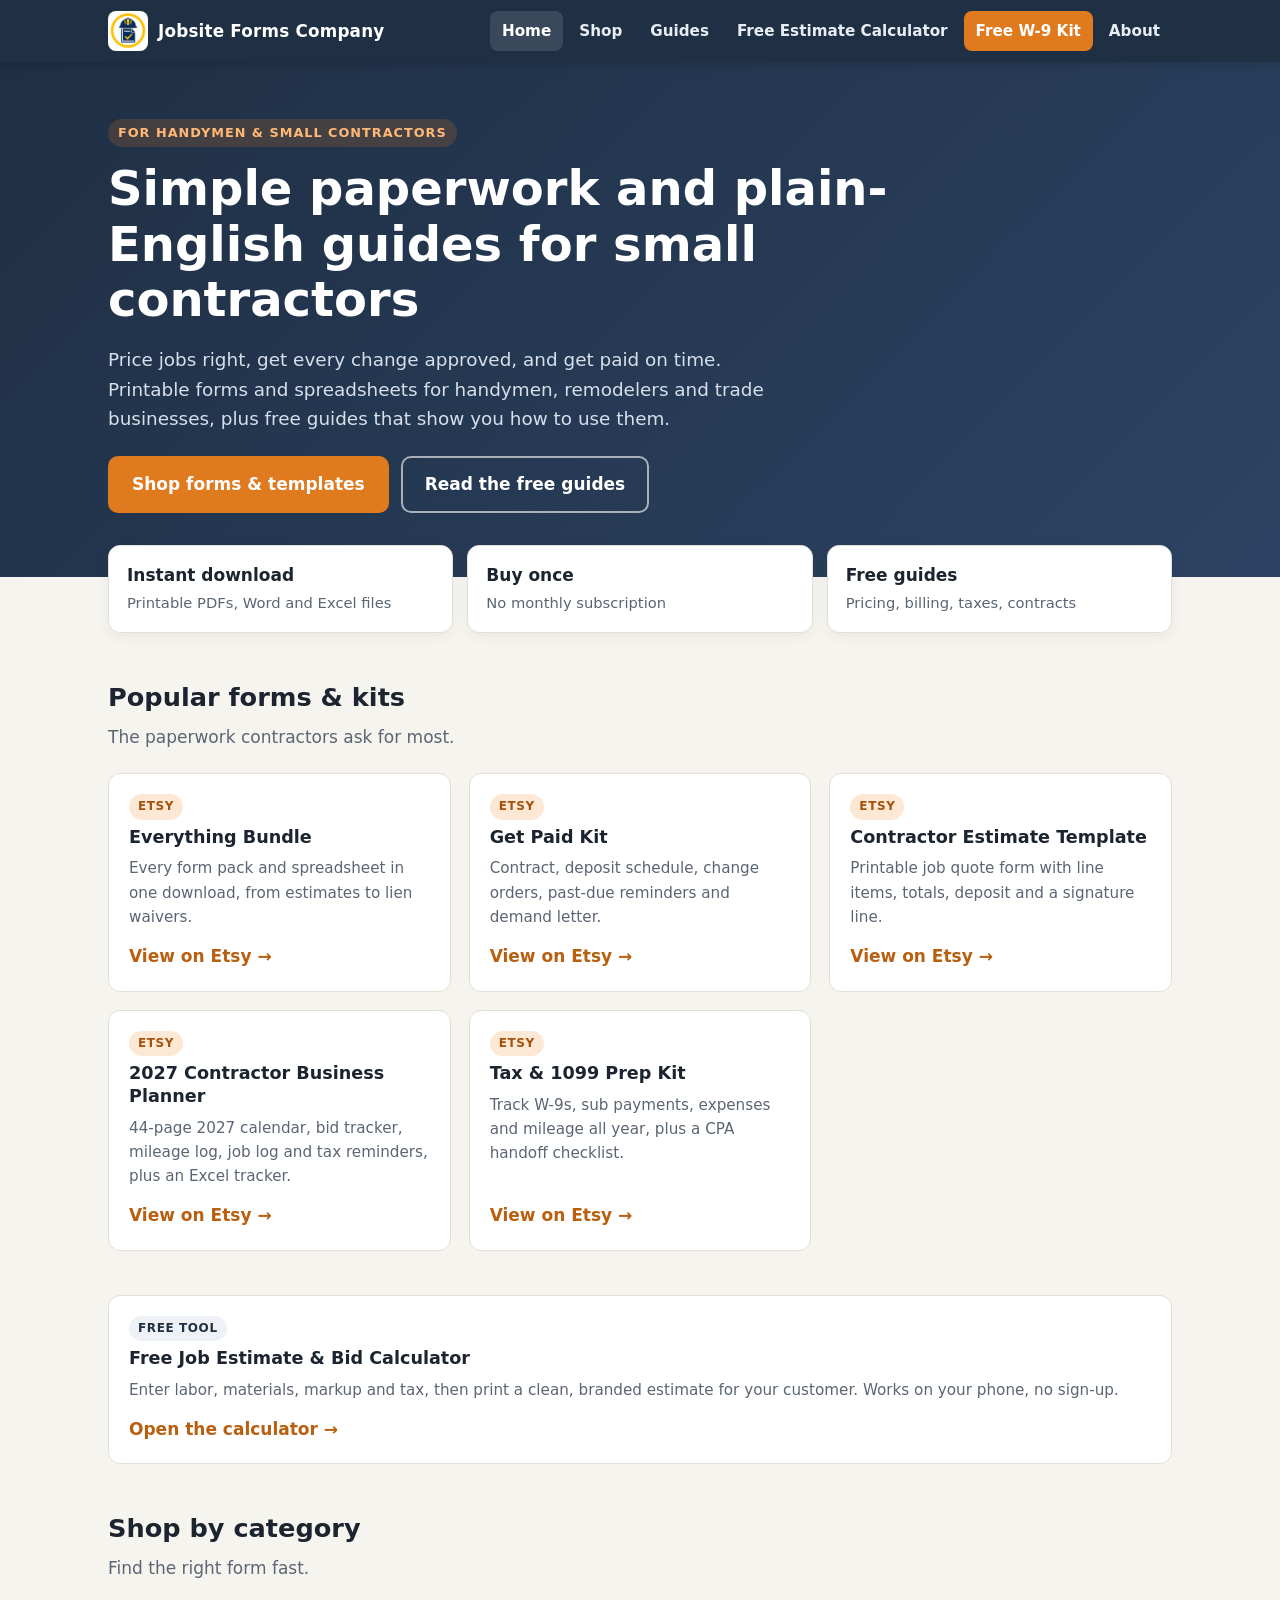
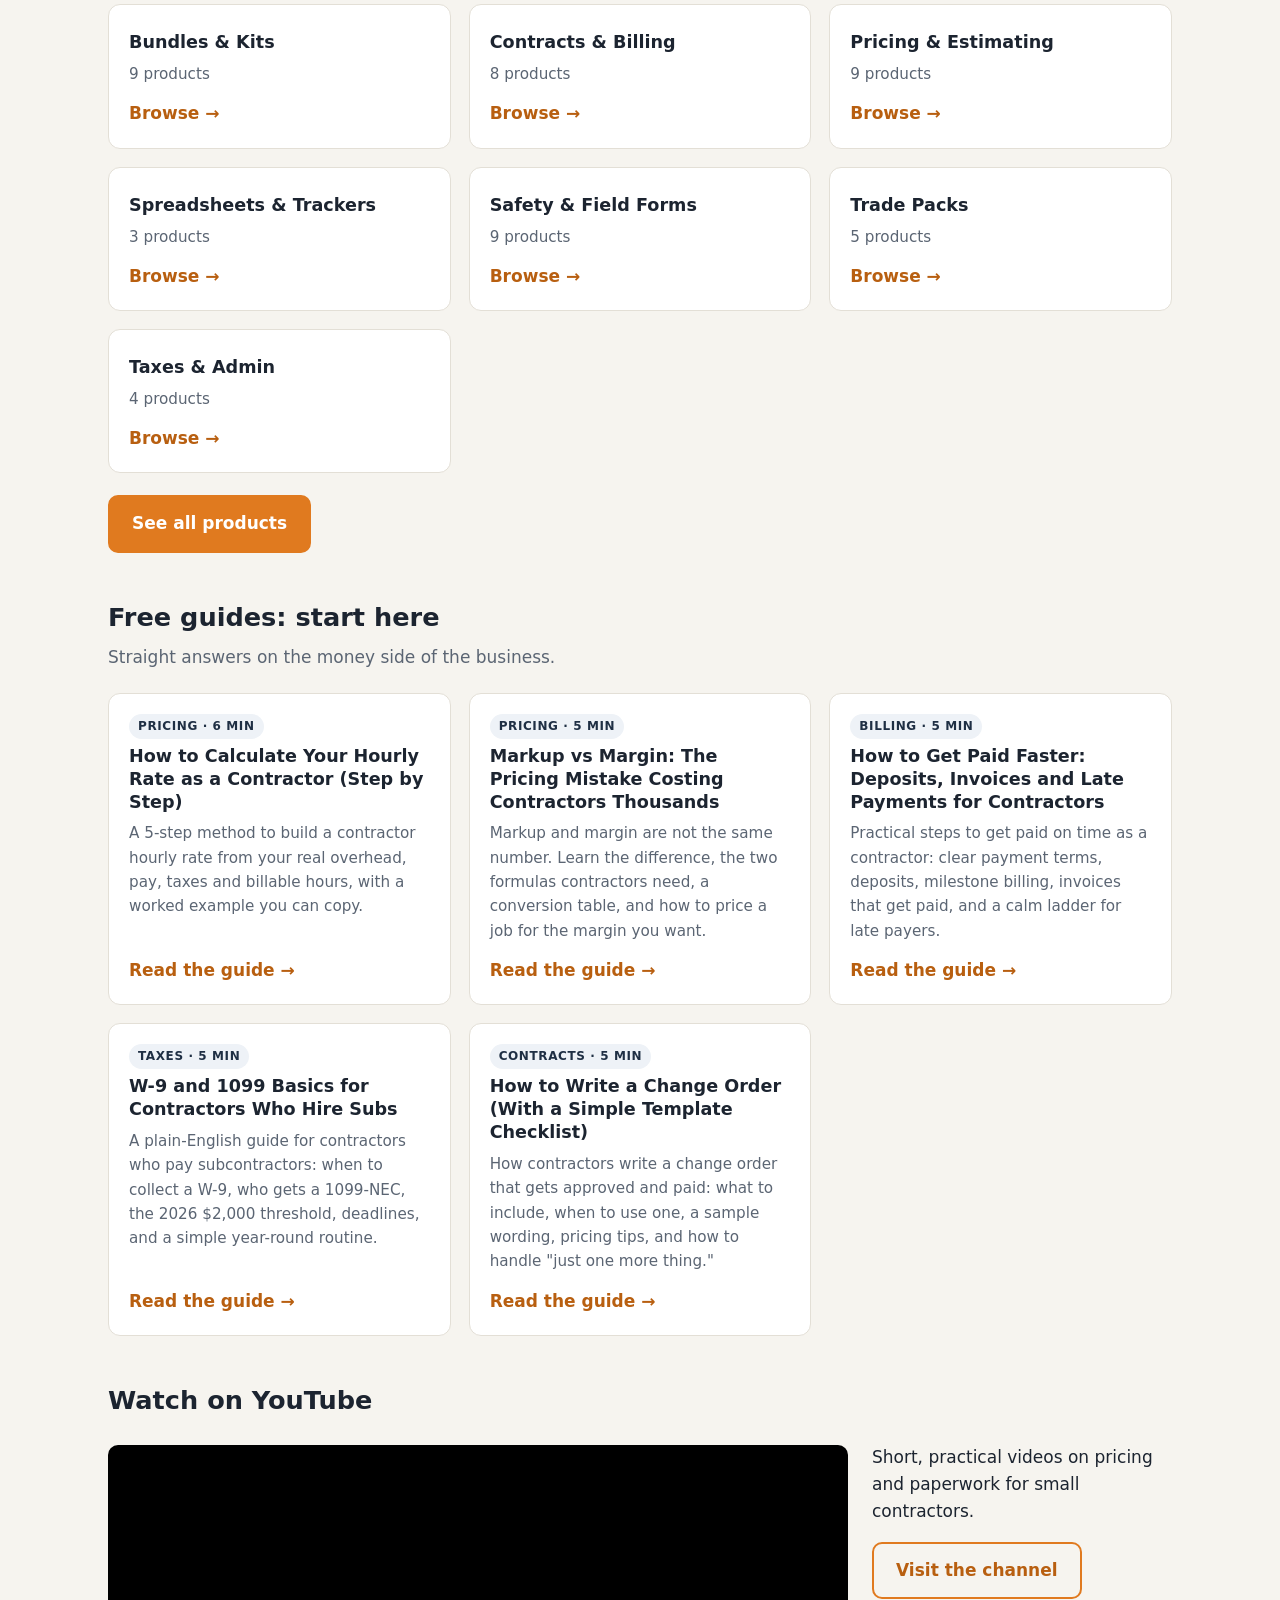
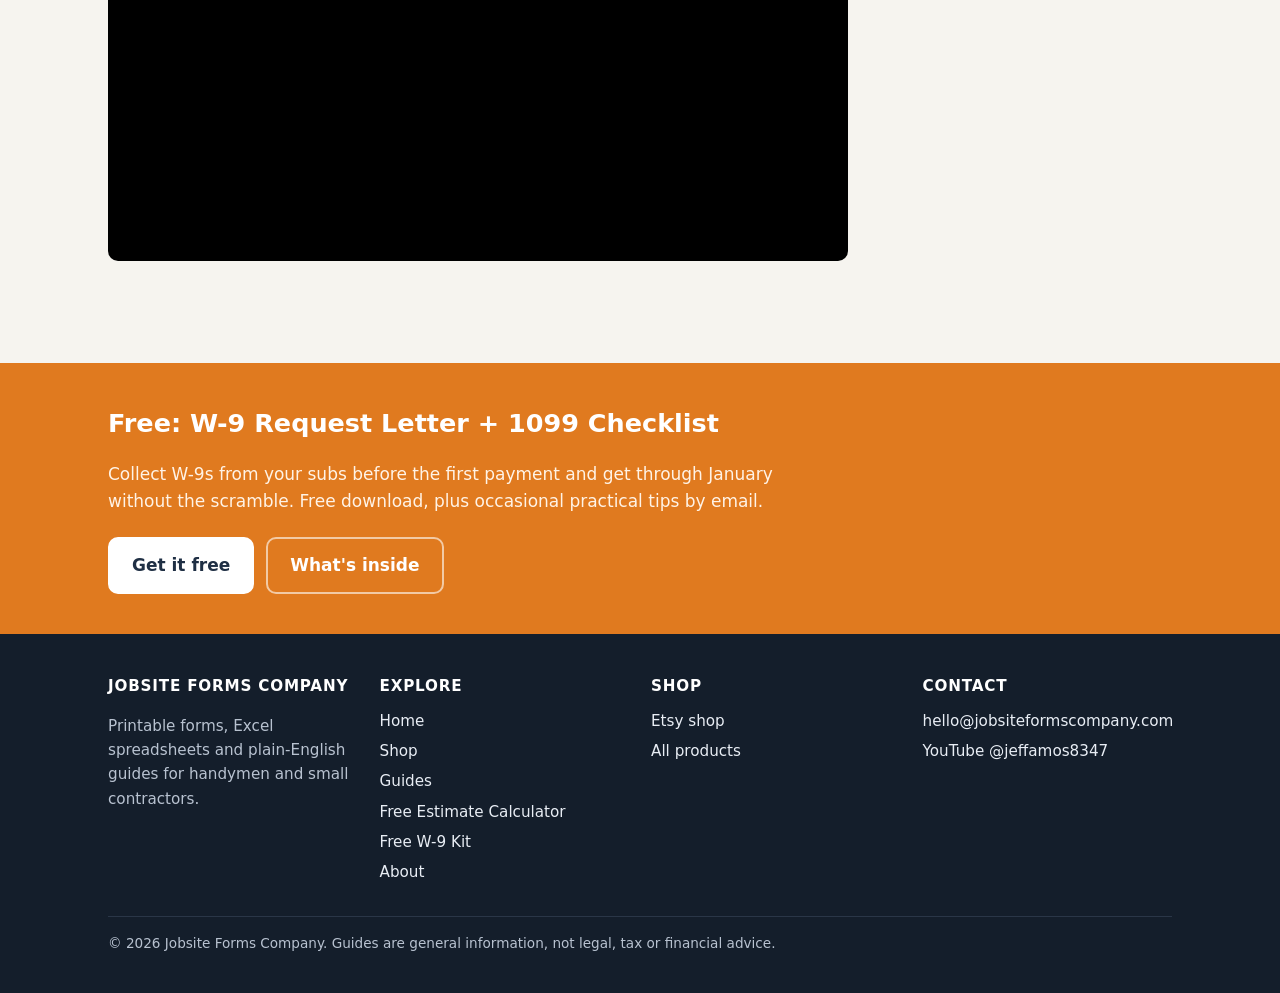
<file: index.html>
<!doctype html><html lang="en"><head><meta charset="utf-8"><meta name="viewport" content="width=device-width,initial-scale=1">
<title>Jobsite Forms Company | Contractor Forms, Templates and Guides</title><meta name="description" content="Printable contractor forms, Excel templates and free guides on pricing, change orders, invoicing and 1099s for handymen and small contractors."><link rel="canonical" href="https://jobsiteformscompany.com/"><meta name="theme-color" content="#1f2f44">
<meta property="og:title" content="Jobsite Forms Company | Contractor Forms, Templates and Guides"><meta property="og:description" content="Printable contractor forms, Excel templates and free guides on pricing, change orders, invoicing and 1099s for handymen and small contractors."><meta property="og:url" content="https://jobsiteformscompany.com/"><meta property="og:type" content="website"><meta property="og:image" content="https://jobsiteformscompany.com/img/logo.jpg"><meta name="twitter:card" content="summary">
<link rel="icon" href="/favicon.png"><style>:root{--ink:#1c2430;--muted:#5b6573;--bg:#f6f4ef;--card:#fff;--line:#e3dfd6;--brand:#e07a1f;--brand-d:#b85f10;--navy:#1f2f44;--r:12px}
*{box-sizing:border-box}html{scroll-behavior:smooth}body{margin:0;font:17px/1.6 system-ui,-apple-system,"Segoe UI",Roboto,sans-serif;color:var(--ink);background:var(--bg)}
img{max-width:100%;height:auto}a{color:var(--brand-d)}a:hover{color:var(--navy)}
.wrap{max-width:1100px;margin:0 auto;padding:0 18px}.narrow{max-width:760px}
.skip{position:absolute;left:-999px}.skip:focus{left:10px;top:10px;background:#fff;padding:8px;z-index:99}
:focus-visible{outline:3px solid var(--brand);outline-offset:2px}
.top{position:sticky;top:0;z-index:50;background:var(--navy);color:#fff;box-shadow:0 2px 10px rgba(0,0,0,.15)}
.top .wrap{display:flex;align-items:center;justify-content:space-between;min-height:62px;gap:12px}
.brand{display:flex;align-items:center;gap:10px;color:#fff;text-decoration:none;font-weight:800;font-size:1.05rem;letter-spacing:.2px}.brand img{border-radius:8px;background:#fff}
.brand:hover{color:#fff}
.menu-btn{display:none;background:none;border:2px solid rgba(255,255,255,.4);color:#fff;border-radius:8px;padding:6px 10px;font-size:1rem;cursor:pointer}
.nav{display:flex;gap:4px;align-items:center}
.nav a{color:#e8edf4;text-decoration:none;padding:8px 12px;border-radius:8px;font-weight:600;font-size:.95rem}
.nav a:hover,.nav a[aria-current=page]{background:rgba(255,255,255,.12);color:#fff}
.nav a.cta{background:var(--brand);color:#fff}.nav a.cta:hover{background:var(--brand-d)}
@media(max-width:860px){.menu-btn{display:block}.nav{display:none;position:absolute;left:0;right:0;top:62px;background:var(--navy);flex-direction:column;align-items:stretch;padding:8px 14px 16px;border-top:1px solid rgba(255,255,255,.1)}
.nav.open{display:flex}.nav a{padding:13px 12px;font-size:1.05rem}}
.hero{background:linear-gradient(135deg,#1f2f44 0%,#2c4363 100%);color:#fff;padding:56px 0 64px}
.hero h1{font-size:clamp(1.9rem,5vw,3rem);line-height:1.15;margin:0 0 14px;max-width:780px}
.hero .lead{color:#d7dfea;font-size:1.15rem;max-width:680px}
.eyebrow{display:inline-block;background:rgba(224,122,31,.18);color:#ffb876;font-weight:700;font-size:.8rem;letter-spacing:1px;text-transform:uppercase;padding:4px 10px;border-radius:99px;margin-bottom:14px}
.btns{display:flex;flex-wrap:wrap;gap:12px;margin-top:22px}
.btn{display:inline-block;background:var(--brand);color:#fff!important;text-decoration:none;font-weight:700;padding:13px 22px;border-radius:10px;border:2px solid var(--brand);text-align:center}
.btn:hover{background:var(--brand-d);border-color:var(--brand-d)}
.btn-alt{background:transparent;color:var(--brand-d)!important}.btn-alt:hover{background:var(--brand);color:#fff!important}
.hero .btn-alt,.signup .btn-alt{color:#fff!important;border-color:rgba(255,255,255,.6)}
.btn-light{background:#fff;color:var(--navy)!important;border-color:#fff}.btn-light:hover{background:#ffe3c7;border-color:#ffe3c7}
@media(max-width:520px){.btns .btn{flex:1 1 100%}}
.trust{display:grid;grid-template-columns:repeat(auto-fit,minmax(200px,1fr));gap:14px;margin:-32px auto 0;position:relative}
.trust div{background:#fff;border:1px solid var(--line);border-radius:var(--r);padding:16px 18px;box-shadow:0 4px 14px rgba(0,0,0,.05)}.trust b{display:block}.trust span{color:var(--muted);font-size:.92rem}
section.block{padding:44px 0}.block h2{font-size:1.6rem;margin:0 0 6px}.sub{color:var(--muted);margin:0 0 22px}
main{padding-bottom:40px}
.cards{display:grid;grid-template-columns:repeat(auto-fill,minmax(260px,1fr));gap:18px}
.card{display:flex;flex-direction:column;background:var(--card);border:1px solid var(--line);border-radius:var(--r);padding:20px;text-decoration:none;color:var(--ink);transition:transform .15s,box-shadow .15s}
a.card:hover{transform:translateY(-3px);box-shadow:0 10px 24px rgba(0,0,0,.08);color:var(--ink)}
.card h3{margin:6px 0 8px;font-size:1.1rem;line-height:1.3}.card p{margin:0 0 14px;color:var(--muted);font-size:.95rem;flex:1}
.card .go{font-weight:700;color:var(--brand-d)}.tag{font-size:.75rem;font-weight:700;text-transform:uppercase;letter-spacing:.6px;color:var(--navy);background:#eef2f7;border-radius:99px;padding:3px 9px;align-self:flex-start}
.tag.etsy{background:#fde8d6;color:#a4520c}.tag.free{background:#dff3e4;color:#1d6b35}
.chips{display:flex;flex-wrap:wrap;gap:8px;margin:18px 0 8px}.chips a{background:#fff;border:1px solid var(--line);border-radius:99px;padding:7px 14px;text-decoration:none;color:var(--navy);font-weight:600;font-size:.92rem}.chips a:hover{border-color:var(--brand)}
.cat{scroll-margin-top:80px;margin-top:36px}.cat h2{border-bottom:2px solid var(--line);padding-bottom:6px}
.pagehead{padding:34px 0 8px}.pagehead h1{font-size:clamp(1.7rem,4.5vw,2.5rem);line-height:1.2;margin:6px 0 10px}.lead{font-size:1.12rem;color:var(--muted)}
.crumbs{font-size:.9rem;color:var(--muted);padding-top:18px}.crumbs a{color:var(--muted)}.crumbs ol{list-style:none;padding:0;margin:0;display:flex;flex-wrap:wrap;gap:6px}.crumbs li+li:before{content:"›";margin-right:6px}
article{background:#fff;border:1px solid var(--line);border-radius:var(--r);padding:clamp(18px,4vw,40px)}
article h1{font-size:clamp(1.6rem,4.5vw,2.3rem);line-height:1.2;margin:0 0 8px}article h2{margin-top:1.8em;line-height:1.25}
.meta{color:var(--muted);font-size:.9rem}
.calc{background:#f3f6fa;border-left:4px solid var(--navy);padding:12px 16px;border-radius:6px;margin:14px 0;overflow-x:auto}
.note{background:#fff7ec;border:1px solid #f4d6b3;padding:14px 18px;border-radius:10px;margin:18px 0}
.product{background:#f3f6fa;border:1px solid var(--line);padding:20px;border-radius:var(--r);margin:26px 0}.product h3{margin-top:0}.product .btn{margin:6px 6px 0 0}
.sample{background:#fafafa;border:1px dashed #bbb;padding:14px;border-radius:8px;overflow-x:auto}
table{border-collapse:collapse;width:100%;display:block;overflow-x:auto}th,td{border:1px solid var(--line);padding:8px 10px;text-align:left}th{background:#f3f6fa}
.video{position:relative;padding-top:56.25%;margin:18px 0;border-radius:10px;overflow:hidden;background:#000}.video iframe{position:absolute;inset:0;width:100%;height:100%;border:0}
.layout{display:grid;gap:24px;grid-template-columns:1fr}@media(min-width:980px){.layout{grid-template-columns:1fr 300px}.side{position:sticky;top:84px;align-self:start}}
.side .box{background:#fff;border:1px solid var(--line);border-radius:var(--r);padding:18px;margin-bottom:16px}.side h2{font-size:1.05rem;margin:0 0 10px}.side ul{margin:0;padding-left:18px}.side li{margin:6px 0}
.related{margin-top:30px}
.small{font-size:.88rem;color:var(--muted)}
.signup{background:var(--brand);color:#fff;padding:40px 0}.signup h2{margin:0 0 8px}.signup p{max-width:680px;color:#fff3e6}
footer{background:#141e2b;color:#b8c2d0;padding:40px 0 24px;font-size:.95rem}footer a{color:#e8edf4;text-decoration:none}footer a:hover{color:#ffb876}
.fgrid{display:grid;grid-template-columns:repeat(auto-fit,minmax(180px,1fr));gap:22px}footer h3{color:#fff;font-size:.95rem;text-transform:uppercase;letter-spacing:.8px;margin:0 0 10px}footer ul{list-style:none;margin:0;padding:0}footer li{margin:6px 0}
.legal{border-top:1px solid #2a3647;margin-top:26px;padding-top:16px;font-size:.85rem}
.steps{counter-reset:s;display:grid;gap:14px;grid-template-columns:repeat(auto-fit,minmax(220px,1fr));padding:0;list-style:none}.steps li{background:#fff;border:1px solid var(--line);border-radius:var(--r);padding:18px}.steps li:before{counter-increment:s;content:counter(s);display:inline-grid;place-items:center;width:30px;height:30px;border-radius:50%;background:var(--brand);color:#fff;font-weight:800;margin-bottom:8px}

.card .thumb{margin:-20px -20px 14px;border-radius:calc(var(--r) - 1px) calc(var(--r) - 1px) 0 0;overflow:hidden;background:#eef2f7}
.card .thumb img{display:block;width:100%;height:auto;aspect-ratio:1;object-fit:cover}
.card .prices{display:flex;flex-wrap:wrap;gap:8px 16px;margin:0 0 12px;font-weight:700;font-size:.95rem}
.card .btns{margin-top:auto}
.card .btn{padding:10px 14px;font-size:.9rem}
div.card:hover{transform:translateY(-3px);box-shadow:0 10px 24px rgba(0,0,0,.08)}
</style><script type="application/ld+json">{"@context": "https://schema.org", "@type": "Organization", "name": "Jobsite Forms Company", "url": "https://jobsiteformscompany.com", "logo": "https://jobsiteformscompany.com/img/logo.jpg", "email": "hello@jobsiteformscompany.com", "sameAs": ["https://www.etsy.com/shop/JobsiteFormsCompany", "https://www.youtube.com/@jeffamos8347"]}</script><script type="application/ld+json">{"@context": "https://schema.org", "@type": "WebSite", "name": "Jobsite Forms Company", "url": "https://jobsiteformscompany.com"}</script></head><body>
<a class="skip" href="#main">Skip to content</a>
<header class="top"><div class="wrap"><a class="brand" href="/"><img src="/img/logo-96.png" width="40" height="40" alt="">Jobsite Forms Company</a>
<button class="menu-btn" aria-controls="nav" aria-expanded="false">☰ Menu</button>
<nav class="nav" id="nav" aria-label="Main"><a href="/" aria-current=page>Home</a><a href="/shop/">Shop</a><a href="/guides/">Guides</a><a href="/estimate/">Free Estimate Calculator</a><a href="/free-w9-kit/" class=cta>Free W-9 Kit</a><a href="/about/">About</a></nav></div></header>
<main id="main"><section class="hero"><div class="wrap"><span class="eyebrow">For handymen &amp; small contractors</span><h1>Simple paperwork and plain-English guides for small contractors</h1>
<p class="lead">Price jobs right, get every change approved, and get paid on time. Printable forms and spreadsheets for handymen, remodelers and trade businesses, plus free guides that show you how to use them.</p>
<div class="btns"><a class="btn" href="/shop/">Shop forms &amp; templates</a><a class="btn btn-alt" href="/guides/">Read the free guides</a></div></div></section>
<div class="wrap"><div class="trust"><div><b>Instant download</b><span>Printable PDFs, Word and Excel files</span></div><div><b>Buy once</b><span>No monthly subscription</span></div><div><b>Free guides</b><span>Pricing, billing, taxes, contracts</span></div></div>
<section class="block"><h2>Popular forms &amp; kits</h2><p class="sub">The paperwork contractors ask for most.</p><div class="cards"><a class="card" href="https://www.etsy.com/listing/4596966845"><span class="tag etsy">Etsy</span><h3>Everything Bundle</h3><p>Every form pack and spreadsheet in one download, from estimates to lien waivers.</p><span class="go">View on Etsy →</span></a><a class="card" href="https://www.etsy.com/listing/4598286855"><span class="tag etsy">Etsy</span><h3>Get Paid Kit</h3><p>Contract, deposit schedule, change orders, past-due reminders and demand letter.</p><span class="go">View on Etsy →</span></a><a class="card" href="https://www.etsy.com/listing/4596706158"><span class="tag etsy">Etsy</span><h3>Contractor Estimate Template</h3><p>Printable job quote form with line items, totals, deposit and a signature line.</p><span class="go">View on Etsy →</span></a><a class="card" href="https://www.etsy.com/listing/4615116971"><span class="tag etsy">Etsy</span><h3>2027 Contractor Business Planner</h3><p>44-page 2027 calendar, bid tracker, mileage log, job log and tax reminders, plus an Excel tracker.</p><span class="go">View on Etsy →</span></a><a class="card" href="https://www.etsy.com/listing/4598712466"><span class="tag etsy">Etsy</span><h3>Tax &amp; 1099 Prep Kit</h3><p>Track W-9s, sub payments, expenses and mileage all year, plus a CPA handoff checklist.</p><span class="go">View on Etsy →</span></a></div></section>
<section class="block" style="padding-top:0"><a class="card" href="/estimate/"><span class="tag">Free tool</span><h3>Free Job Estimate &amp; Bid Calculator</h3><p>Enter labor, materials, markup and tax, then print a clean, branded estimate for your customer. Works on your phone, no sign-up.</p><span class="go">Open the calculator →</span></a></section>
<section class="block" style="padding-top:0"><h2>Shop by category</h2><p class="sub">Find the right form fast.</p><div class="cards"><a class="card" href="/shop/#bundles-kits"><h3>Bundles &amp; Kits</h3><p>9 products</p><span class="go">Browse →</span></a><a class="card" href="/shop/#contracts-billing"><h3>Contracts &amp; Billing</h3><p>8 products</p><span class="go">Browse →</span></a><a class="card" href="/shop/#pricing-estimating"><h3>Pricing &amp; Estimating</h3><p>9 products</p><span class="go">Browse →</span></a><a class="card" href="/shop/#spreadsheets-trackers"><h3>Spreadsheets &amp; Trackers</h3><p>3 products</p><span class="go">Browse →</span></a><a class="card" href="/shop/#safety-field-forms"><h3>Safety &amp; Field Forms</h3><p>9 products</p><span class="go">Browse →</span></a><a class="card" href="/shop/#trade-packs"><h3>Trade Packs</h3><p>5 products</p><span class="go">Browse →</span></a><a class="card" href="/shop/#taxes-admin"><h3>Taxes &amp; Admin</h3><p>4 products</p><span class="go">Browse →</span></a></div><div class="btns"><a class="btn" href="/shop/">See all products</a></div></section>
<section class="block" style="padding-top:0"><h2>Free guides: start here</h2><p class="sub">Straight answers on the money side of the business.</p><div class="cards"><a class="card" href="/guides/contractor-hourly-rate/"><span class="tag">Pricing · 6 min</span><h3>How to Calculate Your Hourly Rate as a Contractor (Step by Step)</h3><p>A 5-step method to build a contractor hourly rate from your real overhead, pay, taxes and billable hours, with a worked example you can copy.</p><span class="go">Read the guide →</span></a><a class="card" href="/guides/markup-vs-margin/"><span class="tag">Pricing · 5 min</span><h3>Markup vs Margin: The Pricing Mistake Costing Contractors Thousands</h3><p>Markup and margin are not the same number. Learn the difference, the two formulas contractors need, a conversion table, and how to price a job for the margin you want.</p><span class="go">Read the guide →</span></a><a class="card" href="/guides/get-paid-faster/"><span class="tag">Billing · 5 min</span><h3>How to Get Paid Faster: Deposits, Invoices and Late Payments for Contractors</h3><p>Practical steps to get paid on time as a contractor: clear payment terms, deposits, milestone billing, invoices that get paid, and a calm ladder for late payers.</p><span class="go">Read the guide →</span></a><a class="card" href="/guides/w9-1099-basics-for-contractors/"><span class="tag">Taxes · 5 min</span><h3>W-9 and 1099 Basics for Contractors Who Hire Subs</h3><p>A plain-English guide for contractors who pay subcontractors: when to collect a W-9, who gets a 1099-NEC, the 2026 $2,000 threshold, deadlines, and a simple year-round routine.</p><span class="go">Read the guide →</span></a><a class="card" href="/guides/how-to-write-a-change-order/"><span class="tag">Contracts · 5 min</span><h3>How to Write a Change Order (With a Simple Template Checklist)</h3><p>How contractors write a change order that gets approved and paid: what to include, when to use one, a sample wording, pricing tips, and how to handle &quot;just one more thing.&quot;</p><span class="go">Read the guide →</span></a></div></section>
<section class="block" style="padding-top:0"><h2>Watch on YouTube</h2><div class="layout"><div class="video"><iframe src="https://www.youtube-nocookie.com/embed/GS68c1VyHbc" title="How to set your contractor hourly rate (video)" loading="lazy" allow="accelerometer; encrypted-media; picture-in-picture" allowfullscreen></iframe></div><div><p>Short, practical videos on pricing and paperwork for small contractors.</p><a class="btn btn-alt" href="https://www.youtube.com/@jeffamos8347">Visit the channel</a></div></div></section></div></main><section class="signup"><div class="wrap"><h2>Free: W-9 Request Letter + 1099 Checklist</h2><p>Collect W-9s from your subs before the first payment and get through January without the scramble. Free download, plus occasional practical tips by email.</p><div class="btns"><a class="btn btn-light" href="https://payhip.com/b/B1j3l">Get it free</a><a class="btn btn-alt" href="/free-w9-kit/">What's inside</a></div></div></section>
<footer><div class="wrap"><div class="fgrid">
<div><h3>Jobsite Forms Company</h3><p>Printable forms, Excel spreadsheets and plain-English guides for handymen and small contractors.</p></div>
<div><h3>Explore</h3><ul><li><a href="/">Home</a></li><li><a href="/shop/">Shop</a></li><li><a href="/guides/">Guides</a></li><li><a href="/estimate/">Free Estimate Calculator</a></li><li><a href="/free-w9-kit/">Free W-9 Kit</a></li><li><a href="/about/">About</a></li></ul></div>
<div><h3>Shop</h3><ul><li><a href="https://www.etsy.com/shop/JobsiteFormsCompany">Etsy shop</a></li><li><a href="/shop/">All products</a></li></ul></div>
<div><h3>Contact</h3><ul><li><a href="mailto:hello@jobsiteformscompany.com">hello@jobsiteformscompany.com</a></li><li><a href="https://www.youtube.com/@jeffamos8347">YouTube @jeffamos8347</a></li></ul></div>
</div><p class="legal">© 2026 Jobsite Forms Company. Guides are general information, not legal, tax or financial advice.</p></div></footer>
<script>(function(){var b=document.querySelector('.menu-btn'),n=document.getElementById('nav');b.addEventListener('click',function(){var o=n.classList.toggle('open');b.setAttribute('aria-expanded',o);b.textContent=o?'✕ Close':'☰ Menu'});document.addEventListener('keydown',function(e){if(e.key==='Escape'&&n.classList.contains('open')){b.click();b.focus()}})})();</script></body></html>
</file>
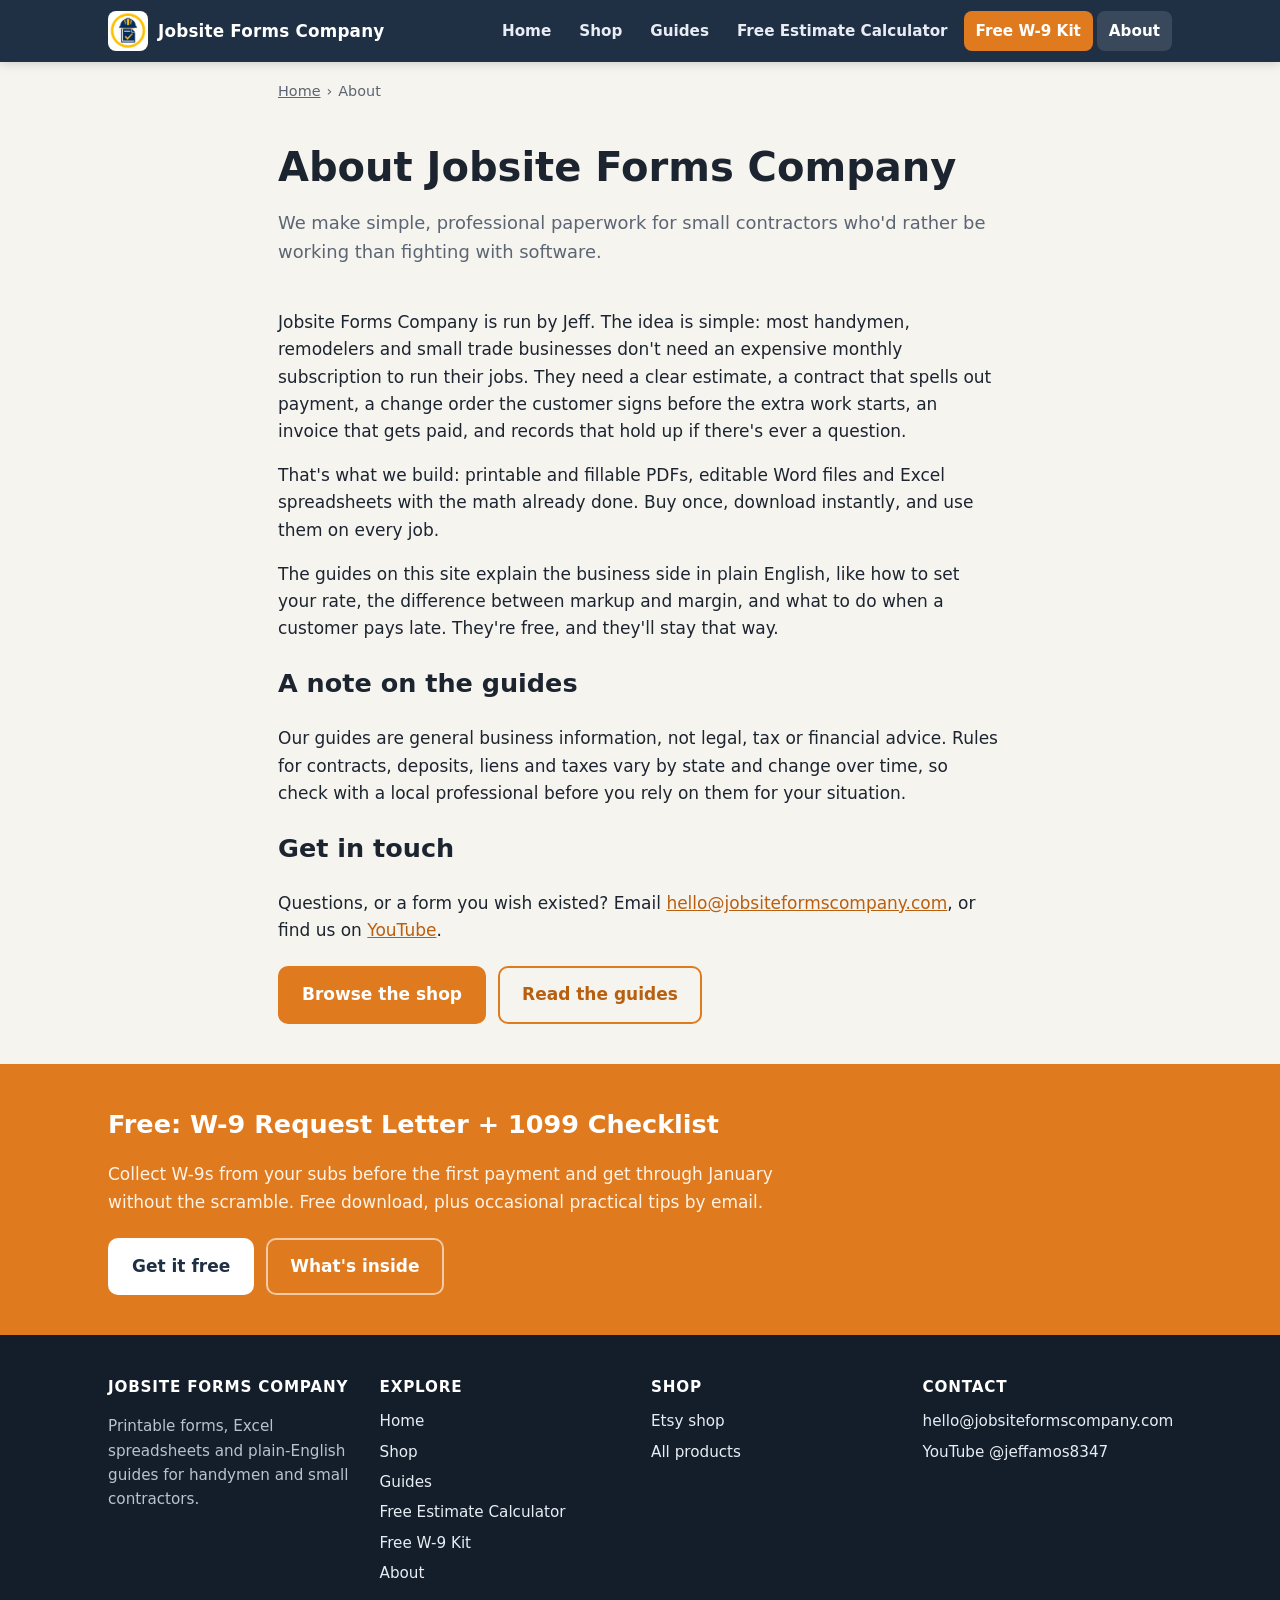
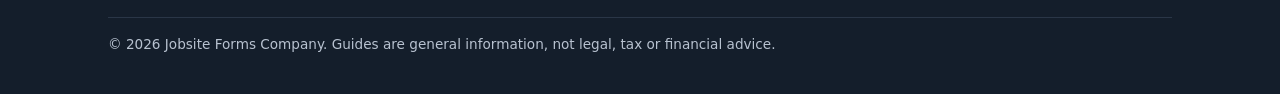
<file: about/index.html>
<!doctype html><html lang="en"><head><meta charset="utf-8"><meta name="viewport" content="width=device-width,initial-scale=1">
<title>About Jobsite Forms Company</title><meta name="description" content="Jobsite Forms Company makes simple printable forms and Excel templates for handymen and small contractors, plus free plain-English business guides."><link rel="canonical" href="https://jobsiteformscompany.com/about/"><meta name="theme-color" content="#1f2f44">
<meta property="og:title" content="About Jobsite Forms Company"><meta property="og:description" content="Jobsite Forms Company makes simple printable forms and Excel templates for handymen and small contractors, plus free plain-English business guides."><meta property="og:url" content="https://jobsiteformscompany.com/about/"><meta property="og:type" content="website"><meta property="og:image" content="https://jobsiteformscompany.com/img/logo.jpg"><meta name="twitter:card" content="summary">
<link rel="icon" href="/favicon.png"><style>:root{--ink:#1c2430;--muted:#5b6573;--bg:#f6f4ef;--card:#fff;--line:#e3dfd6;--brand:#e07a1f;--brand-d:#b85f10;--navy:#1f2f44;--r:12px}
*{box-sizing:border-box}html{scroll-behavior:smooth}body{margin:0;font:17px/1.6 system-ui,-apple-system,"Segoe UI",Roboto,sans-serif;color:var(--ink);background:var(--bg)}
img{max-width:100%;height:auto}a{color:var(--brand-d)}a:hover{color:var(--navy)}
.wrap{max-width:1100px;margin:0 auto;padding:0 18px}.narrow{max-width:760px}
.skip{position:absolute;left:-999px}.skip:focus{left:10px;top:10px;background:#fff;padding:8px;z-index:99}
:focus-visible{outline:3px solid var(--brand);outline-offset:2px}
.top{position:sticky;top:0;z-index:50;background:var(--navy);color:#fff;box-shadow:0 2px 10px rgba(0,0,0,.15)}
.top .wrap{display:flex;align-items:center;justify-content:space-between;min-height:62px;gap:12px}
.brand{display:flex;align-items:center;gap:10px;color:#fff;text-decoration:none;font-weight:800;font-size:1.05rem;letter-spacing:.2px}.brand img{border-radius:8px;background:#fff}
.brand:hover{color:#fff}
.menu-btn{display:none;background:none;border:2px solid rgba(255,255,255,.4);color:#fff;border-radius:8px;padding:6px 10px;font-size:1rem;cursor:pointer}
.nav{display:flex;gap:4px;align-items:center}
.nav a{color:#e8edf4;text-decoration:none;padding:8px 12px;border-radius:8px;font-weight:600;font-size:.95rem}
.nav a:hover,.nav a[aria-current=page]{background:rgba(255,255,255,.12);color:#fff}
.nav a.cta{background:var(--brand);color:#fff}.nav a.cta:hover{background:var(--brand-d)}
@media(max-width:860px){.menu-btn{display:block}.nav{display:none;position:absolute;left:0;right:0;top:62px;background:var(--navy);flex-direction:column;align-items:stretch;padding:8px 14px 16px;border-top:1px solid rgba(255,255,255,.1)}
.nav.open{display:flex}.nav a{padding:13px 12px;font-size:1.05rem}}
.hero{background:linear-gradient(135deg,#1f2f44 0%,#2c4363 100%);color:#fff;padding:56px 0 64px}
.hero h1{font-size:clamp(1.9rem,5vw,3rem);line-height:1.15;margin:0 0 14px;max-width:780px}
.hero .lead{color:#d7dfea;font-size:1.15rem;max-width:680px}
.eyebrow{display:inline-block;background:rgba(224,122,31,.18);color:#ffb876;font-weight:700;font-size:.8rem;letter-spacing:1px;text-transform:uppercase;padding:4px 10px;border-radius:99px;margin-bottom:14px}
.btns{display:flex;flex-wrap:wrap;gap:12px;margin-top:22px}
.btn{display:inline-block;background:var(--brand);color:#fff!important;text-decoration:none;font-weight:700;padding:13px 22px;border-radius:10px;border:2px solid var(--brand);text-align:center}
.btn:hover{background:var(--brand-d);border-color:var(--brand-d)}
.btn-alt{background:transparent;color:var(--brand-d)!important}.btn-alt:hover{background:var(--brand);color:#fff!important}
.hero .btn-alt,.signup .btn-alt{color:#fff!important;border-color:rgba(255,255,255,.6)}
.btn-light{background:#fff;color:var(--navy)!important;border-color:#fff}.btn-light:hover{background:#ffe3c7;border-color:#ffe3c7}
@media(max-width:520px){.btns .btn{flex:1 1 100%}}
.trust{display:grid;grid-template-columns:repeat(auto-fit,minmax(200px,1fr));gap:14px;margin:-32px auto 0;position:relative}
.trust div{background:#fff;border:1px solid var(--line);border-radius:var(--r);padding:16px 18px;box-shadow:0 4px 14px rgba(0,0,0,.05)}.trust b{display:block}.trust span{color:var(--muted);font-size:.92rem}
section.block{padding:44px 0}.block h2{font-size:1.6rem;margin:0 0 6px}.sub{color:var(--muted);margin:0 0 22px}
main{padding-bottom:40px}
.cards{display:grid;grid-template-columns:repeat(auto-fill,minmax(260px,1fr));gap:18px}
.card{display:flex;flex-direction:column;background:var(--card);border:1px solid var(--line);border-radius:var(--r);padding:20px;text-decoration:none;color:var(--ink);transition:transform .15s,box-shadow .15s}
a.card:hover{transform:translateY(-3px);box-shadow:0 10px 24px rgba(0,0,0,.08);color:var(--ink)}
.card h3{margin:6px 0 8px;font-size:1.1rem;line-height:1.3}.card p{margin:0 0 14px;color:var(--muted);font-size:.95rem;flex:1}
.card .go{font-weight:700;color:var(--brand-d)}.tag{font-size:.75rem;font-weight:700;text-transform:uppercase;letter-spacing:.6px;color:var(--navy);background:#eef2f7;border-radius:99px;padding:3px 9px;align-self:flex-start}
.tag.etsy{background:#fde8d6;color:#a4520c}.tag.free{background:#dff3e4;color:#1d6b35}
.chips{display:flex;flex-wrap:wrap;gap:8px;margin:18px 0 8px}.chips a{background:#fff;border:1px solid var(--line);border-radius:99px;padding:7px 14px;text-decoration:none;color:var(--navy);font-weight:600;font-size:.92rem}.chips a:hover{border-color:var(--brand)}
.cat{scroll-margin-top:80px;margin-top:36px}.cat h2{border-bottom:2px solid var(--line);padding-bottom:6px}
.pagehead{padding:34px 0 8px}.pagehead h1{font-size:clamp(1.7rem,4.5vw,2.5rem);line-height:1.2;margin:6px 0 10px}.lead{font-size:1.12rem;color:var(--muted)}
.crumbs{font-size:.9rem;color:var(--muted);padding-top:18px}.crumbs a{color:var(--muted)}.crumbs ol{list-style:none;padding:0;margin:0;display:flex;flex-wrap:wrap;gap:6px}.crumbs li+li:before{content:"›";margin-right:6px}
article{background:#fff;border:1px solid var(--line);border-radius:var(--r);padding:clamp(18px,4vw,40px)}
article h1{font-size:clamp(1.6rem,4.5vw,2.3rem);line-height:1.2;margin:0 0 8px}article h2{margin-top:1.8em;line-height:1.25}
.meta{color:var(--muted);font-size:.9rem}
.calc{background:#f3f6fa;border-left:4px solid var(--navy);padding:12px 16px;border-radius:6px;margin:14px 0;overflow-x:auto}
.note{background:#fff7ec;border:1px solid #f4d6b3;padding:14px 18px;border-radius:10px;margin:18px 0}
.product{background:#f3f6fa;border:1px solid var(--line);padding:20px;border-radius:var(--r);margin:26px 0}.product h3{margin-top:0}.product .btn{margin:6px 6px 0 0}
.sample{background:#fafafa;border:1px dashed #bbb;padding:14px;border-radius:8px;overflow-x:auto}
table{border-collapse:collapse;width:100%;display:block;overflow-x:auto}th,td{border:1px solid var(--line);padding:8px 10px;text-align:left}th{background:#f3f6fa}
.video{position:relative;padding-top:56.25%;margin:18px 0;border-radius:10px;overflow:hidden;background:#000}.video iframe{position:absolute;inset:0;width:100%;height:100%;border:0}
.layout{display:grid;gap:24px;grid-template-columns:1fr}@media(min-width:980px){.layout{grid-template-columns:1fr 300px}.side{position:sticky;top:84px;align-self:start}}
.side .box{background:#fff;border:1px solid var(--line);border-radius:var(--r);padding:18px;margin-bottom:16px}.side h2{font-size:1.05rem;margin:0 0 10px}.side ul{margin:0;padding-left:18px}.side li{margin:6px 0}
.related{margin-top:30px}
.small{font-size:.88rem;color:var(--muted)}
.signup{background:var(--brand);color:#fff;padding:40px 0}.signup h2{margin:0 0 8px}.signup p{max-width:680px;color:#fff3e6}
footer{background:#141e2b;color:#b8c2d0;padding:40px 0 24px;font-size:.95rem}footer a{color:#e8edf4;text-decoration:none}footer a:hover{color:#ffb876}
.fgrid{display:grid;grid-template-columns:repeat(auto-fit,minmax(180px,1fr));gap:22px}footer h3{color:#fff;font-size:.95rem;text-transform:uppercase;letter-spacing:.8px;margin:0 0 10px}footer ul{list-style:none;margin:0;padding:0}footer li{margin:6px 0}
.legal{border-top:1px solid #2a3647;margin-top:26px;padding-top:16px;font-size:.85rem}
.steps{counter-reset:s;display:grid;gap:14px;grid-template-columns:repeat(auto-fit,minmax(220px,1fr));padding:0;list-style:none}.steps li{background:#fff;border:1px solid var(--line);border-radius:var(--r);padding:18px}.steps li:before{counter-increment:s;content:counter(s);display:inline-grid;place-items:center;width:30px;height:30px;border-radius:50%;background:var(--brand);color:#fff;font-weight:800;margin-bottom:8px}

.card .thumb{margin:-20px -20px 14px;border-radius:calc(var(--r) - 1px) calc(var(--r) - 1px) 0 0;overflow:hidden;background:#eef2f7}
.card .thumb img{display:block;width:100%;height:auto;aspect-ratio:1;object-fit:cover}
.card .prices{display:flex;flex-wrap:wrap;gap:8px 16px;margin:0 0 12px;font-weight:700;font-size:.95rem}
.card .btns{margin-top:auto}
.card .btn{padding:10px 14px;font-size:.9rem}
div.card:hover{transform:translateY(-3px);box-shadow:0 10px 24px rgba(0,0,0,.08)}
</style><script type="application/ld+json">{"@context": "https://schema.org", "@type": "BreadcrumbList", "itemListElement": [{"@type": "ListItem", "position": 1, "name": "Home", "item": "https://jobsiteformscompany.com/"}, {"@type": "ListItem", "position": 2, "name": "About", "item": "https://jobsiteformscompany.com/about/"}]}</script></head><body>
<a class="skip" href="#main">Skip to content</a>
<header class="top"><div class="wrap"><a class="brand" href="/"><img src="/img/logo-96.png" width="40" height="40" alt="">Jobsite Forms Company</a>
<button class="menu-btn" aria-controls="nav" aria-expanded="false">☰ Menu</button>
<nav class="nav" id="nav" aria-label="Main"><a href="/">Home</a><a href="/shop/">Shop</a><a href="/guides/">Guides</a><a href="/estimate/">Free Estimate Calculator</a><a href="/free-w9-kit/" class=cta>Free W-9 Kit</a><a href="/about/" aria-current=page>About</a></nav></div></header>
<main id="main"><div class="wrap narrow"><nav class="crumbs" aria-label="Breadcrumb"><ol><li><a href="/">Home</a></li><li aria-current="page">About</li></ol></nav><div class="pagehead"><h1>About Jobsite Forms Company</h1>
<p class="lead">We make simple, professional paperwork for small contractors who'd rather be working than fighting with software.</p></div>
<p>Jobsite Forms Company is run by Jeff. The idea is simple: most handymen, remodelers and small trade businesses don't need an expensive monthly subscription to run their jobs. They need a clear estimate, a contract that spells out payment, a change order the customer signs before the extra work starts, an invoice that gets paid, and records that hold up if there's ever a question.</p>
<p>That's what we build: printable and fillable PDFs, editable Word files and Excel spreadsheets with the math already done. Buy once, download instantly, and use them on every job.</p>
<p>The guides on this site explain the business side in plain English, like how to set your rate, the difference between markup and margin, and what to do when a customer pays late. They're free, and they'll stay that way.</p>
<h2>A note on the guides</h2><p>Our guides are general business information, not legal, tax or financial advice. Rules for contracts, deposits, liens and taxes vary by state and change over time, so check with a local professional before you rely on them for your situation.</p>
<h2>Get in touch</h2><p>Questions, or a form you wish existed? Email <a href="mailto:hello@jobsiteformscompany.com">hello@jobsiteformscompany.com</a>, or find us on <a href="https://www.youtube.com/@jeffamos8347">YouTube</a>.</p>
<div class="btns"><a class="btn" href="/shop/">Browse the shop</a><a class="btn btn-alt" href="/guides/">Read the guides</a></div></div></main><section class="signup"><div class="wrap"><h2>Free: W-9 Request Letter + 1099 Checklist</h2><p>Collect W-9s from your subs before the first payment and get through January without the scramble. Free download, plus occasional practical tips by email.</p><div class="btns"><a class="btn btn-light" href="https://payhip.com/b/B1j3l">Get it free</a><a class="btn btn-alt" href="/free-w9-kit/">What's inside</a></div></div></section>
<footer><div class="wrap"><div class="fgrid">
<div><h3>Jobsite Forms Company</h3><p>Printable forms, Excel spreadsheets and plain-English guides for handymen and small contractors.</p></div>
<div><h3>Explore</h3><ul><li><a href="/">Home</a></li><li><a href="/shop/">Shop</a></li><li><a href="/guides/">Guides</a></li><li><a href="/estimate/">Free Estimate Calculator</a></li><li><a href="/free-w9-kit/">Free W-9 Kit</a></li><li><a href="/about/">About</a></li></ul></div>
<div><h3>Shop</h3><ul><li><a href="https://www.etsy.com/shop/JobsiteFormsCompany">Etsy shop</a></li><li><a href="/shop/">All products</a></li></ul></div>
<div><h3>Contact</h3><ul><li><a href="mailto:hello@jobsiteformscompany.com">hello@jobsiteformscompany.com</a></li><li><a href="https://www.youtube.com/@jeffamos8347">YouTube @jeffamos8347</a></li></ul></div>
</div><p class="legal">© 2026 Jobsite Forms Company. Guides are general information, not legal, tax or financial advice.</p></div></footer>
<script>(function(){var b=document.querySelector('.menu-btn'),n=document.getElementById('nav');b.addEventListener('click',function(){var o=n.classList.toggle('open');b.setAttribute('aria-expanded',o);b.textContent=o?'✕ Close':'☰ Menu'});document.addEventListener('keydown',function(e){if(e.key==='Escape'&&n.classList.contains('open')){b.click();b.focus()}})})();</script></body></html>
</file>
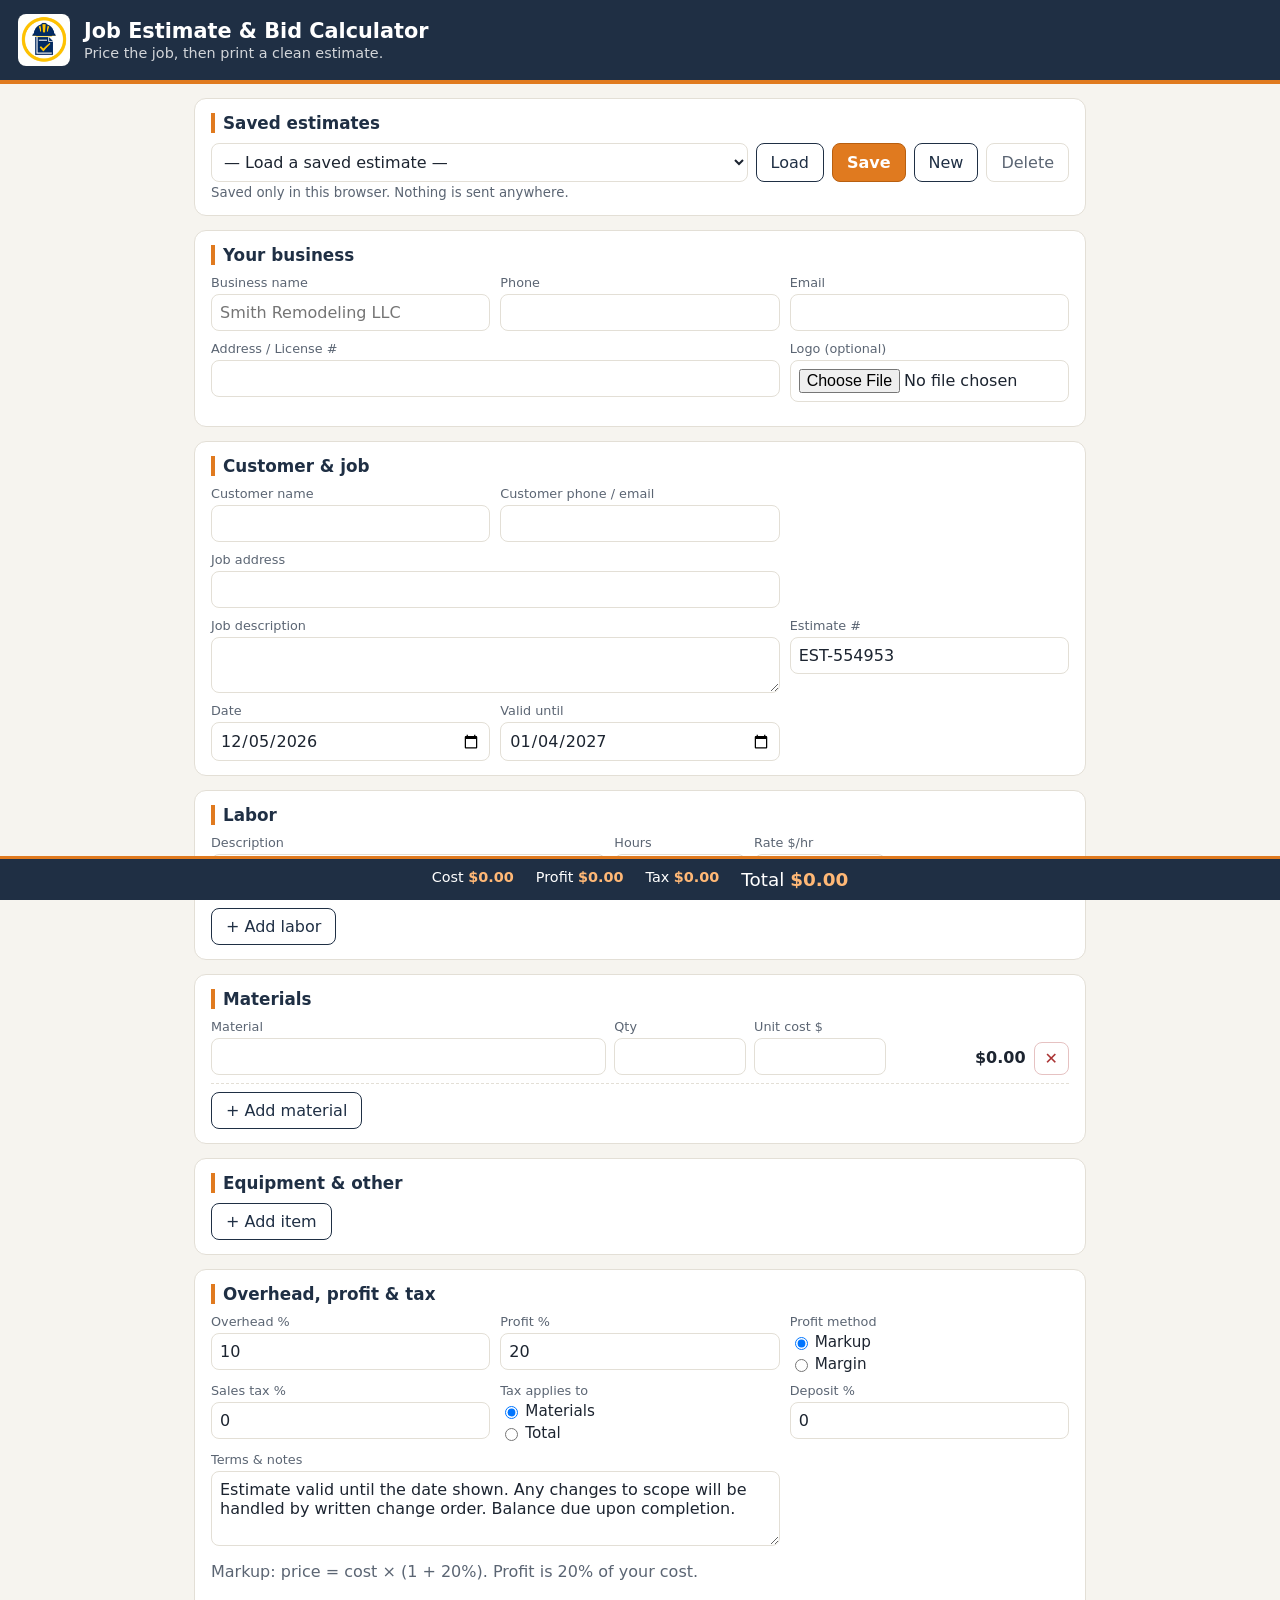
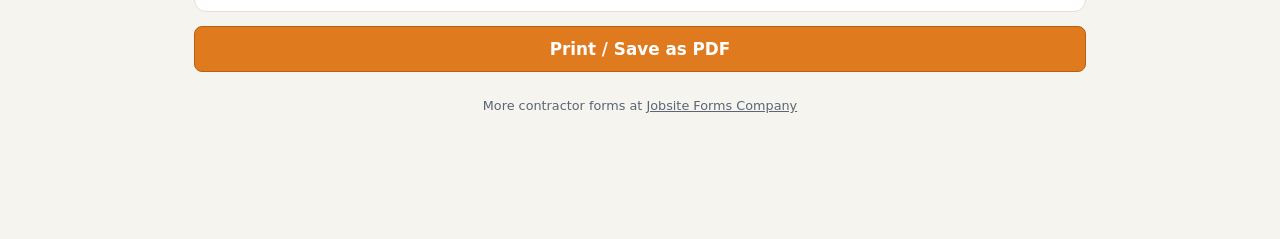
<file: estimate/index.html>
<!doctype html><html lang="en"><head><meta charset="utf-8"><meta name="viewport" content="width=device-width,initial-scale=1">
<title>Job Estimate &amp; Bid Calculator | Jobsite Forms Company</title><link rel="icon" href="logo-96.png"><link rel="stylesheet" href="styles.css"></head><body>
<header class="top no-print"><img src="logo-96.png" alt=""><div><h1>Job Estimate &amp; Bid Calculator</h1><p>Price the job, then print a clean estimate.</p></div></header>
<main class="wrap no-print">
<section class="card"><h2>Saved estimates</h2><div class="row"><select id="savedList"><option value="">— Load a saved estimate —</option></select>
<button id="loadBtn">Load</button><button id="saveBtn" class="pri">Save</button><button id="newBtn">New</button><button id="delBtn" class="ghost">Delete</button></div><small class="muted">Saved only in this browser. Nothing is sent anywhere.</small></section>
<section class="card"><h2>Your business</h2><div class="grid">
<label>Business name<input data-f="bizName" placeholder="Smith Remodeling LLC"></label>
<label>Phone<input data-f="bizPhone"></label><label>Email<input data-f="bizEmail"></label>
<label class="span2">Address / License #<input data-f="bizAddr"></label>
<label>Logo (optional)<input type="file" id="logoFile" accept="image/*"></label><div id="logoPrev"></div></div></section>
<section class="card"><h2>Customer &amp; job</h2><div class="grid">
<label>Customer name<input data-f="custName"></label><label>Customer phone / email<input data-f="custContact"></label>
<label class="span2">Job address<input data-f="jobAddr"></label><label class="span2">Job description<textarea data-f="jobDesc" rows="2"></textarea></label>
<label>Estimate #<input data-f="estNo"></label><label>Date<input type="date" data-f="estDate"></label><label>Valid until<input type="date" data-f="validUntil"></label></div></section>
<section class="card"><h2>Labor</h2><div id="labor" class="items"></div><button data-add="labor">+ Add labor</button></section>
<section class="card"><h2>Materials</h2><div id="materials" class="items"></div><button data-add="materials">+ Add material</button></section>
<section class="card"><h2>Equipment &amp; other</h2><div id="other" class="items"></div><button data-add="other">+ Add item</button></section>
<section class="card"><h2>Overhead, profit &amp; tax</h2><div class="grid">
<label>Overhead %<input type="number" step="any" data-f="overheadPct"></label>
<label>Profit %<input type="number" step="any" data-f="profitPct"></label>
<div class="seg"><span>Profit method</span><label><input type="radio" name="mode" value="markup" data-f="mode">Markup</label><label><input type="radio" name="mode" value="margin" data-f="mode">Margin</label></div>
<label>Sales tax %<input type="number" step="any" data-f="taxPct"></label>
<div class="seg"><span>Tax applies to</span><label><input type="radio" name="taxOn" value="materials" data-f="taxOn">Materials</label><label><input type="radio" name="taxOn" value="total" data-f="taxOn">Total</label></div>
<label>Deposit %<input type="number" step="any" data-f="depositPct"></label>
<label class="span2">Terms &amp; notes<textarea data-f="terms" rows="3"></textarea></label></div>
<p class="muted" id="modeHelp"></p></section>
</main>
<aside class="totals no-print" id="totals"></aside>
<div class="actions no-print wrap"><button class="pri big" onclick="window.print()">Print / Save as PDF</button></div>
<article id="printDoc"></article>
<footer class="no-print">More contractor forms at <a href="https://www.etsy.com/shop/JobSiteFormsCompany" rel="noopener" target="_blank">Jobsite Forms Company</a></footer>
<script src="calc.js"></script><script src="app.js"></script></body></html>
</file>
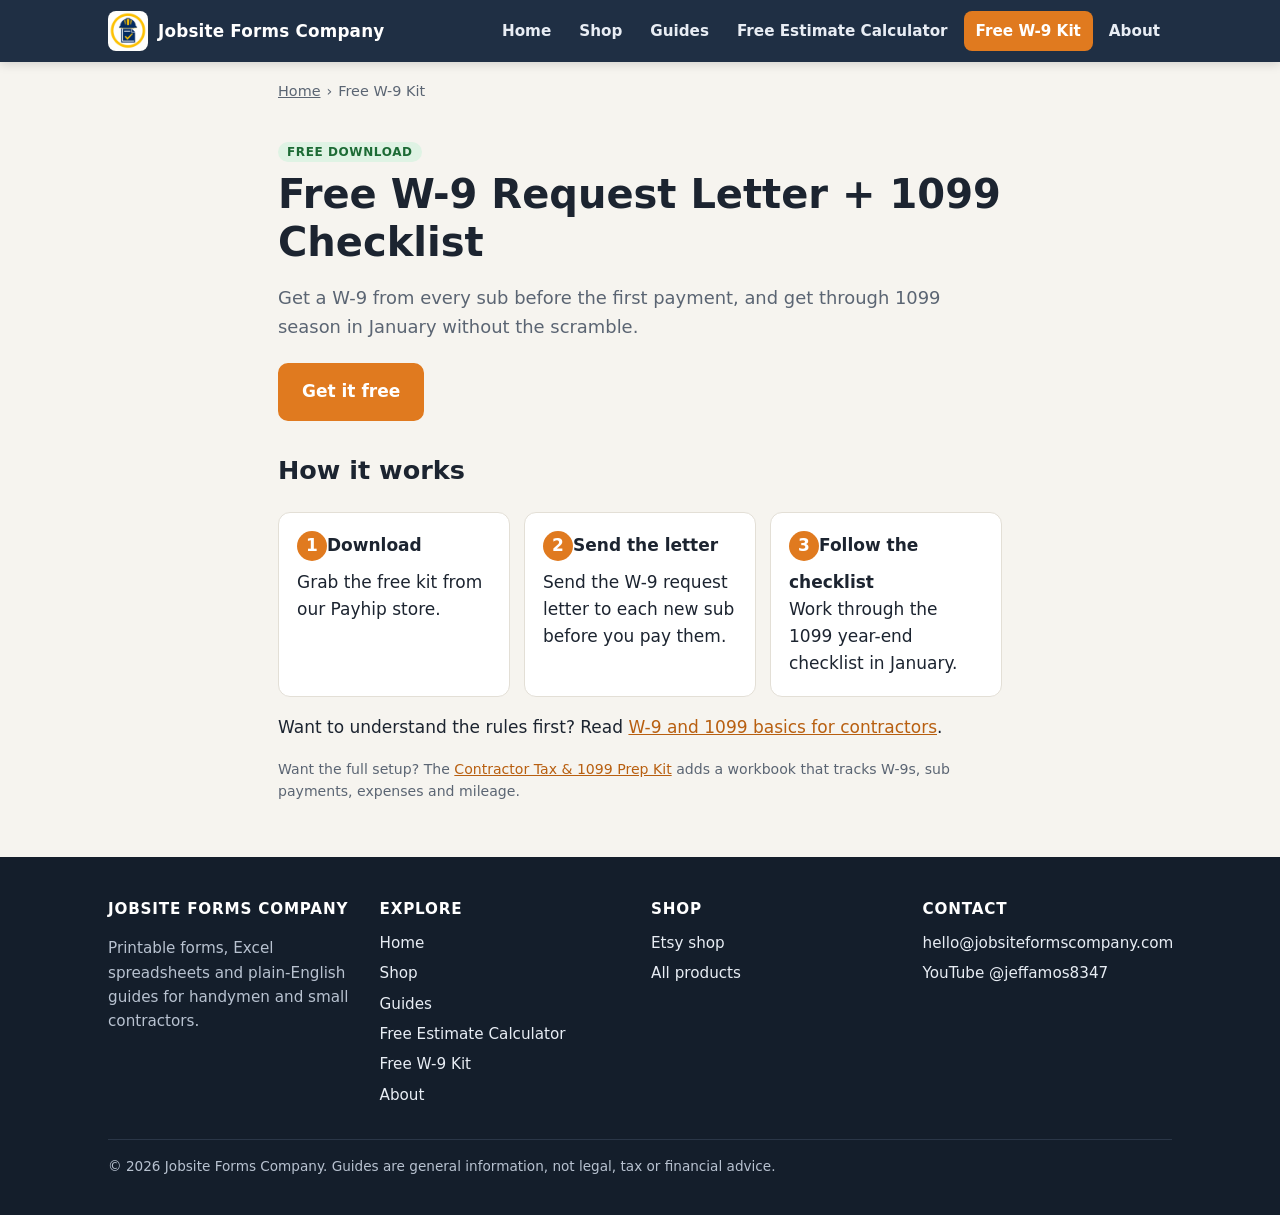
<file: free-w9-kit/index.html>
<!doctype html><html lang="en"><head><meta charset="utf-8"><meta name="viewport" content="width=device-width,initial-scale=1">
<title>Free W-9 Request Letter + 1099 Checklist for Contractors | Jobsite Forms Company</title><meta name="description" content="Free download for contractors: a W-9 request letter for subs and a 1099 year-end checklist so January goes smoothly."><link rel="canonical" href="https://jobsiteformscompany.com/free-w9-kit/"><meta name="theme-color" content="#1f2f44">
<meta property="og:title" content="Free W-9 Request Letter + 1099 Checklist for Contractors | Jobsite Forms Company"><meta property="og:description" content="Free download for contractors: a W-9 request letter for subs and a 1099 year-end checklist so January goes smoothly."><meta property="og:url" content="https://jobsiteformscompany.com/free-w9-kit/"><meta property="og:type" content="website"><meta property="og:image" content="https://jobsiteformscompany.com/img/logo.jpg"><meta name="twitter:card" content="summary">
<link rel="icon" href="/favicon.png"><style>:root{--ink:#1c2430;--muted:#5b6573;--bg:#f6f4ef;--card:#fff;--line:#e3dfd6;--brand:#e07a1f;--brand-d:#b85f10;--navy:#1f2f44;--r:12px}
*{box-sizing:border-box}html{scroll-behavior:smooth}body{margin:0;font:17px/1.6 system-ui,-apple-system,"Segoe UI",Roboto,sans-serif;color:var(--ink);background:var(--bg)}
img{max-width:100%;height:auto}a{color:var(--brand-d)}a:hover{color:var(--navy)}
.wrap{max-width:1100px;margin:0 auto;padding:0 18px}.narrow{max-width:760px}
.skip{position:absolute;left:-999px}.skip:focus{left:10px;top:10px;background:#fff;padding:8px;z-index:99}
:focus-visible{outline:3px solid var(--brand);outline-offset:2px}
.top{position:sticky;top:0;z-index:50;background:var(--navy);color:#fff;box-shadow:0 2px 10px rgba(0,0,0,.15)}
.top .wrap{display:flex;align-items:center;justify-content:space-between;min-height:62px;gap:12px}
.brand{display:flex;align-items:center;gap:10px;color:#fff;text-decoration:none;font-weight:800;font-size:1.05rem;letter-spacing:.2px}.brand img{border-radius:8px;background:#fff}
.brand:hover{color:#fff}
.menu-btn{display:none;background:none;border:2px solid rgba(255,255,255,.4);color:#fff;border-radius:8px;padding:6px 10px;font-size:1rem;cursor:pointer}
.nav{display:flex;gap:4px;align-items:center}
.nav a{color:#e8edf4;text-decoration:none;padding:8px 12px;border-radius:8px;font-weight:600;font-size:.95rem}
.nav a:hover,.nav a[aria-current=page]{background:rgba(255,255,255,.12);color:#fff}
.nav a.cta{background:var(--brand);color:#fff}.nav a.cta:hover{background:var(--brand-d)}
@media(max-width:860px){.menu-btn{display:block}.nav{display:none;position:absolute;left:0;right:0;top:62px;background:var(--navy);flex-direction:column;align-items:stretch;padding:8px 14px 16px;border-top:1px solid rgba(255,255,255,.1)}
.nav.open{display:flex}.nav a{padding:13px 12px;font-size:1.05rem}}
.hero{background:linear-gradient(135deg,#1f2f44 0%,#2c4363 100%);color:#fff;padding:56px 0 64px}
.hero h1{font-size:clamp(1.9rem,5vw,3rem);line-height:1.15;margin:0 0 14px;max-width:780px}
.hero .lead{color:#d7dfea;font-size:1.15rem;max-width:680px}
.eyebrow{display:inline-block;background:rgba(224,122,31,.18);color:#ffb876;font-weight:700;font-size:.8rem;letter-spacing:1px;text-transform:uppercase;padding:4px 10px;border-radius:99px;margin-bottom:14px}
.btns{display:flex;flex-wrap:wrap;gap:12px;margin-top:22px}
.btn{display:inline-block;background:var(--brand);color:#fff!important;text-decoration:none;font-weight:700;padding:13px 22px;border-radius:10px;border:2px solid var(--brand);text-align:center}
.btn:hover{background:var(--brand-d);border-color:var(--brand-d)}
.btn-alt{background:transparent;color:var(--brand-d)!important}.btn-alt:hover{background:var(--brand);color:#fff!important}
.hero .btn-alt,.signup .btn-alt{color:#fff!important;border-color:rgba(255,255,255,.6)}
.btn-light{background:#fff;color:var(--navy)!important;border-color:#fff}.btn-light:hover{background:#ffe3c7;border-color:#ffe3c7}
@media(max-width:520px){.btns .btn{flex:1 1 100%}}
.trust{display:grid;grid-template-columns:repeat(auto-fit,minmax(200px,1fr));gap:14px;margin:-32px auto 0;position:relative}
.trust div{background:#fff;border:1px solid var(--line);border-radius:var(--r);padding:16px 18px;box-shadow:0 4px 14px rgba(0,0,0,.05)}.trust b{display:block}.trust span{color:var(--muted);font-size:.92rem}
section.block{padding:44px 0}.block h2{font-size:1.6rem;margin:0 0 6px}.sub{color:var(--muted);margin:0 0 22px}
main{padding-bottom:40px}
.cards{display:grid;grid-template-columns:repeat(auto-fill,minmax(260px,1fr));gap:18px}
.card{display:flex;flex-direction:column;background:var(--card);border:1px solid var(--line);border-radius:var(--r);padding:20px;text-decoration:none;color:var(--ink);transition:transform .15s,box-shadow .15s}
a.card:hover{transform:translateY(-3px);box-shadow:0 10px 24px rgba(0,0,0,.08);color:var(--ink)}
.card h3{margin:6px 0 8px;font-size:1.1rem;line-height:1.3}.card p{margin:0 0 14px;color:var(--muted);font-size:.95rem;flex:1}
.card .go{font-weight:700;color:var(--brand-d)}.tag{font-size:.75rem;font-weight:700;text-transform:uppercase;letter-spacing:.6px;color:var(--navy);background:#eef2f7;border-radius:99px;padding:3px 9px;align-self:flex-start}
.tag.etsy{background:#fde8d6;color:#a4520c}.tag.free{background:#dff3e4;color:#1d6b35}
.chips{display:flex;flex-wrap:wrap;gap:8px;margin:18px 0 8px}.chips a{background:#fff;border:1px solid var(--line);border-radius:99px;padding:7px 14px;text-decoration:none;color:var(--navy);font-weight:600;font-size:.92rem}.chips a:hover{border-color:var(--brand)}
.cat{scroll-margin-top:80px;margin-top:36px}.cat h2{border-bottom:2px solid var(--line);padding-bottom:6px}
.pagehead{padding:34px 0 8px}.pagehead h1{font-size:clamp(1.7rem,4.5vw,2.5rem);line-height:1.2;margin:6px 0 10px}.lead{font-size:1.12rem;color:var(--muted)}
.crumbs{font-size:.9rem;color:var(--muted);padding-top:18px}.crumbs a{color:var(--muted)}.crumbs ol{list-style:none;padding:0;margin:0;display:flex;flex-wrap:wrap;gap:6px}.crumbs li+li:before{content:"›";margin-right:6px}
article{background:#fff;border:1px solid var(--line);border-radius:var(--r);padding:clamp(18px,4vw,40px)}
article h1{font-size:clamp(1.6rem,4.5vw,2.3rem);line-height:1.2;margin:0 0 8px}article h2{margin-top:1.8em;line-height:1.25}
.meta{color:var(--muted);font-size:.9rem}
.calc{background:#f3f6fa;border-left:4px solid var(--navy);padding:12px 16px;border-radius:6px;margin:14px 0;overflow-x:auto}
.note{background:#fff7ec;border:1px solid #f4d6b3;padding:14px 18px;border-radius:10px;margin:18px 0}
.product{background:#f3f6fa;border:1px solid var(--line);padding:20px;border-radius:var(--r);margin:26px 0}.product h3{margin-top:0}.product .btn{margin:6px 6px 0 0}
.sample{background:#fafafa;border:1px dashed #bbb;padding:14px;border-radius:8px;overflow-x:auto}
table{border-collapse:collapse;width:100%;display:block;overflow-x:auto}th,td{border:1px solid var(--line);padding:8px 10px;text-align:left}th{background:#f3f6fa}
.video{position:relative;padding-top:56.25%;margin:18px 0;border-radius:10px;overflow:hidden;background:#000}.video iframe{position:absolute;inset:0;width:100%;height:100%;border:0}
.layout{display:grid;gap:24px;grid-template-columns:1fr}@media(min-width:980px){.layout{grid-template-columns:1fr 300px}.side{position:sticky;top:84px;align-self:start}}
.side .box{background:#fff;border:1px solid var(--line);border-radius:var(--r);padding:18px;margin-bottom:16px}.side h2{font-size:1.05rem;margin:0 0 10px}.side ul{margin:0;padding-left:18px}.side li{margin:6px 0}
.related{margin-top:30px}
.small{font-size:.88rem;color:var(--muted)}
.signup{background:var(--brand);color:#fff;padding:40px 0}.signup h2{margin:0 0 8px}.signup p{max-width:680px;color:#fff3e6}
footer{background:#141e2b;color:#b8c2d0;padding:40px 0 24px;font-size:.95rem}footer a{color:#e8edf4;text-decoration:none}footer a:hover{color:#ffb876}
.fgrid{display:grid;grid-template-columns:repeat(auto-fit,minmax(180px,1fr));gap:22px}footer h3{color:#fff;font-size:.95rem;text-transform:uppercase;letter-spacing:.8px;margin:0 0 10px}footer ul{list-style:none;margin:0;padding:0}footer li{margin:6px 0}
.legal{border-top:1px solid #2a3647;margin-top:26px;padding-top:16px;font-size:.85rem}
.steps{counter-reset:s;display:grid;gap:14px;grid-template-columns:repeat(auto-fit,minmax(220px,1fr));padding:0;list-style:none}.steps li{background:#fff;border:1px solid var(--line);border-radius:var(--r);padding:18px}.steps li:before{counter-increment:s;content:counter(s);display:inline-grid;place-items:center;width:30px;height:30px;border-radius:50%;background:var(--brand);color:#fff;font-weight:800;margin-bottom:8px}

.card .thumb{margin:-20px -20px 14px;border-radius:calc(var(--r) - 1px) calc(var(--r) - 1px) 0 0;overflow:hidden;background:#eef2f7}
.card .thumb img{display:block;width:100%;height:auto;aspect-ratio:1;object-fit:cover}
.card .prices{display:flex;flex-wrap:wrap;gap:8px 16px;margin:0 0 12px;font-weight:700;font-size:.95rem}
.card .btns{margin-top:auto}
.card .btn{padding:10px 14px;font-size:.9rem}
div.card:hover{transform:translateY(-3px);box-shadow:0 10px 24px rgba(0,0,0,.08)}
</style><script type="application/ld+json">{"@context": "https://schema.org", "@type": "BreadcrumbList", "itemListElement": [{"@type": "ListItem", "position": 1, "name": "Home", "item": "https://jobsiteformscompany.com/"}, {"@type": "ListItem", "position": 2, "name": "Free W-9 Kit", "item": "https://jobsiteformscompany.com/free-w9-kit/"}]}</script></head><body>
<a class="skip" href="#main">Skip to content</a>
<header class="top"><div class="wrap"><a class="brand" href="/"><img src="/img/logo-96.png" width="40" height="40" alt="">Jobsite Forms Company</a>
<button class="menu-btn" aria-controls="nav" aria-expanded="false">☰ Menu</button>
<nav class="nav" id="nav" aria-label="Main"><a href="/">Home</a><a href="/shop/">Shop</a><a href="/guides/">Guides</a><a href="/estimate/">Free Estimate Calculator</a><a href="/free-w9-kit/" aria-current=page class=cta>Free W-9 Kit</a><a href="/about/">About</a></nav></div></header>
<main id="main"><div class="wrap narrow"><nav class="crumbs" aria-label="Breadcrumb"><ol><li><a href="/">Home</a></li><li aria-current="page">Free W-9 Kit</li></ol></nav><div class="pagehead"><span class="tag free">Free download</span><h1>Free W-9 Request Letter + 1099 Checklist</h1>
<p class="lead">Get a W-9 from every sub before the first payment, and get through 1099 season in January without the scramble.</p><div class="btns"><a class="btn" href="https://payhip.com/b/B1j3l">Get it free</a></div></div>
<h2>How it works</h2><ol class="steps"><li><b>Download</b><br>Grab the free kit from our Payhip store.</li><li><b>Send the letter</b><br>Send the W-9 request letter to each new sub before you pay them.</li><li><b>Follow the checklist</b><br>Work through the 1099 year-end checklist in January.</li></ol>
<p>Want to understand the rules first? Read <a href="/guides/w9-1099-basics-for-contractors/">W-9 and 1099 basics for contractors</a>.</p>
<p class="small">Want the full setup? The <a href="https://www.etsy.com/listing/4598712466">Contractor Tax &amp; 1099 Prep Kit</a> adds a workbook that tracks W-9s, sub payments, expenses and mileage.</p></div></main>
<footer><div class="wrap"><div class="fgrid">
<div><h3>Jobsite Forms Company</h3><p>Printable forms, Excel spreadsheets and plain-English guides for handymen and small contractors.</p></div>
<div><h3>Explore</h3><ul><li><a href="/">Home</a></li><li><a href="/shop/">Shop</a></li><li><a href="/guides/">Guides</a></li><li><a href="/estimate/">Free Estimate Calculator</a></li><li><a href="/free-w9-kit/">Free W-9 Kit</a></li><li><a href="/about/">About</a></li></ul></div>
<div><h3>Shop</h3><ul><li><a href="https://www.etsy.com/shop/JobsiteFormsCompany">Etsy shop</a></li><li><a href="/shop/">All products</a></li></ul></div>
<div><h3>Contact</h3><ul><li><a href="mailto:hello@jobsiteformscompany.com">hello@jobsiteformscompany.com</a></li><li><a href="https://www.youtube.com/@jeffamos8347">YouTube @jeffamos8347</a></li></ul></div>
</div><p class="legal">© 2026 Jobsite Forms Company. Guides are general information, not legal, tax or financial advice.</p></div></footer>
<script>(function(){var b=document.querySelector('.menu-btn'),n=document.getElementById('nav');b.addEventListener('click',function(){var o=n.classList.toggle('open');b.setAttribute('aria-expanded',o);b.textContent=o?'✕ Close':'☰ Menu'});document.addEventListener('keydown',function(e){if(e.key==='Escape'&&n.classList.contains('open')){b.click();b.focus()}})})();</script></body></html>
</file>
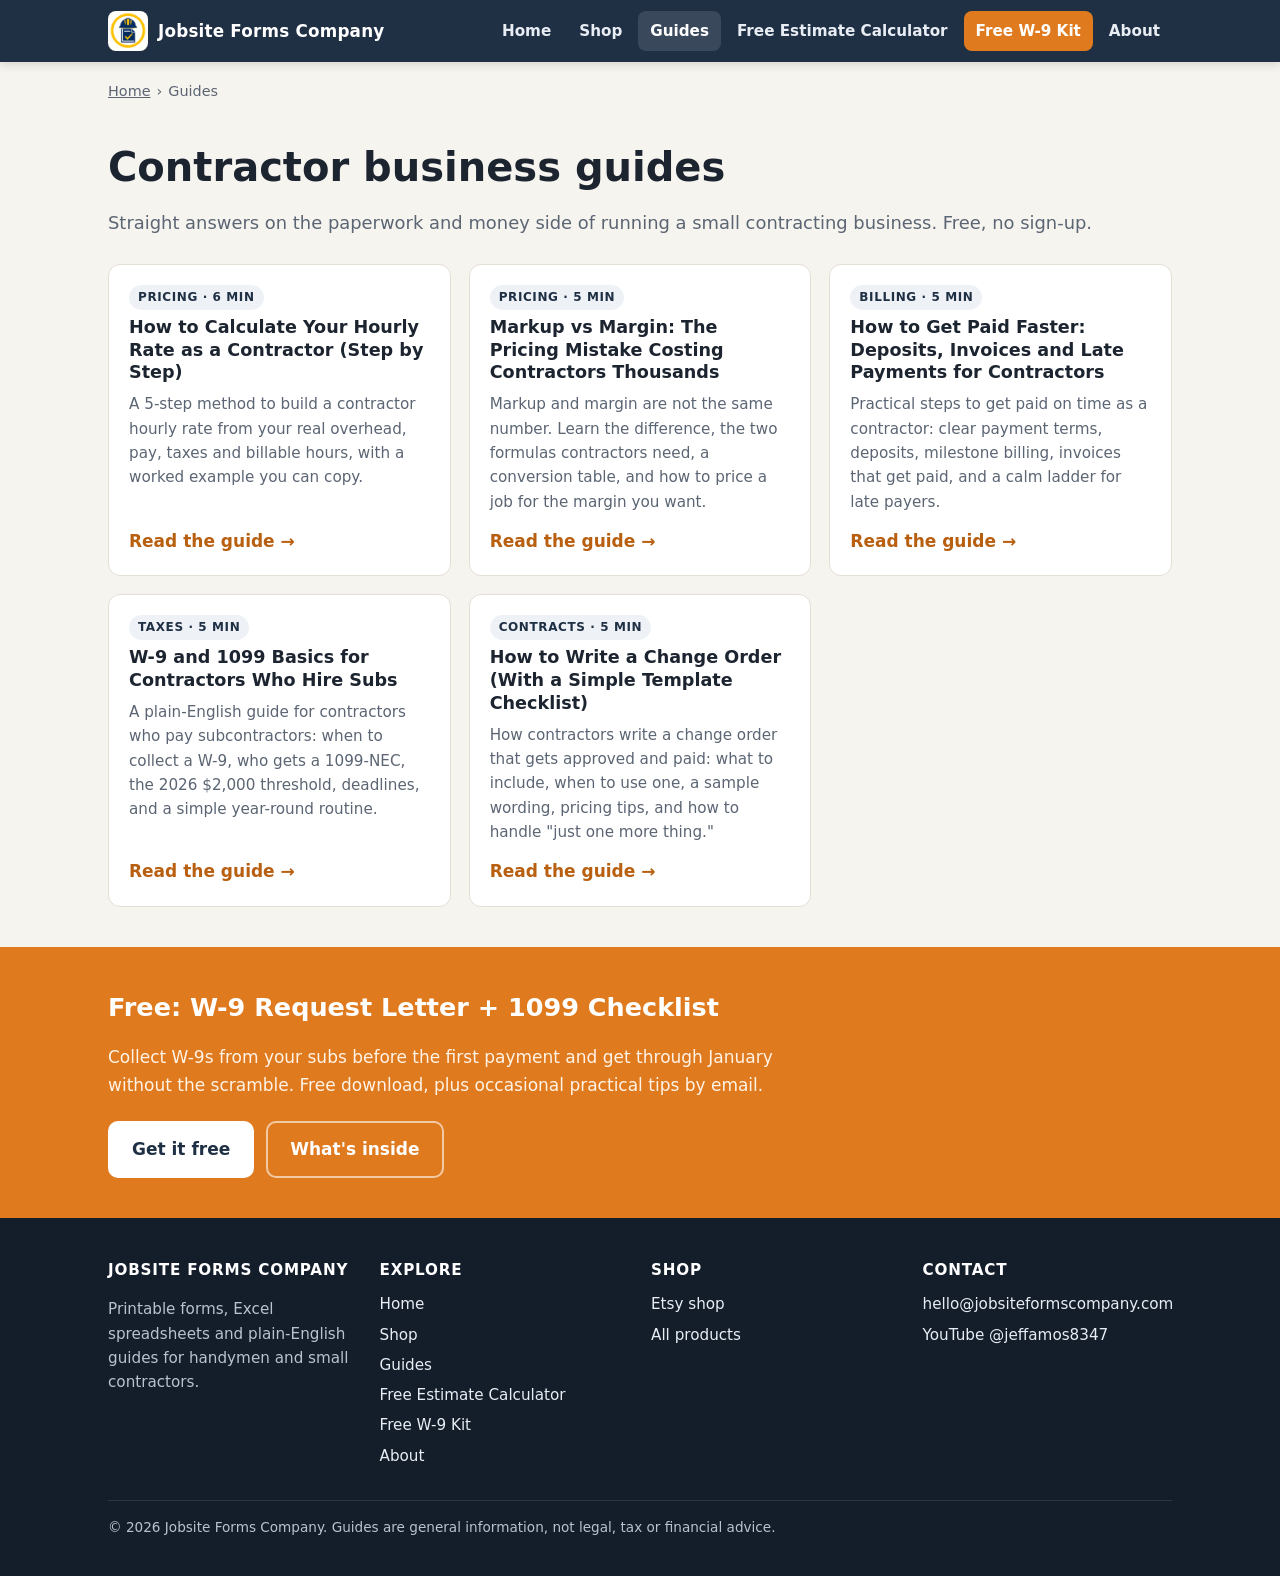
<file: guides/index.html>
<!doctype html><html lang="en"><head><meta charset="utf-8"><meta name="viewport" content="width=device-width,initial-scale=1">
<title>Contractor Business Guides: Pricing, Billing, Taxes | Jobsite Forms Company</title><meta name="description" content="Free, practical guides for contractors and handymen: hourly rates, markup vs margin, getting paid, W-9s and 1099s, and change orders."><link rel="canonical" href="https://jobsiteformscompany.com/guides/"><meta name="theme-color" content="#1f2f44">
<meta property="og:title" content="Contractor Business Guides: Pricing, Billing, Taxes | Jobsite Forms Company"><meta property="og:description" content="Free, practical guides for contractors and handymen: hourly rates, markup vs margin, getting paid, W-9s and 1099s, and change orders."><meta property="og:url" content="https://jobsiteformscompany.com/guides/"><meta property="og:type" content="website"><meta property="og:image" content="https://jobsiteformscompany.com/img/logo.jpg"><meta name="twitter:card" content="summary">
<link rel="icon" href="/favicon.png"><style>:root{--ink:#1c2430;--muted:#5b6573;--bg:#f6f4ef;--card:#fff;--line:#e3dfd6;--brand:#e07a1f;--brand-d:#b85f10;--navy:#1f2f44;--r:12px}
*{box-sizing:border-box}html{scroll-behavior:smooth}body{margin:0;font:17px/1.6 system-ui,-apple-system,"Segoe UI",Roboto,sans-serif;color:var(--ink);background:var(--bg)}
img{max-width:100%;height:auto}a{color:var(--brand-d)}a:hover{color:var(--navy)}
.wrap{max-width:1100px;margin:0 auto;padding:0 18px}.narrow{max-width:760px}
.skip{position:absolute;left:-999px}.skip:focus{left:10px;top:10px;background:#fff;padding:8px;z-index:99}
:focus-visible{outline:3px solid var(--brand);outline-offset:2px}
.top{position:sticky;top:0;z-index:50;background:var(--navy);color:#fff;box-shadow:0 2px 10px rgba(0,0,0,.15)}
.top .wrap{display:flex;align-items:center;justify-content:space-between;min-height:62px;gap:12px}
.brand{display:flex;align-items:center;gap:10px;color:#fff;text-decoration:none;font-weight:800;font-size:1.05rem;letter-spacing:.2px}.brand img{border-radius:8px;background:#fff}
.brand:hover{color:#fff}
.menu-btn{display:none;background:none;border:2px solid rgba(255,255,255,.4);color:#fff;border-radius:8px;padding:6px 10px;font-size:1rem;cursor:pointer}
.nav{display:flex;gap:4px;align-items:center}
.nav a{color:#e8edf4;text-decoration:none;padding:8px 12px;border-radius:8px;font-weight:600;font-size:.95rem}
.nav a:hover,.nav a[aria-current=page]{background:rgba(255,255,255,.12);color:#fff}
.nav a.cta{background:var(--brand);color:#fff}.nav a.cta:hover{background:var(--brand-d)}
@media(max-width:860px){.menu-btn{display:block}.nav{display:none;position:absolute;left:0;right:0;top:62px;background:var(--navy);flex-direction:column;align-items:stretch;padding:8px 14px 16px;border-top:1px solid rgba(255,255,255,.1)}
.nav.open{display:flex}.nav a{padding:13px 12px;font-size:1.05rem}}
.hero{background:linear-gradient(135deg,#1f2f44 0%,#2c4363 100%);color:#fff;padding:56px 0 64px}
.hero h1{font-size:clamp(1.9rem,5vw,3rem);line-height:1.15;margin:0 0 14px;max-width:780px}
.hero .lead{color:#d7dfea;font-size:1.15rem;max-width:680px}
.eyebrow{display:inline-block;background:rgba(224,122,31,.18);color:#ffb876;font-weight:700;font-size:.8rem;letter-spacing:1px;text-transform:uppercase;padding:4px 10px;border-radius:99px;margin-bottom:14px}
.btns{display:flex;flex-wrap:wrap;gap:12px;margin-top:22px}
.btn{display:inline-block;background:var(--brand);color:#fff!important;text-decoration:none;font-weight:700;padding:13px 22px;border-radius:10px;border:2px solid var(--brand);text-align:center}
.btn:hover{background:var(--brand-d);border-color:var(--brand-d)}
.btn-alt{background:transparent;color:var(--brand-d)!important}.btn-alt:hover{background:var(--brand);color:#fff!important}
.hero .btn-alt,.signup .btn-alt{color:#fff!important;border-color:rgba(255,255,255,.6)}
.btn-light{background:#fff;color:var(--navy)!important;border-color:#fff}.btn-light:hover{background:#ffe3c7;border-color:#ffe3c7}
@media(max-width:520px){.btns .btn{flex:1 1 100%}}
.trust{display:grid;grid-template-columns:repeat(auto-fit,minmax(200px,1fr));gap:14px;margin:-32px auto 0;position:relative}
.trust div{background:#fff;border:1px solid var(--line);border-radius:var(--r);padding:16px 18px;box-shadow:0 4px 14px rgba(0,0,0,.05)}.trust b{display:block}.trust span{color:var(--muted);font-size:.92rem}
section.block{padding:44px 0}.block h2{font-size:1.6rem;margin:0 0 6px}.sub{color:var(--muted);margin:0 0 22px}
main{padding-bottom:40px}
.cards{display:grid;grid-template-columns:repeat(auto-fill,minmax(260px,1fr));gap:18px}
.card{display:flex;flex-direction:column;background:var(--card);border:1px solid var(--line);border-radius:var(--r);padding:20px;text-decoration:none;color:var(--ink);transition:transform .15s,box-shadow .15s}
a.card:hover{transform:translateY(-3px);box-shadow:0 10px 24px rgba(0,0,0,.08);color:var(--ink)}
.card h3{margin:6px 0 8px;font-size:1.1rem;line-height:1.3}.card p{margin:0 0 14px;color:var(--muted);font-size:.95rem;flex:1}
.card .go{font-weight:700;color:var(--brand-d)}.tag{font-size:.75rem;font-weight:700;text-transform:uppercase;letter-spacing:.6px;color:var(--navy);background:#eef2f7;border-radius:99px;padding:3px 9px;align-self:flex-start}
.tag.etsy{background:#fde8d6;color:#a4520c}.tag.free{background:#dff3e4;color:#1d6b35}
.chips{display:flex;flex-wrap:wrap;gap:8px;margin:18px 0 8px}.chips a{background:#fff;border:1px solid var(--line);border-radius:99px;padding:7px 14px;text-decoration:none;color:var(--navy);font-weight:600;font-size:.92rem}.chips a:hover{border-color:var(--brand)}
.cat{scroll-margin-top:80px;margin-top:36px}.cat h2{border-bottom:2px solid var(--line);padding-bottom:6px}
.pagehead{padding:34px 0 8px}.pagehead h1{font-size:clamp(1.7rem,4.5vw,2.5rem);line-height:1.2;margin:6px 0 10px}.lead{font-size:1.12rem;color:var(--muted)}
.crumbs{font-size:.9rem;color:var(--muted);padding-top:18px}.crumbs a{color:var(--muted)}.crumbs ol{list-style:none;padding:0;margin:0;display:flex;flex-wrap:wrap;gap:6px}.crumbs li+li:before{content:"›";margin-right:6px}
article{background:#fff;border:1px solid var(--line);border-radius:var(--r);padding:clamp(18px,4vw,40px)}
article h1{font-size:clamp(1.6rem,4.5vw,2.3rem);line-height:1.2;margin:0 0 8px}article h2{margin-top:1.8em;line-height:1.25}
.meta{color:var(--muted);font-size:.9rem}
.calc{background:#f3f6fa;border-left:4px solid var(--navy);padding:12px 16px;border-radius:6px;margin:14px 0;overflow-x:auto}
.note{background:#fff7ec;border:1px solid #f4d6b3;padding:14px 18px;border-radius:10px;margin:18px 0}
.product{background:#f3f6fa;border:1px solid var(--line);padding:20px;border-radius:var(--r);margin:26px 0}.product h3{margin-top:0}.product .btn{margin:6px 6px 0 0}
.sample{background:#fafafa;border:1px dashed #bbb;padding:14px;border-radius:8px;overflow-x:auto}
table{border-collapse:collapse;width:100%;display:block;overflow-x:auto}th,td{border:1px solid var(--line);padding:8px 10px;text-align:left}th{background:#f3f6fa}
.video{position:relative;padding-top:56.25%;margin:18px 0;border-radius:10px;overflow:hidden;background:#000}.video iframe{position:absolute;inset:0;width:100%;height:100%;border:0}
.layout{display:grid;gap:24px;grid-template-columns:1fr}@media(min-width:980px){.layout{grid-template-columns:1fr 300px}.side{position:sticky;top:84px;align-self:start}}
.side .box{background:#fff;border:1px solid var(--line);border-radius:var(--r);padding:18px;margin-bottom:16px}.side h2{font-size:1.05rem;margin:0 0 10px}.side ul{margin:0;padding-left:18px}.side li{margin:6px 0}
.related{margin-top:30px}
.small{font-size:.88rem;color:var(--muted)}
.signup{background:var(--brand);color:#fff;padding:40px 0}.signup h2{margin:0 0 8px}.signup p{max-width:680px;color:#fff3e6}
footer{background:#141e2b;color:#b8c2d0;padding:40px 0 24px;font-size:.95rem}footer a{color:#e8edf4;text-decoration:none}footer a:hover{color:#ffb876}
.fgrid{display:grid;grid-template-columns:repeat(auto-fit,minmax(180px,1fr));gap:22px}footer h3{color:#fff;font-size:.95rem;text-transform:uppercase;letter-spacing:.8px;margin:0 0 10px}footer ul{list-style:none;margin:0;padding:0}footer li{margin:6px 0}
.legal{border-top:1px solid #2a3647;margin-top:26px;padding-top:16px;font-size:.85rem}
.steps{counter-reset:s;display:grid;gap:14px;grid-template-columns:repeat(auto-fit,minmax(220px,1fr));padding:0;list-style:none}.steps li{background:#fff;border:1px solid var(--line);border-radius:var(--r);padding:18px}.steps li:before{counter-increment:s;content:counter(s);display:inline-grid;place-items:center;width:30px;height:30px;border-radius:50%;background:var(--brand);color:#fff;font-weight:800;margin-bottom:8px}

.card .thumb{margin:-20px -20px 14px;border-radius:calc(var(--r) - 1px) calc(var(--r) - 1px) 0 0;overflow:hidden;background:#eef2f7}
.card .thumb img{display:block;width:100%;height:auto;aspect-ratio:1;object-fit:cover}
.card .prices{display:flex;flex-wrap:wrap;gap:8px 16px;margin:0 0 12px;font-weight:700;font-size:.95rem}
.card .btns{margin-top:auto}
.card .btn{padding:10px 14px;font-size:.9rem}
div.card:hover{transform:translateY(-3px);box-shadow:0 10px 24px rgba(0,0,0,.08)}
</style><script type="application/ld+json">{"@context": "https://schema.org", "@type": "CollectionPage", "name": "Contractor business guides", "url": "https://jobsiteformscompany.com/guides/"}</script><script type="application/ld+json">{"@context": "https://schema.org", "@type": "BreadcrumbList", "itemListElement": [{"@type": "ListItem", "position": 1, "name": "Home", "item": "https://jobsiteformscompany.com/"}, {"@type": "ListItem", "position": 2, "name": "Guides", "item": "https://jobsiteformscompany.com/guides/"}]}</script></head><body>
<a class="skip" href="#main">Skip to content</a>
<header class="top"><div class="wrap"><a class="brand" href="/"><img src="/img/logo-96.png" width="40" height="40" alt="">Jobsite Forms Company</a>
<button class="menu-btn" aria-controls="nav" aria-expanded="false">☰ Menu</button>
<nav class="nav" id="nav" aria-label="Main"><a href="/">Home</a><a href="/shop/">Shop</a><a href="/guides/" aria-current=page>Guides</a><a href="/estimate/">Free Estimate Calculator</a><a href="/free-w9-kit/" class=cta>Free W-9 Kit</a><a href="/about/">About</a></nav></div></header>
<main id="main"><div class="wrap"><nav class="crumbs" aria-label="Breadcrumb"><ol><li><a href="/">Home</a></li><li aria-current="page">Guides</li></ol></nav><div class="pagehead"><h1>Contractor business guides</h1><p class="lead">Straight answers on the paperwork and money side of running a small contracting business. Free, no sign-up.</p></div><div class="cards"><a class="card" href="/guides/contractor-hourly-rate/"><span class="tag">Pricing · 6 min</span><h3>How to Calculate Your Hourly Rate as a Contractor (Step by Step)</h3><p>A 5-step method to build a contractor hourly rate from your real overhead, pay, taxes and billable hours, with a worked example you can copy.</p><span class="go">Read the guide →</span></a><a class="card" href="/guides/markup-vs-margin/"><span class="tag">Pricing · 5 min</span><h3>Markup vs Margin: The Pricing Mistake Costing Contractors Thousands</h3><p>Markup and margin are not the same number. Learn the difference, the two formulas contractors need, a conversion table, and how to price a job for the margin you want.</p><span class="go">Read the guide →</span></a><a class="card" href="/guides/get-paid-faster/"><span class="tag">Billing · 5 min</span><h3>How to Get Paid Faster: Deposits, Invoices and Late Payments for Contractors</h3><p>Practical steps to get paid on time as a contractor: clear payment terms, deposits, milestone billing, invoices that get paid, and a calm ladder for late payers.</p><span class="go">Read the guide →</span></a><a class="card" href="/guides/w9-1099-basics-for-contractors/"><span class="tag">Taxes · 5 min</span><h3>W-9 and 1099 Basics for Contractors Who Hire Subs</h3><p>A plain-English guide for contractors who pay subcontractors: when to collect a W-9, who gets a 1099-NEC, the 2026 $2,000 threshold, deadlines, and a simple year-round routine.</p><span class="go">Read the guide →</span></a><a class="card" href="/guides/how-to-write-a-change-order/"><span class="tag">Contracts · 5 min</span><h3>How to Write a Change Order (With a Simple Template Checklist)</h3><p>How contractors write a change order that gets approved and paid: what to include, when to use one, a sample wording, pricing tips, and how to handle &quot;just one more thing.&quot;</p><span class="go">Read the guide →</span></a></div></div></main><section class="signup"><div class="wrap"><h2>Free: W-9 Request Letter + 1099 Checklist</h2><p>Collect W-9s from your subs before the first payment and get through January without the scramble. Free download, plus occasional practical tips by email.</p><div class="btns"><a class="btn btn-light" href="https://payhip.com/b/B1j3l">Get it free</a><a class="btn btn-alt" href="/free-w9-kit/">What's inside</a></div></div></section>
<footer><div class="wrap"><div class="fgrid">
<div><h3>Jobsite Forms Company</h3><p>Printable forms, Excel spreadsheets and plain-English guides for handymen and small contractors.</p></div>
<div><h3>Explore</h3><ul><li><a href="/">Home</a></li><li><a href="/shop/">Shop</a></li><li><a href="/guides/">Guides</a></li><li><a href="/estimate/">Free Estimate Calculator</a></li><li><a href="/free-w9-kit/">Free W-9 Kit</a></li><li><a href="/about/">About</a></li></ul></div>
<div><h3>Shop</h3><ul><li><a href="https://www.etsy.com/shop/JobsiteFormsCompany">Etsy shop</a></li><li><a href="/shop/">All products</a></li></ul></div>
<div><h3>Contact</h3><ul><li><a href="mailto:hello@jobsiteformscompany.com">hello@jobsiteformscompany.com</a></li><li><a href="https://www.youtube.com/@jeffamos8347">YouTube @jeffamos8347</a></li></ul></div>
</div><p class="legal">© 2026 Jobsite Forms Company. Guides are general information, not legal, tax or financial advice.</p></div></footer>
<script>(function(){var b=document.querySelector('.menu-btn'),n=document.getElementById('nav');b.addEventListener('click',function(){var o=n.classList.toggle('open');b.setAttribute('aria-expanded',o);b.textContent=o?'✕ Close':'☰ Menu'});document.addEventListener('keydown',function(e){if(e.key==='Escape'&&n.classList.contains('open')){b.click();b.focus()}})})();</script></body></html>
</file>
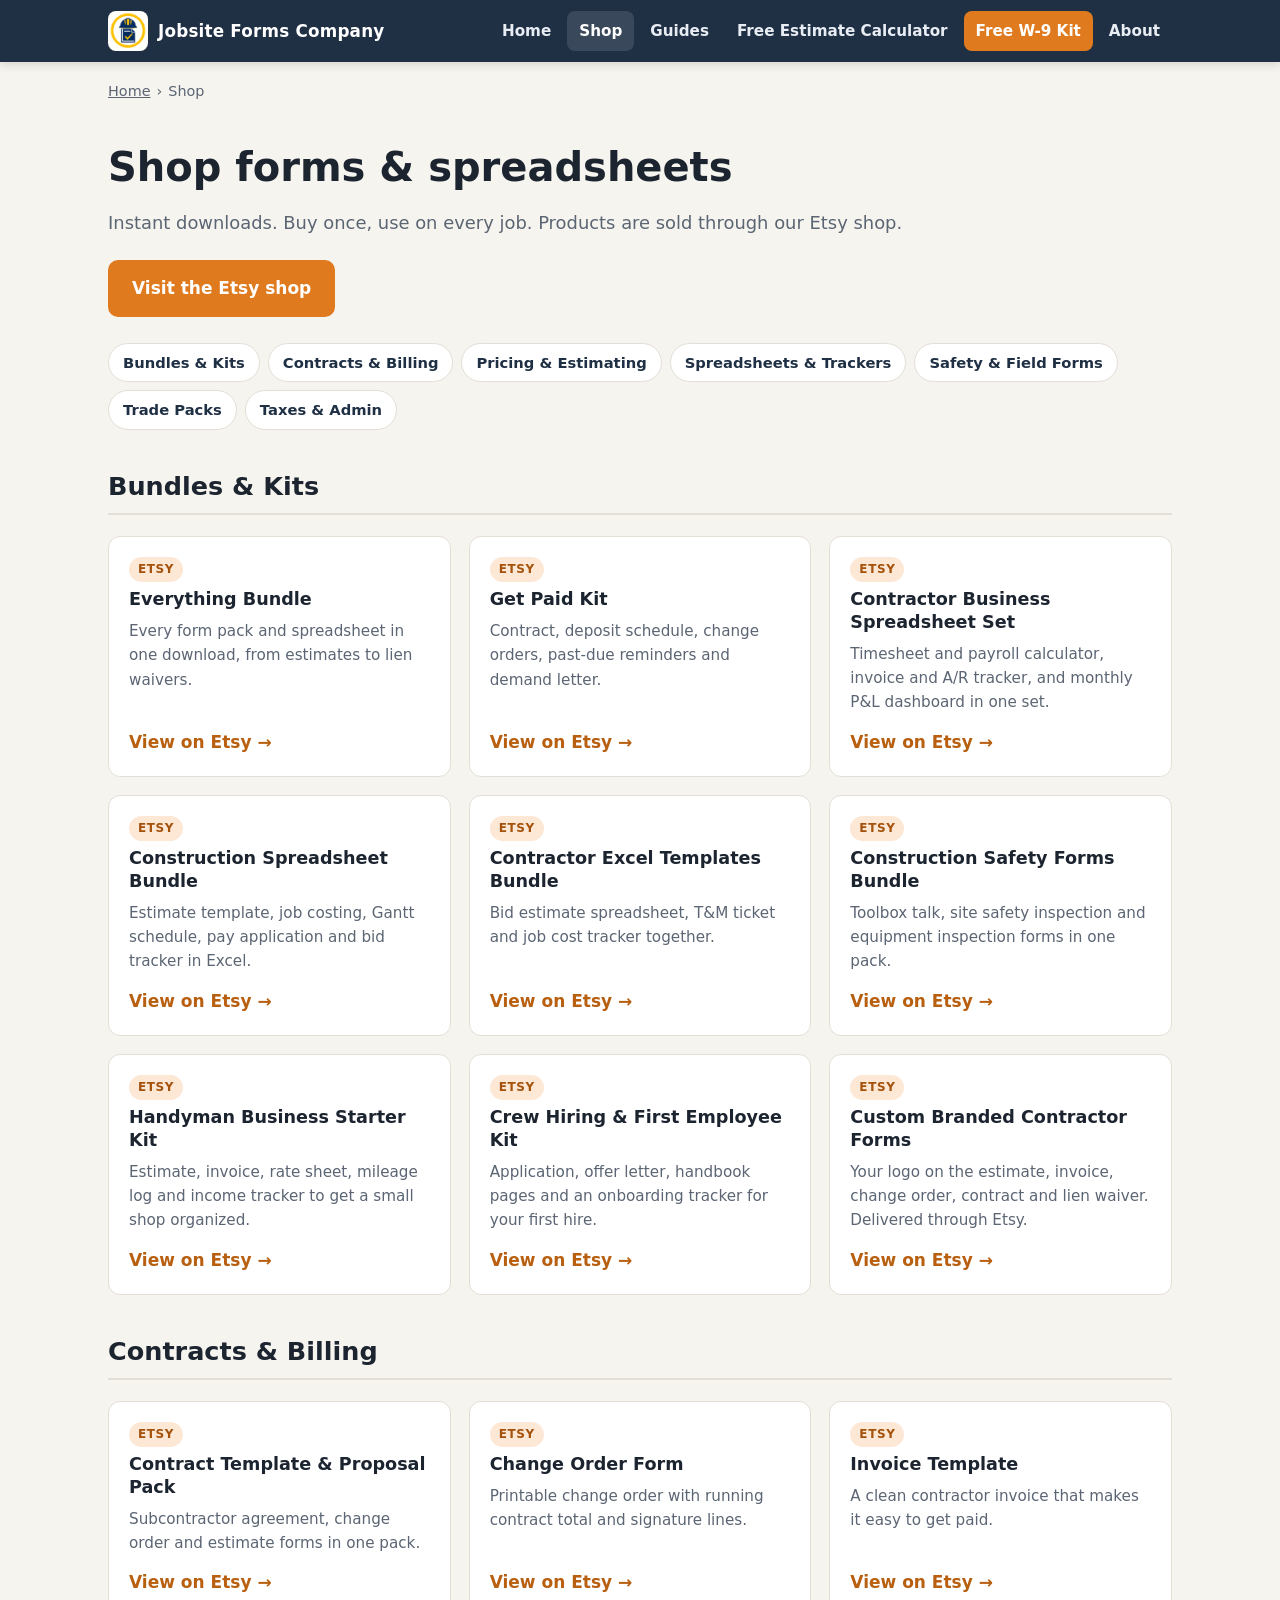
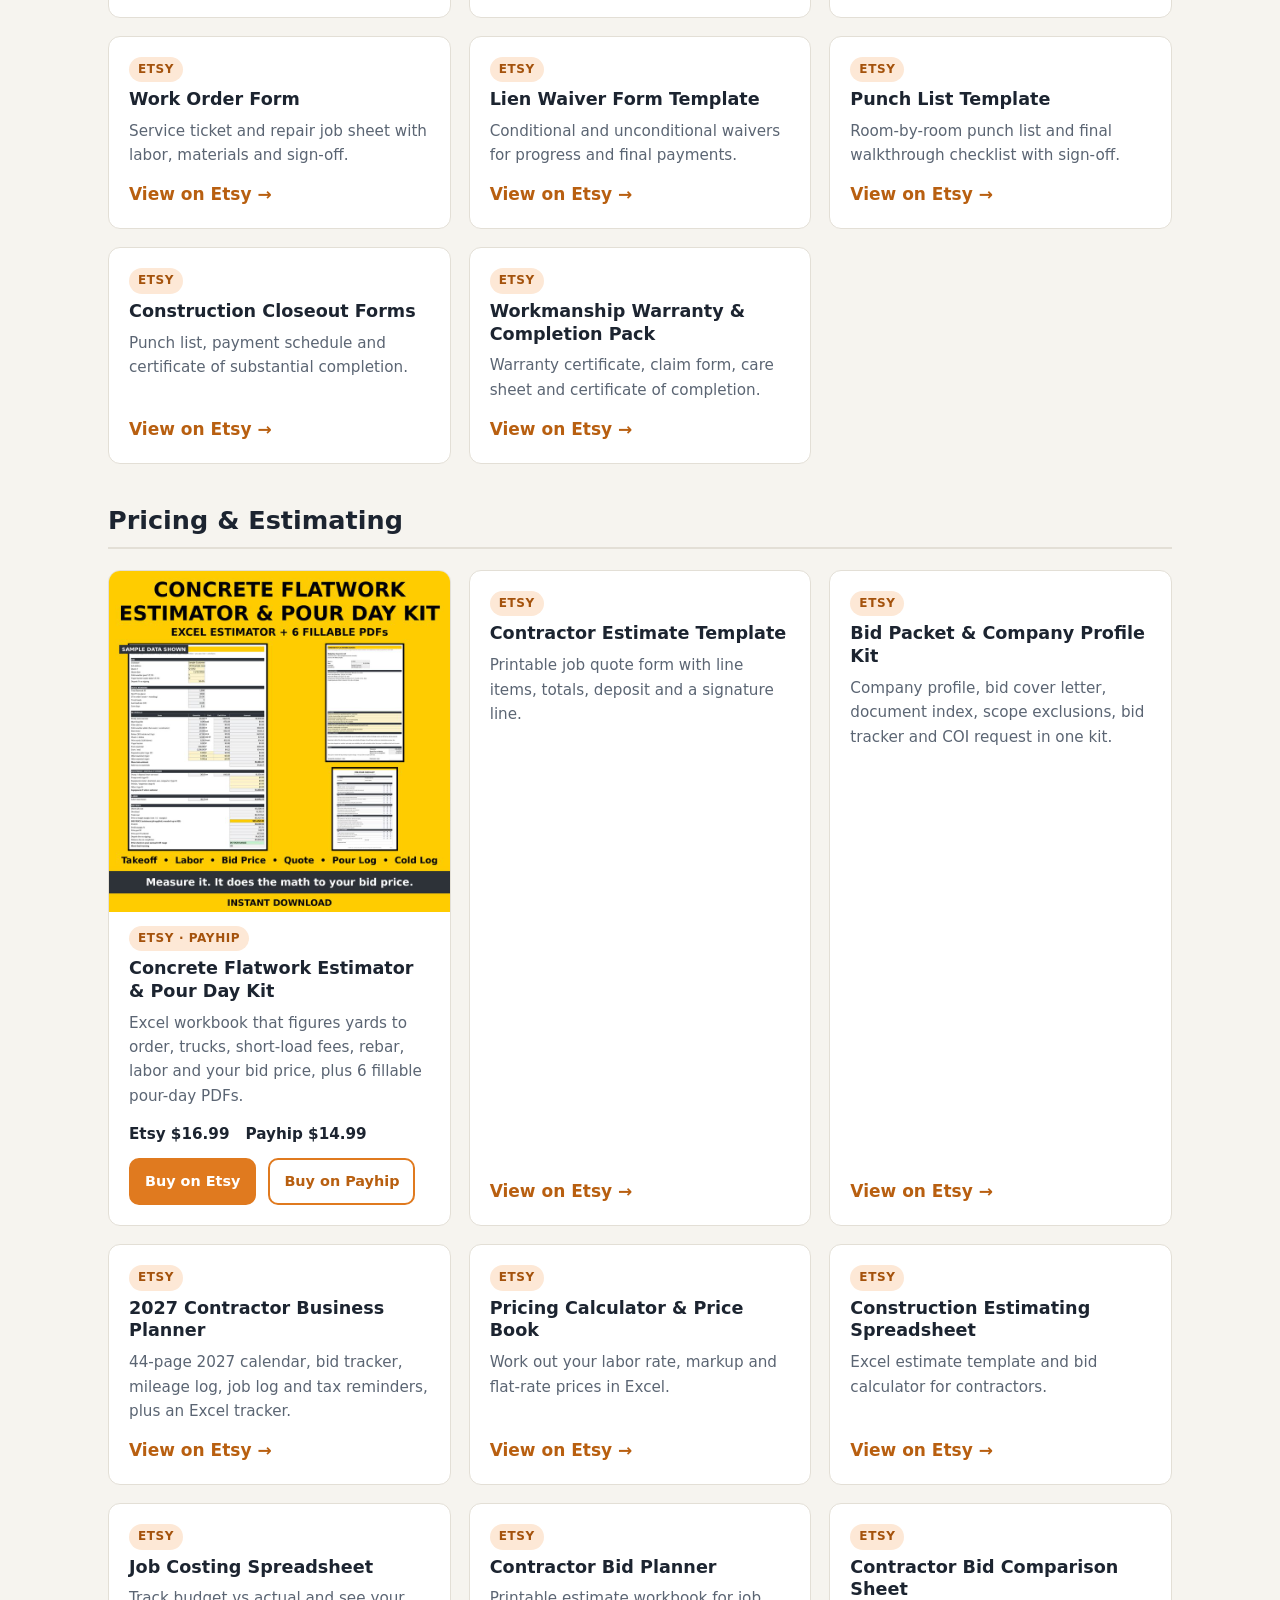
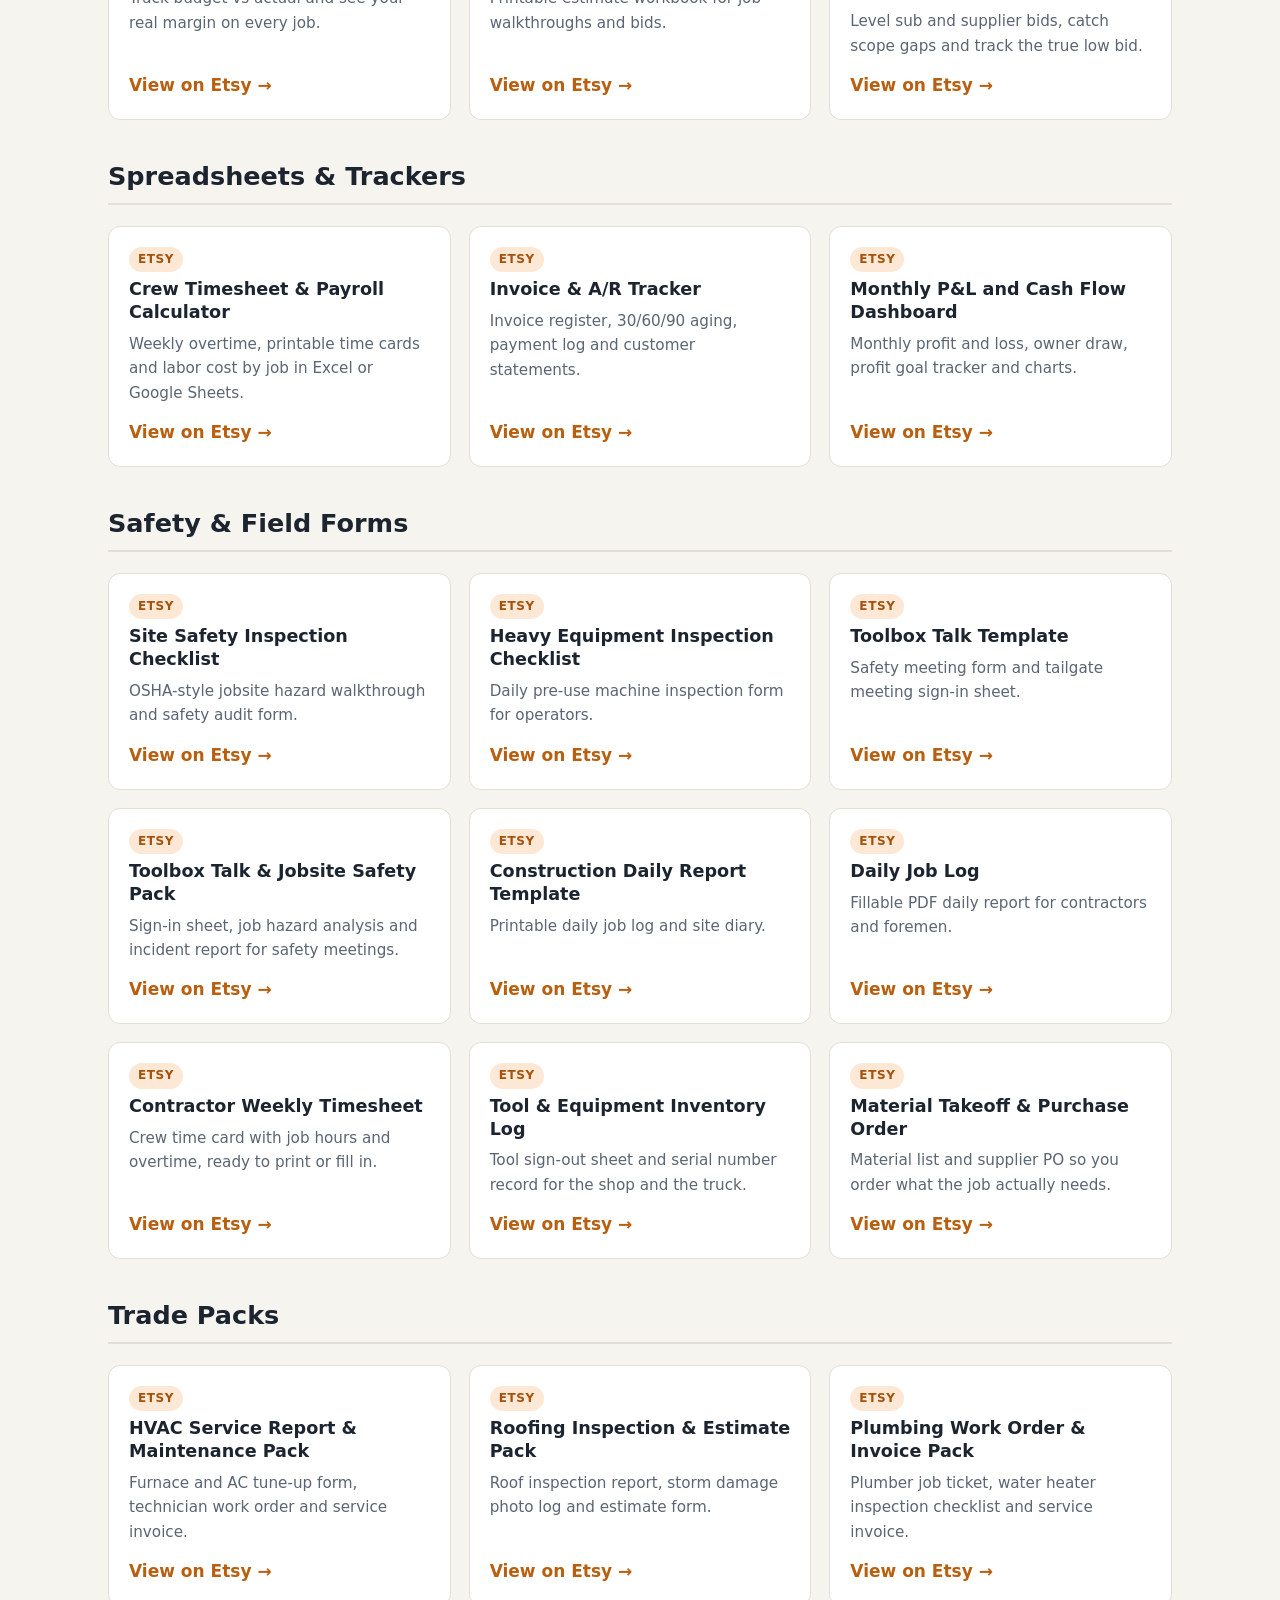
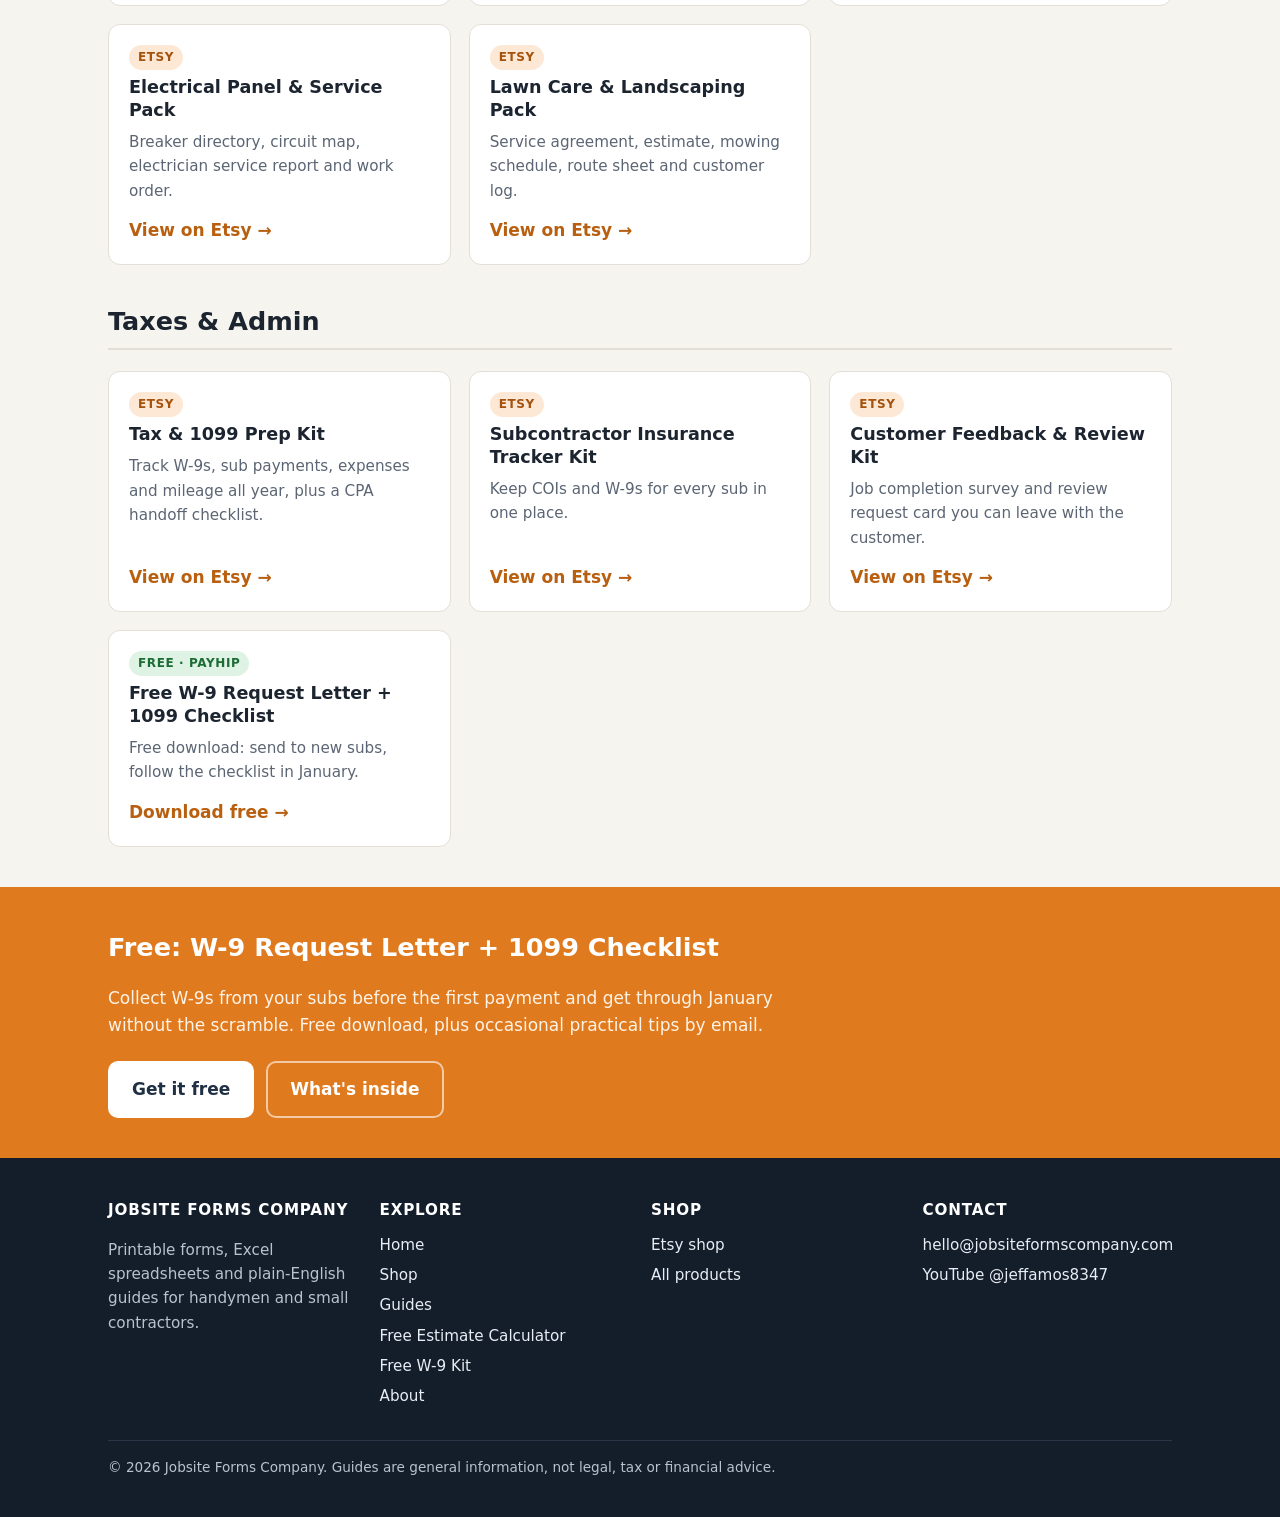
<file: shop/index.html>
<!doctype html><html lang="en"><head><meta charset="utf-8"><meta name="viewport" content="width=device-width,initial-scale=1">
<title>Shop Contractor Forms, Spreadsheets and Kits | Jobsite Forms Company</title><meta name="description" content="Printable contractor forms, Excel spreadsheets and bundles: estimates, contracts, invoices, lien waivers, safety forms, trade packs, a 2027 planner and 1099 tax kits."><link rel="canonical" href="https://jobsiteformscompany.com/shop/"><meta name="theme-color" content="#1f2f44">
<meta property="og:title" content="Shop Contractor Forms, Spreadsheets and Kits | Jobsite Forms Company"><meta property="og:description" content="Printable contractor forms, Excel spreadsheets and bundles: estimates, contracts, invoices, lien waivers, safety forms, trade packs, a 2027 planner and 1099 tax kits."><meta property="og:url" content="https://jobsiteformscompany.com/shop/"><meta property="og:type" content="website"><meta property="og:image" content="https://jobsiteformscompany.com/img/logo.jpg"><meta name="twitter:card" content="summary">
<link rel="icon" href="/favicon.png"><style>:root{--ink:#1c2430;--muted:#5b6573;--bg:#f6f4ef;--card:#fff;--line:#e3dfd6;--brand:#e07a1f;--brand-d:#b85f10;--navy:#1f2f44;--r:12px}
*{box-sizing:border-box}html{scroll-behavior:smooth}body{margin:0;font:17px/1.6 system-ui,-apple-system,"Segoe UI",Roboto,sans-serif;color:var(--ink);background:var(--bg)}
img{max-width:100%;height:auto}a{color:var(--brand-d)}a:hover{color:var(--navy)}
.wrap{max-width:1100px;margin:0 auto;padding:0 18px}.narrow{max-width:760px}
.skip{position:absolute;left:-999px}.skip:focus{left:10px;top:10px;background:#fff;padding:8px;z-index:99}
:focus-visible{outline:3px solid var(--brand);outline-offset:2px}
.top{position:sticky;top:0;z-index:50;background:var(--navy);color:#fff;box-shadow:0 2px 10px rgba(0,0,0,.15)}
.top .wrap{display:flex;align-items:center;justify-content:space-between;min-height:62px;gap:12px}
.brand{display:flex;align-items:center;gap:10px;color:#fff;text-decoration:none;font-weight:800;font-size:1.05rem;letter-spacing:.2px}.brand img{border-radius:8px;background:#fff}
.brand:hover{color:#fff}
.menu-btn{display:none;background:none;border:2px solid rgba(255,255,255,.4);color:#fff;border-radius:8px;padding:6px 10px;font-size:1rem;cursor:pointer}
.nav{display:flex;gap:4px;align-items:center}
.nav a{color:#e8edf4;text-decoration:none;padding:8px 12px;border-radius:8px;font-weight:600;font-size:.95rem}
.nav a:hover,.nav a[aria-current=page]{background:rgba(255,255,255,.12);color:#fff}
.nav a.cta{background:var(--brand);color:#fff}.nav a.cta:hover{background:var(--brand-d)}
@media(max-width:860px){.menu-btn{display:block}.nav{display:none;position:absolute;left:0;right:0;top:62px;background:var(--navy);flex-direction:column;align-items:stretch;padding:8px 14px 16px;border-top:1px solid rgba(255,255,255,.1)}
.nav.open{display:flex}.nav a{padding:13px 12px;font-size:1.05rem}}
.hero{background:linear-gradient(135deg,#1f2f44 0%,#2c4363 100%);color:#fff;padding:56px 0 64px}
.hero h1{font-size:clamp(1.9rem,5vw,3rem);line-height:1.15;margin:0 0 14px;max-width:780px}
.hero .lead{color:#d7dfea;font-size:1.15rem;max-width:680px}
.eyebrow{display:inline-block;background:rgba(224,122,31,.18);color:#ffb876;font-weight:700;font-size:.8rem;letter-spacing:1px;text-transform:uppercase;padding:4px 10px;border-radius:99px;margin-bottom:14px}
.btns{display:flex;flex-wrap:wrap;gap:12px;margin-top:22px}
.btn{display:inline-block;background:var(--brand);color:#fff!important;text-decoration:none;font-weight:700;padding:13px 22px;border-radius:10px;border:2px solid var(--brand);text-align:center}
.btn:hover{background:var(--brand-d);border-color:var(--brand-d)}
.btn-alt{background:transparent;color:var(--brand-d)!important}.btn-alt:hover{background:var(--brand);color:#fff!important}
.hero .btn-alt,.signup .btn-alt{color:#fff!important;border-color:rgba(255,255,255,.6)}
.btn-light{background:#fff;color:var(--navy)!important;border-color:#fff}.btn-light:hover{background:#ffe3c7;border-color:#ffe3c7}
@media(max-width:520px){.btns .btn{flex:1 1 100%}}
.trust{display:grid;grid-template-columns:repeat(auto-fit,minmax(200px,1fr));gap:14px;margin:-32px auto 0;position:relative}
.trust div{background:#fff;border:1px solid var(--line);border-radius:var(--r);padding:16px 18px;box-shadow:0 4px 14px rgba(0,0,0,.05)}.trust b{display:block}.trust span{color:var(--muted);font-size:.92rem}
section.block{padding:44px 0}.block h2{font-size:1.6rem;margin:0 0 6px}.sub{color:var(--muted);margin:0 0 22px}
main{padding-bottom:40px}
.cards{display:grid;grid-template-columns:repeat(auto-fill,minmax(260px,1fr));gap:18px}
.card{display:flex;flex-direction:column;background:var(--card);border:1px solid var(--line);border-radius:var(--r);padding:20px;text-decoration:none;color:var(--ink);transition:transform .15s,box-shadow .15s}
a.card:hover{transform:translateY(-3px);box-shadow:0 10px 24px rgba(0,0,0,.08);color:var(--ink)}
.card h3{margin:6px 0 8px;font-size:1.1rem;line-height:1.3}.card p{margin:0 0 14px;color:var(--muted);font-size:.95rem;flex:1}
.card .go{font-weight:700;color:var(--brand-d)}.tag{font-size:.75rem;font-weight:700;text-transform:uppercase;letter-spacing:.6px;color:var(--navy);background:#eef2f7;border-radius:99px;padding:3px 9px;align-self:flex-start}
.tag.etsy{background:#fde8d6;color:#a4520c}.tag.free{background:#dff3e4;color:#1d6b35}
.chips{display:flex;flex-wrap:wrap;gap:8px;margin:18px 0 8px}.chips a{background:#fff;border:1px solid var(--line);border-radius:99px;padding:7px 14px;text-decoration:none;color:var(--navy);font-weight:600;font-size:.92rem}.chips a:hover{border-color:var(--brand)}
.cat{scroll-margin-top:80px;margin-top:36px}.cat h2{border-bottom:2px solid var(--line);padding-bottom:6px}
.pagehead{padding:34px 0 8px}.pagehead h1{font-size:clamp(1.7rem,4.5vw,2.5rem);line-height:1.2;margin:6px 0 10px}.lead{font-size:1.12rem;color:var(--muted)}
.crumbs{font-size:.9rem;color:var(--muted);padding-top:18px}.crumbs a{color:var(--muted)}.crumbs ol{list-style:none;padding:0;margin:0;display:flex;flex-wrap:wrap;gap:6px}.crumbs li+li:before{content:"›";margin-right:6px}
article{background:#fff;border:1px solid var(--line);border-radius:var(--r);padding:clamp(18px,4vw,40px)}
article h1{font-size:clamp(1.6rem,4.5vw,2.3rem);line-height:1.2;margin:0 0 8px}article h2{margin-top:1.8em;line-height:1.25}
.meta{color:var(--muted);font-size:.9rem}
.calc{background:#f3f6fa;border-left:4px solid var(--navy);padding:12px 16px;border-radius:6px;margin:14px 0;overflow-x:auto}
.note{background:#fff7ec;border:1px solid #f4d6b3;padding:14px 18px;border-radius:10px;margin:18px 0}
.product{background:#f3f6fa;border:1px solid var(--line);padding:20px;border-radius:var(--r);margin:26px 0}.product h3{margin-top:0}.product .btn{margin:6px 6px 0 0}
.sample{background:#fafafa;border:1px dashed #bbb;padding:14px;border-radius:8px;overflow-x:auto}
table{border-collapse:collapse;width:100%;display:block;overflow-x:auto}th,td{border:1px solid var(--line);padding:8px 10px;text-align:left}th{background:#f3f6fa}
.video{position:relative;padding-top:56.25%;margin:18px 0;border-radius:10px;overflow:hidden;background:#000}.video iframe{position:absolute;inset:0;width:100%;height:100%;border:0}
.layout{display:grid;gap:24px;grid-template-columns:1fr}@media(min-width:980px){.layout{grid-template-columns:1fr 300px}.side{position:sticky;top:84px;align-self:start}}
.side .box{background:#fff;border:1px solid var(--line);border-radius:var(--r);padding:18px;margin-bottom:16px}.side h2{font-size:1.05rem;margin:0 0 10px}.side ul{margin:0;padding-left:18px}.side li{margin:6px 0}
.related{margin-top:30px}
.small{font-size:.88rem;color:var(--muted)}
.signup{background:var(--brand);color:#fff;padding:40px 0}.signup h2{margin:0 0 8px}.signup p{max-width:680px;color:#fff3e6}
footer{background:#141e2b;color:#b8c2d0;padding:40px 0 24px;font-size:.95rem}footer a{color:#e8edf4;text-decoration:none}footer a:hover{color:#ffb876}
.fgrid{display:grid;grid-template-columns:repeat(auto-fit,minmax(180px,1fr));gap:22px}footer h3{color:#fff;font-size:.95rem;text-transform:uppercase;letter-spacing:.8px;margin:0 0 10px}footer ul{list-style:none;margin:0;padding:0}footer li{margin:6px 0}
.legal{border-top:1px solid #2a3647;margin-top:26px;padding-top:16px;font-size:.85rem}
.steps{counter-reset:s;display:grid;gap:14px;grid-template-columns:repeat(auto-fit,minmax(220px,1fr));padding:0;list-style:none}.steps li{background:#fff;border:1px solid var(--line);border-radius:var(--r);padding:18px}.steps li:before{counter-increment:s;content:counter(s);display:inline-grid;place-items:center;width:30px;height:30px;border-radius:50%;background:var(--brand);color:#fff;font-weight:800;margin-bottom:8px}

.card .thumb{margin:-20px -20px 14px;border-radius:calc(var(--r) - 1px) calc(var(--r) - 1px) 0 0;overflow:hidden;background:#eef2f7}
.card .thumb img{display:block;width:100%;height:auto;aspect-ratio:1;object-fit:cover}
.card .prices{display:flex;flex-wrap:wrap;gap:8px 16px;margin:0 0 12px;font-weight:700;font-size:.95rem}
.card .btns{margin-top:auto}
.card .btn{padding:10px 14px;font-size:.9rem}
div.card:hover{transform:translateY(-3px);box-shadow:0 10px 24px rgba(0,0,0,.08)}
</style><script type="application/ld+json">{"@context": "https://schema.org", "@type": "CollectionPage", "name": "Shop", "url": "https://jobsiteformscompany.com/shop/"}</script><script type="application/ld+json">{"@context": "https://schema.org", "@type": "BreadcrumbList", "itemListElement": [{"@type": "ListItem", "position": 1, "name": "Home", "item": "https://jobsiteformscompany.com/"}, {"@type": "ListItem", "position": 2, "name": "Shop", "item": "https://jobsiteformscompany.com/shop/"}]}</script></head><body>
<a class="skip" href="#main">Skip to content</a>
<header class="top"><div class="wrap"><a class="brand" href="/"><img src="/img/logo-96.png" width="40" height="40" alt="">Jobsite Forms Company</a>
<button class="menu-btn" aria-controls="nav" aria-expanded="false">☰ Menu</button>
<nav class="nav" id="nav" aria-label="Main"><a href="/">Home</a><a href="/shop/" aria-current=page>Shop</a><a href="/guides/">Guides</a><a href="/estimate/">Free Estimate Calculator</a><a href="/free-w9-kit/" class=cta>Free W-9 Kit</a><a href="/about/">About</a></nav></div></header>
<main id="main"><div class="wrap"><nav class="crumbs" aria-label="Breadcrumb"><ol><li><a href="/">Home</a></li><li aria-current="page">Shop</li></ol></nav><div class="pagehead"><h1>Shop forms &amp; spreadsheets</h1><p class="lead">Instant downloads. Buy once, use on every job. Products are sold through our Etsy shop.</p>
<div class="btns"><a class="btn" href="https://www.etsy.com/shop/JobsiteFormsCompany">Visit the Etsy shop</a></div></div>
<nav class="chips" aria-label="Product categories"><a href="#bundles-kits">Bundles &amp; Kits</a><a href="#contracts-billing">Contracts &amp; Billing</a><a href="#pricing-estimating">Pricing &amp; Estimating</a><a href="#spreadsheets-trackers">Spreadsheets &amp; Trackers</a><a href="#safety-field-forms">Safety &amp; Field Forms</a><a href="#trade-packs">Trade Packs</a><a href="#taxes-admin">Taxes &amp; Admin</a></nav><section class="cat" id="bundles-kits"><h2>Bundles &amp; Kits</h2><div class="cards"><a class="card" href="https://www.etsy.com/listing/4596966845"><span class="tag etsy">Etsy</span><h3>Everything Bundle</h3><p>Every form pack and spreadsheet in one download, from estimates to lien waivers.</p><span class="go">View on Etsy →</span></a><a class="card" href="https://www.etsy.com/listing/4598286855"><span class="tag etsy">Etsy</span><h3>Get Paid Kit</h3><p>Contract, deposit schedule, change orders, past-due reminders and demand letter.</p><span class="go">View on Etsy →</span></a><a class="card" href="https://www.etsy.com/listing/4599418560"><span class="tag etsy">Etsy</span><h3>Contractor Business Spreadsheet Set</h3><p>Timesheet and payroll calculator, invoice and A/R tracker, and monthly P&amp;L dashboard in one set.</p><span class="go">View on Etsy →</span></a><a class="card" href="https://www.etsy.com/listing/4596807514"><span class="tag etsy">Etsy</span><h3>Construction Spreadsheet Bundle</h3><p>Estimate template, job costing, Gantt schedule, pay application and bid tracker in Excel.</p><span class="go">View on Etsy →</span></a><a class="card" href="https://www.etsy.com/listing/4584459965"><span class="tag etsy">Etsy</span><h3>Contractor Excel Templates Bundle</h3><p>Bid estimate spreadsheet, T&amp;M ticket and job cost tracker together.</p><span class="go">View on Etsy →</span></a><a class="card" href="https://www.etsy.com/listing/4596676821"><span class="tag etsy">Etsy</span><h3>Construction Safety Forms Bundle</h3><p>Toolbox talk, site safety inspection and equipment inspection forms in one pack.</p><span class="go">View on Etsy →</span></a><a class="card" href="https://www.etsy.com/listing/4596900675"><span class="tag etsy">Etsy</span><h3>Handyman Business Starter Kit</h3><p>Estimate, invoice, rate sheet, mileage log and income tracker to get a small shop organized.</p><span class="go">View on Etsy →</span></a><a class="card" href="https://www.etsy.com/listing/4608239117"><span class="tag etsy">Etsy</span><h3>Crew Hiring &amp; First Employee Kit</h3><p>Application, offer letter, handbook pages and an onboarding tracker for your first hire.</p><span class="go">View on Etsy →</span></a><a class="card" href="https://www.etsy.com/listing/4598829186"><span class="tag etsy">Etsy</span><h3>Custom Branded Contractor Forms</h3><p>Your logo on the estimate, invoice, change order, contract and lien waiver. Delivered through Etsy.</p><span class="go">View on Etsy →</span></a></div></section><section class="cat" id="contracts-billing"><h2>Contracts &amp; Billing</h2><div class="cards"><a class="card" href="https://www.etsy.com/listing/4596828744"><span class="tag etsy">Etsy</span><h3>Contract Template &amp; Proposal Pack</h3><p>Subcontractor agreement, change order and estimate forms in one pack.</p><span class="go">View on Etsy →</span></a><a class="card" href="https://www.etsy.com/listing/4596706796"><span class="tag etsy">Etsy</span><h3>Change Order Form</h3><p>Printable change order with running contract total and signature lines.</p><span class="go">View on Etsy →</span></a><a class="card" href="https://www.etsy.com/listing/4596758011"><span class="tag etsy">Etsy</span><h3>Invoice Template</h3><p>A clean contractor invoice that makes it easy to get paid.</p><span class="go">View on Etsy →</span></a><a class="card" href="https://www.etsy.com/listing/4596774886"><span class="tag etsy">Etsy</span><h3>Work Order Form</h3><p>Service ticket and repair job sheet with labor, materials and sign-off.</p><span class="go">View on Etsy →</span></a><a class="card" href="https://www.etsy.com/listing/4596821198"><span class="tag etsy">Etsy</span><h3>Lien Waiver Form Template</h3><p>Conditional and unconditional waivers for progress and final payments.</p><span class="go">View on Etsy →</span></a><a class="card" href="https://www.etsy.com/listing/4596707284"><span class="tag etsy">Etsy</span><h3>Punch List Template</h3><p>Room-by-room punch list and final walkthrough checklist with sign-off.</p><span class="go">View on Etsy →</span></a><a class="card" href="https://www.etsy.com/listing/4596899020"><span class="tag etsy">Etsy</span><h3>Construction Closeout Forms</h3><p>Punch list, payment schedule and certificate of substantial completion.</p><span class="go">View on Etsy →</span></a><a class="card" href="https://www.etsy.com/listing/4598916687"><span class="tag etsy">Etsy</span><h3>Workmanship Warranty &amp; Completion Pack</h3><p>Warranty certificate, claim form, care sheet and certificate of completion.</p><span class="go">View on Etsy →</span></a></div></section><section class="cat" id="pricing-estimating"><h2>Pricing &amp; Estimating</h2><div class="cards"><div class="card"><div class="thumb"><img src="/img/concrete-flatwork-estimator-kit.jpg" width="800" height="800" alt="Concrete Flatwork Estimator and Pour Day Kit"></div><span class="tag etsy">Etsy · Payhip</span><h3>Concrete Flatwork Estimator &amp; Pour Day Kit</h3><p>Excel workbook that figures yards to order, trucks, short-load fees, rebar, labor and your bid price, plus 6 fillable pour-day PDFs.</p><div class="prices"><span>Etsy $16.99</span><span>Payhip $14.99</span></div><div class="btns"><a class="btn" href="https://www.etsy.com/listing/4623882937">Buy on Etsy</a><a class="btn btn-alt" href="https://payhip.com/b/BaT3I">Buy on Payhip</a></div></div><a class="card" href="https://www.etsy.com/listing/4596706158"><span class="tag etsy">Etsy</span><h3>Contractor Estimate Template</h3><p>Printable job quote form with line items, totals, deposit and a signature line.</p><span class="go">View on Etsy →</span></a><a class="card" href="https://www.etsy.com/listing/4613235252"><span class="tag etsy">Etsy</span><h3>Bid Packet &amp; Company Profile Kit</h3><p>Company profile, bid cover letter, document index, scope exclusions, bid tracker and COI request in one kit.</p><span class="go">View on Etsy →</span></a><a class="card" href="https://www.etsy.com/listing/4615116971"><span class="tag etsy">Etsy</span><h3>2027 Contractor Business Planner</h3><p>44-page 2027 calendar, bid tracker, mileage log, job log and tax reminders, plus an Excel tracker.</p><span class="go">View on Etsy →</span></a><a class="card" href="https://www.etsy.com/listing/4596873539"><span class="tag etsy">Etsy</span><h3>Pricing Calculator &amp; Price Book</h3><p>Work out your labor rate, markup and flat-rate prices in Excel.</p><span class="go">View on Etsy →</span></a><a class="card" href="https://www.etsy.com/listing/4584325454"><span class="tag etsy">Etsy</span><h3>Construction Estimating Spreadsheet</h3><p>Excel estimate template and bid calculator for contractors.</p><span class="go">View on Etsy →</span></a><a class="card" href="https://www.etsy.com/listing/4596758567"><span class="tag etsy">Etsy</span><h3>Job Costing Spreadsheet</h3><p>Track budget vs actual and see your real margin on every job.</p><span class="go">View on Etsy →</span></a><a class="card" href="https://www.etsy.com/listing/4560589365"><span class="tag etsy">Etsy</span><h3>Contractor Bid Planner</h3><p>Printable estimate workbook for job walkthroughs and bids.</p><span class="go">View on Etsy →</span></a><a class="card" href="https://www.etsy.com/listing/4598610110"><span class="tag etsy">Etsy</span><h3>Contractor Bid Comparison Sheet</h3><p>Level sub and supplier bids, catch scope gaps and track the true low bid.</p><span class="go">View on Etsy →</span></a></div></section><section class="cat" id="spreadsheets-trackers"><h2>Spreadsheets &amp; Trackers</h2><div class="cards"><a class="card" href="https://www.etsy.com/listing/4599402178"><span class="tag etsy">Etsy</span><h3>Crew Timesheet &amp; Payroll Calculator</h3><p>Weekly overtime, printable time cards and labor cost by job in Excel or Google Sheets.</p><span class="go">View on Etsy →</span></a><a class="card" href="https://www.etsy.com/listing/4599384913"><span class="tag etsy">Etsy</span><h3>Invoice &amp; A/R Tracker</h3><p>Invoice register, 30/60/90 aging, payment log and customer statements.</p><span class="go">View on Etsy →</span></a><a class="card" href="https://www.etsy.com/listing/4599414136"><span class="tag etsy">Etsy</span><h3>Monthly P&amp;L and Cash Flow Dashboard</h3><p>Monthly profit and loss, owner draw, profit goal tracker and charts.</p><span class="go">View on Etsy →</span></a></div></section><section class="cat" id="safety-field-forms"><h2>Safety &amp; Field Forms</h2><div class="cards"><a class="card" href="https://www.etsy.com/listing/4560613509"><span class="tag etsy">Etsy</span><h3>Site Safety Inspection Checklist</h3><p>OSHA-style jobsite hazard walkthrough and safety audit form.</p><span class="go">View on Etsy →</span></a><a class="card" href="https://www.etsy.com/listing/4560609123"><span class="tag etsy">Etsy</span><h3>Heavy Equipment Inspection Checklist</h3><p>Daily pre-use machine inspection form for operators.</p><span class="go">View on Etsy →</span></a><a class="card" href="https://www.etsy.com/listing/4560640532"><span class="tag etsy">Etsy</span><h3>Toolbox Talk Template</h3><p>Safety meeting form and tailgate meeting sign-in sheet.</p><span class="go">View on Etsy →</span></a><a class="card" href="https://www.etsy.com/listing/4598314048"><span class="tag etsy">Etsy</span><h3>Toolbox Talk &amp; Jobsite Safety Pack</h3><p>Sign-in sheet, job hazard analysis and incident report for safety meetings.</p><span class="go">View on Etsy →</span></a><a class="card" href="https://www.etsy.com/listing/4560623094"><span class="tag etsy">Etsy</span><h3>Construction Daily Report Template</h3><p>Printable daily job log and site diary.</p><span class="go">View on Etsy →</span></a><a class="card" href="https://www.etsy.com/listing/4596976491"><span class="tag etsy">Etsy</span><h3>Daily Job Log</h3><p>Fillable PDF daily report for contractors and foremen.</p><span class="go">View on Etsy →</span></a><a class="card" href="https://www.etsy.com/listing/4598314822"><span class="tag etsy">Etsy</span><h3>Contractor Weekly Timesheet</h3><p>Crew time card with job hours and overtime, ready to print or fill in.</p><span class="go">View on Etsy →</span></a><a class="card" href="https://www.etsy.com/listing/4598315458"><span class="tag etsy">Etsy</span><h3>Tool &amp; Equipment Inventory Log</h3><p>Tool sign-out sheet and serial number record for the shop and the truck.</p><span class="go">View on Etsy →</span></a><a class="card" href="https://www.etsy.com/listing/4598315738"><span class="tag etsy">Etsy</span><h3>Material Takeoff &amp; Purchase Order</h3><p>Material list and supplier PO so you order what the job actually needs.</p><span class="go">View on Etsy →</span></a></div></section><section class="cat" id="trade-packs"><h2>Trade Packs</h2><div class="cards"><a class="card" href="https://www.etsy.com/listing/4598317624"><span class="tag etsy">Etsy</span><h3>HVAC Service Report &amp; Maintenance Pack</h3><p>Furnace and AC tune-up form, technician work order and service invoice.</p><span class="go">View on Etsy →</span></a><a class="card" href="https://www.etsy.com/listing/4598318410"><span class="tag etsy">Etsy</span><h3>Roofing Inspection &amp; Estimate Pack</h3><p>Roof inspection report, storm damage photo log and estimate form.</p><span class="go">View on Etsy →</span></a><a class="card" href="https://www.etsy.com/listing/4598297167"><span class="tag etsy">Etsy</span><h3>Plumbing Work Order &amp; Invoice Pack</h3><p>Plumber job ticket, water heater inspection checklist and service invoice.</p><span class="go">View on Etsy →</span></a><a class="card" href="https://www.etsy.com/listing/4598297507"><span class="tag etsy">Etsy</span><h3>Electrical Panel &amp; Service Pack</h3><p>Breaker directory, circuit map, electrician service report and work order.</p><span class="go">View on Etsy →</span></a><a class="card" href="https://www.etsy.com/listing/4598319472"><span class="tag etsy">Etsy</span><h3>Lawn Care &amp; Landscaping Pack</h3><p>Service agreement, estimate, mowing schedule, route sheet and customer log.</p><span class="go">View on Etsy →</span></a></div></section><section class="cat" id="taxes-admin"><h2>Taxes &amp; Admin</h2><div class="cards"><a class="card" href="https://www.etsy.com/listing/4598712466"><span class="tag etsy">Etsy</span><h3>Tax &amp; 1099 Prep Kit</h3><p>Track W-9s, sub payments, expenses and mileage all year, plus a CPA handoff checklist.</p><span class="go">View on Etsy →</span></a><a class="card" href="https://www.etsy.com/listing/4597466264"><span class="tag etsy">Etsy</span><h3>Subcontractor Insurance Tracker Kit</h3><p>Keep COIs and W-9s for every sub in one place.</p><span class="go">View on Etsy →</span></a><a class="card" href="https://www.etsy.com/listing/4598293457"><span class="tag etsy">Etsy</span><h3>Customer Feedback &amp; Review Kit</h3><p>Job completion survey and review request card you can leave with the customer.</p><span class="go">View on Etsy →</span></a><a class="card" href="https://payhip.com/b/B1j3l"><span class="tag free">Free · Payhip</span><h3>Free W-9 Request Letter + 1099 Checklist</h3><p>Free download: send to new subs, follow the checklist in January.</p><span class="go">Download free →</span></a></div></section></div></main><section class="signup"><div class="wrap"><h2>Free: W-9 Request Letter + 1099 Checklist</h2><p>Collect W-9s from your subs before the first payment and get through January without the scramble. Free download, plus occasional practical tips by email.</p><div class="btns"><a class="btn btn-light" href="https://payhip.com/b/B1j3l">Get it free</a><a class="btn btn-alt" href="/free-w9-kit/">What's inside</a></div></div></section>
<footer><div class="wrap"><div class="fgrid">
<div><h3>Jobsite Forms Company</h3><p>Printable forms, Excel spreadsheets and plain-English guides for handymen and small contractors.</p></div>
<div><h3>Explore</h3><ul><li><a href="/">Home</a></li><li><a href="/shop/">Shop</a></li><li><a href="/guides/">Guides</a></li><li><a href="/estimate/">Free Estimate Calculator</a></li><li><a href="/free-w9-kit/">Free W-9 Kit</a></li><li><a href="/about/">About</a></li></ul></div>
<div><h3>Shop</h3><ul><li><a href="https://www.etsy.com/shop/JobsiteFormsCompany">Etsy shop</a></li><li><a href="/shop/">All products</a></li></ul></div>
<div><h3>Contact</h3><ul><li><a href="mailto:hello@jobsiteformscompany.com">hello@jobsiteformscompany.com</a></li><li><a href="https://www.youtube.com/@jeffamos8347">YouTube @jeffamos8347</a></li></ul></div>
</div><p class="legal">© 2026 Jobsite Forms Company. Guides are general information, not legal, tax or financial advice.</p></div></footer>
<script>(function(){var b=document.querySelector('.menu-btn'),n=document.getElementById('nav');b.addEventListener('click',function(){var o=n.classList.toggle('open');b.setAttribute('aria-expanded',o);b.textContent=o?'✕ Close':'☰ Menu'});document.addEventListener('keydown',function(e){if(e.key==='Escape'&&n.classList.contains('open')){b.click();b.focus()}})})();</script></body></html>
</file>
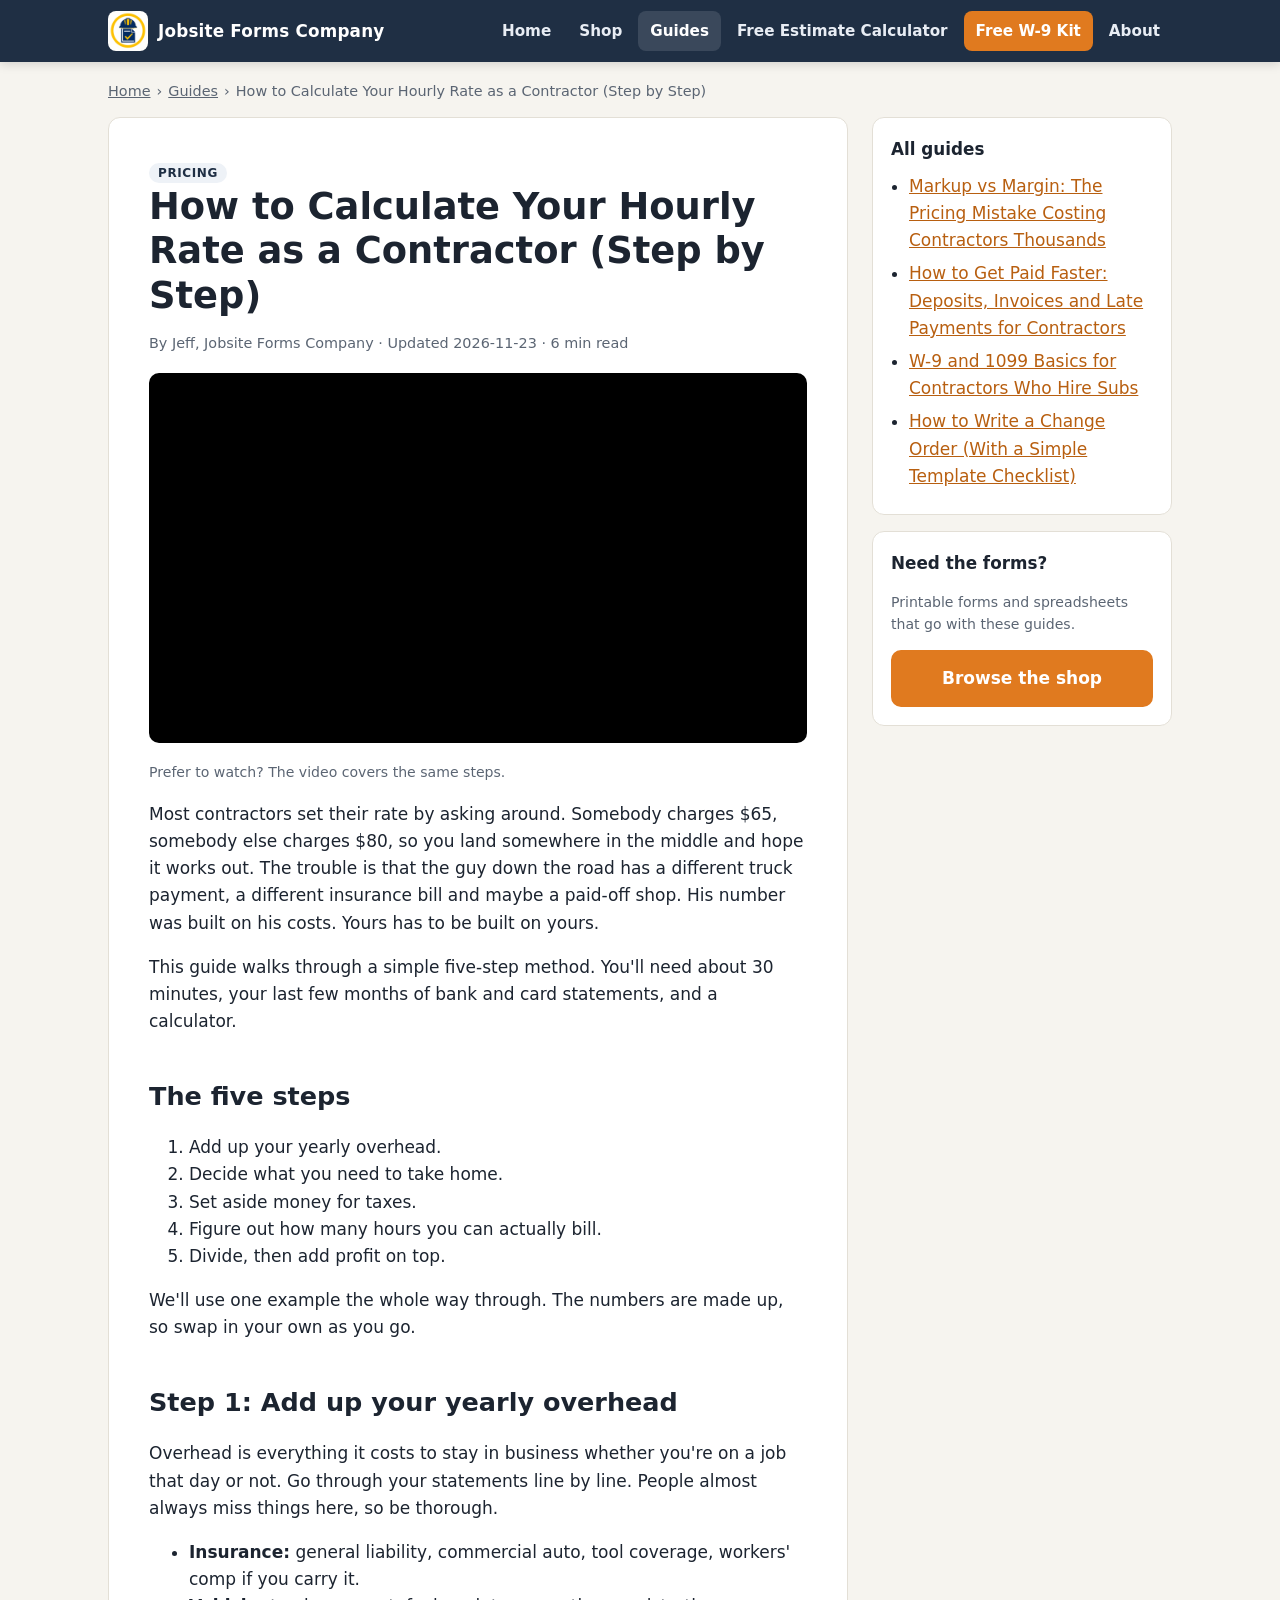
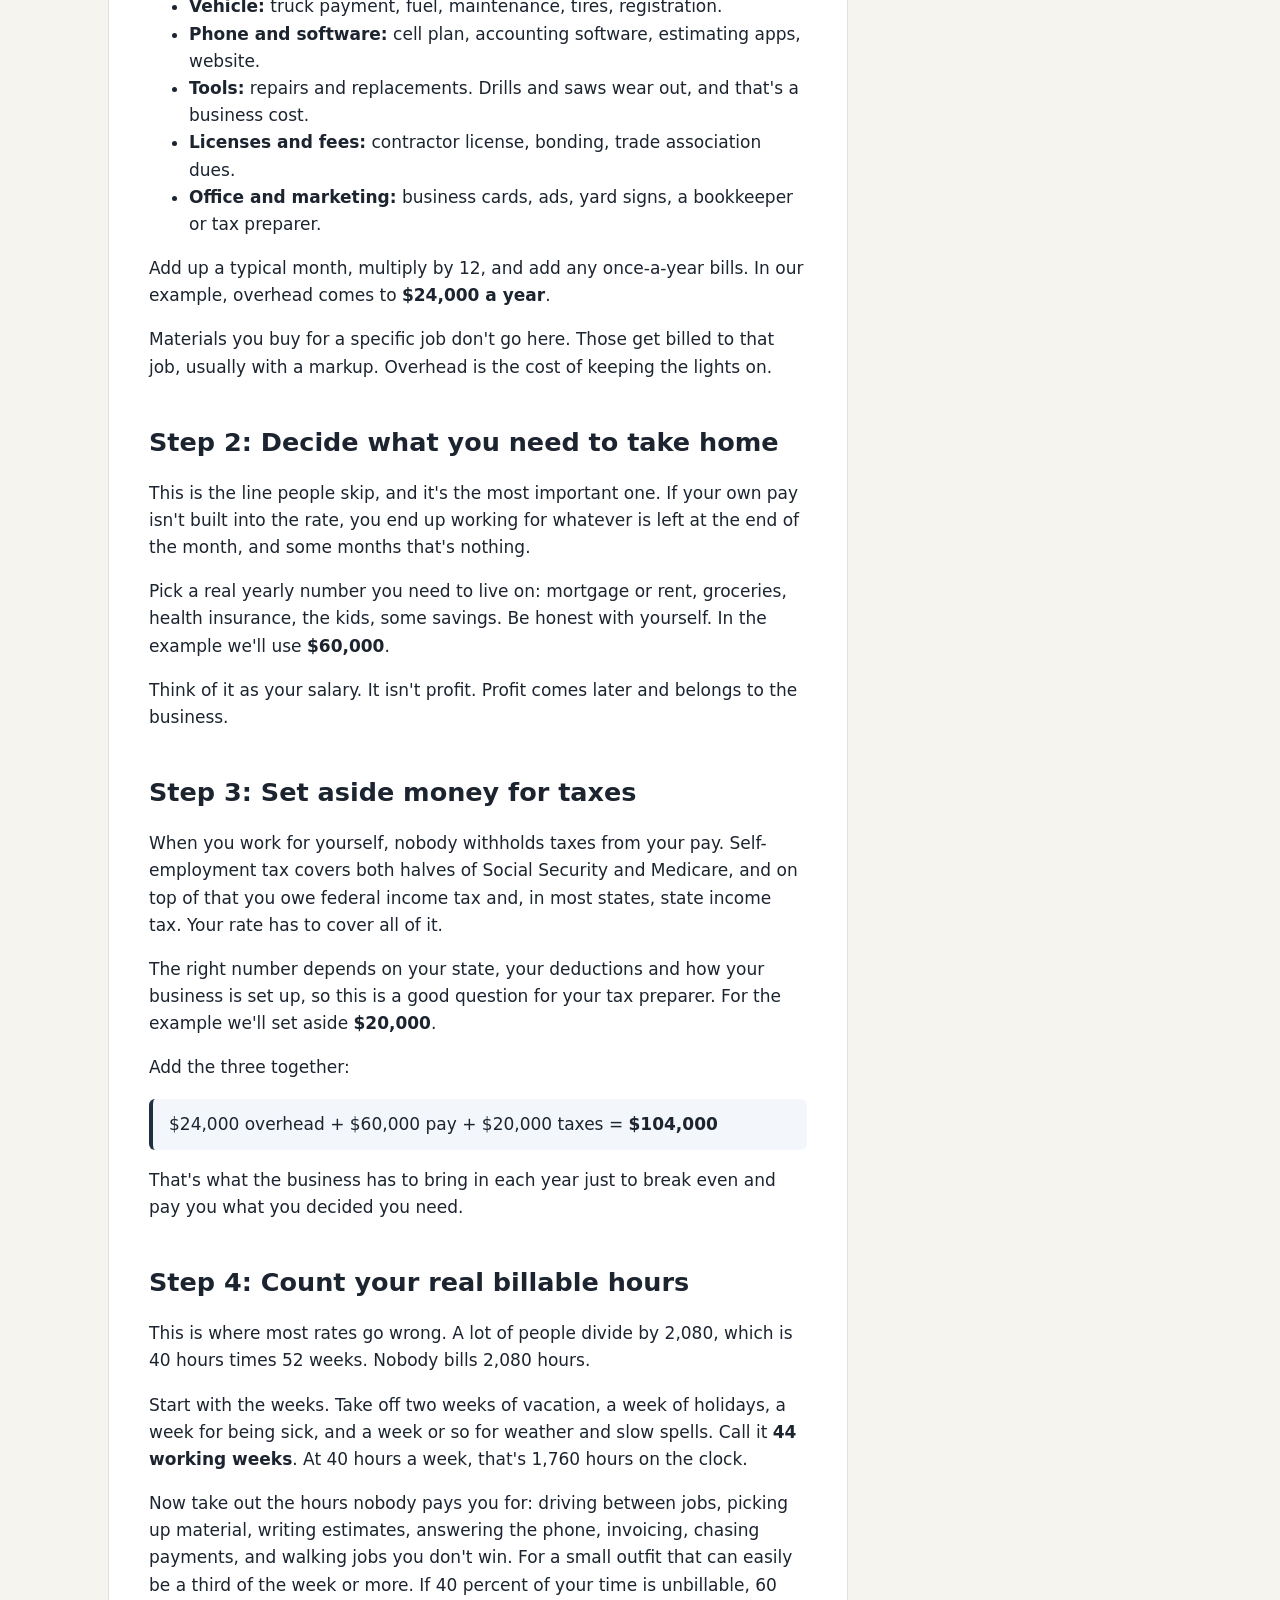
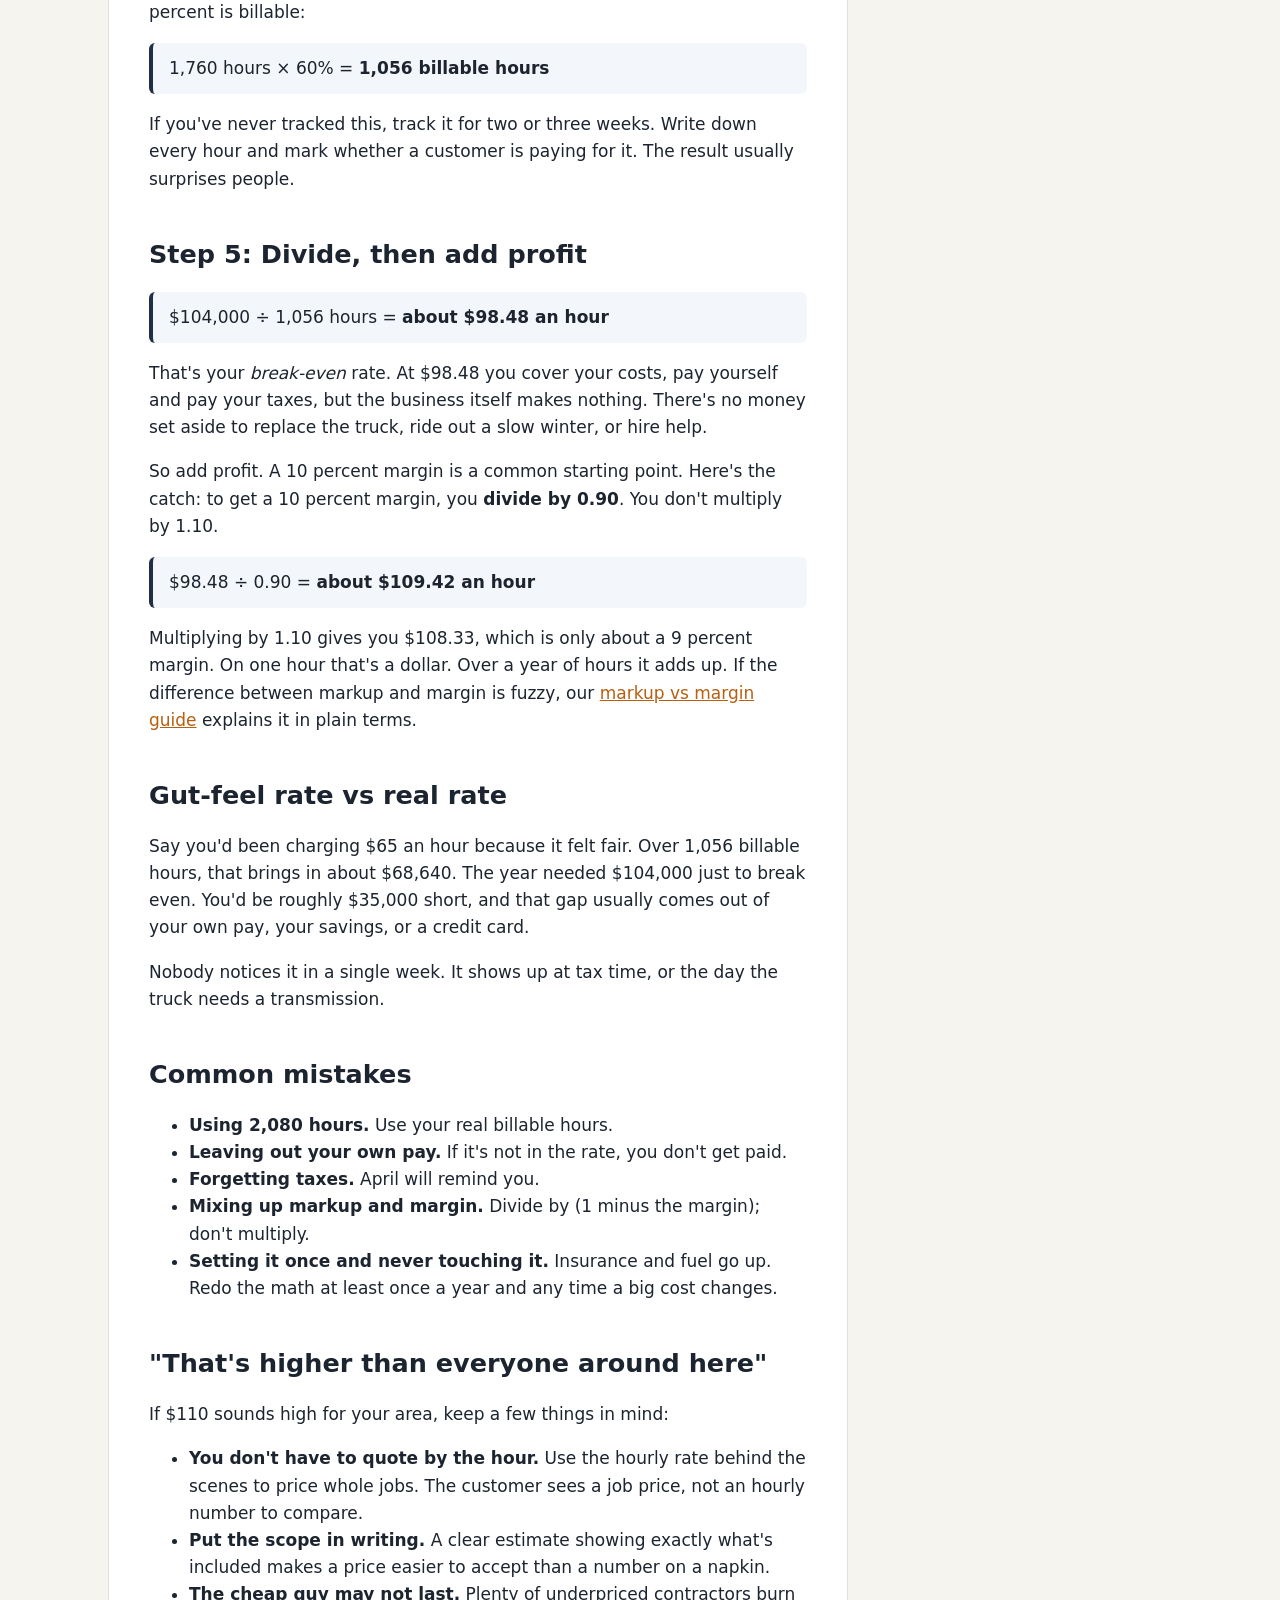
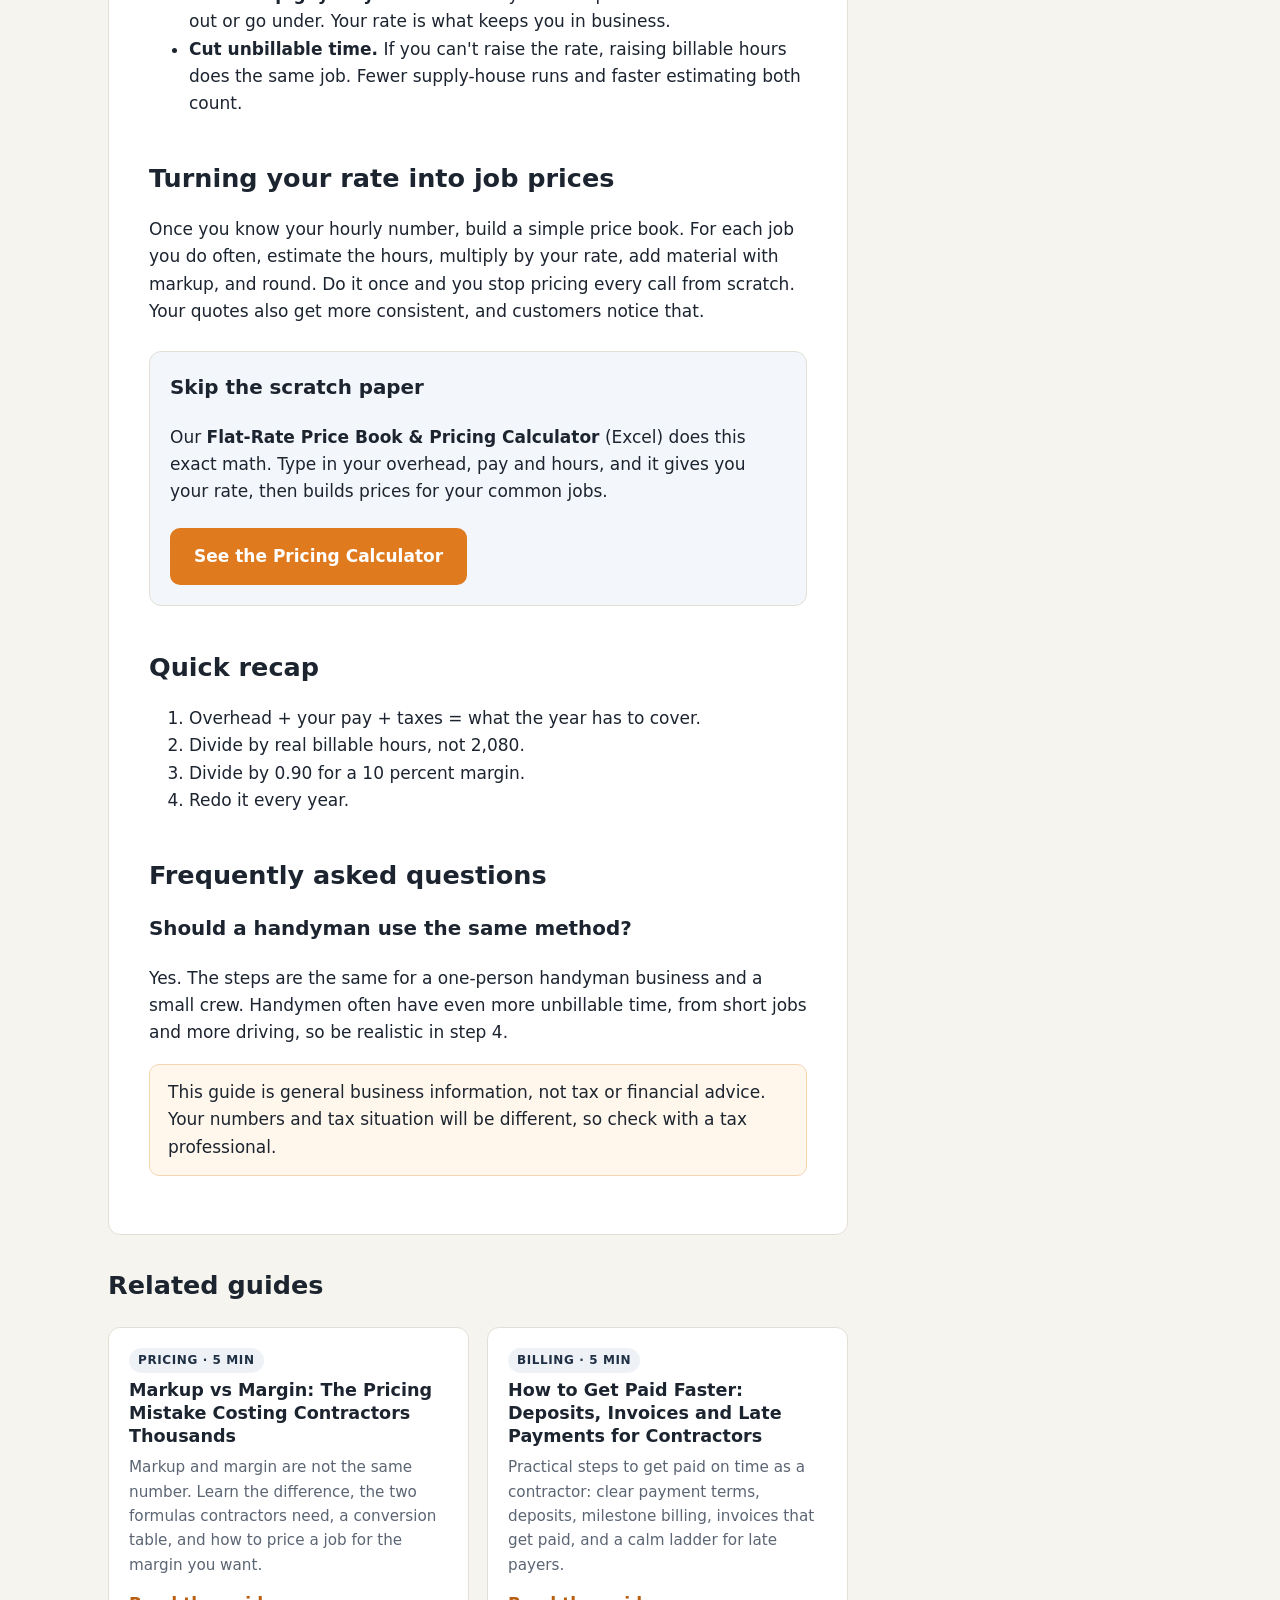
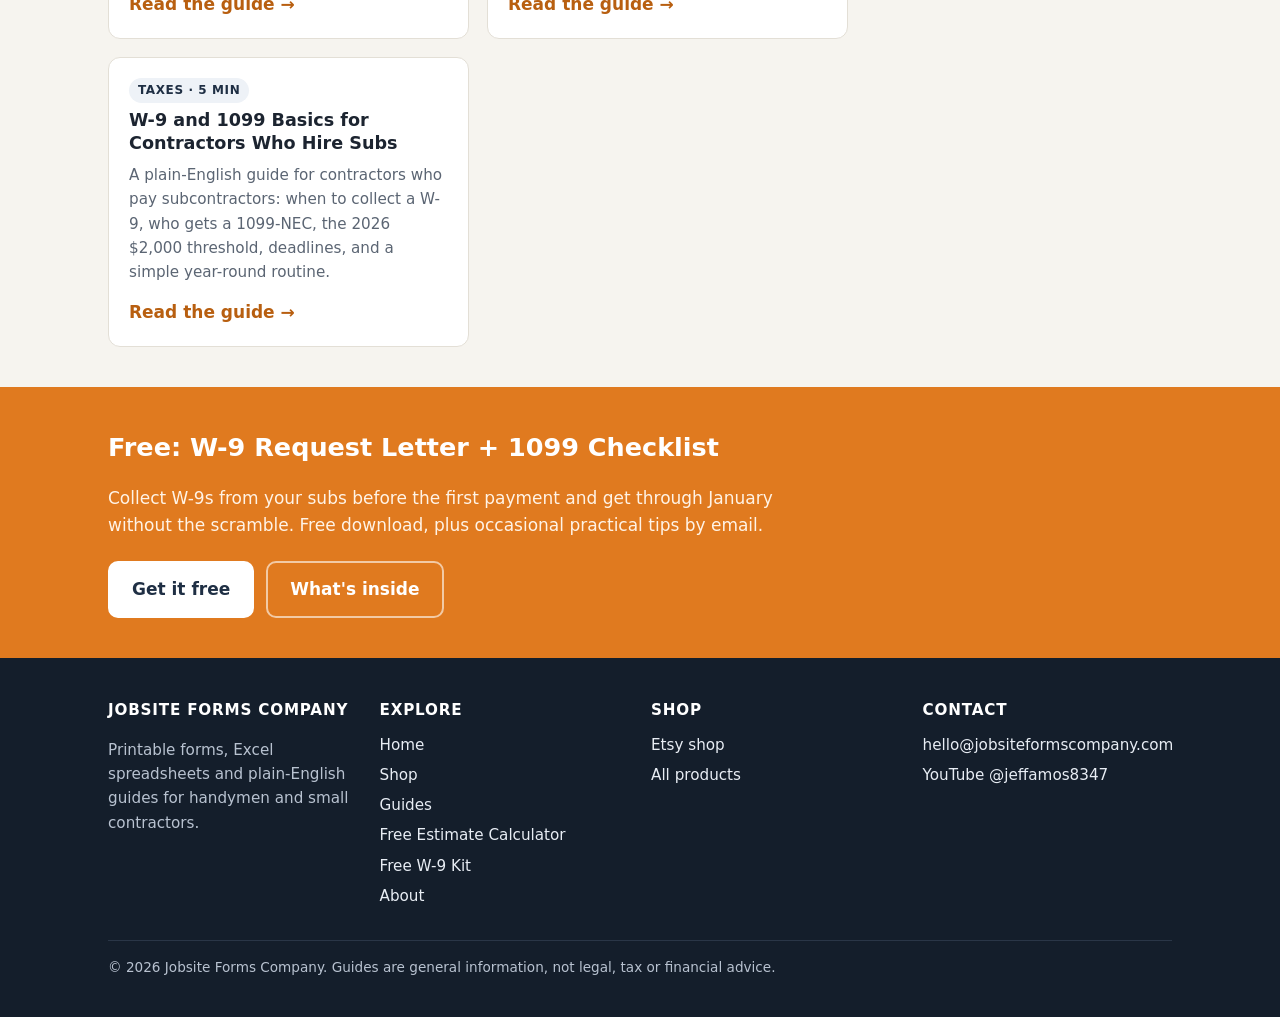
<file: guides/contractor-hourly-rate/index.html>
<!doctype html><html lang="en"><head><meta charset="utf-8"><meta name="viewport" content="width=device-width,initial-scale=1">
<title>How to Calculate Your Hourly Rate as a Contractor (Step by Step) | Jobsite Forms Company</title><meta name="description" content="A 5-step method to build a contractor hourly rate from your real overhead, pay, taxes and billable hours, with a worked example you can copy."><link rel="canonical" href="https://jobsiteformscompany.com/guides/contractor-hourly-rate/"><meta name="theme-color" content="#1f2f44">
<meta property="og:title" content="How to Calculate Your Hourly Rate as a Contractor (Step by Step) | Jobsite Forms Company"><meta property="og:description" content="A 5-step method to build a contractor hourly rate from your real overhead, pay, taxes and billable hours, with a worked example you can copy."><meta property="og:url" content="https://jobsiteformscompany.com/guides/contractor-hourly-rate/"><meta property="og:type" content="article"><meta property="og:image" content="https://jobsiteformscompany.com/img/logo.jpg"><meta name="twitter:card" content="summary">
<link rel="icon" href="/favicon.png"><style>:root{--ink:#1c2430;--muted:#5b6573;--bg:#f6f4ef;--card:#fff;--line:#e3dfd6;--brand:#e07a1f;--brand-d:#b85f10;--navy:#1f2f44;--r:12px}
*{box-sizing:border-box}html{scroll-behavior:smooth}body{margin:0;font:17px/1.6 system-ui,-apple-system,"Segoe UI",Roboto,sans-serif;color:var(--ink);background:var(--bg)}
img{max-width:100%;height:auto}a{color:var(--brand-d)}a:hover{color:var(--navy)}
.wrap{max-width:1100px;margin:0 auto;padding:0 18px}.narrow{max-width:760px}
.skip{position:absolute;left:-999px}.skip:focus{left:10px;top:10px;background:#fff;padding:8px;z-index:99}
:focus-visible{outline:3px solid var(--brand);outline-offset:2px}
.top{position:sticky;top:0;z-index:50;background:var(--navy);color:#fff;box-shadow:0 2px 10px rgba(0,0,0,.15)}
.top .wrap{display:flex;align-items:center;justify-content:space-between;min-height:62px;gap:12px}
.brand{display:flex;align-items:center;gap:10px;color:#fff;text-decoration:none;font-weight:800;font-size:1.05rem;letter-spacing:.2px}.brand img{border-radius:8px;background:#fff}
.brand:hover{color:#fff}
.menu-btn{display:none;background:none;border:2px solid rgba(255,255,255,.4);color:#fff;border-radius:8px;padding:6px 10px;font-size:1rem;cursor:pointer}
.nav{display:flex;gap:4px;align-items:center}
.nav a{color:#e8edf4;text-decoration:none;padding:8px 12px;border-radius:8px;font-weight:600;font-size:.95rem}
.nav a:hover,.nav a[aria-current=page]{background:rgba(255,255,255,.12);color:#fff}
.nav a.cta{background:var(--brand);color:#fff}.nav a.cta:hover{background:var(--brand-d)}
@media(max-width:860px){.menu-btn{display:block}.nav{display:none;position:absolute;left:0;right:0;top:62px;background:var(--navy);flex-direction:column;align-items:stretch;padding:8px 14px 16px;border-top:1px solid rgba(255,255,255,.1)}
.nav.open{display:flex}.nav a{padding:13px 12px;font-size:1.05rem}}
.hero{background:linear-gradient(135deg,#1f2f44 0%,#2c4363 100%);color:#fff;padding:56px 0 64px}
.hero h1{font-size:clamp(1.9rem,5vw,3rem);line-height:1.15;margin:0 0 14px;max-width:780px}
.hero .lead{color:#d7dfea;font-size:1.15rem;max-width:680px}
.eyebrow{display:inline-block;background:rgba(224,122,31,.18);color:#ffb876;font-weight:700;font-size:.8rem;letter-spacing:1px;text-transform:uppercase;padding:4px 10px;border-radius:99px;margin-bottom:14px}
.btns{display:flex;flex-wrap:wrap;gap:12px;margin-top:22px}
.btn{display:inline-block;background:var(--brand);color:#fff!important;text-decoration:none;font-weight:700;padding:13px 22px;border-radius:10px;border:2px solid var(--brand);text-align:center}
.btn:hover{background:var(--brand-d);border-color:var(--brand-d)}
.btn-alt{background:transparent;color:var(--brand-d)!important}.btn-alt:hover{background:var(--brand);color:#fff!important}
.hero .btn-alt,.signup .btn-alt{color:#fff!important;border-color:rgba(255,255,255,.6)}
.btn-light{background:#fff;color:var(--navy)!important;border-color:#fff}.btn-light:hover{background:#ffe3c7;border-color:#ffe3c7}
@media(max-width:520px){.btns .btn{flex:1 1 100%}}
.trust{display:grid;grid-template-columns:repeat(auto-fit,minmax(200px,1fr));gap:14px;margin:-32px auto 0;position:relative}
.trust div{background:#fff;border:1px solid var(--line);border-radius:var(--r);padding:16px 18px;box-shadow:0 4px 14px rgba(0,0,0,.05)}.trust b{display:block}.trust span{color:var(--muted);font-size:.92rem}
section.block{padding:44px 0}.block h2{font-size:1.6rem;margin:0 0 6px}.sub{color:var(--muted);margin:0 0 22px}
main{padding-bottom:40px}
.cards{display:grid;grid-template-columns:repeat(auto-fill,minmax(260px,1fr));gap:18px}
.card{display:flex;flex-direction:column;background:var(--card);border:1px solid var(--line);border-radius:var(--r);padding:20px;text-decoration:none;color:var(--ink);transition:transform .15s,box-shadow .15s}
a.card:hover{transform:translateY(-3px);box-shadow:0 10px 24px rgba(0,0,0,.08);color:var(--ink)}
.card h3{margin:6px 0 8px;font-size:1.1rem;line-height:1.3}.card p{margin:0 0 14px;color:var(--muted);font-size:.95rem;flex:1}
.card .go{font-weight:700;color:var(--brand-d)}.tag{font-size:.75rem;font-weight:700;text-transform:uppercase;letter-spacing:.6px;color:var(--navy);background:#eef2f7;border-radius:99px;padding:3px 9px;align-self:flex-start}
.tag.etsy{background:#fde8d6;color:#a4520c}.tag.free{background:#dff3e4;color:#1d6b35}
.chips{display:flex;flex-wrap:wrap;gap:8px;margin:18px 0 8px}.chips a{background:#fff;border:1px solid var(--line);border-radius:99px;padding:7px 14px;text-decoration:none;color:var(--navy);font-weight:600;font-size:.92rem}.chips a:hover{border-color:var(--brand)}
.cat{scroll-margin-top:80px;margin-top:36px}.cat h2{border-bottom:2px solid var(--line);padding-bottom:6px}
.pagehead{padding:34px 0 8px}.pagehead h1{font-size:clamp(1.7rem,4.5vw,2.5rem);line-height:1.2;margin:6px 0 10px}.lead{font-size:1.12rem;color:var(--muted)}
.crumbs{font-size:.9rem;color:var(--muted);padding-top:18px}.crumbs a{color:var(--muted)}.crumbs ol{list-style:none;padding:0;margin:0;display:flex;flex-wrap:wrap;gap:6px}.crumbs li+li:before{content:"›";margin-right:6px}
article{background:#fff;border:1px solid var(--line);border-radius:var(--r);padding:clamp(18px,4vw,40px)}
article h1{font-size:clamp(1.6rem,4.5vw,2.3rem);line-height:1.2;margin:0 0 8px}article h2{margin-top:1.8em;line-height:1.25}
.meta{color:var(--muted);font-size:.9rem}
.calc{background:#f3f6fa;border-left:4px solid var(--navy);padding:12px 16px;border-radius:6px;margin:14px 0;overflow-x:auto}
.note{background:#fff7ec;border:1px solid #f4d6b3;padding:14px 18px;border-radius:10px;margin:18px 0}
.product{background:#f3f6fa;border:1px solid var(--line);padding:20px;border-radius:var(--r);margin:26px 0}.product h3{margin-top:0}.product .btn{margin:6px 6px 0 0}
.sample{background:#fafafa;border:1px dashed #bbb;padding:14px;border-radius:8px;overflow-x:auto}
table{border-collapse:collapse;width:100%;display:block;overflow-x:auto}th,td{border:1px solid var(--line);padding:8px 10px;text-align:left}th{background:#f3f6fa}
.video{position:relative;padding-top:56.25%;margin:18px 0;border-radius:10px;overflow:hidden;background:#000}.video iframe{position:absolute;inset:0;width:100%;height:100%;border:0}
.layout{display:grid;gap:24px;grid-template-columns:1fr}@media(min-width:980px){.layout{grid-template-columns:1fr 300px}.side{position:sticky;top:84px;align-self:start}}
.side .box{background:#fff;border:1px solid var(--line);border-radius:var(--r);padding:18px;margin-bottom:16px}.side h2{font-size:1.05rem;margin:0 0 10px}.side ul{margin:0;padding-left:18px}.side li{margin:6px 0}
.related{margin-top:30px}
.small{font-size:.88rem;color:var(--muted)}
.signup{background:var(--brand);color:#fff;padding:40px 0}.signup h2{margin:0 0 8px}.signup p{max-width:680px;color:#fff3e6}
footer{background:#141e2b;color:#b8c2d0;padding:40px 0 24px;font-size:.95rem}footer a{color:#e8edf4;text-decoration:none}footer a:hover{color:#ffb876}
.fgrid{display:grid;grid-template-columns:repeat(auto-fit,minmax(180px,1fr));gap:22px}footer h3{color:#fff;font-size:.95rem;text-transform:uppercase;letter-spacing:.8px;margin:0 0 10px}footer ul{list-style:none;margin:0;padding:0}footer li{margin:6px 0}
.legal{border-top:1px solid #2a3647;margin-top:26px;padding-top:16px;font-size:.85rem}
.steps{counter-reset:s;display:grid;gap:14px;grid-template-columns:repeat(auto-fit,minmax(220px,1fr));padding:0;list-style:none}.steps li{background:#fff;border:1px solid var(--line);border-radius:var(--r);padding:18px}.steps li:before{counter-increment:s;content:counter(s);display:inline-grid;place-items:center;width:30px;height:30px;border-radius:50%;background:var(--brand);color:#fff;font-weight:800;margin-bottom:8px}

.card .thumb{margin:-20px -20px 14px;border-radius:calc(var(--r) - 1px) calc(var(--r) - 1px) 0 0;overflow:hidden;background:#eef2f7}
.card .thumb img{display:block;width:100%;height:auto;aspect-ratio:1;object-fit:cover}
.card .prices{display:flex;flex-wrap:wrap;gap:8px 16px;margin:0 0 12px;font-weight:700;font-size:.95rem}
.card .btns{margin-top:auto}
.card .btn{padding:10px 14px;font-size:.9rem}
div.card:hover{transform:translateY(-3px);box-shadow:0 10px 24px rgba(0,0,0,.08)}
</style><script type="application/ld+json">{"@context": "https://schema.org", "@type": "Article", "headline": "How to Calculate Your Hourly Rate as a Contractor (Step by Step)", "description": "A 5-step method to build a contractor hourly rate from your real overhead, pay, taxes and billable hours, with a worked example you can copy.", "datePublished": "2026-11-23", "dateModified": "2026-11-23", "author": {"@type": "Organization", "name": "Jobsite Forms Company", "url": "https://jobsiteformscompany.com"}, "publisher": {"@type": "Organization", "name": "Jobsite Forms Company", "logo": {"@type": "ImageObject", "url": "https://jobsiteformscompany.com/img/logo.jpg"}}, "mainEntityOfPage": "https://jobsiteformscompany.com/guides/contractor-hourly-rate/", "image": "https://jobsiteformscompany.com/img/logo.jpg", "video": {"@type": "VideoObject", "name": "How to Calculate Your Hourly Rate as a Contractor (Step by Step)", "description": "A 5-step method to build a contractor hourly rate from your real overhead, pay, taxes and billable hours, with a worked example you can copy.", "thumbnailUrl": "https://i.ytimg.com/vi/GS68c1VyHbc/hqdefault.jpg", "uploadDate": "2026-10-20", "embedUrl": "https://www.youtube.com/embed/GS68c1VyHbc"}}</script><script type="application/ld+json">{"@context": "https://schema.org", "@type": "BreadcrumbList", "itemListElement": [{"@type": "ListItem", "position": 1, "name": "Home", "item": "https://jobsiteformscompany.com/"}, {"@type": "ListItem", "position": 2, "name": "Guides", "item": "https://jobsiteformscompany.com/guides/"}, {"@type": "ListItem", "position": 3, "name": "How to Calculate Your Hourly Rate as a Contractor (Step by Step)", "item": "https://jobsiteformscompany.com/guides/contractor-hourly-rate/"}]}</script></head><body>
<a class="skip" href="#main">Skip to content</a>
<header class="top"><div class="wrap"><a class="brand" href="/"><img src="/img/logo-96.png" width="40" height="40" alt="">Jobsite Forms Company</a>
<button class="menu-btn" aria-controls="nav" aria-expanded="false">☰ Menu</button>
<nav class="nav" id="nav" aria-label="Main"><a href="/">Home</a><a href="/shop/">Shop</a><a href="/guides/" aria-current=page>Guides</a><a href="/estimate/">Free Estimate Calculator</a><a href="/free-w9-kit/" class=cta>Free W-9 Kit</a><a href="/about/">About</a></nav></div></header>
<main id="main"><div class="wrap"><nav class="crumbs" aria-label="Breadcrumb"><ol><li><a href="/">Home</a></li><li><a href="/guides/">Guides</a></li><li aria-current="page">How to Calculate Your Hourly Rate as a Contractor (Step by Step)</li></ol></nav><div class="layout" style="margin-top:14px"><div><article><span class="tag">Pricing</span><h1>How to Calculate Your Hourly Rate as a Contractor (Step by Step)</h1>
<p class="meta">By Jeff, Jobsite Forms Company · Updated 2026-11-23 · 6 min read</p><div class="video"><iframe src="https://www.youtube-nocookie.com/embed/GS68c1VyHbc" title="How to Calculate Your Hourly Rate as a Contractor (Step by Step) (video)" loading="lazy" allow="accelerometer; encrypted-media; picture-in-picture" allowfullscreen></iframe></div><p class="small">Prefer to watch? The video covers the same steps.</p><p>Most contractors set their rate by asking around. Somebody charges $65, somebody else charges $80, so you land somewhere in the middle and hope it works out. The trouble is that the guy down the road has a different truck payment, a different insurance bill and maybe a paid-off shop. His number was built on his costs. Yours has to be built on yours.</p>
<p>This guide walks through a simple five-step method. You'll need about 30 minutes, your last few months of bank and card statements, and a calculator.</p>

<h2>The five steps</h2>
<ol>
<li>Add up your yearly overhead.</li>
<li>Decide what you need to take home.</li>
<li>Set aside money for taxes.</li>
<li>Figure out how many hours you can actually bill.</li>
<li>Divide, then add profit on top.</li>
</ol>
<p>We'll use one example the whole way through. The numbers are made up, so swap in your own as you go.</p>

<h2>Step 1: Add up your yearly overhead</h2>
<p>Overhead is everything it costs to stay in business whether you're on a job that day or not. Go through your statements line by line. People almost always miss things here, so be thorough.</p>
<ul>
<li><strong>Insurance:</strong> general liability, commercial auto, tool coverage, workers' comp if you carry it.</li>
<li><strong>Vehicle:</strong> truck payment, fuel, maintenance, tires, registration.</li>
<li><strong>Phone and software:</strong> cell plan, accounting software, estimating apps, website.</li>
<li><strong>Tools:</strong> repairs and replacements. Drills and saws wear out, and that's a business cost.</li>
<li><strong>Licenses and fees:</strong> contractor license, bonding, trade association dues.</li>
<li><strong>Office and marketing:</strong> business cards, ads, yard signs, a bookkeeper or tax preparer.</li>
</ul>
<p>Add up a typical month, multiply by 12, and add any once-a-year bills. In our example, overhead comes to <strong>$24,000 a year</strong>.</p>
<p>Materials you buy for a specific job don't go here. Those get billed to that job, usually with a markup. Overhead is the cost of keeping the lights on.</p>

<h2>Step 2: Decide what you need to take home</h2>
<p>This is the line people skip, and it's the most important one. If your own pay isn't built into the rate, you end up working for whatever is left at the end of the month, and some months that's nothing.</p>
<p>Pick a real yearly number you need to live on: mortgage or rent, groceries, health insurance, the kids, some savings. Be honest with yourself. In the example we'll use <strong>$60,000</strong>.</p>
<p>Think of it as your salary. It isn't profit. Profit comes later and belongs to the business.</p>

<h2>Step 3: Set aside money for taxes</h2>
<p>When you work for yourself, nobody withholds taxes from your pay. Self-employment tax covers both halves of Social Security and Medicare, and on top of that you owe federal income tax and, in most states, state income tax. Your rate has to cover all of it.</p>
<p>The right number depends on your state, your deductions and how your business is set up, so this is a good question for your tax preparer. For the example we'll set aside <strong>$20,000</strong>.</p>
<p>Add the three together:</p>
<div class="calc">$24,000 overhead + $60,000 pay + $20,000 taxes = <strong>$104,000</strong></div>
<p>That's what the business has to bring in each year just to break even and pay you what you decided you need.</p>

<h2>Step 4: Count your real billable hours</h2>
<p>This is where most rates go wrong. A lot of people divide by 2,080, which is 40 hours times 52 weeks. Nobody bills 2,080 hours.</p>
<p>Start with the weeks. Take off two weeks of vacation, a week of holidays, a week for being sick, and a week or so for weather and slow spells. Call it <strong>44 working weeks</strong>. At 40 hours a week, that's 1,760 hours on the clock.</p>
<p>Now take out the hours nobody pays you for: driving between jobs, picking up material, writing estimates, answering the phone, invoicing, chasing payments, and walking jobs you don't win. For a small outfit that can easily be a third of the week or more. If 40 percent of your time is unbillable, 60 percent is billable:</p>
<div class="calc">1,760 hours &times; 60% = <strong>1,056 billable hours</strong></div>
<p>If you've never tracked this, track it for two or three weeks. Write down every hour and mark whether a customer is paying for it. The result usually surprises people.</p>

<h2>Step 5: Divide, then add profit</h2>
<div class="calc">$104,000 &divide; 1,056 hours = <strong>about $98.48 an hour</strong></div>
<p>That's your <em>break-even</em> rate. At $98.48 you cover your costs, pay yourself and pay your taxes, but the business itself makes nothing. There's no money set aside to replace the truck, ride out a slow winter, or hire help.</p>
<p>So add profit. A 10 percent margin is a common starting point. Here's the catch: to get a 10 percent margin, you <strong>divide by 0.90</strong>. You don't multiply by 1.10.</p>
<div class="calc">$98.48 &divide; 0.90 = <strong>about $109.42 an hour</strong></div>
<p>Multiplying by 1.10 gives you $108.33, which is only about a 9 percent margin. On one hour that's a dollar. Over a year of hours it adds up. If the difference between markup and margin is fuzzy, our <a href="/guides/markup-vs-margin/">markup vs margin guide</a> explains it in plain terms.</p>

<h2>Gut-feel rate vs real rate</h2>
<p>Say you'd been charging $65 an hour because it felt fair. Over 1,056 billable hours, that brings in about $68,640. The year needed $104,000 just to break even. You'd be roughly $35,000 short, and that gap usually comes out of your own pay, your savings, or a credit card.</p>
<p>Nobody notices it in a single week. It shows up at tax time, or the day the truck needs a transmission.</p>

<h2>Common mistakes</h2>
<ul>
<li><strong>Using 2,080 hours.</strong> Use your real billable hours.</li>
<li><strong>Leaving out your own pay.</strong> If it's not in the rate, you don't get paid.</li>
<li><strong>Forgetting taxes.</strong> April will remind you.</li>
<li><strong>Mixing up markup and margin.</strong> Divide by (1 minus the margin); don't multiply.</li>
<li><strong>Setting it once and never touching it.</strong> Insurance and fuel go up. Redo the math at least once a year and any time a big cost changes.</li>
</ul>

<h2>"That's higher than everyone around here"</h2>
<p>If $110 sounds high for your area, keep a few things in mind:</p>
<ul>
<li><strong>You don't have to quote by the hour.</strong> Use the hourly rate behind the scenes to price whole jobs. The customer sees a job price, not an hourly number to compare.</li>
<li><strong>Put the scope in writing.</strong> A clear estimate showing exactly what's included makes a price easier to accept than a number on a napkin.</li>
<li><strong>The cheap guy may not last.</strong> Plenty of underpriced contractors burn out or go under. Your rate is what keeps you in business.</li>
<li><strong>Cut unbillable time.</strong> If you can't raise the rate, raising billable hours does the same job. Fewer supply-house runs and faster estimating both count.</li>
</ul>

<h2>Turning your rate into job prices</h2>
<p>Once you know your hourly number, build a simple price book. For each job you do often, estimate the hours, multiply by your rate, add material with markup, and round. Do it once and you stop pricing every call from scratch. Your quotes also get more consistent, and customers notice that.</p>

<div class="product">
<h3>Skip the scratch paper</h3>
<p>Our <strong>Flat-Rate Price Book &amp; Pricing Calculator</strong> (Excel) does this exact math. Type in your overhead, pay and hours, and it gives you your rate, then builds prices for your common jobs.</p>
<a class="btn" href="https://www.etsy.com/listing/4596873539">See the Pricing Calculator</a>
</div>

<h2>Quick recap</h2>
<ol>
<li>Overhead + your pay + taxes = what the year has to cover.</li>
<li>Divide by real billable hours, not 2,080.</li>
<li>Divide by 0.90 for a 10 percent margin.</li>
<li>Redo it every year.</li>
</ol>

<h2>Frequently asked questions</h2>
<h3>Should a handyman use the same method?</h3>
<p>Yes. The steps are the same for a one-person handyman business and a small crew. Handymen often have even more unbillable time, from short jobs and more driving, so be realistic in step 4.</p>
<p class="note">This guide is general business information, not tax or financial advice. Your numbers and tax situation will be different, so check with a tax professional.</p>
</article>
<section class="related"><h2>Related guides</h2><div class="cards"><a class="card" href="/guides/markup-vs-margin/"><span class="tag">Pricing · 5 min</span><h3>Markup vs Margin: The Pricing Mistake Costing Contractors Thousands</h3><p>Markup and margin are not the same number. Learn the difference, the two formulas contractors need, a conversion table, and how to price a job for the margin you want.</p><span class="go">Read the guide →</span></a><a class="card" href="/guides/get-paid-faster/"><span class="tag">Billing · 5 min</span><h3>How to Get Paid Faster: Deposits, Invoices and Late Payments for Contractors</h3><p>Practical steps to get paid on time as a contractor: clear payment terms, deposits, milestone billing, invoices that get paid, and a calm ladder for late payers.</p><span class="go">Read the guide →</span></a><a class="card" href="/guides/w9-1099-basics-for-contractors/"><span class="tag">Taxes · 5 min</span><h3>W-9 and 1099 Basics for Contractors Who Hire Subs</h3><p>A plain-English guide for contractors who pay subcontractors: when to collect a W-9, who gets a 1099-NEC, the 2026 $2,000 threshold, deadlines, and a simple year-round routine.</p><span class="go">Read the guide →</span></a></div></section></div>
<aside class="side"><div class="box"><h2>All guides</h2><ul><li><a href="/guides/markup-vs-margin/">Markup vs Margin: The Pricing Mistake Costing Contractors Thousands</a></li><li><a href="/guides/get-paid-faster/">How to Get Paid Faster: Deposits, Invoices and Late Payments for Contractors</a></li><li><a href="/guides/w9-1099-basics-for-contractors/">W-9 and 1099 Basics for Contractors Who Hire Subs</a></li><li><a href="/guides/how-to-write-a-change-order/">How to Write a Change Order (With a Simple Template Checklist)</a></li></ul></div><div class="box"><h2>Need the forms?</h2><p class="small">Printable forms and spreadsheets that go with these guides.</p><a class="btn" href="/shop/" style="width:100%">Browse the shop</a></div></aside></div></div></main><section class="signup"><div class="wrap"><h2>Free: W-9 Request Letter + 1099 Checklist</h2><p>Collect W-9s from your subs before the first payment and get through January without the scramble. Free download, plus occasional practical tips by email.</p><div class="btns"><a class="btn btn-light" href="https://payhip.com/b/B1j3l">Get it free</a><a class="btn btn-alt" href="/free-w9-kit/">What's inside</a></div></div></section>
<footer><div class="wrap"><div class="fgrid">
<div><h3>Jobsite Forms Company</h3><p>Printable forms, Excel spreadsheets and plain-English guides for handymen and small contractors.</p></div>
<div><h3>Explore</h3><ul><li><a href="/">Home</a></li><li><a href="/shop/">Shop</a></li><li><a href="/guides/">Guides</a></li><li><a href="/estimate/">Free Estimate Calculator</a></li><li><a href="/free-w9-kit/">Free W-9 Kit</a></li><li><a href="/about/">About</a></li></ul></div>
<div><h3>Shop</h3><ul><li><a href="https://www.etsy.com/shop/JobsiteFormsCompany">Etsy shop</a></li><li><a href="/shop/">All products</a></li></ul></div>
<div><h3>Contact</h3><ul><li><a href="mailto:hello@jobsiteformscompany.com">hello@jobsiteformscompany.com</a></li><li><a href="https://www.youtube.com/@jeffamos8347">YouTube @jeffamos8347</a></li></ul></div>
</div><p class="legal">© 2026 Jobsite Forms Company. Guides are general information, not legal, tax or financial advice.</p></div></footer>
<script>(function(){var b=document.querySelector('.menu-btn'),n=document.getElementById('nav');b.addEventListener('click',function(){var o=n.classList.toggle('open');b.setAttribute('aria-expanded',o);b.textContent=o?'✕ Close':'☰ Menu'});document.addEventListener('keydown',function(e){if(e.key==='Escape'&&n.classList.contains('open')){b.click();b.focus()}})})();</script></body></html>
</file>
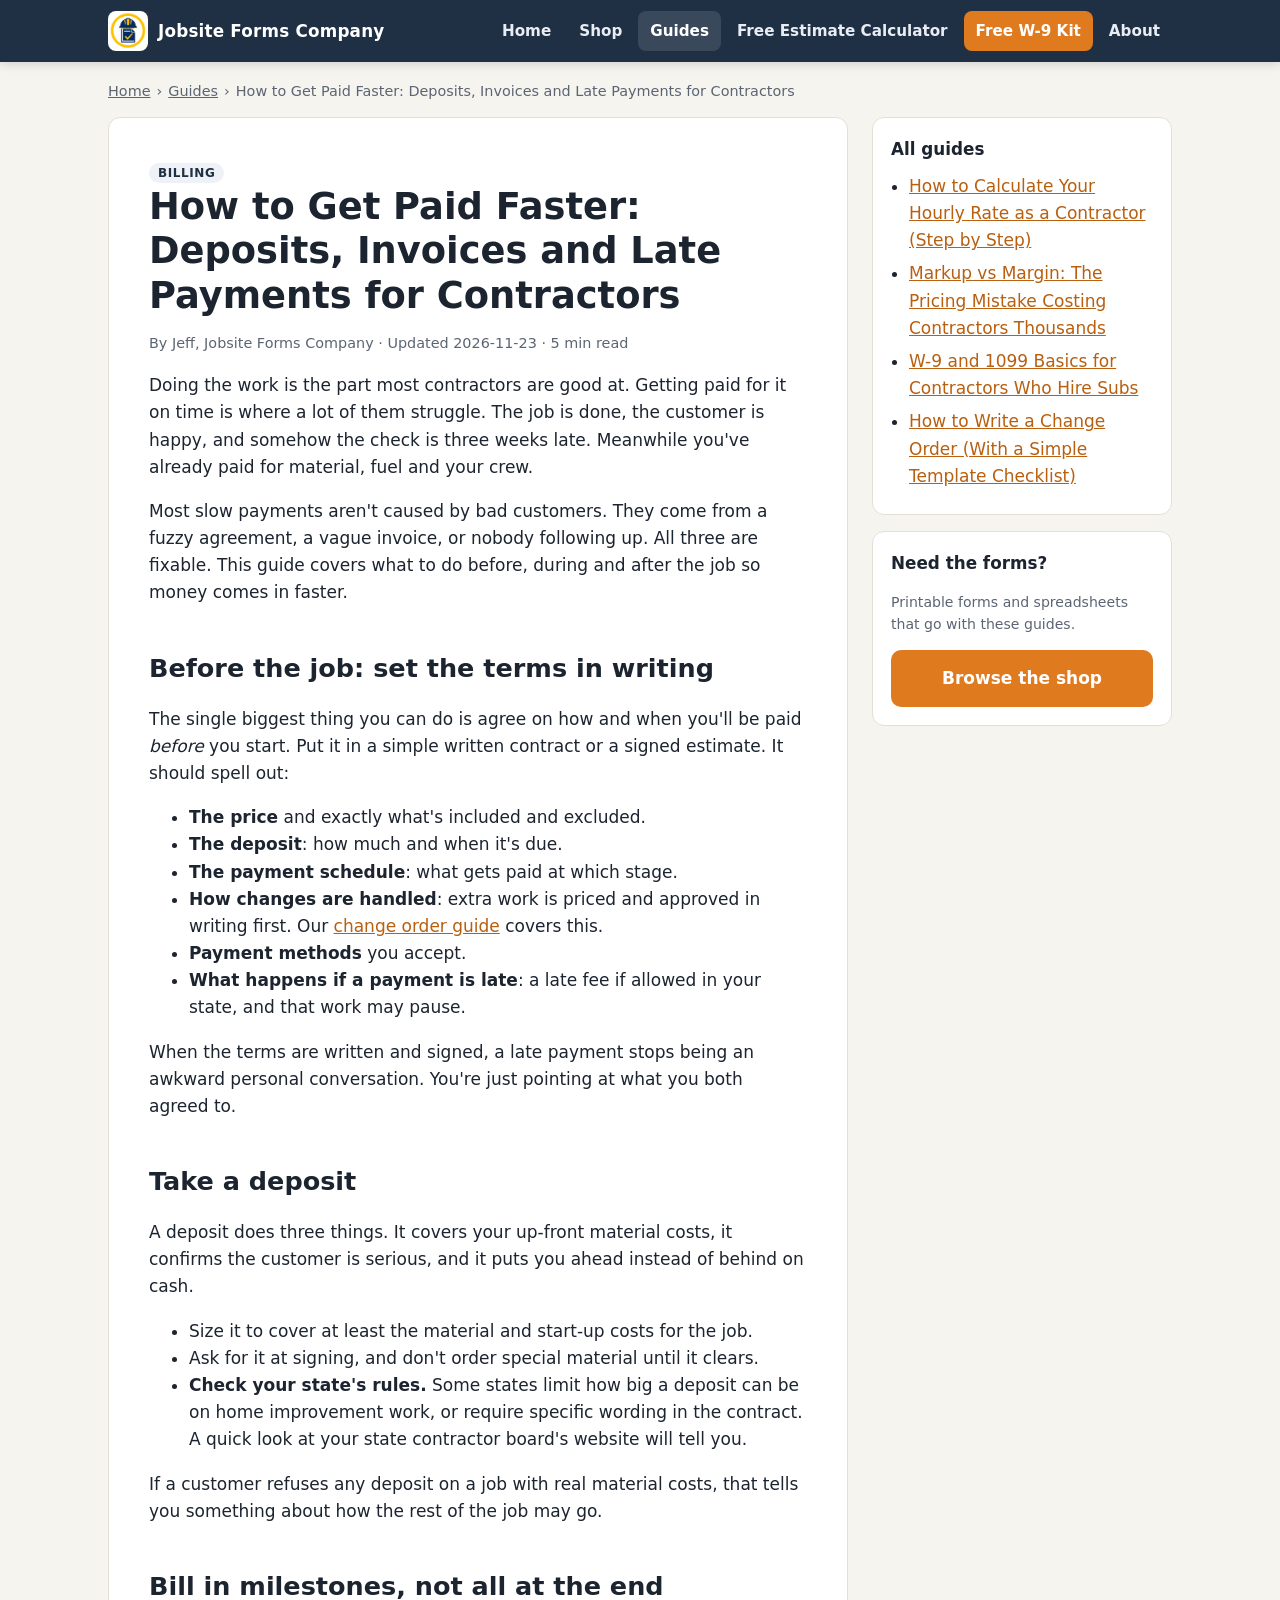
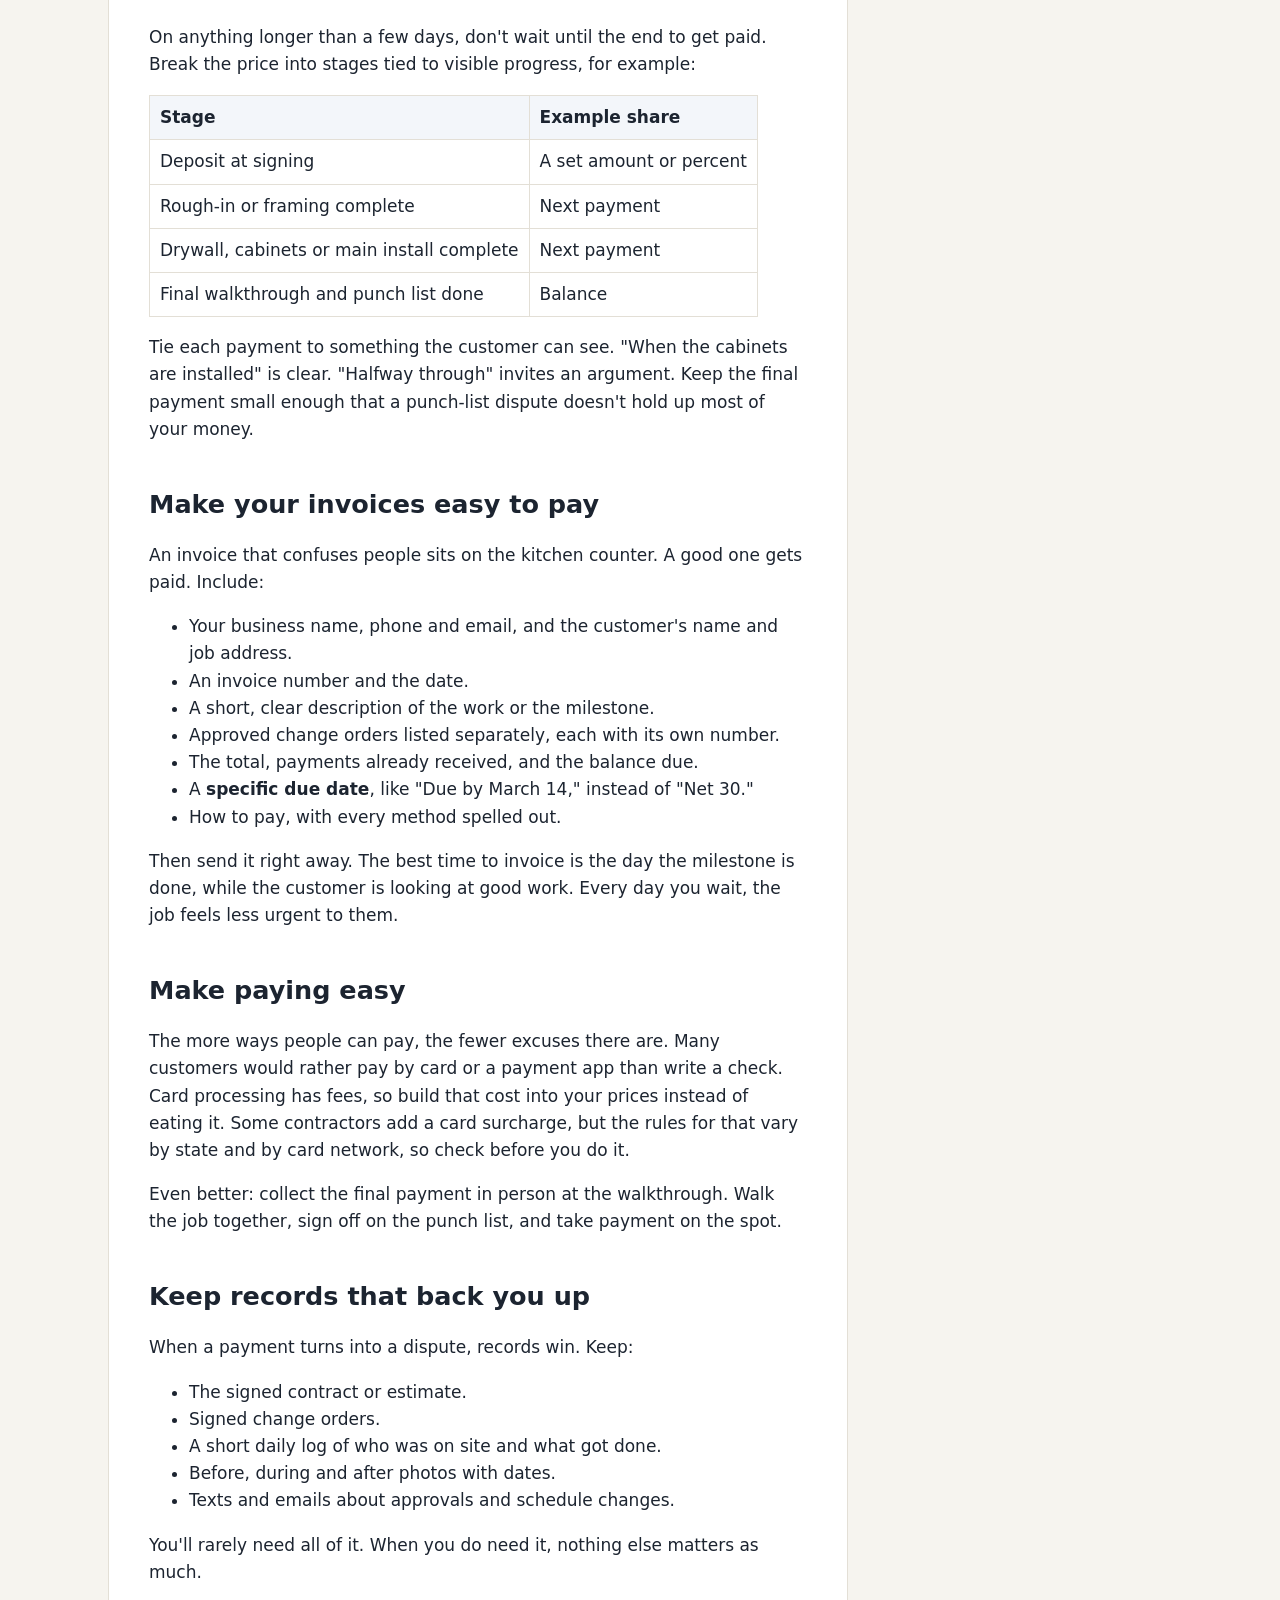
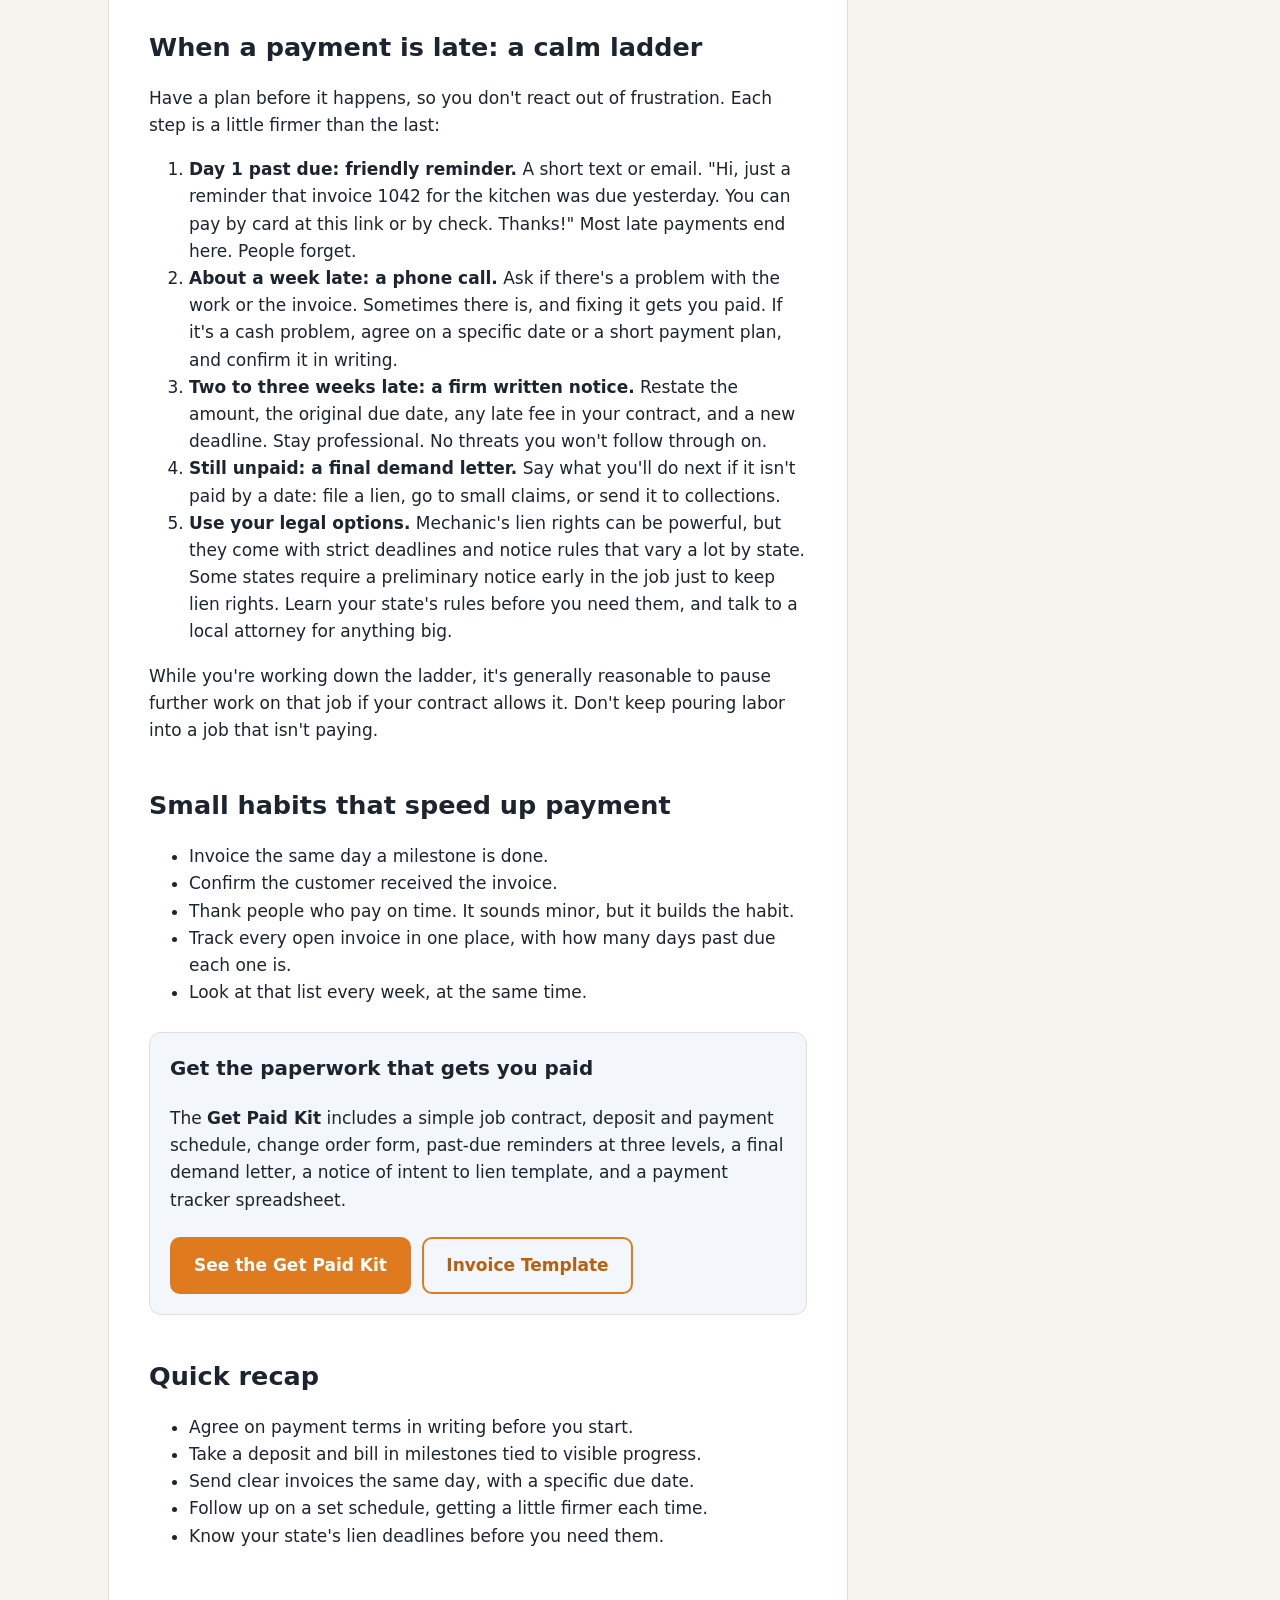
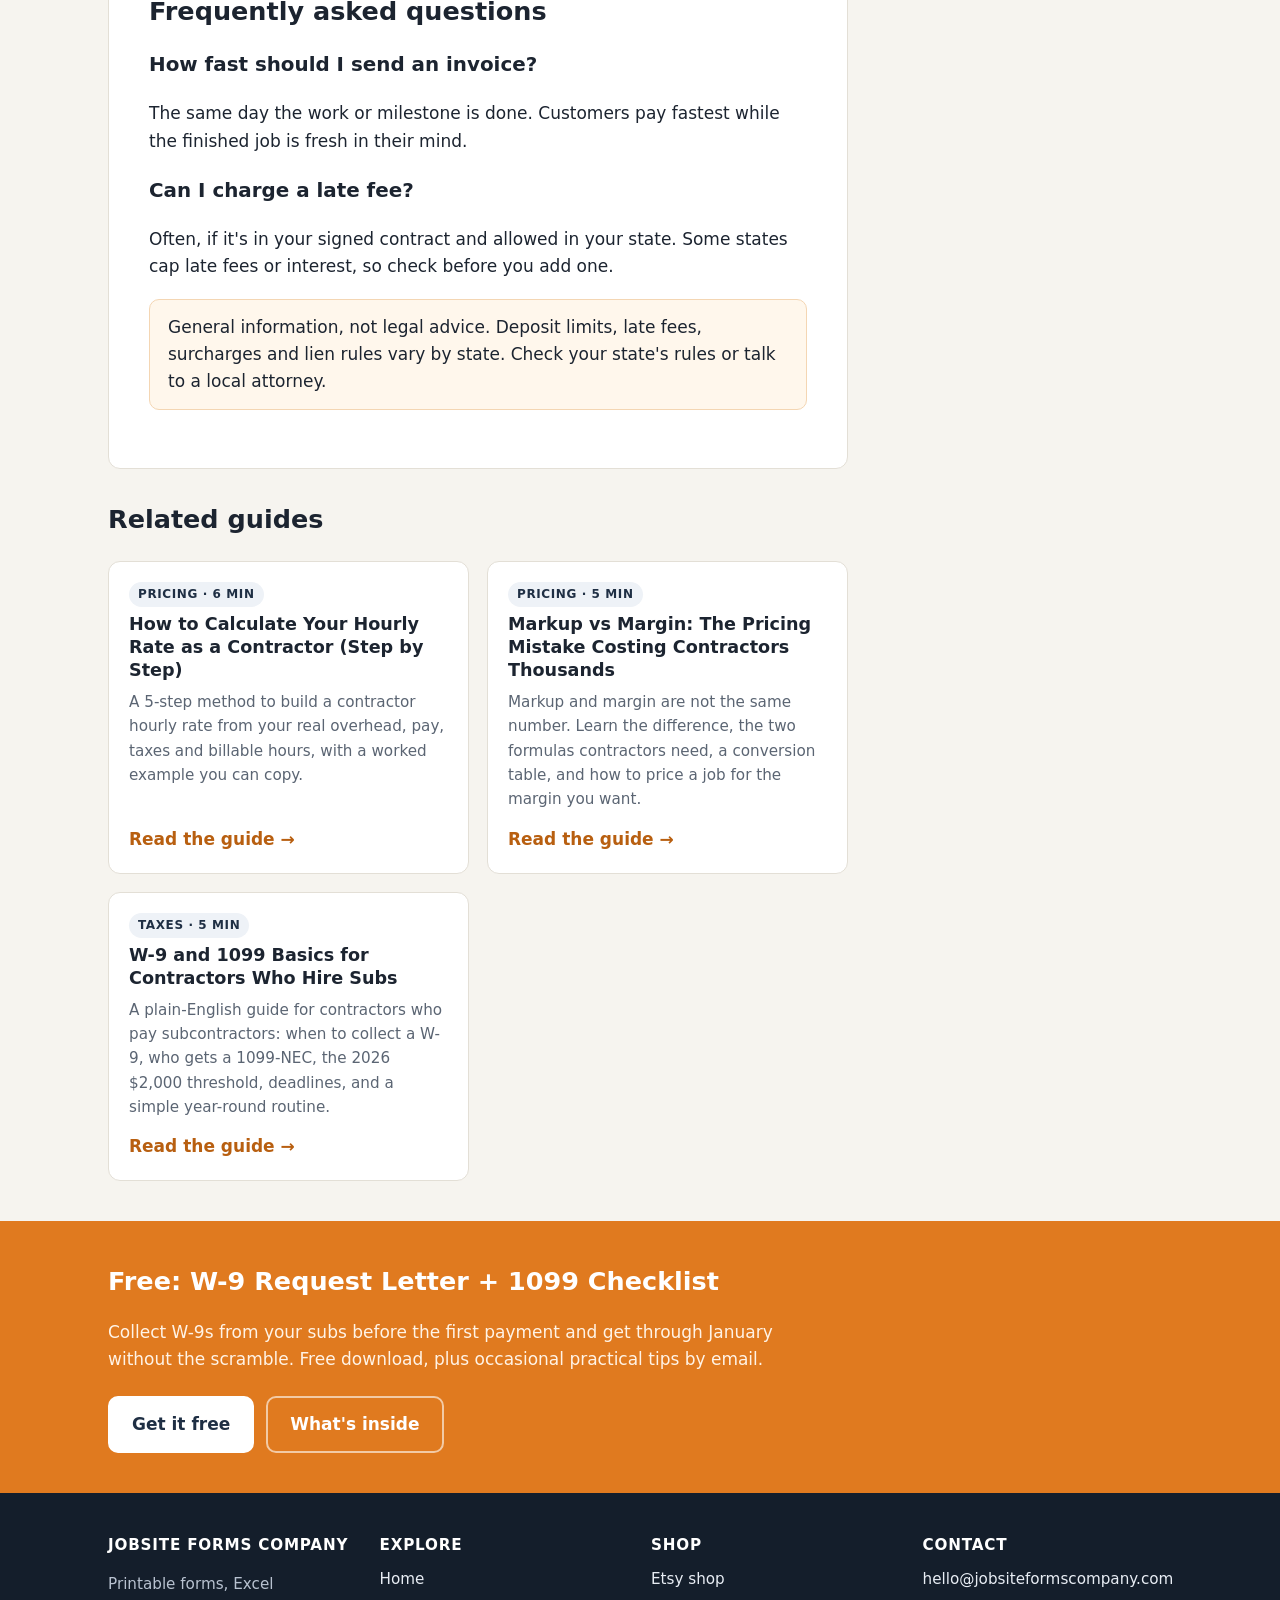
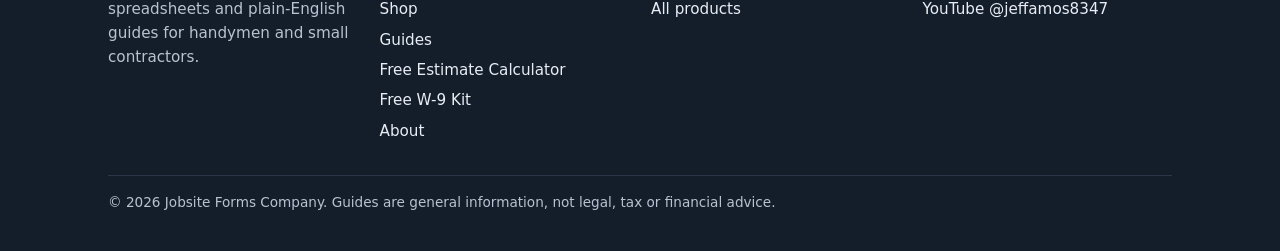
<file: guides/get-paid-faster/index.html>
<!doctype html><html lang="en"><head><meta charset="utf-8"><meta name="viewport" content="width=device-width,initial-scale=1">
<title>How to Get Paid Faster: Deposits, Invoices and Late Payments for Contractors | Jobsite Forms Company</title><meta name="description" content="Practical steps to get paid on time as a contractor: clear payment terms, deposits, milestone billing, invoices that get paid, and a calm ladder for late payers."><link rel="canonical" href="https://jobsiteformscompany.com/guides/get-paid-faster/"><meta name="theme-color" content="#1f2f44">
<meta property="og:title" content="How to Get Paid Faster: Deposits, Invoices and Late Payments for Contractors | Jobsite Forms Company"><meta property="og:description" content="Practical steps to get paid on time as a contractor: clear payment terms, deposits, milestone billing, invoices that get paid, and a calm ladder for late payers."><meta property="og:url" content="https://jobsiteformscompany.com/guides/get-paid-faster/"><meta property="og:type" content="article"><meta property="og:image" content="https://jobsiteformscompany.com/img/logo.jpg"><meta name="twitter:card" content="summary">
<link rel="icon" href="/favicon.png"><style>:root{--ink:#1c2430;--muted:#5b6573;--bg:#f6f4ef;--card:#fff;--line:#e3dfd6;--brand:#e07a1f;--brand-d:#b85f10;--navy:#1f2f44;--r:12px}
*{box-sizing:border-box}html{scroll-behavior:smooth}body{margin:0;font:17px/1.6 system-ui,-apple-system,"Segoe UI",Roboto,sans-serif;color:var(--ink);background:var(--bg)}
img{max-width:100%;height:auto}a{color:var(--brand-d)}a:hover{color:var(--navy)}
.wrap{max-width:1100px;margin:0 auto;padding:0 18px}.narrow{max-width:760px}
.skip{position:absolute;left:-999px}.skip:focus{left:10px;top:10px;background:#fff;padding:8px;z-index:99}
:focus-visible{outline:3px solid var(--brand);outline-offset:2px}
.top{position:sticky;top:0;z-index:50;background:var(--navy);color:#fff;box-shadow:0 2px 10px rgba(0,0,0,.15)}
.top .wrap{display:flex;align-items:center;justify-content:space-between;min-height:62px;gap:12px}
.brand{display:flex;align-items:center;gap:10px;color:#fff;text-decoration:none;font-weight:800;font-size:1.05rem;letter-spacing:.2px}.brand img{border-radius:8px;background:#fff}
.brand:hover{color:#fff}
.menu-btn{display:none;background:none;border:2px solid rgba(255,255,255,.4);color:#fff;border-radius:8px;padding:6px 10px;font-size:1rem;cursor:pointer}
.nav{display:flex;gap:4px;align-items:center}
.nav a{color:#e8edf4;text-decoration:none;padding:8px 12px;border-radius:8px;font-weight:600;font-size:.95rem}
.nav a:hover,.nav a[aria-current=page]{background:rgba(255,255,255,.12);color:#fff}
.nav a.cta{background:var(--brand);color:#fff}.nav a.cta:hover{background:var(--brand-d)}
@media(max-width:860px){.menu-btn{display:block}.nav{display:none;position:absolute;left:0;right:0;top:62px;background:var(--navy);flex-direction:column;align-items:stretch;padding:8px 14px 16px;border-top:1px solid rgba(255,255,255,.1)}
.nav.open{display:flex}.nav a{padding:13px 12px;font-size:1.05rem}}
.hero{background:linear-gradient(135deg,#1f2f44 0%,#2c4363 100%);color:#fff;padding:56px 0 64px}
.hero h1{font-size:clamp(1.9rem,5vw,3rem);line-height:1.15;margin:0 0 14px;max-width:780px}
.hero .lead{color:#d7dfea;font-size:1.15rem;max-width:680px}
.eyebrow{display:inline-block;background:rgba(224,122,31,.18);color:#ffb876;font-weight:700;font-size:.8rem;letter-spacing:1px;text-transform:uppercase;padding:4px 10px;border-radius:99px;margin-bottom:14px}
.btns{display:flex;flex-wrap:wrap;gap:12px;margin-top:22px}
.btn{display:inline-block;background:var(--brand);color:#fff!important;text-decoration:none;font-weight:700;padding:13px 22px;border-radius:10px;border:2px solid var(--brand);text-align:center}
.btn:hover{background:var(--brand-d);border-color:var(--brand-d)}
.btn-alt{background:transparent;color:var(--brand-d)!important}.btn-alt:hover{background:var(--brand);color:#fff!important}
.hero .btn-alt,.signup .btn-alt{color:#fff!important;border-color:rgba(255,255,255,.6)}
.btn-light{background:#fff;color:var(--navy)!important;border-color:#fff}.btn-light:hover{background:#ffe3c7;border-color:#ffe3c7}
@media(max-width:520px){.btns .btn{flex:1 1 100%}}
.trust{display:grid;grid-template-columns:repeat(auto-fit,minmax(200px,1fr));gap:14px;margin:-32px auto 0;position:relative}
.trust div{background:#fff;border:1px solid var(--line);border-radius:var(--r);padding:16px 18px;box-shadow:0 4px 14px rgba(0,0,0,.05)}.trust b{display:block}.trust span{color:var(--muted);font-size:.92rem}
section.block{padding:44px 0}.block h2{font-size:1.6rem;margin:0 0 6px}.sub{color:var(--muted);margin:0 0 22px}
main{padding-bottom:40px}
.cards{display:grid;grid-template-columns:repeat(auto-fill,minmax(260px,1fr));gap:18px}
.card{display:flex;flex-direction:column;background:var(--card);border:1px solid var(--line);border-radius:var(--r);padding:20px;text-decoration:none;color:var(--ink);transition:transform .15s,box-shadow .15s}
a.card:hover{transform:translateY(-3px);box-shadow:0 10px 24px rgba(0,0,0,.08);color:var(--ink)}
.card h3{margin:6px 0 8px;font-size:1.1rem;line-height:1.3}.card p{margin:0 0 14px;color:var(--muted);font-size:.95rem;flex:1}
.card .go{font-weight:700;color:var(--brand-d)}.tag{font-size:.75rem;font-weight:700;text-transform:uppercase;letter-spacing:.6px;color:var(--navy);background:#eef2f7;border-radius:99px;padding:3px 9px;align-self:flex-start}
.tag.etsy{background:#fde8d6;color:#a4520c}.tag.free{background:#dff3e4;color:#1d6b35}
.chips{display:flex;flex-wrap:wrap;gap:8px;margin:18px 0 8px}.chips a{background:#fff;border:1px solid var(--line);border-radius:99px;padding:7px 14px;text-decoration:none;color:var(--navy);font-weight:600;font-size:.92rem}.chips a:hover{border-color:var(--brand)}
.cat{scroll-margin-top:80px;margin-top:36px}.cat h2{border-bottom:2px solid var(--line);padding-bottom:6px}
.pagehead{padding:34px 0 8px}.pagehead h1{font-size:clamp(1.7rem,4.5vw,2.5rem);line-height:1.2;margin:6px 0 10px}.lead{font-size:1.12rem;color:var(--muted)}
.crumbs{font-size:.9rem;color:var(--muted);padding-top:18px}.crumbs a{color:var(--muted)}.crumbs ol{list-style:none;padding:0;margin:0;display:flex;flex-wrap:wrap;gap:6px}.crumbs li+li:before{content:"›";margin-right:6px}
article{background:#fff;border:1px solid var(--line);border-radius:var(--r);padding:clamp(18px,4vw,40px)}
article h1{font-size:clamp(1.6rem,4.5vw,2.3rem);line-height:1.2;margin:0 0 8px}article h2{margin-top:1.8em;line-height:1.25}
.meta{color:var(--muted);font-size:.9rem}
.calc{background:#f3f6fa;border-left:4px solid var(--navy);padding:12px 16px;border-radius:6px;margin:14px 0;overflow-x:auto}
.note{background:#fff7ec;border:1px solid #f4d6b3;padding:14px 18px;border-radius:10px;margin:18px 0}
.product{background:#f3f6fa;border:1px solid var(--line);padding:20px;border-radius:var(--r);margin:26px 0}.product h3{margin-top:0}.product .btn{margin:6px 6px 0 0}
.sample{background:#fafafa;border:1px dashed #bbb;padding:14px;border-radius:8px;overflow-x:auto}
table{border-collapse:collapse;width:100%;display:block;overflow-x:auto}th,td{border:1px solid var(--line);padding:8px 10px;text-align:left}th{background:#f3f6fa}
.video{position:relative;padding-top:56.25%;margin:18px 0;border-radius:10px;overflow:hidden;background:#000}.video iframe{position:absolute;inset:0;width:100%;height:100%;border:0}
.layout{display:grid;gap:24px;grid-template-columns:1fr}@media(min-width:980px){.layout{grid-template-columns:1fr 300px}.side{position:sticky;top:84px;align-self:start}}
.side .box{background:#fff;border:1px solid var(--line);border-radius:var(--r);padding:18px;margin-bottom:16px}.side h2{font-size:1.05rem;margin:0 0 10px}.side ul{margin:0;padding-left:18px}.side li{margin:6px 0}
.related{margin-top:30px}
.small{font-size:.88rem;color:var(--muted)}
.signup{background:var(--brand);color:#fff;padding:40px 0}.signup h2{margin:0 0 8px}.signup p{max-width:680px;color:#fff3e6}
footer{background:#141e2b;color:#b8c2d0;padding:40px 0 24px;font-size:.95rem}footer a{color:#e8edf4;text-decoration:none}footer a:hover{color:#ffb876}
.fgrid{display:grid;grid-template-columns:repeat(auto-fit,minmax(180px,1fr));gap:22px}footer h3{color:#fff;font-size:.95rem;text-transform:uppercase;letter-spacing:.8px;margin:0 0 10px}footer ul{list-style:none;margin:0;padding:0}footer li{margin:6px 0}
.legal{border-top:1px solid #2a3647;margin-top:26px;padding-top:16px;font-size:.85rem}
.steps{counter-reset:s;display:grid;gap:14px;grid-template-columns:repeat(auto-fit,minmax(220px,1fr));padding:0;list-style:none}.steps li{background:#fff;border:1px solid var(--line);border-radius:var(--r);padding:18px}.steps li:before{counter-increment:s;content:counter(s);display:inline-grid;place-items:center;width:30px;height:30px;border-radius:50%;background:var(--brand);color:#fff;font-weight:800;margin-bottom:8px}

.card .thumb{margin:-20px -20px 14px;border-radius:calc(var(--r) - 1px) calc(var(--r) - 1px) 0 0;overflow:hidden;background:#eef2f7}
.card .thumb img{display:block;width:100%;height:auto;aspect-ratio:1;object-fit:cover}
.card .prices{display:flex;flex-wrap:wrap;gap:8px 16px;margin:0 0 12px;font-weight:700;font-size:.95rem}
.card .btns{margin-top:auto}
.card .btn{padding:10px 14px;font-size:.9rem}
div.card:hover{transform:translateY(-3px);box-shadow:0 10px 24px rgba(0,0,0,.08)}
</style><script type="application/ld+json">{"@context": "https://schema.org", "@type": "Article", "headline": "How to Get Paid Faster: Deposits, Invoices and Late Payments for Contractors", "description": "Practical steps to get paid on time as a contractor: clear payment terms, deposits, milestone billing, invoices that get paid, and a calm ladder for late payers.", "datePublished": "2026-11-23", "dateModified": "2026-11-23", "author": {"@type": "Organization", "name": "Jobsite Forms Company", "url": "https://jobsiteformscompany.com"}, "publisher": {"@type": "Organization", "name": "Jobsite Forms Company", "logo": {"@type": "ImageObject", "url": "https://jobsiteformscompany.com/img/logo.jpg"}}, "mainEntityOfPage": "https://jobsiteformscompany.com/guides/get-paid-faster/", "image": "https://jobsiteformscompany.com/img/logo.jpg"}</script><script type="application/ld+json">{"@context": "https://schema.org", "@type": "BreadcrumbList", "itemListElement": [{"@type": "ListItem", "position": 1, "name": "Home", "item": "https://jobsiteformscompany.com/"}, {"@type": "ListItem", "position": 2, "name": "Guides", "item": "https://jobsiteformscompany.com/guides/"}, {"@type": "ListItem", "position": 3, "name": "How to Get Paid Faster: Deposits, Invoices and Late Payments for Contractors", "item": "https://jobsiteformscompany.com/guides/get-paid-faster/"}]}</script></head><body>
<a class="skip" href="#main">Skip to content</a>
<header class="top"><div class="wrap"><a class="brand" href="/"><img src="/img/logo-96.png" width="40" height="40" alt="">Jobsite Forms Company</a>
<button class="menu-btn" aria-controls="nav" aria-expanded="false">☰ Menu</button>
<nav class="nav" id="nav" aria-label="Main"><a href="/">Home</a><a href="/shop/">Shop</a><a href="/guides/" aria-current=page>Guides</a><a href="/estimate/">Free Estimate Calculator</a><a href="/free-w9-kit/" class=cta>Free W-9 Kit</a><a href="/about/">About</a></nav></div></header>
<main id="main"><div class="wrap"><nav class="crumbs" aria-label="Breadcrumb"><ol><li><a href="/">Home</a></li><li><a href="/guides/">Guides</a></li><li aria-current="page">How to Get Paid Faster: Deposits, Invoices and Late Payments for Contractors</li></ol></nav><div class="layout" style="margin-top:14px"><div><article><span class="tag">Billing</span><h1>How to Get Paid Faster: Deposits, Invoices and Late Payments for Contractors</h1>
<p class="meta">By Jeff, Jobsite Forms Company · Updated 2026-11-23 · 5 min read</p><p>Doing the work is the part most contractors are good at. Getting paid for it on time is where a lot of them struggle. The job is done, the customer is happy, and somehow the check is three weeks late. Meanwhile you've already paid for material, fuel and your crew.</p>
<p>Most slow payments aren't caused by bad customers. They come from a fuzzy agreement, a vague invoice, or nobody following up. All three are fixable. This guide covers what to do before, during and after the job so money comes in faster.</p>

<h2>Before the job: set the terms in writing</h2>
<p>The single biggest thing you can do is agree on how and when you'll be paid <em>before</em> you start. Put it in a simple written contract or a signed estimate. It should spell out:</p>
<ul>
<li><strong>The price</strong> and exactly what's included and excluded.</li>
<li><strong>The deposit</strong>: how much and when it's due.</li>
<li><strong>The payment schedule</strong>: what gets paid at which stage.</li>
<li><strong>How changes are handled</strong>: extra work is priced and approved in writing first. Our <a href="/guides/how-to-write-a-change-order/">change order guide</a> covers this.</li>
<li><strong>Payment methods</strong> you accept.</li>
<li><strong>What happens if a payment is late</strong>: a late fee if allowed in your state, and that work may pause.</li>
</ul>
<p>When the terms are written and signed, a late payment stops being an awkward personal conversation. You're just pointing at what you both agreed to.</p>

<h2>Take a deposit</h2>
<p>A deposit does three things. It covers your up-front material costs, it confirms the customer is serious, and it puts you ahead instead of behind on cash.</p>
<ul>
<li>Size it to cover at least the material and start-up costs for the job.</li>
<li>Ask for it at signing, and don't order special material until it clears.</li>
<li><strong>Check your state's rules.</strong> Some states limit how big a deposit can be on home improvement work, or require specific wording in the contract. A quick look at your state contractor board's website will tell you.</li>
</ul>
<p>If a customer refuses any deposit on a job with real material costs, that tells you something about how the rest of the job may go.</p>

<h2>Bill in milestones, not all at the end</h2>
<p>On anything longer than a few days, don't wait until the end to get paid. Break the price into stages tied to visible progress, for example:</p>
<table>
<thead><tr><th>Stage</th><th>Example share</th></tr></thead>
<tbody>
<tr><td>Deposit at signing</td><td>A set amount or percent</td></tr>
<tr><td>Rough-in or framing complete</td><td>Next payment</td></tr>
<tr><td>Drywall, cabinets or main install complete</td><td>Next payment</td></tr>
<tr><td>Final walkthrough and punch list done</td><td>Balance</td></tr>
</tbody>
</table>
<p>Tie each payment to something the customer can see. "When the cabinets are installed" is clear. "Halfway through" invites an argument. Keep the final payment small enough that a punch-list dispute doesn't hold up most of your money.</p>

<h2>Make your invoices easy to pay</h2>
<p>An invoice that confuses people sits on the kitchen counter. A good one gets paid. Include:</p>
<ul>
<li>Your business name, phone and email, and the customer's name and job address.</li>
<li>An invoice number and the date.</li>
<li>A short, clear description of the work or the milestone.</li>
<li>Approved change orders listed separately, each with its own number.</li>
<li>The total, payments already received, and the balance due.</li>
<li>A <strong>specific due date</strong>, like "Due by March 14," instead of "Net 30."</li>
<li>How to pay, with every method spelled out.</li>
</ul>
<p>Then send it right away. The best time to invoice is the day the milestone is done, while the customer is looking at good work. Every day you wait, the job feels less urgent to them.</p>

<h2>Make paying easy</h2>
<p>The more ways people can pay, the fewer excuses there are. Many customers would rather pay by card or a payment app than write a check. Card processing has fees, so build that cost into your prices instead of eating it. Some contractors add a card surcharge, but the rules for that vary by state and by card network, so check before you do it.</p>
<p>Even better: collect the final payment in person at the walkthrough. Walk the job together, sign off on the punch list, and take payment on the spot.</p>

<h2>Keep records that back you up</h2>
<p>When a payment turns into a dispute, records win. Keep:</p>
<ul>
<li>The signed contract or estimate.</li>
<li>Signed change orders.</li>
<li>A short daily log of who was on site and what got done.</li>
<li>Before, during and after photos with dates.</li>
<li>Texts and emails about approvals and schedule changes.</li>
</ul>
<p>You'll rarely need all of it. When you do need it, nothing else matters as much.</p>

<h2>When a payment is late: a calm ladder</h2>
<p>Have a plan before it happens, so you don't react out of frustration. Each step is a little firmer than the last:</p>
<ol>
<li><strong>Day 1 past due: friendly reminder.</strong> A short text or email. "Hi, just a reminder that invoice 1042 for the kitchen was due yesterday. You can pay by card at this link or by check. Thanks!" Most late payments end here. People forget.</li>
<li><strong>About a week late: a phone call.</strong> Ask if there's a problem with the work or the invoice. Sometimes there is, and fixing it gets you paid. If it's a cash problem, agree on a specific date or a short payment plan, and confirm it in writing.</li>
<li><strong>Two to three weeks late: a firm written notice.</strong> Restate the amount, the original due date, any late fee in your contract, and a new deadline. Stay professional. No threats you won't follow through on.</li>
<li><strong>Still unpaid: a final demand letter.</strong> Say what you'll do next if it isn't paid by a date: file a lien, go to small claims, or send it to collections.</li>
<li><strong>Use your legal options.</strong> Mechanic's lien rights can be powerful, but they come with strict deadlines and notice rules that vary a lot by state. Some states require a preliminary notice early in the job just to keep lien rights. Learn your state's rules before you need them, and talk to a local attorney for anything big.</li>
</ol>
<p>While you're working down the ladder, it's generally reasonable to pause further work on that job if your contract allows it. Don't keep pouring labor into a job that isn't paying.</p>

<h2>Small habits that speed up payment</h2>
<ul>
<li>Invoice the same day a milestone is done.</li>
<li>Confirm the customer received the invoice.</li>
<li>Thank people who pay on time. It sounds minor, but it builds the habit.</li>
<li>Track every open invoice in one place, with how many days past due each one is.</li>
<li>Look at that list every week, at the same time.</li>
</ul>

<div class="product">
<h3>Get the paperwork that gets you paid</h3>
<p>The <strong>Get Paid Kit</strong> includes a simple job contract, deposit and payment schedule, change order form, past-due reminders at three levels, a final demand letter, a notice of intent to lien template, and a payment tracker spreadsheet.</p>
<a class="btn" href="https://www.etsy.com/listing/4598286855">See the Get Paid Kit</a> <a class="btn btn-alt" href="https://www.etsy.com/listing/4596758011">Invoice Template</a>
</div>

<h2>Quick recap</h2>
<ul>
<li>Agree on payment terms in writing before you start.</li>
<li>Take a deposit and bill in milestones tied to visible progress.</li>
<li>Send clear invoices the same day, with a specific due date.</li>
<li>Follow up on a set schedule, getting a little firmer each time.</li>
<li>Know your state's lien deadlines before you need them.</li>
</ul>

<h2>Frequently asked questions</h2>
<h3>How fast should I send an invoice?</h3>
<p>The same day the work or milestone is done. Customers pay fastest while the finished job is fresh in their mind.</p>
<h3>Can I charge a late fee?</h3>
<p>Often, if it's in your signed contract and allowed in your state. Some states cap late fees or interest, so check before you add one.</p>
<p class="note">General information, not legal advice. Deposit limits, late fees, surcharges and lien rules vary by state. Check your state's rules or talk to a local attorney.</p>
</article>
<section class="related"><h2>Related guides</h2><div class="cards"><a class="card" href="/guides/contractor-hourly-rate/"><span class="tag">Pricing · 6 min</span><h3>How to Calculate Your Hourly Rate as a Contractor (Step by Step)</h3><p>A 5-step method to build a contractor hourly rate from your real overhead, pay, taxes and billable hours, with a worked example you can copy.</p><span class="go">Read the guide →</span></a><a class="card" href="/guides/markup-vs-margin/"><span class="tag">Pricing · 5 min</span><h3>Markup vs Margin: The Pricing Mistake Costing Contractors Thousands</h3><p>Markup and margin are not the same number. Learn the difference, the two formulas contractors need, a conversion table, and how to price a job for the margin you want.</p><span class="go">Read the guide →</span></a><a class="card" href="/guides/w9-1099-basics-for-contractors/"><span class="tag">Taxes · 5 min</span><h3>W-9 and 1099 Basics for Contractors Who Hire Subs</h3><p>A plain-English guide for contractors who pay subcontractors: when to collect a W-9, who gets a 1099-NEC, the 2026 $2,000 threshold, deadlines, and a simple year-round routine.</p><span class="go">Read the guide →</span></a></div></section></div>
<aside class="side"><div class="box"><h2>All guides</h2><ul><li><a href="/guides/contractor-hourly-rate/">How to Calculate Your Hourly Rate as a Contractor (Step by Step)</a></li><li><a href="/guides/markup-vs-margin/">Markup vs Margin: The Pricing Mistake Costing Contractors Thousands</a></li><li><a href="/guides/w9-1099-basics-for-contractors/">W-9 and 1099 Basics for Contractors Who Hire Subs</a></li><li><a href="/guides/how-to-write-a-change-order/">How to Write a Change Order (With a Simple Template Checklist)</a></li></ul></div><div class="box"><h2>Need the forms?</h2><p class="small">Printable forms and spreadsheets that go with these guides.</p><a class="btn" href="/shop/" style="width:100%">Browse the shop</a></div></aside></div></div></main><section class="signup"><div class="wrap"><h2>Free: W-9 Request Letter + 1099 Checklist</h2><p>Collect W-9s from your subs before the first payment and get through January without the scramble. Free download, plus occasional practical tips by email.</p><div class="btns"><a class="btn btn-light" href="https://payhip.com/b/B1j3l">Get it free</a><a class="btn btn-alt" href="/free-w9-kit/">What's inside</a></div></div></section>
<footer><div class="wrap"><div class="fgrid">
<div><h3>Jobsite Forms Company</h3><p>Printable forms, Excel spreadsheets and plain-English guides for handymen and small contractors.</p></div>
<div><h3>Explore</h3><ul><li><a href="/">Home</a></li><li><a href="/shop/">Shop</a></li><li><a href="/guides/">Guides</a></li><li><a href="/estimate/">Free Estimate Calculator</a></li><li><a href="/free-w9-kit/">Free W-9 Kit</a></li><li><a href="/about/">About</a></li></ul></div>
<div><h3>Shop</h3><ul><li><a href="https://www.etsy.com/shop/JobsiteFormsCompany">Etsy shop</a></li><li><a href="/shop/">All products</a></li></ul></div>
<div><h3>Contact</h3><ul><li><a href="mailto:hello@jobsiteformscompany.com">hello@jobsiteformscompany.com</a></li><li><a href="https://www.youtube.com/@jeffamos8347">YouTube @jeffamos8347</a></li></ul></div>
</div><p class="legal">© 2026 Jobsite Forms Company. Guides are general information, not legal, tax or financial advice.</p></div></footer>
<script>(function(){var b=document.querySelector('.menu-btn'),n=document.getElementById('nav');b.addEventListener('click',function(){var o=n.classList.toggle('open');b.setAttribute('aria-expanded',o);b.textContent=o?'✕ Close':'☰ Menu'});document.addEventListener('keydown',function(e){if(e.key==='Escape'&&n.classList.contains('open')){b.click();b.focus()}})})();</script></body></html>
</file>
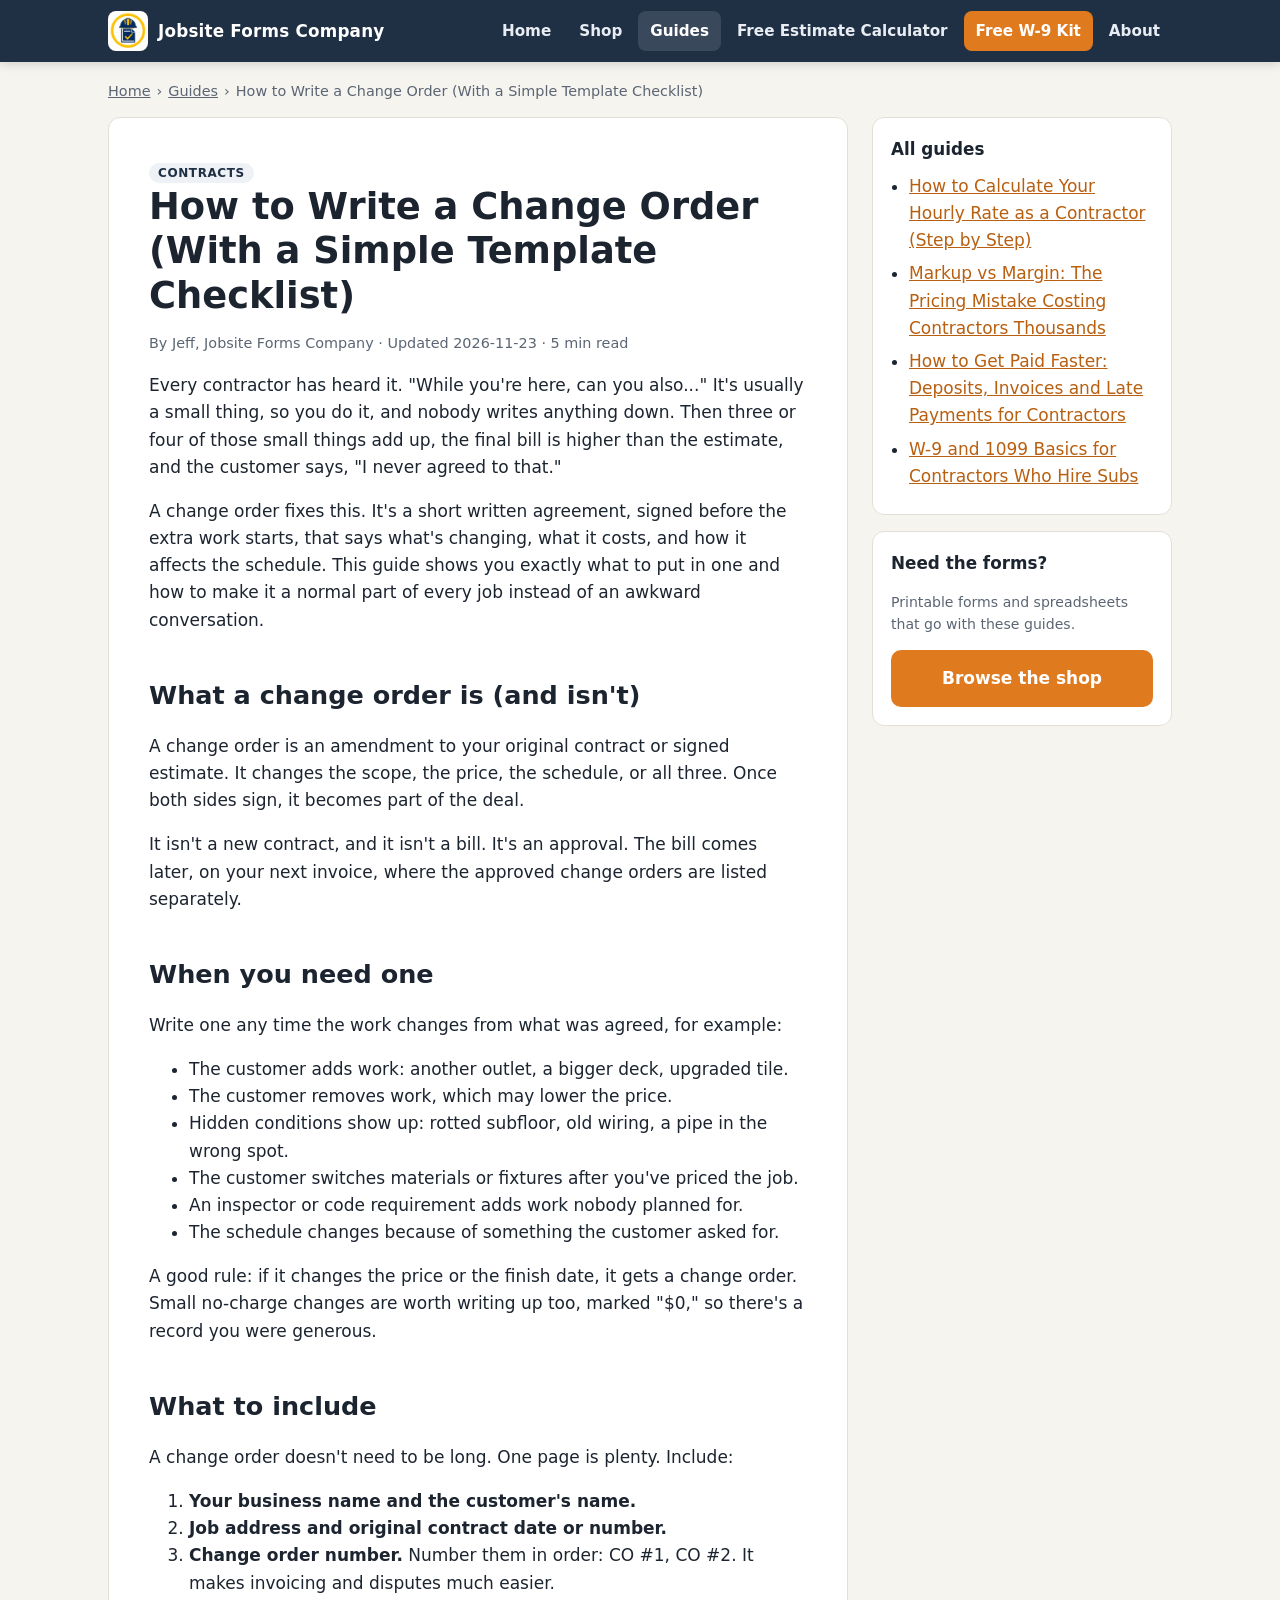
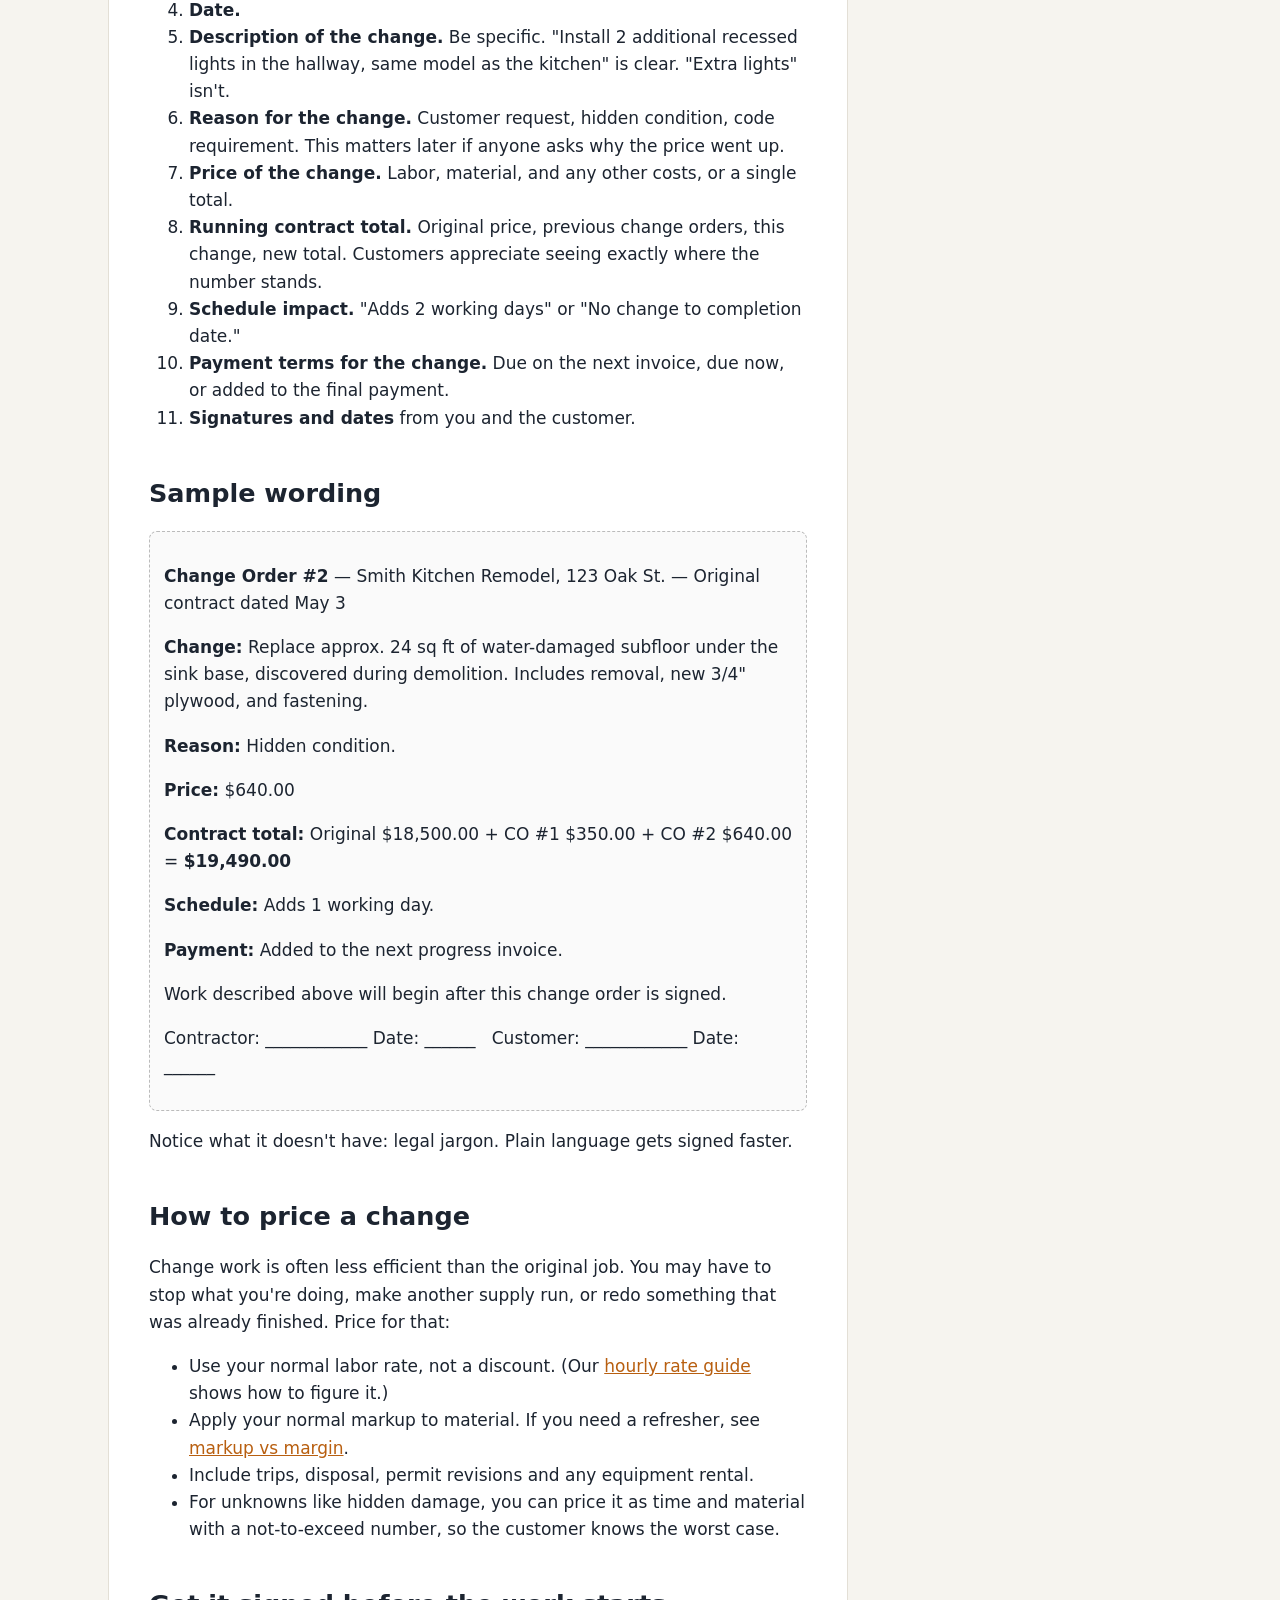
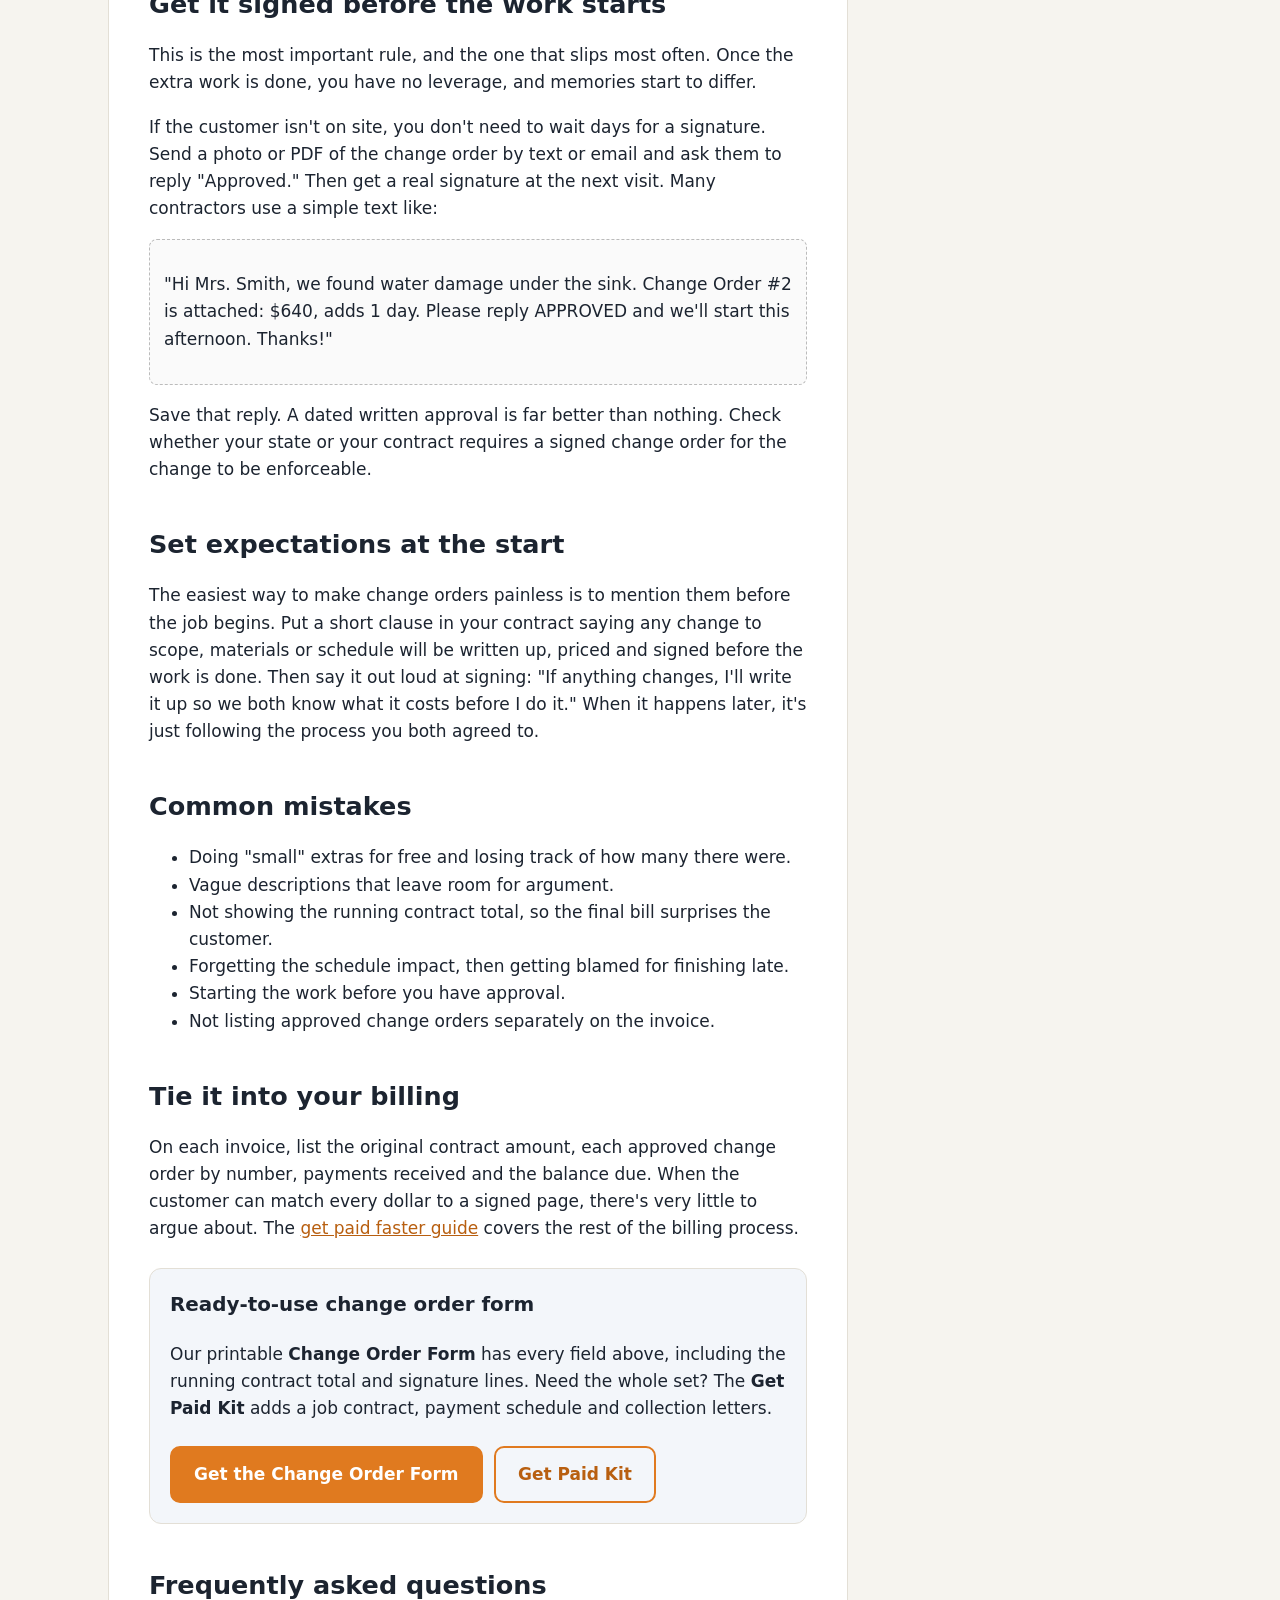
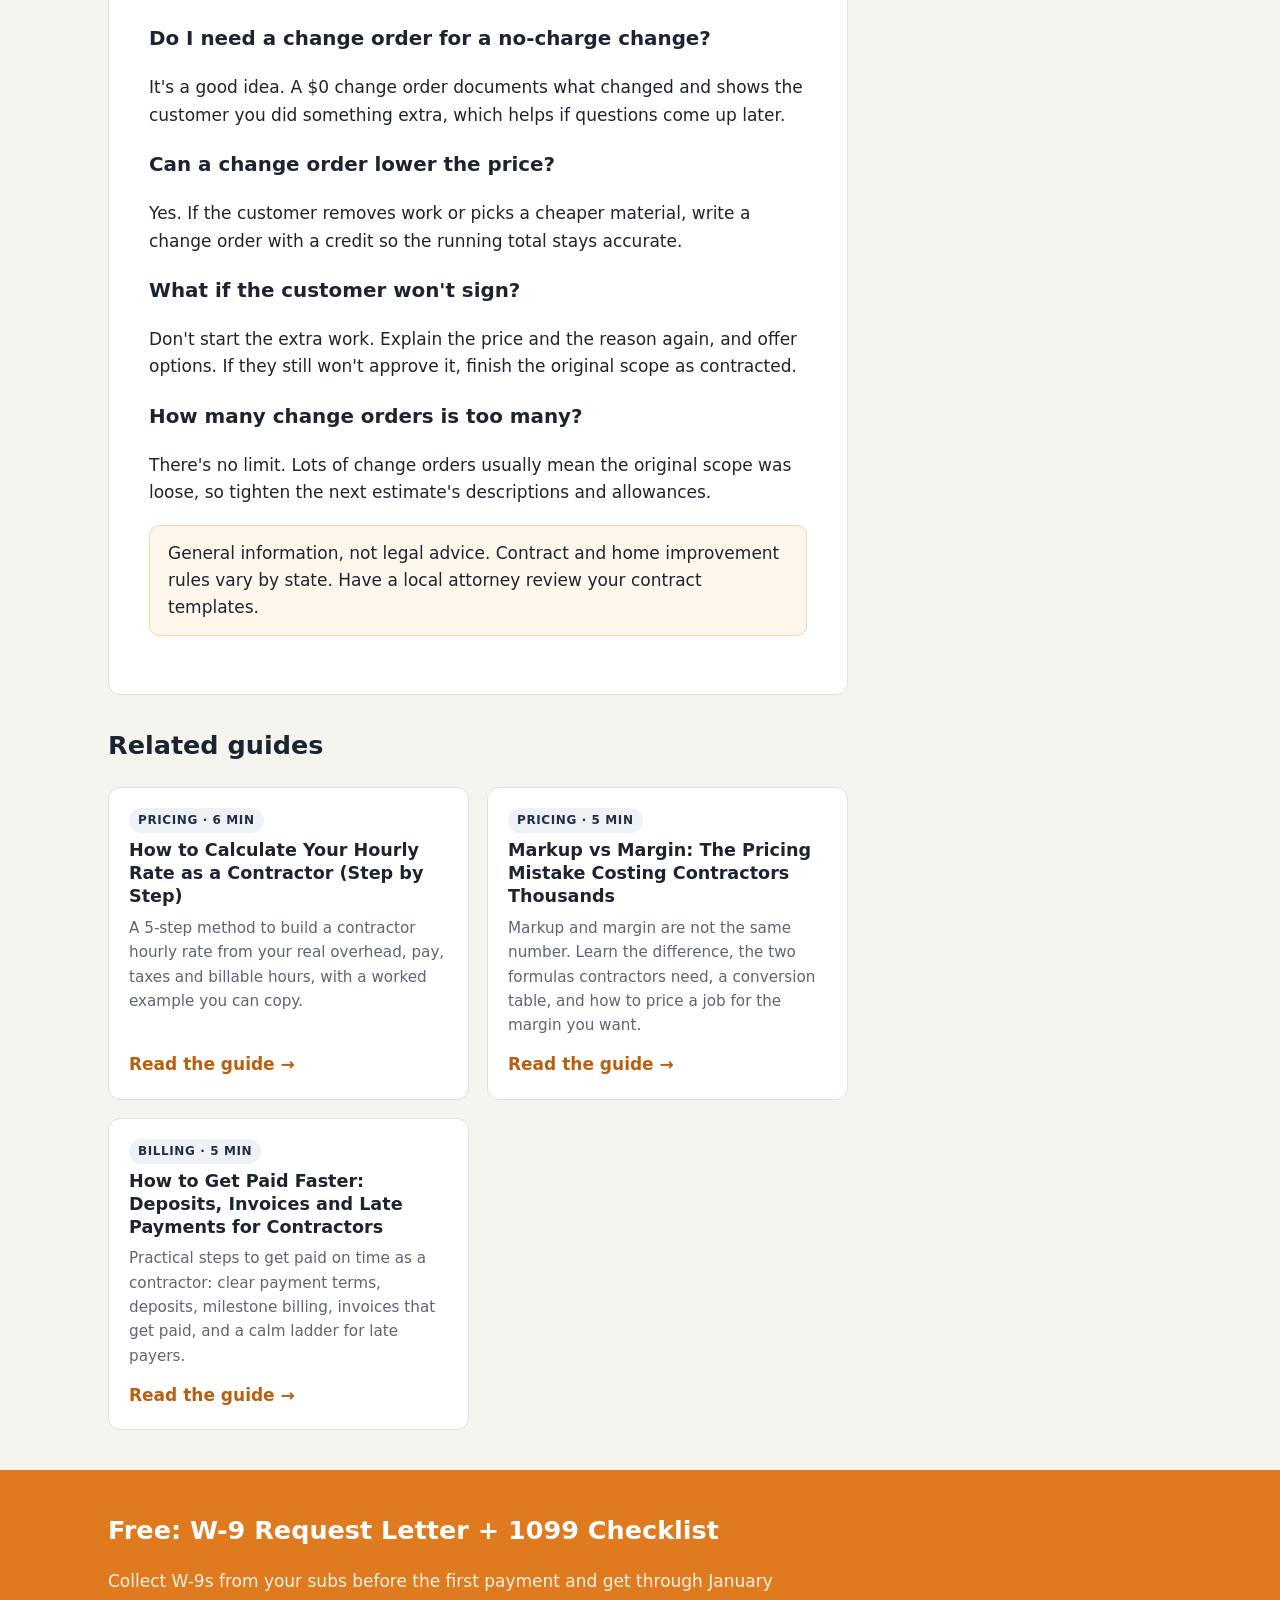
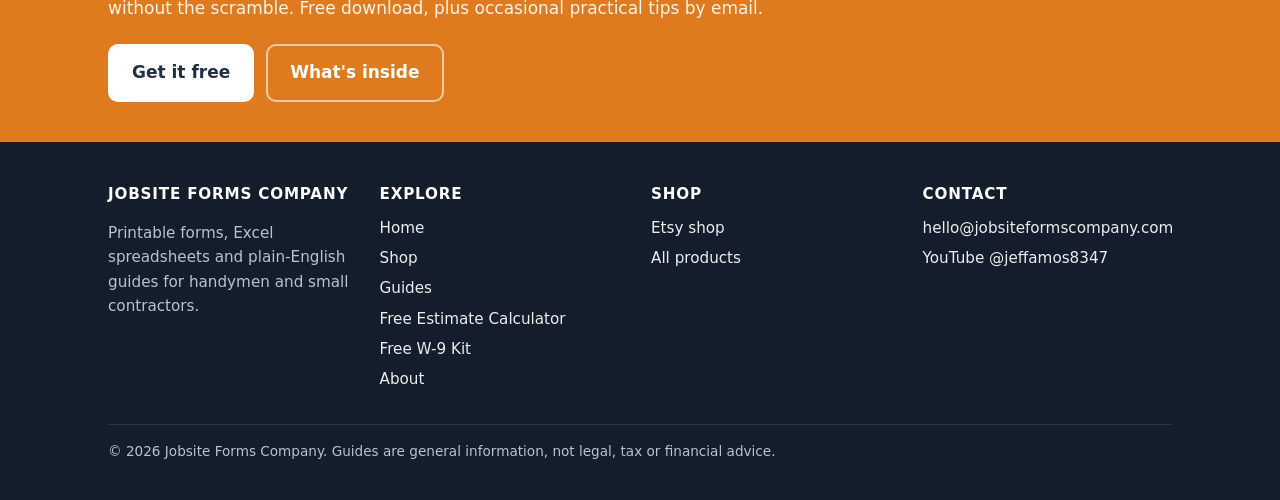
<file: guides/how-to-write-a-change-order/index.html>
<!doctype html><html lang="en"><head><meta charset="utf-8"><meta name="viewport" content="width=device-width,initial-scale=1">
<title>How to Write a Change Order (With a Simple Template Checklist) | Jobsite Forms Company</title><meta name="description" content="How contractors write a change order that gets approved and paid: what to include, when to use one, a sample wording, pricing tips, and how to handle &quot;just one more thing.&quot;"><link rel="canonical" href="https://jobsiteformscompany.com/guides/how-to-write-a-change-order/"><meta name="theme-color" content="#1f2f44">
<meta property="og:title" content="How to Write a Change Order (With a Simple Template Checklist) | Jobsite Forms Company"><meta property="og:description" content="How contractors write a change order that gets approved and paid: what to include, when to use one, a sample wording, pricing tips, and how to handle &quot;just one more thing.&quot;"><meta property="og:url" content="https://jobsiteformscompany.com/guides/how-to-write-a-change-order/"><meta property="og:type" content="article"><meta property="og:image" content="https://jobsiteformscompany.com/img/logo.jpg"><meta name="twitter:card" content="summary">
<link rel="icon" href="/favicon.png"><style>:root{--ink:#1c2430;--muted:#5b6573;--bg:#f6f4ef;--card:#fff;--line:#e3dfd6;--brand:#e07a1f;--brand-d:#b85f10;--navy:#1f2f44;--r:12px}
*{box-sizing:border-box}html{scroll-behavior:smooth}body{margin:0;font:17px/1.6 system-ui,-apple-system,"Segoe UI",Roboto,sans-serif;color:var(--ink);background:var(--bg)}
img{max-width:100%;height:auto}a{color:var(--brand-d)}a:hover{color:var(--navy)}
.wrap{max-width:1100px;margin:0 auto;padding:0 18px}.narrow{max-width:760px}
.skip{position:absolute;left:-999px}.skip:focus{left:10px;top:10px;background:#fff;padding:8px;z-index:99}
:focus-visible{outline:3px solid var(--brand);outline-offset:2px}
.top{position:sticky;top:0;z-index:50;background:var(--navy);color:#fff;box-shadow:0 2px 10px rgba(0,0,0,.15)}
.top .wrap{display:flex;align-items:center;justify-content:space-between;min-height:62px;gap:12px}
.brand{display:flex;align-items:center;gap:10px;color:#fff;text-decoration:none;font-weight:800;font-size:1.05rem;letter-spacing:.2px}.brand img{border-radius:8px;background:#fff}
.brand:hover{color:#fff}
.menu-btn{display:none;background:none;border:2px solid rgba(255,255,255,.4);color:#fff;border-radius:8px;padding:6px 10px;font-size:1rem;cursor:pointer}
.nav{display:flex;gap:4px;align-items:center}
.nav a{color:#e8edf4;text-decoration:none;padding:8px 12px;border-radius:8px;font-weight:600;font-size:.95rem}
.nav a:hover,.nav a[aria-current=page]{background:rgba(255,255,255,.12);color:#fff}
.nav a.cta{background:var(--brand);color:#fff}.nav a.cta:hover{background:var(--brand-d)}
@media(max-width:860px){.menu-btn{display:block}.nav{display:none;position:absolute;left:0;right:0;top:62px;background:var(--navy);flex-direction:column;align-items:stretch;padding:8px 14px 16px;border-top:1px solid rgba(255,255,255,.1)}
.nav.open{display:flex}.nav a{padding:13px 12px;font-size:1.05rem}}
.hero{background:linear-gradient(135deg,#1f2f44 0%,#2c4363 100%);color:#fff;padding:56px 0 64px}
.hero h1{font-size:clamp(1.9rem,5vw,3rem);line-height:1.15;margin:0 0 14px;max-width:780px}
.hero .lead{color:#d7dfea;font-size:1.15rem;max-width:680px}
.eyebrow{display:inline-block;background:rgba(224,122,31,.18);color:#ffb876;font-weight:700;font-size:.8rem;letter-spacing:1px;text-transform:uppercase;padding:4px 10px;border-radius:99px;margin-bottom:14px}
.btns{display:flex;flex-wrap:wrap;gap:12px;margin-top:22px}
.btn{display:inline-block;background:var(--brand);color:#fff!important;text-decoration:none;font-weight:700;padding:13px 22px;border-radius:10px;border:2px solid var(--brand);text-align:center}
.btn:hover{background:var(--brand-d);border-color:var(--brand-d)}
.btn-alt{background:transparent;color:var(--brand-d)!important}.btn-alt:hover{background:var(--brand);color:#fff!important}
.hero .btn-alt,.signup .btn-alt{color:#fff!important;border-color:rgba(255,255,255,.6)}
.btn-light{background:#fff;color:var(--navy)!important;border-color:#fff}.btn-light:hover{background:#ffe3c7;border-color:#ffe3c7}
@media(max-width:520px){.btns .btn{flex:1 1 100%}}
.trust{display:grid;grid-template-columns:repeat(auto-fit,minmax(200px,1fr));gap:14px;margin:-32px auto 0;position:relative}
.trust div{background:#fff;border:1px solid var(--line);border-radius:var(--r);padding:16px 18px;box-shadow:0 4px 14px rgba(0,0,0,.05)}.trust b{display:block}.trust span{color:var(--muted);font-size:.92rem}
section.block{padding:44px 0}.block h2{font-size:1.6rem;margin:0 0 6px}.sub{color:var(--muted);margin:0 0 22px}
main{padding-bottom:40px}
.cards{display:grid;grid-template-columns:repeat(auto-fill,minmax(260px,1fr));gap:18px}
.card{display:flex;flex-direction:column;background:var(--card);border:1px solid var(--line);border-radius:var(--r);padding:20px;text-decoration:none;color:var(--ink);transition:transform .15s,box-shadow .15s}
a.card:hover{transform:translateY(-3px);box-shadow:0 10px 24px rgba(0,0,0,.08);color:var(--ink)}
.card h3{margin:6px 0 8px;font-size:1.1rem;line-height:1.3}.card p{margin:0 0 14px;color:var(--muted);font-size:.95rem;flex:1}
.card .go{font-weight:700;color:var(--brand-d)}.tag{font-size:.75rem;font-weight:700;text-transform:uppercase;letter-spacing:.6px;color:var(--navy);background:#eef2f7;border-radius:99px;padding:3px 9px;align-self:flex-start}
.tag.etsy{background:#fde8d6;color:#a4520c}.tag.free{background:#dff3e4;color:#1d6b35}
.chips{display:flex;flex-wrap:wrap;gap:8px;margin:18px 0 8px}.chips a{background:#fff;border:1px solid var(--line);border-radius:99px;padding:7px 14px;text-decoration:none;color:var(--navy);font-weight:600;font-size:.92rem}.chips a:hover{border-color:var(--brand)}
.cat{scroll-margin-top:80px;margin-top:36px}.cat h2{border-bottom:2px solid var(--line);padding-bottom:6px}
.pagehead{padding:34px 0 8px}.pagehead h1{font-size:clamp(1.7rem,4.5vw,2.5rem);line-height:1.2;margin:6px 0 10px}.lead{font-size:1.12rem;color:var(--muted)}
.crumbs{font-size:.9rem;color:var(--muted);padding-top:18px}.crumbs a{color:var(--muted)}.crumbs ol{list-style:none;padding:0;margin:0;display:flex;flex-wrap:wrap;gap:6px}.crumbs li+li:before{content:"›";margin-right:6px}
article{background:#fff;border:1px solid var(--line);border-radius:var(--r);padding:clamp(18px,4vw,40px)}
article h1{font-size:clamp(1.6rem,4.5vw,2.3rem);line-height:1.2;margin:0 0 8px}article h2{margin-top:1.8em;line-height:1.25}
.meta{color:var(--muted);font-size:.9rem}
.calc{background:#f3f6fa;border-left:4px solid var(--navy);padding:12px 16px;border-radius:6px;margin:14px 0;overflow-x:auto}
.note{background:#fff7ec;border:1px solid #f4d6b3;padding:14px 18px;border-radius:10px;margin:18px 0}
.product{background:#f3f6fa;border:1px solid var(--line);padding:20px;border-radius:var(--r);margin:26px 0}.product h3{margin-top:0}.product .btn{margin:6px 6px 0 0}
.sample{background:#fafafa;border:1px dashed #bbb;padding:14px;border-radius:8px;overflow-x:auto}
table{border-collapse:collapse;width:100%;display:block;overflow-x:auto}th,td{border:1px solid var(--line);padding:8px 10px;text-align:left}th{background:#f3f6fa}
.video{position:relative;padding-top:56.25%;margin:18px 0;border-radius:10px;overflow:hidden;background:#000}.video iframe{position:absolute;inset:0;width:100%;height:100%;border:0}
.layout{display:grid;gap:24px;grid-template-columns:1fr}@media(min-width:980px){.layout{grid-template-columns:1fr 300px}.side{position:sticky;top:84px;align-self:start}}
.side .box{background:#fff;border:1px solid var(--line);border-radius:var(--r);padding:18px;margin-bottom:16px}.side h2{font-size:1.05rem;margin:0 0 10px}.side ul{margin:0;padding-left:18px}.side li{margin:6px 0}
.related{margin-top:30px}
.small{font-size:.88rem;color:var(--muted)}
.signup{background:var(--brand);color:#fff;padding:40px 0}.signup h2{margin:0 0 8px}.signup p{max-width:680px;color:#fff3e6}
footer{background:#141e2b;color:#b8c2d0;padding:40px 0 24px;font-size:.95rem}footer a{color:#e8edf4;text-decoration:none}footer a:hover{color:#ffb876}
.fgrid{display:grid;grid-template-columns:repeat(auto-fit,minmax(180px,1fr));gap:22px}footer h3{color:#fff;font-size:.95rem;text-transform:uppercase;letter-spacing:.8px;margin:0 0 10px}footer ul{list-style:none;margin:0;padding:0}footer li{margin:6px 0}
.legal{border-top:1px solid #2a3647;margin-top:26px;padding-top:16px;font-size:.85rem}
.steps{counter-reset:s;display:grid;gap:14px;grid-template-columns:repeat(auto-fit,minmax(220px,1fr));padding:0;list-style:none}.steps li{background:#fff;border:1px solid var(--line);border-radius:var(--r);padding:18px}.steps li:before{counter-increment:s;content:counter(s);display:inline-grid;place-items:center;width:30px;height:30px;border-radius:50%;background:var(--brand);color:#fff;font-weight:800;margin-bottom:8px}

.card .thumb{margin:-20px -20px 14px;border-radius:calc(var(--r) - 1px) calc(var(--r) - 1px) 0 0;overflow:hidden;background:#eef2f7}
.card .thumb img{display:block;width:100%;height:auto;aspect-ratio:1;object-fit:cover}
.card .prices{display:flex;flex-wrap:wrap;gap:8px 16px;margin:0 0 12px;font-weight:700;font-size:.95rem}
.card .btns{margin-top:auto}
.card .btn{padding:10px 14px;font-size:.9rem}
div.card:hover{transform:translateY(-3px);box-shadow:0 10px 24px rgba(0,0,0,.08)}
</style><script type="application/ld+json">{"@context": "https://schema.org", "@type": "Article", "headline": "How to Write a Change Order (With a Simple Template Checklist)", "description": "How contractors write a change order that gets approved and paid: what to include, when to use one, a sample wording, pricing tips, and how to handle \"just one more thing.\"", "datePublished": "2026-11-23", "dateModified": "2026-11-23", "author": {"@type": "Organization", "name": "Jobsite Forms Company", "url": "https://jobsiteformscompany.com"}, "publisher": {"@type": "Organization", "name": "Jobsite Forms Company", "logo": {"@type": "ImageObject", "url": "https://jobsiteformscompany.com/img/logo.jpg"}}, "mainEntityOfPage": "https://jobsiteformscompany.com/guides/how-to-write-a-change-order/", "image": "https://jobsiteformscompany.com/img/logo.jpg"}</script><script type="application/ld+json">{"@context": "https://schema.org", "@type": "BreadcrumbList", "itemListElement": [{"@type": "ListItem", "position": 1, "name": "Home", "item": "https://jobsiteformscompany.com/"}, {"@type": "ListItem", "position": 2, "name": "Guides", "item": "https://jobsiteformscompany.com/guides/"}, {"@type": "ListItem", "position": 3, "name": "How to Write a Change Order (With a Simple Template Checklist)", "item": "https://jobsiteformscompany.com/guides/how-to-write-a-change-order/"}]}</script></head><body>
<a class="skip" href="#main">Skip to content</a>
<header class="top"><div class="wrap"><a class="brand" href="/"><img src="/img/logo-96.png" width="40" height="40" alt="">Jobsite Forms Company</a>
<button class="menu-btn" aria-controls="nav" aria-expanded="false">☰ Menu</button>
<nav class="nav" id="nav" aria-label="Main"><a href="/">Home</a><a href="/shop/">Shop</a><a href="/guides/" aria-current=page>Guides</a><a href="/estimate/">Free Estimate Calculator</a><a href="/free-w9-kit/" class=cta>Free W-9 Kit</a><a href="/about/">About</a></nav></div></header>
<main id="main"><div class="wrap"><nav class="crumbs" aria-label="Breadcrumb"><ol><li><a href="/">Home</a></li><li><a href="/guides/">Guides</a></li><li aria-current="page">How to Write a Change Order (With a Simple Template Checklist)</li></ol></nav><div class="layout" style="margin-top:14px"><div><article><span class="tag">Contracts</span><h1>How to Write a Change Order (With a Simple Template Checklist)</h1>
<p class="meta">By Jeff, Jobsite Forms Company · Updated 2026-11-23 · 5 min read</p><p>Every contractor has heard it. "While you're here, can you also..." It's usually a small thing, so you do it, and nobody writes anything down. Then three or four of those small things add up, the final bill is higher than the estimate, and the customer says, "I never agreed to that."</p>
<p>A change order fixes this. It's a short written agreement, signed before the extra work starts, that says what's changing, what it costs, and how it affects the schedule. This guide shows you exactly what to put in one and how to make it a normal part of every job instead of an awkward conversation.</p>

<h2>What a change order is (and isn't)</h2>
<p>A change order is an amendment to your original contract or signed estimate. It changes the scope, the price, the schedule, or all three. Once both sides sign, it becomes part of the deal.</p>
<p>It isn't a new contract, and it isn't a bill. It's an approval. The bill comes later, on your next invoice, where the approved change orders are listed separately.</p>

<h2>When you need one</h2>
<p>Write one any time the work changes from what was agreed, for example:</p>
<ul>
<li>The customer adds work: another outlet, a bigger deck, upgraded tile.</li>
<li>The customer removes work, which may lower the price.</li>
<li>Hidden conditions show up: rotted subfloor, old wiring, a pipe in the wrong spot.</li>
<li>The customer switches materials or fixtures after you've priced the job.</li>
<li>An inspector or code requirement adds work nobody planned for.</li>
<li>The schedule changes because of something the customer asked for.</li>
</ul>
<p>A good rule: if it changes the price or the finish date, it gets a change order. Small no-charge changes are worth writing up too, marked "$0," so there's a record you were generous.</p>

<h2>What to include</h2>
<p>A change order doesn't need to be long. One page is plenty. Include:</p>
<ol>
<li><strong>Your business name and the customer's name.</strong></li>
<li><strong>Job address and original contract date or number.</strong></li>
<li><strong>Change order number.</strong> Number them in order: CO #1, CO #2. It makes invoicing and disputes much easier.</li>
<li><strong>Date.</strong></li>
<li><strong>Description of the change.</strong> Be specific. "Install 2 additional recessed lights in the hallway, same model as the kitchen" is clear. "Extra lights" isn't.</li>
<li><strong>Reason for the change.</strong> Customer request, hidden condition, code requirement. This matters later if anyone asks why the price went up.</li>
<li><strong>Price of the change.</strong> Labor, material, and any other costs, or a single total.</li>
<li><strong>Running contract total.</strong> Original price, previous change orders, this change, new total. Customers appreciate seeing exactly where the number stands.</li>
<li><strong>Schedule impact.</strong> "Adds 2 working days" or "No change to completion date."</li>
<li><strong>Payment terms for the change.</strong> Due on the next invoice, due now, or added to the final payment.</li>
<li><strong>Signatures and dates</strong> from you and the customer.</li>
</ol>

<h2>Sample wording</h2>
<div class="sample">
<p><strong>Change Order #2</strong> &mdash; Smith Kitchen Remodel, 123 Oak St. &mdash; Original contract dated May 3</p>
<p><strong>Change:</strong> Replace approx. 24 sq ft of water-damaged subfloor under the sink base, discovered during demolition. Includes removal, new 3/4" plywood, and fastening.</p>
<p><strong>Reason:</strong> Hidden condition.</p>
<p><strong>Price:</strong> $640.00</p>
<p><strong>Contract total:</strong> Original $18,500.00 + CO #1 $350.00 + CO #2 $640.00 = <strong>$19,490.00</strong></p>
<p><strong>Schedule:</strong> Adds 1 working day.</p>
<p><strong>Payment:</strong> Added to the next progress invoice.</p>
<p>Work described above will begin after this change order is signed.</p>
<p>Contractor: ____________ Date: ______ &nbsp; Customer: ____________ Date: ______</p>
</div>
<p>Notice what it doesn't have: legal jargon. Plain language gets signed faster.</p>

<h2>How to price a change</h2>
<p>Change work is often less efficient than the original job. You may have to stop what you're doing, make another supply run, or redo something that was already finished. Price for that:</p>
<ul>
<li>Use your normal labor rate, not a discount. (Our <a href="/guides/contractor-hourly-rate/">hourly rate guide</a> shows how to figure it.)</li>
<li>Apply your normal markup to material. If you need a refresher, see <a href="/guides/markup-vs-margin/">markup vs margin</a>.</li>
<li>Include trips, disposal, permit revisions and any equipment rental.</li>
<li>For unknowns like hidden damage, you can price it as time and material with a not-to-exceed number, so the customer knows the worst case.</li>
</ul>

<h2>Get it signed before the work starts</h2>
<p>This is the most important rule, and the one that slips most often. Once the extra work is done, you have no leverage, and memories start to differ.</p>
<p>If the customer isn't on site, you don't need to wait days for a signature. Send a photo or PDF of the change order by text or email and ask them to reply "Approved." Then get a real signature at the next visit. Many contractors use a simple text like:</p>
<div class="sample"><p>"Hi Mrs. Smith, we found water damage under the sink. Change Order #2 is attached: $640, adds 1 day. Please reply APPROVED and we'll start this afternoon. Thanks!"</p></div>
<p>Save that reply. A dated written approval is far better than nothing. Check whether your state or your contract requires a signed change order for the change to be enforceable.</p>

<h2>Set expectations at the start</h2>
<p>The easiest way to make change orders painless is to mention them before the job begins. Put a short clause in your contract saying any change to scope, materials or schedule will be written up, priced and signed before the work is done. Then say it out loud at signing: "If anything changes, I'll write it up so we both know what it costs before I do it." When it happens later, it's just following the process you both agreed to.</p>

<h2>Common mistakes</h2>
<ul>
<li>Doing "small" extras for free and losing track of how many there were.</li>
<li>Vague descriptions that leave room for argument.</li>
<li>Not showing the running contract total, so the final bill surprises the customer.</li>
<li>Forgetting the schedule impact, then getting blamed for finishing late.</li>
<li>Starting the work before you have approval.</li>
<li>Not listing approved change orders separately on the invoice.</li>
</ul>

<h2>Tie it into your billing</h2>
<p>On each invoice, list the original contract amount, each approved change order by number, payments received and the balance due. When the customer can match every dollar to a signed page, there's very little to argue about. The <a href="/guides/get-paid-faster/">get paid faster guide</a> covers the rest of the billing process.</p>

<div class="product">
<h3>Ready-to-use change order form</h3>
<p>Our printable <strong>Change Order Form</strong> has every field above, including the running contract total and signature lines. Need the whole set? The <strong>Get Paid Kit</strong> adds a job contract, payment schedule and collection letters.</p>
<a class="btn" href="https://www.etsy.com/listing/4596706796">Get the Change Order Form</a> <a class="btn btn-alt" href="https://www.etsy.com/listing/4598286855">Get Paid Kit</a>
</div>


<h2>Frequently asked questions</h2>
<h3>Do I need a change order for a no-charge change?</h3>
<p>It's a good idea. A $0 change order documents what changed and shows the customer you did something extra, which helps if questions come up later.</p>
<h3>Can a change order lower the price?</h3>
<p>Yes. If the customer removes work or picks a cheaper material, write a change order with a credit so the running total stays accurate.</p>
<h3>What if the customer won't sign?</h3>
<p>Don't start the extra work. Explain the price and the reason again, and offer options. If they still won't approve it, finish the original scope as contracted.</p>
<h3>How many change orders is too many?</h3>
<p>There's no limit. Lots of change orders usually mean the original scope was loose, so tighten the next estimate's descriptions and allowances.</p>
<p class="note">General information, not legal advice. Contract and home improvement rules vary by state. Have a local attorney review your contract templates.</p>
</article>
<section class="related"><h2>Related guides</h2><div class="cards"><a class="card" href="/guides/contractor-hourly-rate/"><span class="tag">Pricing · 6 min</span><h3>How to Calculate Your Hourly Rate as a Contractor (Step by Step)</h3><p>A 5-step method to build a contractor hourly rate from your real overhead, pay, taxes and billable hours, with a worked example you can copy.</p><span class="go">Read the guide →</span></a><a class="card" href="/guides/markup-vs-margin/"><span class="tag">Pricing · 5 min</span><h3>Markup vs Margin: The Pricing Mistake Costing Contractors Thousands</h3><p>Markup and margin are not the same number. Learn the difference, the two formulas contractors need, a conversion table, and how to price a job for the margin you want.</p><span class="go">Read the guide →</span></a><a class="card" href="/guides/get-paid-faster/"><span class="tag">Billing · 5 min</span><h3>How to Get Paid Faster: Deposits, Invoices and Late Payments for Contractors</h3><p>Practical steps to get paid on time as a contractor: clear payment terms, deposits, milestone billing, invoices that get paid, and a calm ladder for late payers.</p><span class="go">Read the guide →</span></a></div></section></div>
<aside class="side"><div class="box"><h2>All guides</h2><ul><li><a href="/guides/contractor-hourly-rate/">How to Calculate Your Hourly Rate as a Contractor (Step by Step)</a></li><li><a href="/guides/markup-vs-margin/">Markup vs Margin: The Pricing Mistake Costing Contractors Thousands</a></li><li><a href="/guides/get-paid-faster/">How to Get Paid Faster: Deposits, Invoices and Late Payments for Contractors</a></li><li><a href="/guides/w9-1099-basics-for-contractors/">W-9 and 1099 Basics for Contractors Who Hire Subs</a></li></ul></div><div class="box"><h2>Need the forms?</h2><p class="small">Printable forms and spreadsheets that go with these guides.</p><a class="btn" href="/shop/" style="width:100%">Browse the shop</a></div></aside></div></div></main><section class="signup"><div class="wrap"><h2>Free: W-9 Request Letter + 1099 Checklist</h2><p>Collect W-9s from your subs before the first payment and get through January without the scramble. Free download, plus occasional practical tips by email.</p><div class="btns"><a class="btn btn-light" href="https://payhip.com/b/B1j3l">Get it free</a><a class="btn btn-alt" href="/free-w9-kit/">What's inside</a></div></div></section>
<footer><div class="wrap"><div class="fgrid">
<div><h3>Jobsite Forms Company</h3><p>Printable forms, Excel spreadsheets and plain-English guides for handymen and small contractors.</p></div>
<div><h3>Explore</h3><ul><li><a href="/">Home</a></li><li><a href="/shop/">Shop</a></li><li><a href="/guides/">Guides</a></li><li><a href="/estimate/">Free Estimate Calculator</a></li><li><a href="/free-w9-kit/">Free W-9 Kit</a></li><li><a href="/about/">About</a></li></ul></div>
<div><h3>Shop</h3><ul><li><a href="https://www.etsy.com/shop/JobsiteFormsCompany">Etsy shop</a></li><li><a href="/shop/">All products</a></li></ul></div>
<div><h3>Contact</h3><ul><li><a href="mailto:hello@jobsiteformscompany.com">hello@jobsiteformscompany.com</a></li><li><a href="https://www.youtube.com/@jeffamos8347">YouTube @jeffamos8347</a></li></ul></div>
</div><p class="legal">© 2026 Jobsite Forms Company. Guides are general information, not legal, tax or financial advice.</p></div></footer>
<script>(function(){var b=document.querySelector('.menu-btn'),n=document.getElementById('nav');b.addEventListener('click',function(){var o=n.classList.toggle('open');b.setAttribute('aria-expanded',o);b.textContent=o?'✕ Close':'☰ Menu'});document.addEventListener('keydown',function(e){if(e.key==='Escape'&&n.classList.contains('open')){b.click();b.focus()}})})();</script></body></html>
</file>
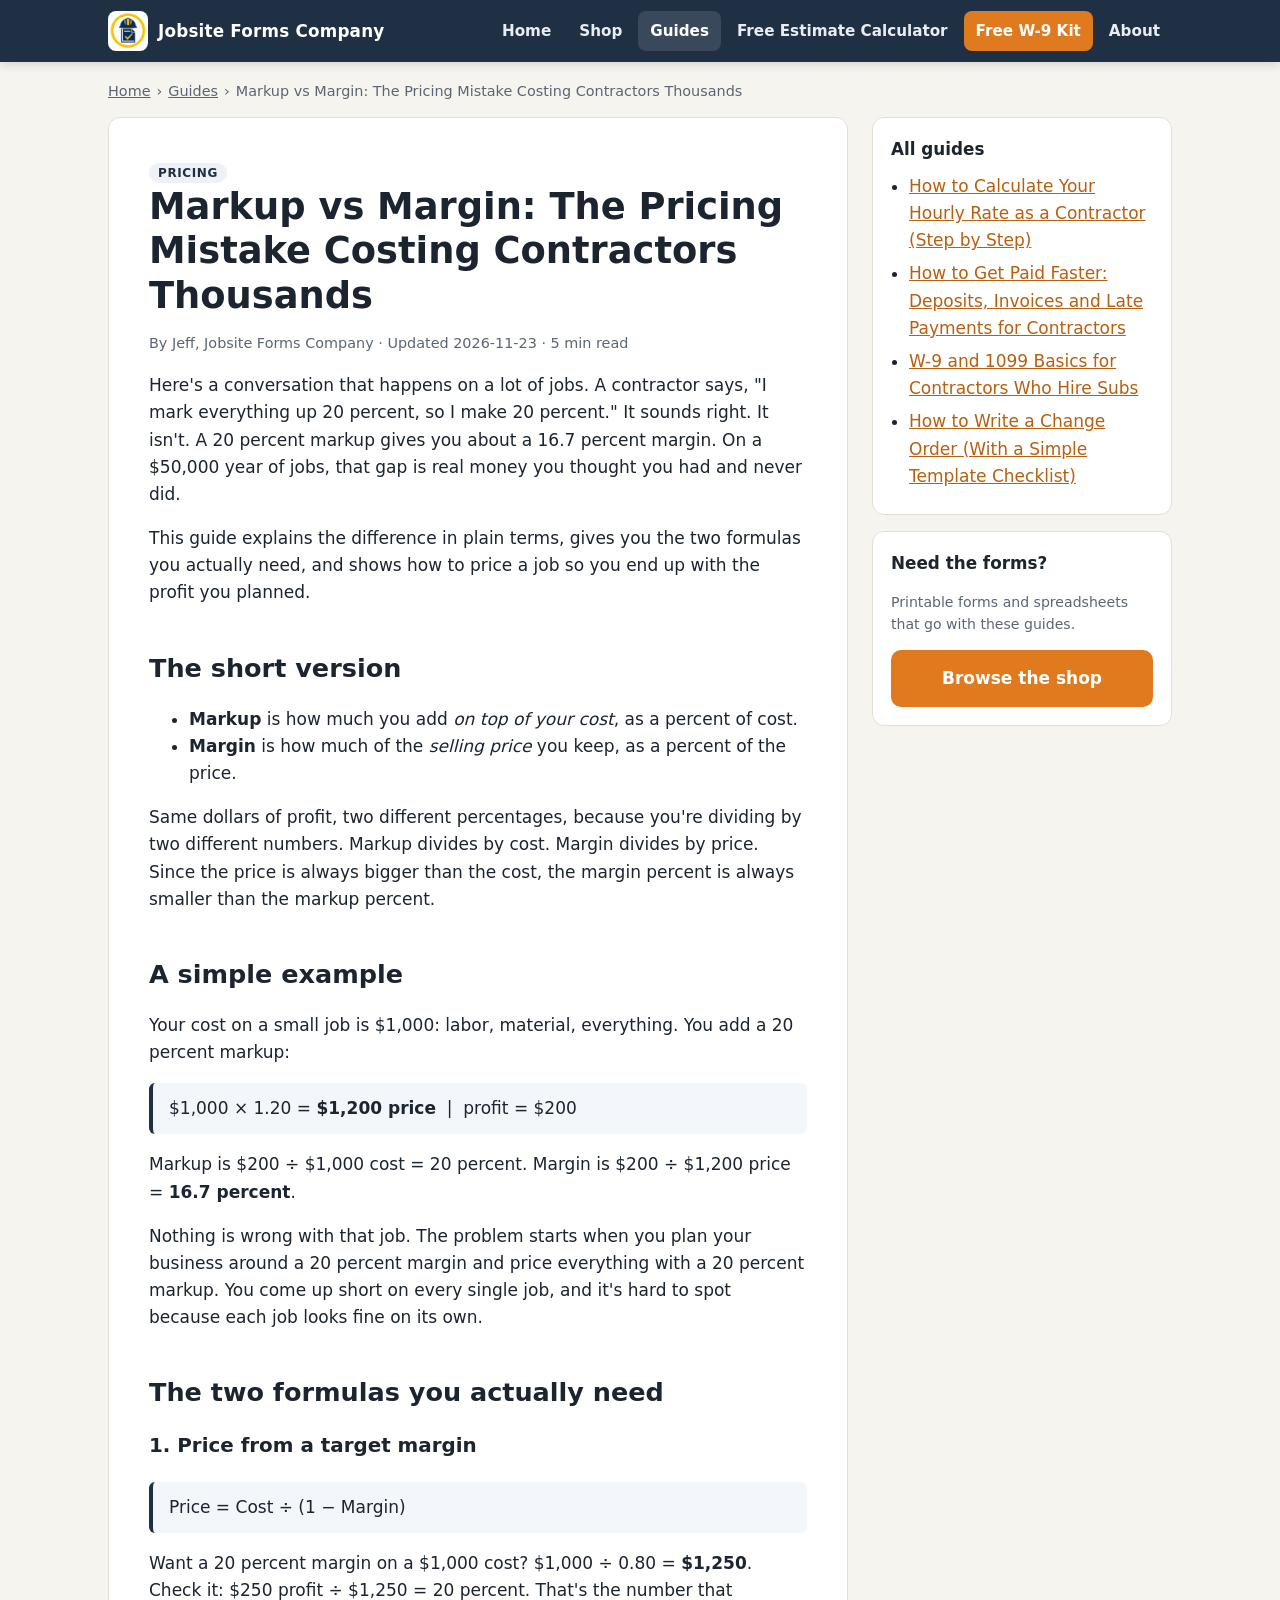
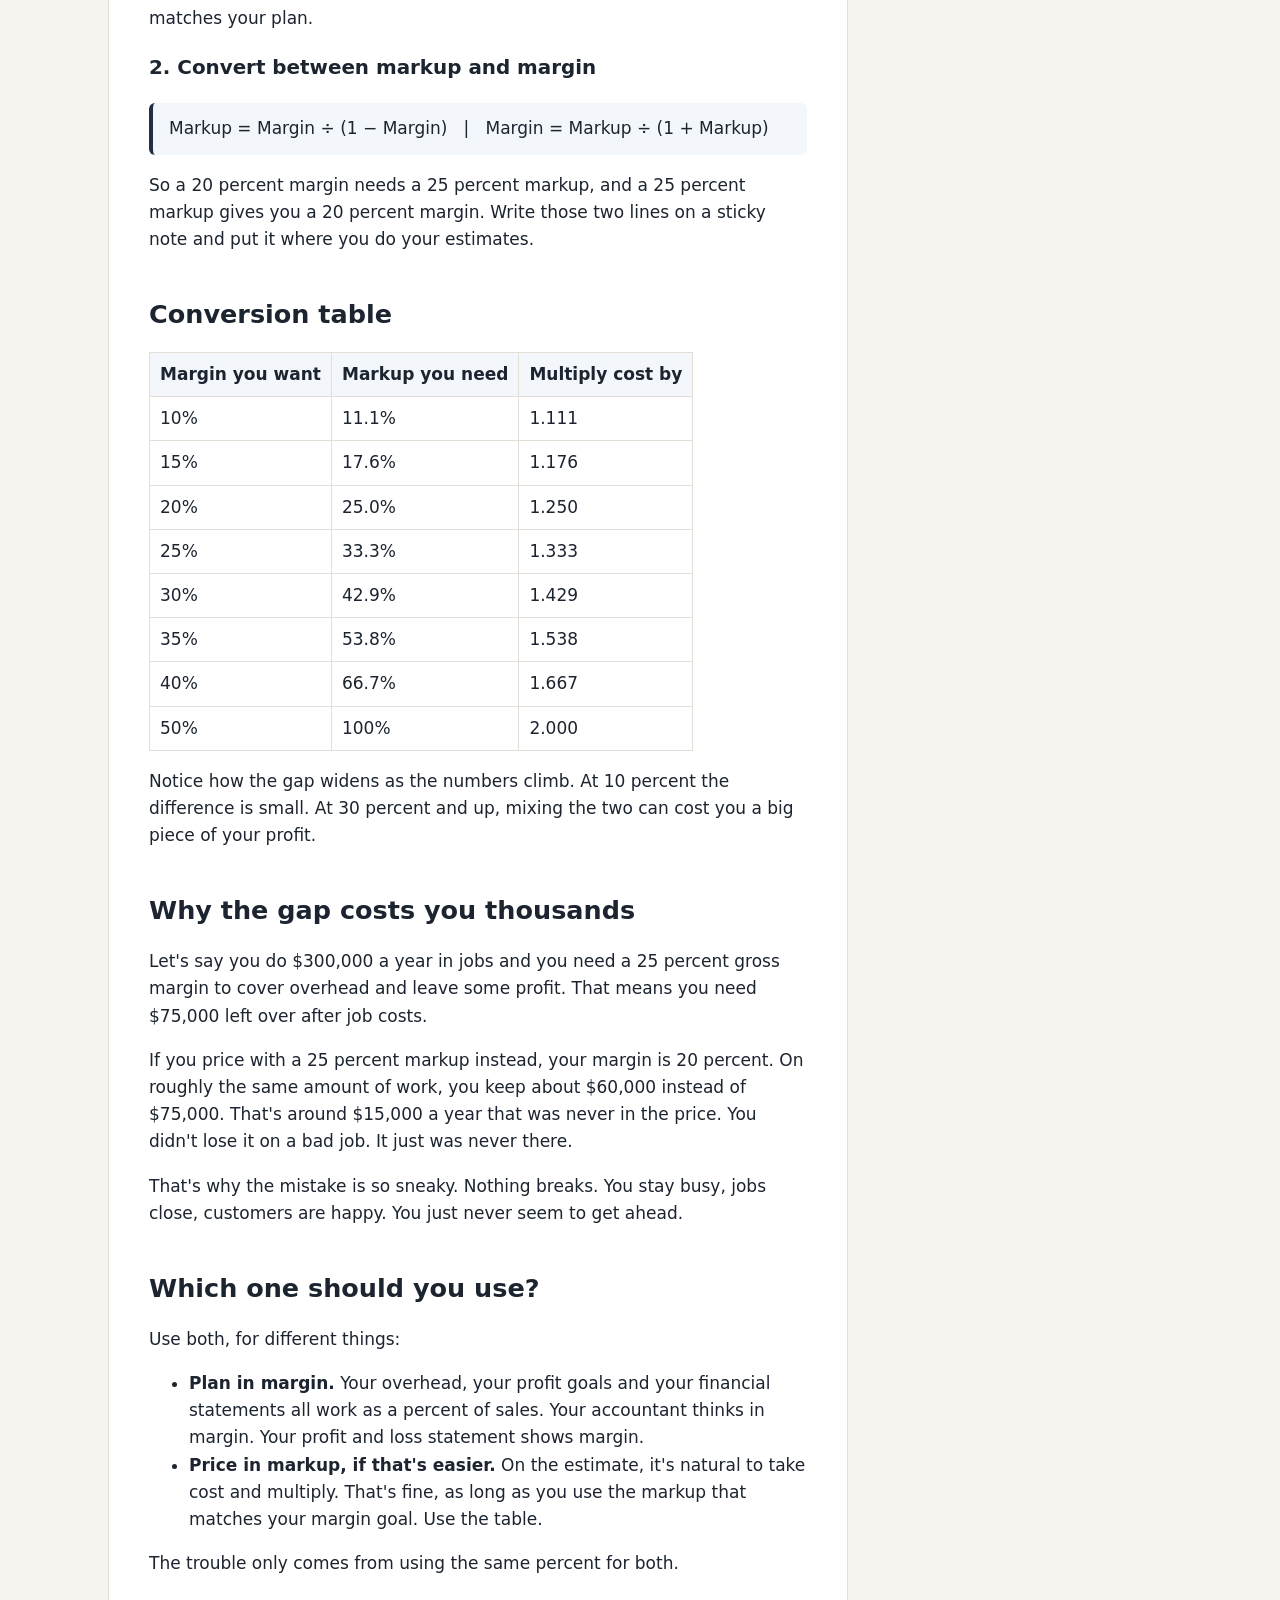
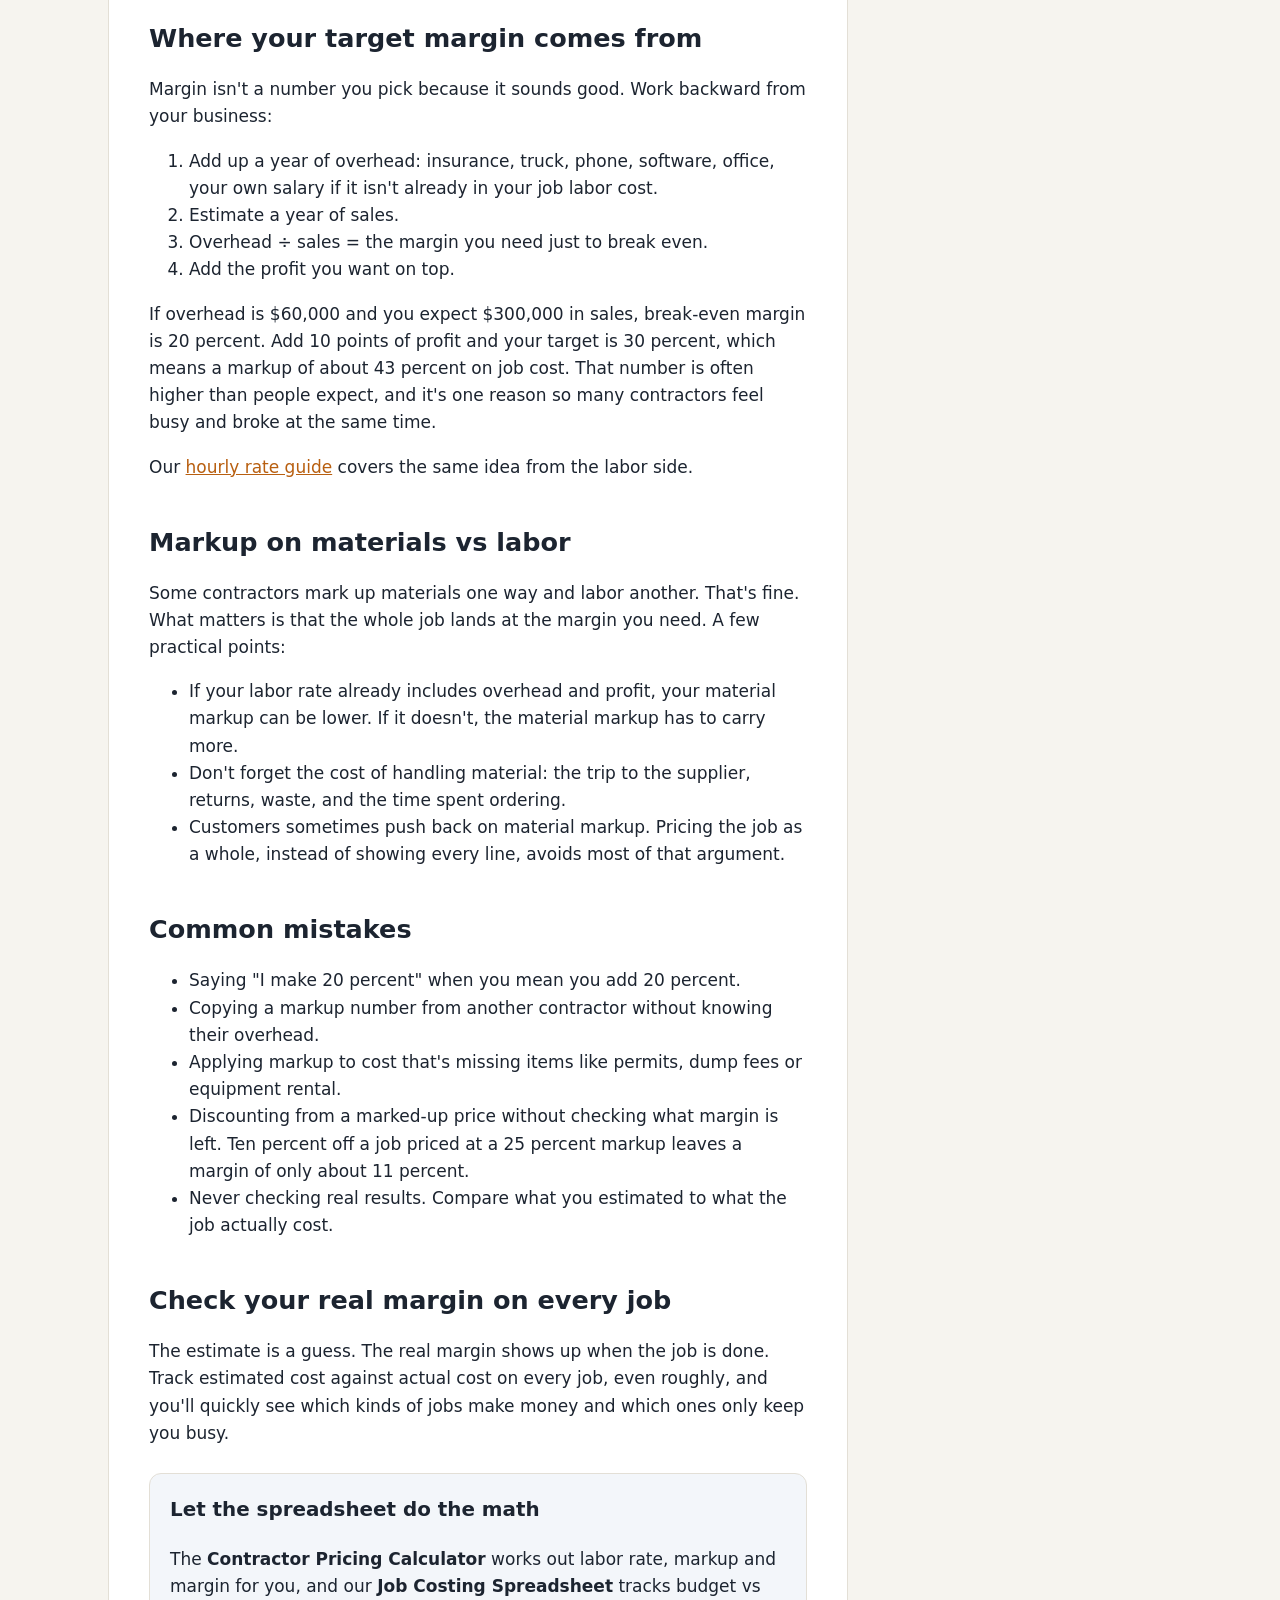
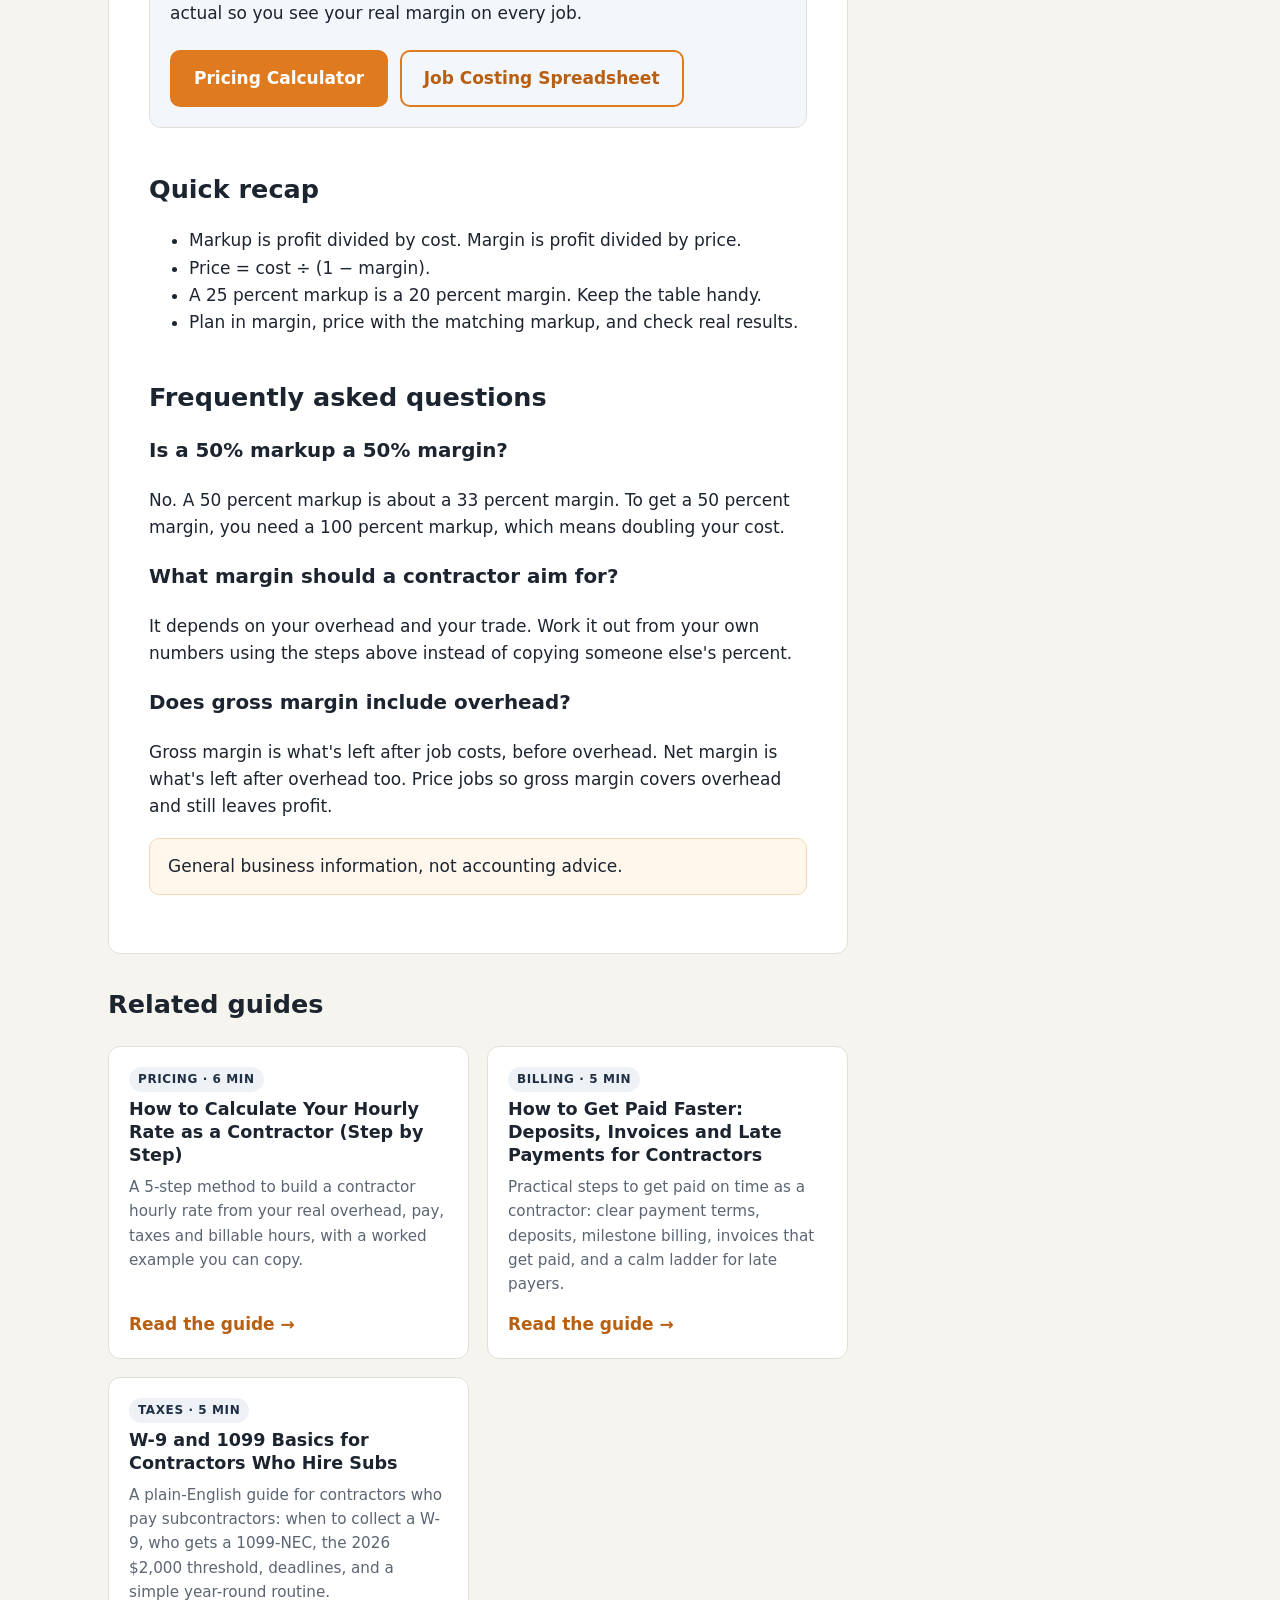
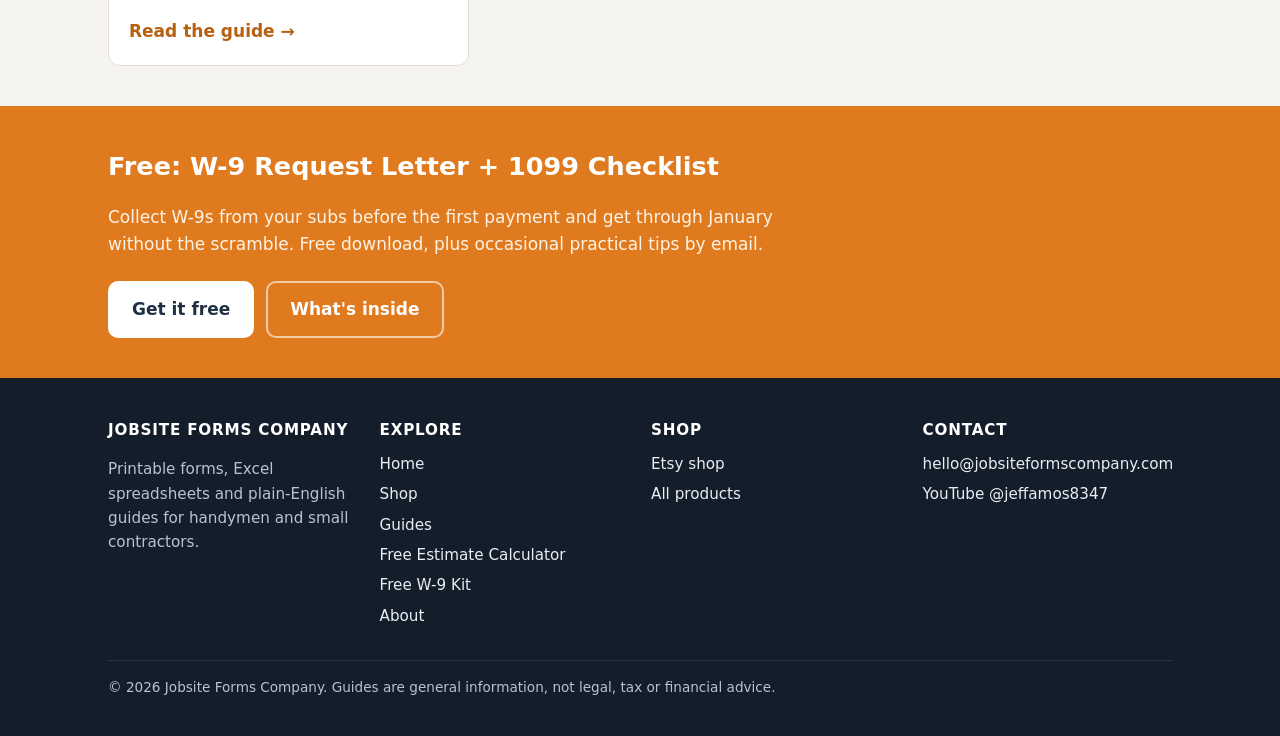
<file: guides/markup-vs-margin/index.html>
<!doctype html><html lang="en"><head><meta charset="utf-8"><meta name="viewport" content="width=device-width,initial-scale=1">
<title>Markup vs Margin: The Pricing Mistake Costing Contractors Thousands | Jobsite Forms Company</title><meta name="description" content="Markup and margin are not the same number. Learn the difference, the two formulas contractors need, a conversion table, and how to price a job for the margin you want."><link rel="canonical" href="https://jobsiteformscompany.com/guides/markup-vs-margin/"><meta name="theme-color" content="#1f2f44">
<meta property="og:title" content="Markup vs Margin: The Pricing Mistake Costing Contractors Thousands | Jobsite Forms Company"><meta property="og:description" content="Markup and margin are not the same number. Learn the difference, the two formulas contractors need, a conversion table, and how to price a job for the margin you want."><meta property="og:url" content="https://jobsiteformscompany.com/guides/markup-vs-margin/"><meta property="og:type" content="article"><meta property="og:image" content="https://jobsiteformscompany.com/img/logo.jpg"><meta name="twitter:card" content="summary">
<link rel="icon" href="/favicon.png"><style>:root{--ink:#1c2430;--muted:#5b6573;--bg:#f6f4ef;--card:#fff;--line:#e3dfd6;--brand:#e07a1f;--brand-d:#b85f10;--navy:#1f2f44;--r:12px}
*{box-sizing:border-box}html{scroll-behavior:smooth}body{margin:0;font:17px/1.6 system-ui,-apple-system,"Segoe UI",Roboto,sans-serif;color:var(--ink);background:var(--bg)}
img{max-width:100%;height:auto}a{color:var(--brand-d)}a:hover{color:var(--navy)}
.wrap{max-width:1100px;margin:0 auto;padding:0 18px}.narrow{max-width:760px}
.skip{position:absolute;left:-999px}.skip:focus{left:10px;top:10px;background:#fff;padding:8px;z-index:99}
:focus-visible{outline:3px solid var(--brand);outline-offset:2px}
.top{position:sticky;top:0;z-index:50;background:var(--navy);color:#fff;box-shadow:0 2px 10px rgba(0,0,0,.15)}
.top .wrap{display:flex;align-items:center;justify-content:space-between;min-height:62px;gap:12px}
.brand{display:flex;align-items:center;gap:10px;color:#fff;text-decoration:none;font-weight:800;font-size:1.05rem;letter-spacing:.2px}.brand img{border-radius:8px;background:#fff}
.brand:hover{color:#fff}
.menu-btn{display:none;background:none;border:2px solid rgba(255,255,255,.4);color:#fff;border-radius:8px;padding:6px 10px;font-size:1rem;cursor:pointer}
.nav{display:flex;gap:4px;align-items:center}
.nav a{color:#e8edf4;text-decoration:none;padding:8px 12px;border-radius:8px;font-weight:600;font-size:.95rem}
.nav a:hover,.nav a[aria-current=page]{background:rgba(255,255,255,.12);color:#fff}
.nav a.cta{background:var(--brand);color:#fff}.nav a.cta:hover{background:var(--brand-d)}
@media(max-width:860px){.menu-btn{display:block}.nav{display:none;position:absolute;left:0;right:0;top:62px;background:var(--navy);flex-direction:column;align-items:stretch;padding:8px 14px 16px;border-top:1px solid rgba(255,255,255,.1)}
.nav.open{display:flex}.nav a{padding:13px 12px;font-size:1.05rem}}
.hero{background:linear-gradient(135deg,#1f2f44 0%,#2c4363 100%);color:#fff;padding:56px 0 64px}
.hero h1{font-size:clamp(1.9rem,5vw,3rem);line-height:1.15;margin:0 0 14px;max-width:780px}
.hero .lead{color:#d7dfea;font-size:1.15rem;max-width:680px}
.eyebrow{display:inline-block;background:rgba(224,122,31,.18);color:#ffb876;font-weight:700;font-size:.8rem;letter-spacing:1px;text-transform:uppercase;padding:4px 10px;border-radius:99px;margin-bottom:14px}
.btns{display:flex;flex-wrap:wrap;gap:12px;margin-top:22px}
.btn{display:inline-block;background:var(--brand);color:#fff!important;text-decoration:none;font-weight:700;padding:13px 22px;border-radius:10px;border:2px solid var(--brand);text-align:center}
.btn:hover{background:var(--brand-d);border-color:var(--brand-d)}
.btn-alt{background:transparent;color:var(--brand-d)!important}.btn-alt:hover{background:var(--brand);color:#fff!important}
.hero .btn-alt,.signup .btn-alt{color:#fff!important;border-color:rgba(255,255,255,.6)}
.btn-light{background:#fff;color:var(--navy)!important;border-color:#fff}.btn-light:hover{background:#ffe3c7;border-color:#ffe3c7}
@media(max-width:520px){.btns .btn{flex:1 1 100%}}
.trust{display:grid;grid-template-columns:repeat(auto-fit,minmax(200px,1fr));gap:14px;margin:-32px auto 0;position:relative}
.trust div{background:#fff;border:1px solid var(--line);border-radius:var(--r);padding:16px 18px;box-shadow:0 4px 14px rgba(0,0,0,.05)}.trust b{display:block}.trust span{color:var(--muted);font-size:.92rem}
section.block{padding:44px 0}.block h2{font-size:1.6rem;margin:0 0 6px}.sub{color:var(--muted);margin:0 0 22px}
main{padding-bottom:40px}
.cards{display:grid;grid-template-columns:repeat(auto-fill,minmax(260px,1fr));gap:18px}
.card{display:flex;flex-direction:column;background:var(--card);border:1px solid var(--line);border-radius:var(--r);padding:20px;text-decoration:none;color:var(--ink);transition:transform .15s,box-shadow .15s}
a.card:hover{transform:translateY(-3px);box-shadow:0 10px 24px rgba(0,0,0,.08);color:var(--ink)}
.card h3{margin:6px 0 8px;font-size:1.1rem;line-height:1.3}.card p{margin:0 0 14px;color:var(--muted);font-size:.95rem;flex:1}
.card .go{font-weight:700;color:var(--brand-d)}.tag{font-size:.75rem;font-weight:700;text-transform:uppercase;letter-spacing:.6px;color:var(--navy);background:#eef2f7;border-radius:99px;padding:3px 9px;align-self:flex-start}
.tag.etsy{background:#fde8d6;color:#a4520c}.tag.free{background:#dff3e4;color:#1d6b35}
.chips{display:flex;flex-wrap:wrap;gap:8px;margin:18px 0 8px}.chips a{background:#fff;border:1px solid var(--line);border-radius:99px;padding:7px 14px;text-decoration:none;color:var(--navy);font-weight:600;font-size:.92rem}.chips a:hover{border-color:var(--brand)}
.cat{scroll-margin-top:80px;margin-top:36px}.cat h2{border-bottom:2px solid var(--line);padding-bottom:6px}
.pagehead{padding:34px 0 8px}.pagehead h1{font-size:clamp(1.7rem,4.5vw,2.5rem);line-height:1.2;margin:6px 0 10px}.lead{font-size:1.12rem;color:var(--muted)}
.crumbs{font-size:.9rem;color:var(--muted);padding-top:18px}.crumbs a{color:var(--muted)}.crumbs ol{list-style:none;padding:0;margin:0;display:flex;flex-wrap:wrap;gap:6px}.crumbs li+li:before{content:"›";margin-right:6px}
article{background:#fff;border:1px solid var(--line);border-radius:var(--r);padding:clamp(18px,4vw,40px)}
article h1{font-size:clamp(1.6rem,4.5vw,2.3rem);line-height:1.2;margin:0 0 8px}article h2{margin-top:1.8em;line-height:1.25}
.meta{color:var(--muted);font-size:.9rem}
.calc{background:#f3f6fa;border-left:4px solid var(--navy);padding:12px 16px;border-radius:6px;margin:14px 0;overflow-x:auto}
.note{background:#fff7ec;border:1px solid #f4d6b3;padding:14px 18px;border-radius:10px;margin:18px 0}
.product{background:#f3f6fa;border:1px solid var(--line);padding:20px;border-radius:var(--r);margin:26px 0}.product h3{margin-top:0}.product .btn{margin:6px 6px 0 0}
.sample{background:#fafafa;border:1px dashed #bbb;padding:14px;border-radius:8px;overflow-x:auto}
table{border-collapse:collapse;width:100%;display:block;overflow-x:auto}th,td{border:1px solid var(--line);padding:8px 10px;text-align:left}th{background:#f3f6fa}
.video{position:relative;padding-top:56.25%;margin:18px 0;border-radius:10px;overflow:hidden;background:#000}.video iframe{position:absolute;inset:0;width:100%;height:100%;border:0}
.layout{display:grid;gap:24px;grid-template-columns:1fr}@media(min-width:980px){.layout{grid-template-columns:1fr 300px}.side{position:sticky;top:84px;align-self:start}}
.side .box{background:#fff;border:1px solid var(--line);border-radius:var(--r);padding:18px;margin-bottom:16px}.side h2{font-size:1.05rem;margin:0 0 10px}.side ul{margin:0;padding-left:18px}.side li{margin:6px 0}
.related{margin-top:30px}
.small{font-size:.88rem;color:var(--muted)}
.signup{background:var(--brand);color:#fff;padding:40px 0}.signup h2{margin:0 0 8px}.signup p{max-width:680px;color:#fff3e6}
footer{background:#141e2b;color:#b8c2d0;padding:40px 0 24px;font-size:.95rem}footer a{color:#e8edf4;text-decoration:none}footer a:hover{color:#ffb876}
.fgrid{display:grid;grid-template-columns:repeat(auto-fit,minmax(180px,1fr));gap:22px}footer h3{color:#fff;font-size:.95rem;text-transform:uppercase;letter-spacing:.8px;margin:0 0 10px}footer ul{list-style:none;margin:0;padding:0}footer li{margin:6px 0}
.legal{border-top:1px solid #2a3647;margin-top:26px;padding-top:16px;font-size:.85rem}
.steps{counter-reset:s;display:grid;gap:14px;grid-template-columns:repeat(auto-fit,minmax(220px,1fr));padding:0;list-style:none}.steps li{background:#fff;border:1px solid var(--line);border-radius:var(--r);padding:18px}.steps li:before{counter-increment:s;content:counter(s);display:inline-grid;place-items:center;width:30px;height:30px;border-radius:50%;background:var(--brand);color:#fff;font-weight:800;margin-bottom:8px}

.card .thumb{margin:-20px -20px 14px;border-radius:calc(var(--r) - 1px) calc(var(--r) - 1px) 0 0;overflow:hidden;background:#eef2f7}
.card .thumb img{display:block;width:100%;height:auto;aspect-ratio:1;object-fit:cover}
.card .prices{display:flex;flex-wrap:wrap;gap:8px 16px;margin:0 0 12px;font-weight:700;font-size:.95rem}
.card .btns{margin-top:auto}
.card .btn{padding:10px 14px;font-size:.9rem}
div.card:hover{transform:translateY(-3px);box-shadow:0 10px 24px rgba(0,0,0,.08)}
</style><script type="application/ld+json">{"@context": "https://schema.org", "@type": "Article", "headline": "Markup vs Margin: The Pricing Mistake Costing Contractors Thousands", "description": "Markup and margin are not the same number. Learn the difference, the two formulas contractors need, a conversion table, and how to price a job for the margin you want.", "datePublished": "2026-11-23", "dateModified": "2026-11-23", "author": {"@type": "Organization", "name": "Jobsite Forms Company", "url": "https://jobsiteformscompany.com"}, "publisher": {"@type": "Organization", "name": "Jobsite Forms Company", "logo": {"@type": "ImageObject", "url": "https://jobsiteformscompany.com/img/logo.jpg"}}, "mainEntityOfPage": "https://jobsiteformscompany.com/guides/markup-vs-margin/", "image": "https://jobsiteformscompany.com/img/logo.jpg"}</script><script type="application/ld+json">{"@context": "https://schema.org", "@type": "BreadcrumbList", "itemListElement": [{"@type": "ListItem", "position": 1, "name": "Home", "item": "https://jobsiteformscompany.com/"}, {"@type": "ListItem", "position": 2, "name": "Guides", "item": "https://jobsiteformscompany.com/guides/"}, {"@type": "ListItem", "position": 3, "name": "Markup vs Margin: The Pricing Mistake Costing Contractors Thousands", "item": "https://jobsiteformscompany.com/guides/markup-vs-margin/"}]}</script></head><body>
<a class="skip" href="#main">Skip to content</a>
<header class="top"><div class="wrap"><a class="brand" href="/"><img src="/img/logo-96.png" width="40" height="40" alt="">Jobsite Forms Company</a>
<button class="menu-btn" aria-controls="nav" aria-expanded="false">☰ Menu</button>
<nav class="nav" id="nav" aria-label="Main"><a href="/">Home</a><a href="/shop/">Shop</a><a href="/guides/" aria-current=page>Guides</a><a href="/estimate/">Free Estimate Calculator</a><a href="/free-w9-kit/" class=cta>Free W-9 Kit</a><a href="/about/">About</a></nav></div></header>
<main id="main"><div class="wrap"><nav class="crumbs" aria-label="Breadcrumb"><ol><li><a href="/">Home</a></li><li><a href="/guides/">Guides</a></li><li aria-current="page">Markup vs Margin: The Pricing Mistake Costing Contractors Thousands</li></ol></nav><div class="layout" style="margin-top:14px"><div><article><span class="tag">Pricing</span><h1>Markup vs Margin: The Pricing Mistake Costing Contractors Thousands</h1>
<p class="meta">By Jeff, Jobsite Forms Company · Updated 2026-11-23 · 5 min read</p><p>Here's a conversation that happens on a lot of jobs. A contractor says, "I mark everything up 20 percent, so I make 20 percent." It sounds right. It isn't. A 20 percent markup gives you about a 16.7 percent margin. On a $50,000 year of jobs, that gap is real money you thought you had and never did.</p>
<p>This guide explains the difference in plain terms, gives you the two formulas you actually need, and shows how to price a job so you end up with the profit you planned.</p>

<h2>The short version</h2>
<ul>
<li><strong>Markup</strong> is how much you add <em>on top of your cost</em>, as a percent of cost.</li>
<li><strong>Margin</strong> is how much of the <em>selling price</em> you keep, as a percent of the price.</li>
</ul>
<p>Same dollars of profit, two different percentages, because you're dividing by two different numbers. Markup divides by cost. Margin divides by price. Since the price is always bigger than the cost, the margin percent is always smaller than the markup percent.</p>

<h2>A simple example</h2>
<p>Your cost on a small job is $1,000: labor, material, everything. You add a 20 percent markup:</p>
<div class="calc">$1,000 &times; 1.20 = <strong>$1,200 price</strong> &nbsp;|&nbsp; profit = $200</div>
<p>Markup is $200 &divide; $1,000 cost = 20 percent. Margin is $200 &divide; $1,200 price = <strong>16.7 percent</strong>.</p>
<p>Nothing is wrong with that job. The problem starts when you plan your business around a 20 percent margin and price everything with a 20 percent markup. You come up short on every single job, and it's hard to spot because each job looks fine on its own.</p>

<h2>The two formulas you actually need</h2>
<h3>1. Price from a target margin</h3>
<div class="calc">Price = Cost &divide; (1 &minus; Margin)</div>
<p>Want a 20 percent margin on a $1,000 cost? $1,000 &divide; 0.80 = <strong>$1,250</strong>. Check it: $250 profit &divide; $1,250 = 20 percent. That's the number that matches your plan.</p>
<h3>2. Convert between markup and margin</h3>
<div class="calc">Markup = Margin &divide; (1 &minus; Margin) &nbsp;&nbsp;|&nbsp;&nbsp; Margin = Markup &divide; (1 + Markup)</div>
<p>So a 20 percent margin needs a 25 percent markup, and a 25 percent markup gives you a 20 percent margin. Write those two lines on a sticky note and put it where you do your estimates.</p>

<h2>Conversion table</h2>
<table>
<thead><tr><th>Margin you want</th><th>Markup you need</th><th>Multiply cost by</th></tr></thead>
<tbody>
<tr><td>10%</td><td>11.1%</td><td>1.111</td></tr>
<tr><td>15%</td><td>17.6%</td><td>1.176</td></tr>
<tr><td>20%</td><td>25.0%</td><td>1.250</td></tr>
<tr><td>25%</td><td>33.3%</td><td>1.333</td></tr>
<tr><td>30%</td><td>42.9%</td><td>1.429</td></tr>
<tr><td>35%</td><td>53.8%</td><td>1.538</td></tr>
<tr><td>40%</td><td>66.7%</td><td>1.667</td></tr>
<tr><td>50%</td><td>100%</td><td>2.000</td></tr>
</tbody>
</table>
<p>Notice how the gap widens as the numbers climb. At 10 percent the difference is small. At 30 percent and up, mixing the two can cost you a big piece of your profit.</p>

<h2>Why the gap costs you thousands</h2>
<p>Let's say you do $300,000 a year in jobs and you need a 25 percent gross margin to cover overhead and leave some profit. That means you need $75,000 left over after job costs.</p>
<p>If you price with a 25 percent markup instead, your margin is 20 percent. On roughly the same amount of work, you keep about $60,000 instead of $75,000. That's around $15,000 a year that was never in the price. You didn't lose it on a bad job. It just was never there.</p>
<p>That's why the mistake is so sneaky. Nothing breaks. You stay busy, jobs close, customers are happy. You just never seem to get ahead.</p>

<h2>Which one should you use?</h2>
<p>Use both, for different things:</p>
<ul>
<li><strong>Plan in margin.</strong> Your overhead, your profit goals and your financial statements all work as a percent of sales. Your accountant thinks in margin. Your profit and loss statement shows margin.</li>
<li><strong>Price in markup, if that's easier.</strong> On the estimate, it's natural to take cost and multiply. That's fine, as long as you use the markup that matches your margin goal. Use the table.</li>
</ul>
<p>The trouble only comes from using the same percent for both.</p>

<h2>Where your target margin comes from</h2>
<p>Margin isn't a number you pick because it sounds good. Work backward from your business:</p>
<ol>
<li>Add up a year of overhead: insurance, truck, phone, software, office, your own salary if it isn't already in your job labor cost.</li>
<li>Estimate a year of sales.</li>
<li>Overhead &divide; sales = the margin you need just to break even.</li>
<li>Add the profit you want on top.</li>
</ol>
<p>If overhead is $60,000 and you expect $300,000 in sales, break-even margin is 20 percent. Add 10 points of profit and your target is 30 percent, which means a markup of about 43 percent on job cost. That number is often higher than people expect, and it's one reason so many contractors feel busy and broke at the same time.</p>
<p>Our <a href="/guides/contractor-hourly-rate/">hourly rate guide</a> covers the same idea from the labor side.</p>

<h2>Markup on materials vs labor</h2>
<p>Some contractors mark up materials one way and labor another. That's fine. What matters is that the whole job lands at the margin you need. A few practical points:</p>
<ul>
<li>If your labor rate already includes overhead and profit, your material markup can be lower. If it doesn't, the material markup has to carry more.</li>
<li>Don't forget the cost of handling material: the trip to the supplier, returns, waste, and the time spent ordering.</li>
<li>Customers sometimes push back on material markup. Pricing the job as a whole, instead of showing every line, avoids most of that argument.</li>
</ul>

<h2>Common mistakes</h2>
<ul>
<li>Saying "I make 20 percent" when you mean you add 20 percent.</li>
<li>Copying a markup number from another contractor without knowing their overhead.</li>
<li>Applying markup to cost that's missing items like permits, dump fees or equipment rental.</li>
<li>Discounting from a marked-up price without checking what margin is left. Ten percent off a job priced at a 25 percent markup leaves a margin of only about 11 percent.</li>
<li>Never checking real results. Compare what you estimated to what the job actually cost.</li>
</ul>

<h2>Check your real margin on every job</h2>
<p>The estimate is a guess. The real margin shows up when the job is done. Track estimated cost against actual cost on every job, even roughly, and you'll quickly see which kinds of jobs make money and which ones only keep you busy.</p>

<div class="product">
<h3>Let the spreadsheet do the math</h3>
<p>The <strong>Contractor Pricing Calculator</strong> works out labor rate, markup and margin for you, and our <strong>Job Costing Spreadsheet</strong> tracks budget vs actual so you see your real margin on every job.</p>
<a class="btn" href="https://www.etsy.com/listing/4596873539">Pricing Calculator</a> <a class="btn btn-alt" href="https://www.etsy.com/listing/4596758567">Job Costing Spreadsheet</a>
</div>

<h2>Quick recap</h2>
<ul>
<li>Markup is profit divided by cost. Margin is profit divided by price.</li>
<li>Price = cost &divide; (1 &minus; margin).</li>
<li>A 25 percent markup is a 20 percent margin. Keep the table handy.</li>
<li>Plan in margin, price with the matching markup, and check real results.</li>
</ul>

<h2>Frequently asked questions</h2>
<h3>Is a 50% markup a 50% margin?</h3>
<p>No. A 50 percent markup is about a 33 percent margin. To get a 50 percent margin, you need a 100 percent markup, which means doubling your cost.</p>
<h3>What margin should a contractor aim for?</h3>
<p>It depends on your overhead and your trade. Work it out from your own numbers using the steps above instead of copying someone else's percent.</p>
<h3>Does gross margin include overhead?</h3>
<p>Gross margin is what's left after job costs, before overhead. Net margin is what's left after overhead too. Price jobs so gross margin covers overhead and still leaves profit.</p>
<p class="note">General business information, not accounting advice.</p>
</article>
<section class="related"><h2>Related guides</h2><div class="cards"><a class="card" href="/guides/contractor-hourly-rate/"><span class="tag">Pricing · 6 min</span><h3>How to Calculate Your Hourly Rate as a Contractor (Step by Step)</h3><p>A 5-step method to build a contractor hourly rate from your real overhead, pay, taxes and billable hours, with a worked example you can copy.</p><span class="go">Read the guide →</span></a><a class="card" href="/guides/get-paid-faster/"><span class="tag">Billing · 5 min</span><h3>How to Get Paid Faster: Deposits, Invoices and Late Payments for Contractors</h3><p>Practical steps to get paid on time as a contractor: clear payment terms, deposits, milestone billing, invoices that get paid, and a calm ladder for late payers.</p><span class="go">Read the guide →</span></a><a class="card" href="/guides/w9-1099-basics-for-contractors/"><span class="tag">Taxes · 5 min</span><h3>W-9 and 1099 Basics for Contractors Who Hire Subs</h3><p>A plain-English guide for contractors who pay subcontractors: when to collect a W-9, who gets a 1099-NEC, the 2026 $2,000 threshold, deadlines, and a simple year-round routine.</p><span class="go">Read the guide →</span></a></div></section></div>
<aside class="side"><div class="box"><h2>All guides</h2><ul><li><a href="/guides/contractor-hourly-rate/">How to Calculate Your Hourly Rate as a Contractor (Step by Step)</a></li><li><a href="/guides/get-paid-faster/">How to Get Paid Faster: Deposits, Invoices and Late Payments for Contractors</a></li><li><a href="/guides/w9-1099-basics-for-contractors/">W-9 and 1099 Basics for Contractors Who Hire Subs</a></li><li><a href="/guides/how-to-write-a-change-order/">How to Write a Change Order (With a Simple Template Checklist)</a></li></ul></div><div class="box"><h2>Need the forms?</h2><p class="small">Printable forms and spreadsheets that go with these guides.</p><a class="btn" href="/shop/" style="width:100%">Browse the shop</a></div></aside></div></div></main><section class="signup"><div class="wrap"><h2>Free: W-9 Request Letter + 1099 Checklist</h2><p>Collect W-9s from your subs before the first payment and get through January without the scramble. Free download, plus occasional practical tips by email.</p><div class="btns"><a class="btn btn-light" href="https://payhip.com/b/B1j3l">Get it free</a><a class="btn btn-alt" href="/free-w9-kit/">What's inside</a></div></div></section>
<footer><div class="wrap"><div class="fgrid">
<div><h3>Jobsite Forms Company</h3><p>Printable forms, Excel spreadsheets and plain-English guides for handymen and small contractors.</p></div>
<div><h3>Explore</h3><ul><li><a href="/">Home</a></li><li><a href="/shop/">Shop</a></li><li><a href="/guides/">Guides</a></li><li><a href="/estimate/">Free Estimate Calculator</a></li><li><a href="/free-w9-kit/">Free W-9 Kit</a></li><li><a href="/about/">About</a></li></ul></div>
<div><h3>Shop</h3><ul><li><a href="https://www.etsy.com/shop/JobsiteFormsCompany">Etsy shop</a></li><li><a href="/shop/">All products</a></li></ul></div>
<div><h3>Contact</h3><ul><li><a href="mailto:hello@jobsiteformscompany.com">hello@jobsiteformscompany.com</a></li><li><a href="https://www.youtube.com/@jeffamos8347">YouTube @jeffamos8347</a></li></ul></div>
</div><p class="legal">© 2026 Jobsite Forms Company. Guides are general information, not legal, tax or financial advice.</p></div></footer>
<script>(function(){var b=document.querySelector('.menu-btn'),n=document.getElementById('nav');b.addEventListener('click',function(){var o=n.classList.toggle('open');b.setAttribute('aria-expanded',o);b.textContent=o?'✕ Close':'☰ Menu'});document.addEventListener('keydown',function(e){if(e.key==='Escape'&&n.classList.contains('open')){b.click();b.focus()}})})();</script></body></html>
</file>
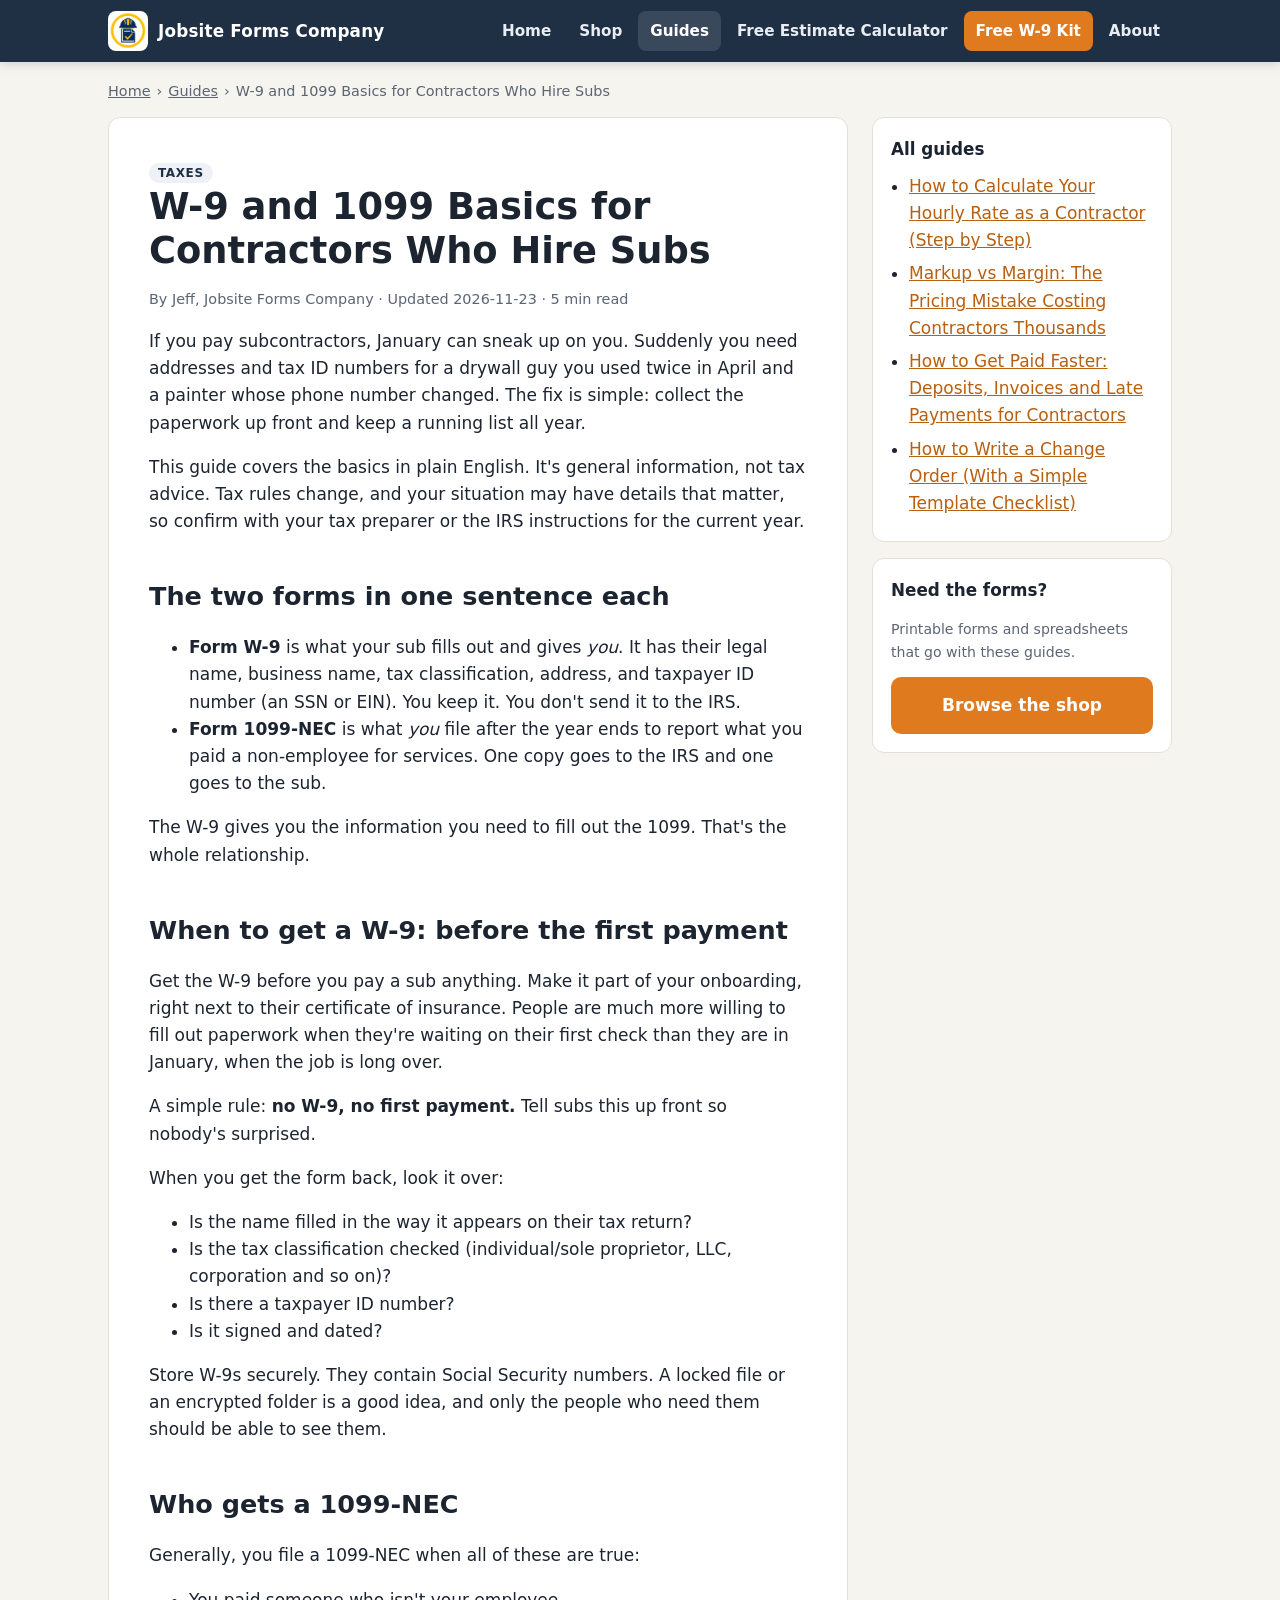
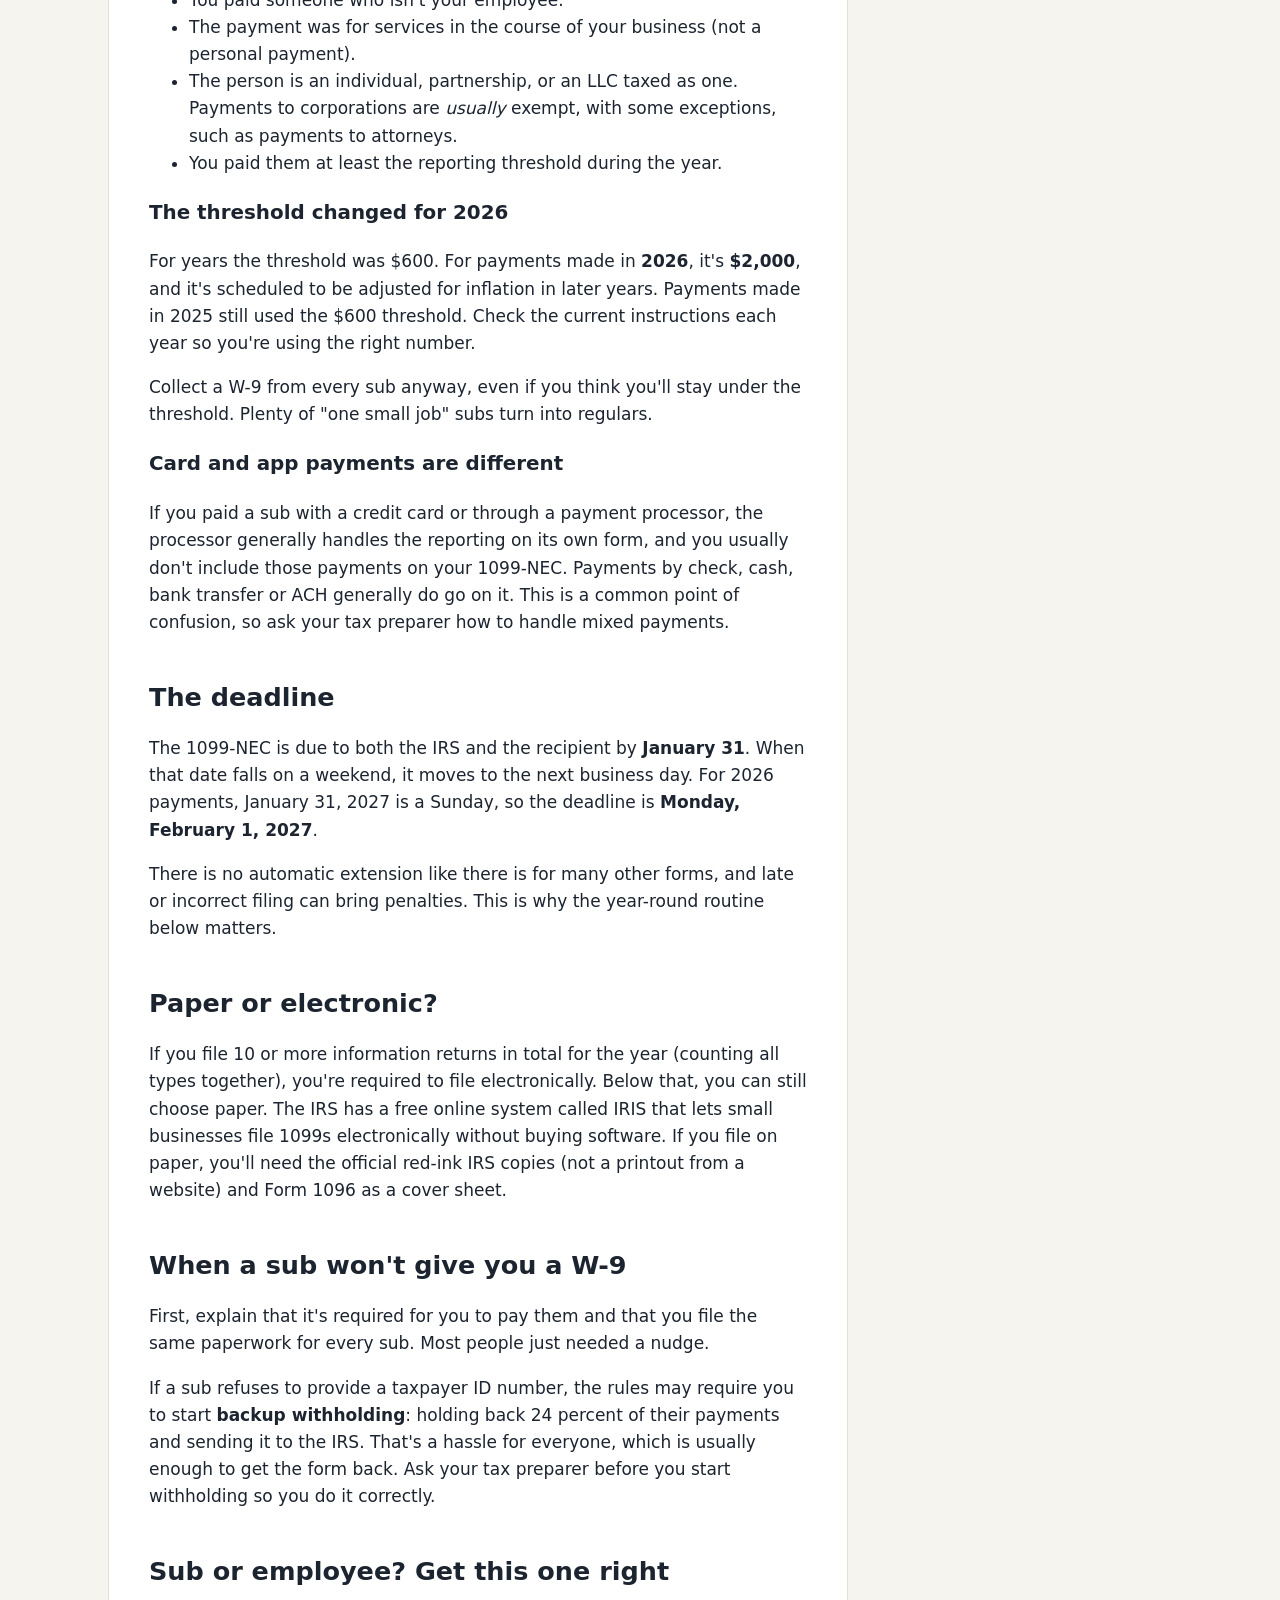
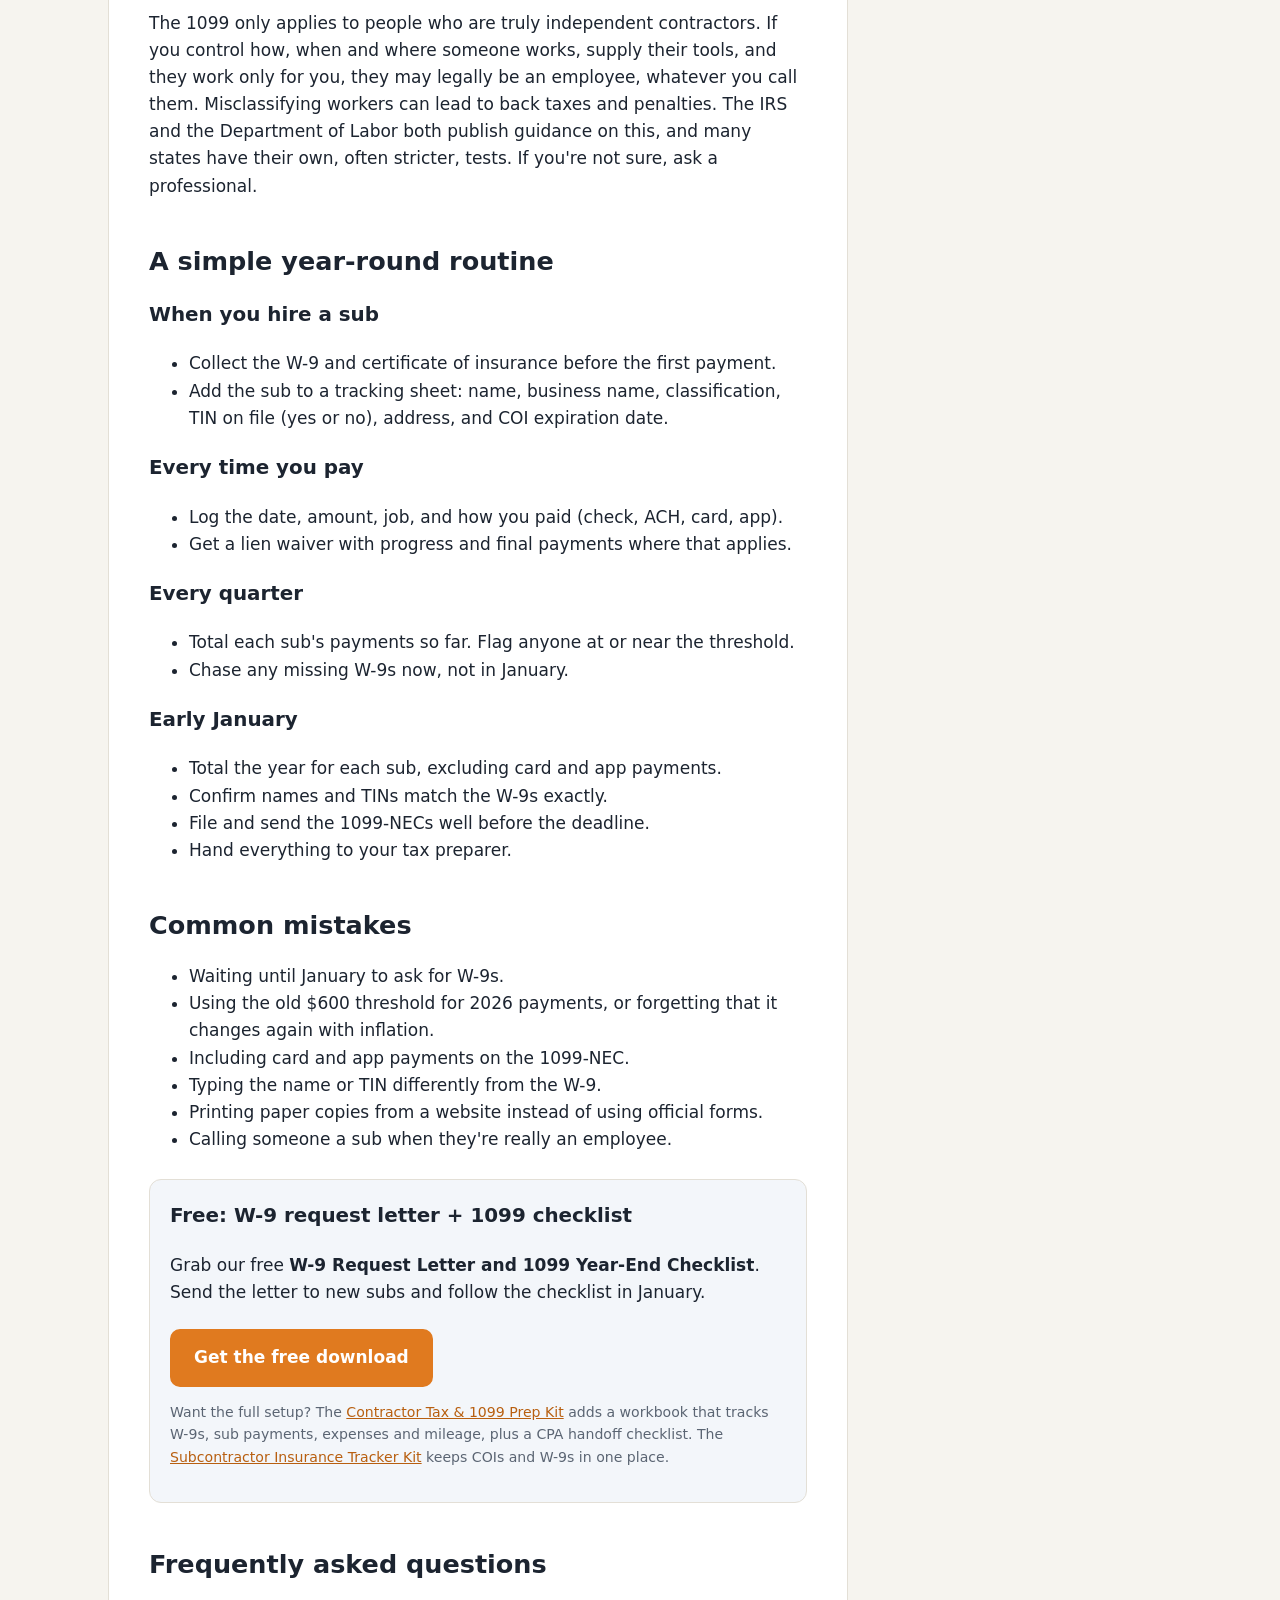
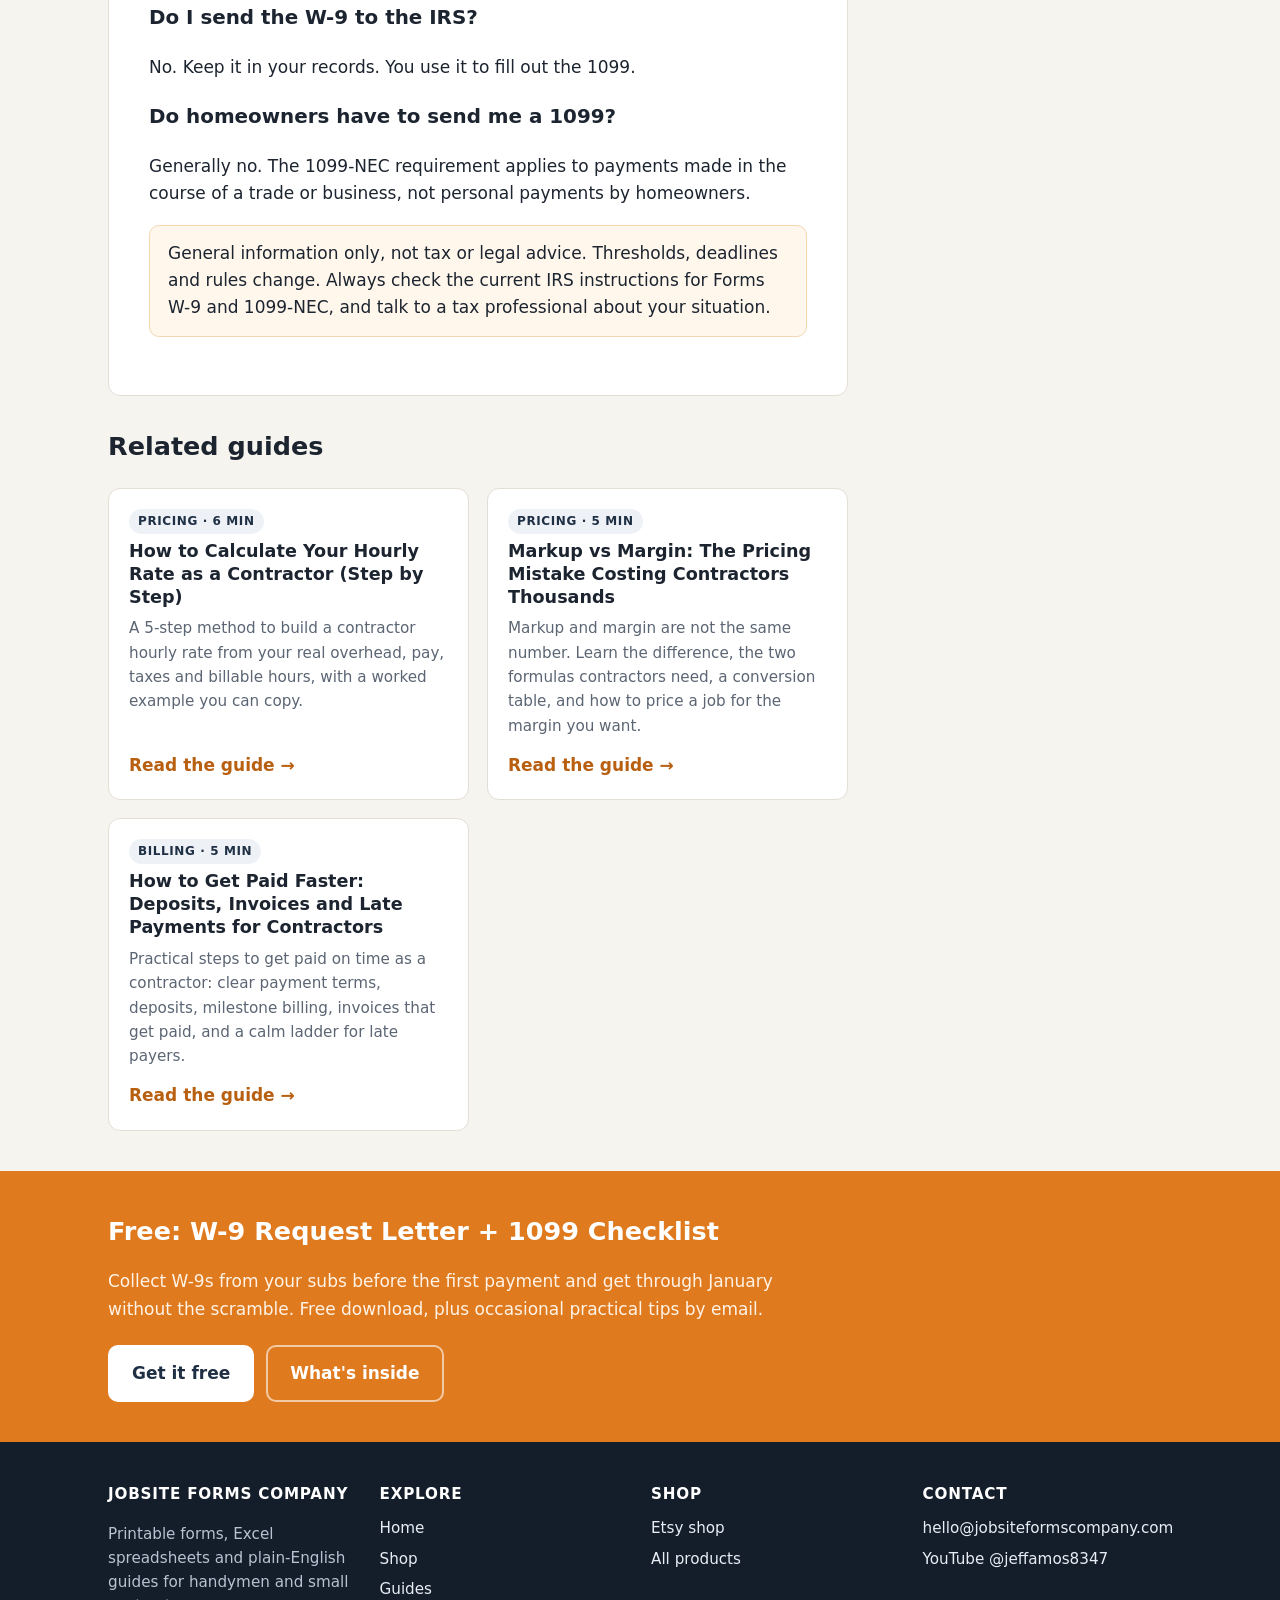
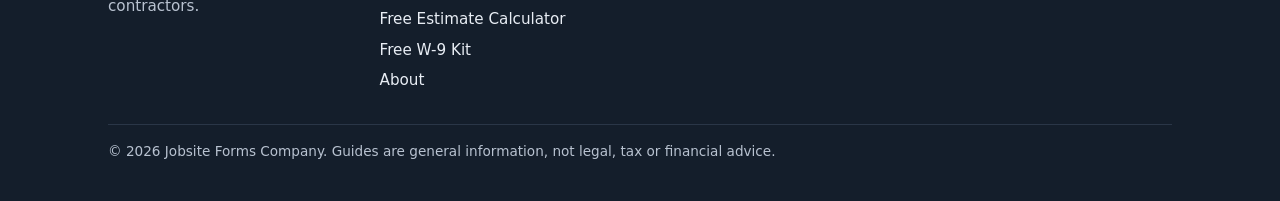
<file: guides/w9-1099-basics-for-contractors/index.html>
<!doctype html><html lang="en"><head><meta charset="utf-8"><meta name="viewport" content="width=device-width,initial-scale=1">
<title>W-9 and 1099 Basics for Contractors Who Hire Subs | Jobsite Forms Company</title><meta name="description" content="A plain-English guide for contractors who pay subcontractors: when to collect a W-9, who gets a 1099-NEC, the 2026 $2,000 threshold, deadlines, and a simple year-round routine."><link rel="canonical" href="https://jobsiteformscompany.com/guides/w9-1099-basics-for-contractors/"><meta name="theme-color" content="#1f2f44">
<meta property="og:title" content="W-9 and 1099 Basics for Contractors Who Hire Subs | Jobsite Forms Company"><meta property="og:description" content="A plain-English guide for contractors who pay subcontractors: when to collect a W-9, who gets a 1099-NEC, the 2026 $2,000 threshold, deadlines, and a simple year-round routine."><meta property="og:url" content="https://jobsiteformscompany.com/guides/w9-1099-basics-for-contractors/"><meta property="og:type" content="article"><meta property="og:image" content="https://jobsiteformscompany.com/img/logo.jpg"><meta name="twitter:card" content="summary">
<link rel="icon" href="/favicon.png"><style>:root{--ink:#1c2430;--muted:#5b6573;--bg:#f6f4ef;--card:#fff;--line:#e3dfd6;--brand:#e07a1f;--brand-d:#b85f10;--navy:#1f2f44;--r:12px}
*{box-sizing:border-box}html{scroll-behavior:smooth}body{margin:0;font:17px/1.6 system-ui,-apple-system,"Segoe UI",Roboto,sans-serif;color:var(--ink);background:var(--bg)}
img{max-width:100%;height:auto}a{color:var(--brand-d)}a:hover{color:var(--navy)}
.wrap{max-width:1100px;margin:0 auto;padding:0 18px}.narrow{max-width:760px}
.skip{position:absolute;left:-999px}.skip:focus{left:10px;top:10px;background:#fff;padding:8px;z-index:99}
:focus-visible{outline:3px solid var(--brand);outline-offset:2px}
.top{position:sticky;top:0;z-index:50;background:var(--navy);color:#fff;box-shadow:0 2px 10px rgba(0,0,0,.15)}
.top .wrap{display:flex;align-items:center;justify-content:space-between;min-height:62px;gap:12px}
.brand{display:flex;align-items:center;gap:10px;color:#fff;text-decoration:none;font-weight:800;font-size:1.05rem;letter-spacing:.2px}.brand img{border-radius:8px;background:#fff}
.brand:hover{color:#fff}
.menu-btn{display:none;background:none;border:2px solid rgba(255,255,255,.4);color:#fff;border-radius:8px;padding:6px 10px;font-size:1rem;cursor:pointer}
.nav{display:flex;gap:4px;align-items:center}
.nav a{color:#e8edf4;text-decoration:none;padding:8px 12px;border-radius:8px;font-weight:600;font-size:.95rem}
.nav a:hover,.nav a[aria-current=page]{background:rgba(255,255,255,.12);color:#fff}
.nav a.cta{background:var(--brand);color:#fff}.nav a.cta:hover{background:var(--brand-d)}
@media(max-width:860px){.menu-btn{display:block}.nav{display:none;position:absolute;left:0;right:0;top:62px;background:var(--navy);flex-direction:column;align-items:stretch;padding:8px 14px 16px;border-top:1px solid rgba(255,255,255,.1)}
.nav.open{display:flex}.nav a{padding:13px 12px;font-size:1.05rem}}
.hero{background:linear-gradient(135deg,#1f2f44 0%,#2c4363 100%);color:#fff;padding:56px 0 64px}
.hero h1{font-size:clamp(1.9rem,5vw,3rem);line-height:1.15;margin:0 0 14px;max-width:780px}
.hero .lead{color:#d7dfea;font-size:1.15rem;max-width:680px}
.eyebrow{display:inline-block;background:rgba(224,122,31,.18);color:#ffb876;font-weight:700;font-size:.8rem;letter-spacing:1px;text-transform:uppercase;padding:4px 10px;border-radius:99px;margin-bottom:14px}
.btns{display:flex;flex-wrap:wrap;gap:12px;margin-top:22px}
.btn{display:inline-block;background:var(--brand);color:#fff!important;text-decoration:none;font-weight:700;padding:13px 22px;border-radius:10px;border:2px solid var(--brand);text-align:center}
.btn:hover{background:var(--brand-d);border-color:var(--brand-d)}
.btn-alt{background:transparent;color:var(--brand-d)!important}.btn-alt:hover{background:var(--brand);color:#fff!important}
.hero .btn-alt,.signup .btn-alt{color:#fff!important;border-color:rgba(255,255,255,.6)}
.btn-light{background:#fff;color:var(--navy)!important;border-color:#fff}.btn-light:hover{background:#ffe3c7;border-color:#ffe3c7}
@media(max-width:520px){.btns .btn{flex:1 1 100%}}
.trust{display:grid;grid-template-columns:repeat(auto-fit,minmax(200px,1fr));gap:14px;margin:-32px auto 0;position:relative}
.trust div{background:#fff;border:1px solid var(--line);border-radius:var(--r);padding:16px 18px;box-shadow:0 4px 14px rgba(0,0,0,.05)}.trust b{display:block}.trust span{color:var(--muted);font-size:.92rem}
section.block{padding:44px 0}.block h2{font-size:1.6rem;margin:0 0 6px}.sub{color:var(--muted);margin:0 0 22px}
main{padding-bottom:40px}
.cards{display:grid;grid-template-columns:repeat(auto-fill,minmax(260px,1fr));gap:18px}
.card{display:flex;flex-direction:column;background:var(--card);border:1px solid var(--line);border-radius:var(--r);padding:20px;text-decoration:none;color:var(--ink);transition:transform .15s,box-shadow .15s}
a.card:hover{transform:translateY(-3px);box-shadow:0 10px 24px rgba(0,0,0,.08);color:var(--ink)}
.card h3{margin:6px 0 8px;font-size:1.1rem;line-height:1.3}.card p{margin:0 0 14px;color:var(--muted);font-size:.95rem;flex:1}
.card .go{font-weight:700;color:var(--brand-d)}.tag{font-size:.75rem;font-weight:700;text-transform:uppercase;letter-spacing:.6px;color:var(--navy);background:#eef2f7;border-radius:99px;padding:3px 9px;align-self:flex-start}
.tag.etsy{background:#fde8d6;color:#a4520c}.tag.free{background:#dff3e4;color:#1d6b35}
.chips{display:flex;flex-wrap:wrap;gap:8px;margin:18px 0 8px}.chips a{background:#fff;border:1px solid var(--line);border-radius:99px;padding:7px 14px;text-decoration:none;color:var(--navy);font-weight:600;font-size:.92rem}.chips a:hover{border-color:var(--brand)}
.cat{scroll-margin-top:80px;margin-top:36px}.cat h2{border-bottom:2px solid var(--line);padding-bottom:6px}
.pagehead{padding:34px 0 8px}.pagehead h1{font-size:clamp(1.7rem,4.5vw,2.5rem);line-height:1.2;margin:6px 0 10px}.lead{font-size:1.12rem;color:var(--muted)}
.crumbs{font-size:.9rem;color:var(--muted);padding-top:18px}.crumbs a{color:var(--muted)}.crumbs ol{list-style:none;padding:0;margin:0;display:flex;flex-wrap:wrap;gap:6px}.crumbs li+li:before{content:"›";margin-right:6px}
article{background:#fff;border:1px solid var(--line);border-radius:var(--r);padding:clamp(18px,4vw,40px)}
article h1{font-size:clamp(1.6rem,4.5vw,2.3rem);line-height:1.2;margin:0 0 8px}article h2{margin-top:1.8em;line-height:1.25}
.meta{color:var(--muted);font-size:.9rem}
.calc{background:#f3f6fa;border-left:4px solid var(--navy);padding:12px 16px;border-radius:6px;margin:14px 0;overflow-x:auto}
.note{background:#fff7ec;border:1px solid #f4d6b3;padding:14px 18px;border-radius:10px;margin:18px 0}
.product{background:#f3f6fa;border:1px solid var(--line);padding:20px;border-radius:var(--r);margin:26px 0}.product h3{margin-top:0}.product .btn{margin:6px 6px 0 0}
.sample{background:#fafafa;border:1px dashed #bbb;padding:14px;border-radius:8px;overflow-x:auto}
table{border-collapse:collapse;width:100%;display:block;overflow-x:auto}th,td{border:1px solid var(--line);padding:8px 10px;text-align:left}th{background:#f3f6fa}
.video{position:relative;padding-top:56.25%;margin:18px 0;border-radius:10px;overflow:hidden;background:#000}.video iframe{position:absolute;inset:0;width:100%;height:100%;border:0}
.layout{display:grid;gap:24px;grid-template-columns:1fr}@media(min-width:980px){.layout{grid-template-columns:1fr 300px}.side{position:sticky;top:84px;align-self:start}}
.side .box{background:#fff;border:1px solid var(--line);border-radius:var(--r);padding:18px;margin-bottom:16px}.side h2{font-size:1.05rem;margin:0 0 10px}.side ul{margin:0;padding-left:18px}.side li{margin:6px 0}
.related{margin-top:30px}
.small{font-size:.88rem;color:var(--muted)}
.signup{background:var(--brand);color:#fff;padding:40px 0}.signup h2{margin:0 0 8px}.signup p{max-width:680px;color:#fff3e6}
footer{background:#141e2b;color:#b8c2d0;padding:40px 0 24px;font-size:.95rem}footer a{color:#e8edf4;text-decoration:none}footer a:hover{color:#ffb876}
.fgrid{display:grid;grid-template-columns:repeat(auto-fit,minmax(180px,1fr));gap:22px}footer h3{color:#fff;font-size:.95rem;text-transform:uppercase;letter-spacing:.8px;margin:0 0 10px}footer ul{list-style:none;margin:0;padding:0}footer li{margin:6px 0}
.legal{border-top:1px solid #2a3647;margin-top:26px;padding-top:16px;font-size:.85rem}
.steps{counter-reset:s;display:grid;gap:14px;grid-template-columns:repeat(auto-fit,minmax(220px,1fr));padding:0;list-style:none}.steps li{background:#fff;border:1px solid var(--line);border-radius:var(--r);padding:18px}.steps li:before{counter-increment:s;content:counter(s);display:inline-grid;place-items:center;width:30px;height:30px;border-radius:50%;background:var(--brand);color:#fff;font-weight:800;margin-bottom:8px}

.card .thumb{margin:-20px -20px 14px;border-radius:calc(var(--r) - 1px) calc(var(--r) - 1px) 0 0;overflow:hidden;background:#eef2f7}
.card .thumb img{display:block;width:100%;height:auto;aspect-ratio:1;object-fit:cover}
.card .prices{display:flex;flex-wrap:wrap;gap:8px 16px;margin:0 0 12px;font-weight:700;font-size:.95rem}
.card .btns{margin-top:auto}
.card .btn{padding:10px 14px;font-size:.9rem}
div.card:hover{transform:translateY(-3px);box-shadow:0 10px 24px rgba(0,0,0,.08)}
</style><script type="application/ld+json">{"@context": "https://schema.org", "@type": "Article", "headline": "W-9 and 1099 Basics for Contractors Who Hire Subs", "description": "A plain-English guide for contractors who pay subcontractors: when to collect a W-9, who gets a 1099-NEC, the 2026 $2,000 threshold, deadlines, and a simple year-round routine.", "datePublished": "2026-11-23", "dateModified": "2026-11-23", "author": {"@type": "Organization", "name": "Jobsite Forms Company", "url": "https://jobsiteformscompany.com"}, "publisher": {"@type": "Organization", "name": "Jobsite Forms Company", "logo": {"@type": "ImageObject", "url": "https://jobsiteformscompany.com/img/logo.jpg"}}, "mainEntityOfPage": "https://jobsiteformscompany.com/guides/w9-1099-basics-for-contractors/", "image": "https://jobsiteformscompany.com/img/logo.jpg"}</script><script type="application/ld+json">{"@context": "https://schema.org", "@type": "BreadcrumbList", "itemListElement": [{"@type": "ListItem", "position": 1, "name": "Home", "item": "https://jobsiteformscompany.com/"}, {"@type": "ListItem", "position": 2, "name": "Guides", "item": "https://jobsiteformscompany.com/guides/"}, {"@type": "ListItem", "position": 3, "name": "W-9 and 1099 Basics for Contractors Who Hire Subs", "item": "https://jobsiteformscompany.com/guides/w9-1099-basics-for-contractors/"}]}</script></head><body>
<a class="skip" href="#main">Skip to content</a>
<header class="top"><div class="wrap"><a class="brand" href="/"><img src="/img/logo-96.png" width="40" height="40" alt="">Jobsite Forms Company</a>
<button class="menu-btn" aria-controls="nav" aria-expanded="false">☰ Menu</button>
<nav class="nav" id="nav" aria-label="Main"><a href="/">Home</a><a href="/shop/">Shop</a><a href="/guides/" aria-current=page>Guides</a><a href="/estimate/">Free Estimate Calculator</a><a href="/free-w9-kit/" class=cta>Free W-9 Kit</a><a href="/about/">About</a></nav></div></header>
<main id="main"><div class="wrap"><nav class="crumbs" aria-label="Breadcrumb"><ol><li><a href="/">Home</a></li><li><a href="/guides/">Guides</a></li><li aria-current="page">W-9 and 1099 Basics for Contractors Who Hire Subs</li></ol></nav><div class="layout" style="margin-top:14px"><div><article><span class="tag">Taxes</span><h1>W-9 and 1099 Basics for Contractors Who Hire Subs</h1>
<p class="meta">By Jeff, Jobsite Forms Company · Updated 2026-11-23 · 5 min read</p><p>If you pay subcontractors, January can sneak up on you. Suddenly you need addresses and tax ID numbers for a drywall guy you used twice in April and a painter whose phone number changed. The fix is simple: collect the paperwork up front and keep a running list all year.</p>
<p>This guide covers the basics in plain English. It's general information, not tax advice. Tax rules change, and your situation may have details that matter, so confirm with your tax preparer or the IRS instructions for the current year.</p>

<h2>The two forms in one sentence each</h2>
<ul>
<li><strong>Form W-9</strong> is what your sub fills out and gives <em>you</em>. It has their legal name, business name, tax classification, address, and taxpayer ID number (an SSN or EIN). You keep it. You don't send it to the IRS.</li>
<li><strong>Form 1099-NEC</strong> is what <em>you</em> file after the year ends to report what you paid a non-employee for services. One copy goes to the IRS and one goes to the sub.</li>
</ul>
<p>The W-9 gives you the information you need to fill out the 1099. That's the whole relationship.</p>

<h2>When to get a W-9: before the first payment</h2>
<p>Get the W-9 before you pay a sub anything. Make it part of your onboarding, right next to their certificate of insurance. People are much more willing to fill out paperwork when they're waiting on their first check than they are in January, when the job is long over.</p>
<p>A simple rule: <strong>no W-9, no first payment.</strong> Tell subs this up front so nobody's surprised.</p>
<p>When you get the form back, look it over:</p>
<ul>
<li>Is the name filled in the way it appears on their tax return?</li>
<li>Is the tax classification checked (individual/sole proprietor, LLC, corporation and so on)?</li>
<li>Is there a taxpayer ID number?</li>
<li>Is it signed and dated?</li>
</ul>
<p>Store W-9s securely. They contain Social Security numbers. A locked file or an encrypted folder is a good idea, and only the people who need them should be able to see them.</p>

<h2>Who gets a 1099-NEC</h2>
<p>Generally, you file a 1099-NEC when all of these are true:</p>
<ul>
<li>You paid someone who isn't your employee.</li>
<li>The payment was for services in the course of your business (not a personal payment).</li>
<li>The person is an individual, partnership, or an LLC taxed as one. Payments to corporations are <em>usually</em> exempt, with some exceptions, such as payments to attorneys.</li>
<li>You paid them at least the reporting threshold during the year.</li>
</ul>
<h3>The threshold changed for 2026</h3>
<p>For years the threshold was $600. For payments made in <strong>2026</strong>, it's <strong>$2,000</strong>, and it's scheduled to be adjusted for inflation in later years. Payments made in 2025 still used the $600 threshold. Check the current instructions each year so you're using the right number.</p>
<p>Collect a W-9 from every sub anyway, even if you think you'll stay under the threshold. Plenty of "one small job" subs turn into regulars.</p>

<h3>Card and app payments are different</h3>
<p>If you paid a sub with a credit card or through a payment processor, the processor generally handles the reporting on its own form, and you usually don't include those payments on your 1099-NEC. Payments by check, cash, bank transfer or ACH generally do go on it. This is a common point of confusion, so ask your tax preparer how to handle mixed payments.</p>

<h2>The deadline</h2>
<p>The 1099-NEC is due to both the IRS and the recipient by <strong>January 31</strong>. When that date falls on a weekend, it moves to the next business day. For 2026 payments, January 31, 2027 is a Sunday, so the deadline is <strong>Monday, February 1, 2027</strong>.</p>
<p>There is no automatic extension like there is for many other forms, and late or incorrect filing can bring penalties. This is why the year-round routine below matters.</p>

<h2>Paper or electronic?</h2>
<p>If you file 10 or more information returns in total for the year (counting all types together), you're required to file electronically. Below that, you can still choose paper. The IRS has a free online system called IRIS that lets small businesses file 1099s electronically without buying software. If you file on paper, you'll need the official red-ink IRS copies (not a printout from a website) and Form 1096 as a cover sheet.</p>

<h2>When a sub won't give you a W-9</h2>
<p>First, explain that it's required for you to pay them and that you file the same paperwork for every sub. Most people just needed a nudge.</p>
<p>If a sub refuses to provide a taxpayer ID number, the rules may require you to start <strong>backup withholding</strong>: holding back 24 percent of their payments and sending it to the IRS. That's a hassle for everyone, which is usually enough to get the form back. Ask your tax preparer before you start withholding so you do it correctly.</p>

<h2>Sub or employee? Get this one right</h2>
<p>The 1099 only applies to people who are truly independent contractors. If you control how, when and where someone works, supply their tools, and they work only for you, they may legally be an employee, whatever you call them. Misclassifying workers can lead to back taxes and penalties. The IRS and the Department of Labor both publish guidance on this, and many states have their own, often stricter, tests. If you're not sure, ask a professional.</p>

<h2>A simple year-round routine</h2>
<h3>When you hire a sub</h3>
<ul>
<li>Collect the W-9 and certificate of insurance before the first payment.</li>
<li>Add the sub to a tracking sheet: name, business name, classification, TIN on file (yes or no), address, and COI expiration date.</li>
</ul>
<h3>Every time you pay</h3>
<ul>
<li>Log the date, amount, job, and how you paid (check, ACH, card, app).</li>
<li>Get a lien waiver with progress and final payments where that applies.</li>
</ul>
<h3>Every quarter</h3>
<ul>
<li>Total each sub's payments so far. Flag anyone at or near the threshold.</li>
<li>Chase any missing W-9s now, not in January.</li>
</ul>
<h3>Early January</h3>
<ul>
<li>Total the year for each sub, excluding card and app payments.</li>
<li>Confirm names and TINs match the W-9s exactly.</li>
<li>File and send the 1099-NECs well before the deadline.</li>
<li>Hand everything to your tax preparer.</li>
</ul>

<h2>Common mistakes</h2>
<ul>
<li>Waiting until January to ask for W-9s.</li>
<li>Using the old $600 threshold for 2026 payments, or forgetting that it changes again with inflation.</li>
<li>Including card and app payments on the 1099-NEC.</li>
<li>Typing the name or TIN differently from the W-9.</li>
<li>Printing paper copies from a website instead of using official forms.</li>
<li>Calling someone a sub when they're really an employee.</li>
</ul>

<div class="product">
<h3>Free: W-9 request letter + 1099 checklist</h3>
<p>Grab our free <strong>W-9 Request Letter and 1099 Year-End Checklist</strong>. Send the letter to new subs and follow the checklist in January.</p>
<a class="btn" href="https://payhip.com/b/B1j3l">Get the free download</a>
<p class="small">Want the full setup? The <a href="https://www.etsy.com/listing/4598712466">Contractor Tax &amp; 1099 Prep Kit</a> adds a workbook that tracks W-9s, sub payments, expenses and mileage, plus a CPA handoff checklist. The <a href="https://www.etsy.com/listing/4597466264">Subcontractor Insurance Tracker Kit</a> keeps COIs and W-9s in one place.</p>
</div>


<h2>Frequently asked questions</h2>
<h3>Do I send the W-9 to the IRS?</h3>
<p>No. Keep it in your records. You use it to fill out the 1099.</p>
<h3>Do homeowners have to send me a 1099?</h3>
<p>Generally no. The 1099-NEC requirement applies to payments made in the course of a trade or business, not personal payments by homeowners.</p>
<p class="note">General information only, not tax or legal advice. Thresholds, deadlines and rules change. Always check the current IRS instructions for Forms W-9 and 1099-NEC, and talk to a tax professional about your situation.</p>
</article>
<section class="related"><h2>Related guides</h2><div class="cards"><a class="card" href="/guides/contractor-hourly-rate/"><span class="tag">Pricing · 6 min</span><h3>How to Calculate Your Hourly Rate as a Contractor (Step by Step)</h3><p>A 5-step method to build a contractor hourly rate from your real overhead, pay, taxes and billable hours, with a worked example you can copy.</p><span class="go">Read the guide →</span></a><a class="card" href="/guides/markup-vs-margin/"><span class="tag">Pricing · 5 min</span><h3>Markup vs Margin: The Pricing Mistake Costing Contractors Thousands</h3><p>Markup and margin are not the same number. Learn the difference, the two formulas contractors need, a conversion table, and how to price a job for the margin you want.</p><span class="go">Read the guide →</span></a><a class="card" href="/guides/get-paid-faster/"><span class="tag">Billing · 5 min</span><h3>How to Get Paid Faster: Deposits, Invoices and Late Payments for Contractors</h3><p>Practical steps to get paid on time as a contractor: clear payment terms, deposits, milestone billing, invoices that get paid, and a calm ladder for late payers.</p><span class="go">Read the guide →</span></a></div></section></div>
<aside class="side"><div class="box"><h2>All guides</h2><ul><li><a href="/guides/contractor-hourly-rate/">How to Calculate Your Hourly Rate as a Contractor (Step by Step)</a></li><li><a href="/guides/markup-vs-margin/">Markup vs Margin: The Pricing Mistake Costing Contractors Thousands</a></li><li><a href="/guides/get-paid-faster/">How to Get Paid Faster: Deposits, Invoices and Late Payments for Contractors</a></li><li><a href="/guides/how-to-write-a-change-order/">How to Write a Change Order (With a Simple Template Checklist)</a></li></ul></div><div class="box"><h2>Need the forms?</h2><p class="small">Printable forms and spreadsheets that go with these guides.</p><a class="btn" href="/shop/" style="width:100%">Browse the shop</a></div></aside></div></div></main><section class="signup"><div class="wrap"><h2>Free: W-9 Request Letter + 1099 Checklist</h2><p>Collect W-9s from your subs before the first payment and get through January without the scramble. Free download, plus occasional practical tips by email.</p><div class="btns"><a class="btn btn-light" href="https://payhip.com/b/B1j3l">Get it free</a><a class="btn btn-alt" href="/free-w9-kit/">What's inside</a></div></div></section>
<footer><div class="wrap"><div class="fgrid">
<div><h3>Jobsite Forms Company</h3><p>Printable forms, Excel spreadsheets and plain-English guides for handymen and small contractors.</p></div>
<div><h3>Explore</h3><ul><li><a href="/">Home</a></li><li><a href="/shop/">Shop</a></li><li><a href="/guides/">Guides</a></li><li><a href="/estimate/">Free Estimate Calculator</a></li><li><a href="/free-w9-kit/">Free W-9 Kit</a></li><li><a href="/about/">About</a></li></ul></div>
<div><h3>Shop</h3><ul><li><a href="https://www.etsy.com/shop/JobsiteFormsCompany">Etsy shop</a></li><li><a href="/shop/">All products</a></li></ul></div>
<div><h3>Contact</h3><ul><li><a href="mailto:hello@jobsiteformscompany.com">hello@jobsiteformscompany.com</a></li><li><a href="https://www.youtube.com/@jeffamos8347">YouTube @jeffamos8347</a></li></ul></div>
</div><p class="legal">© 2026 Jobsite Forms Company. Guides are general information, not legal, tax or financial advice.</p></div></footer>
<script>(function(){var b=document.querySelector('.menu-btn'),n=document.getElementById('nav');b.addEventListener('click',function(){var o=n.classList.toggle('open');b.setAttribute('aria-expanded',o);b.textContent=o?'✕ Close':'☰ Menu'});document.addEventListener('keydown',function(e){if(e.key==='Escape'&&n.classList.contains('open')){b.click();b.focus()}})})();</script></body></html>
</file>
<file: estimate/styles.css>
:root{--ink:#1c2430;--muted:#5b6573;--bg:#f6f4ef;--card:#fff;--line:#e3dfd6;--brand:#e07a1f;--brand-d:#b85f10;--navy:#1f2f44;--r:12px}
*{box-sizing:border-box}body{margin:0;font-family:system-ui,-apple-system,Segoe UI,Roboto,Arial,sans-serif;background:var(--bg);color:var(--ink);padding-bottom:110px}
.top{background:var(--navy);color:#fff;display:flex;gap:14px;align-items:center;padding:14px 18px;border-bottom:4px solid var(--brand)}.top img{width:52px;height:52px;border-radius:8px}
.top h1{margin:0;font-size:1.3rem}.top p{margin:2px 0 0;opacity:.8;font-size:.9rem}
.wrap{max-width:920px;margin:0 auto;padding:0 14px}.card{background:var(--card);border:1px solid var(--line);border-radius:var(--r);padding:14px 16px;margin:14px 0}
h2{margin:0 0 10px;font-size:1.05rem;color:var(--navy);border-left:4px solid var(--brand);padding-left:8px}
.grid{display:grid;grid-template-columns:repeat(3,1fr);gap:10px}.span2{grid-column:span 2}
label{display:flex;flex-direction:column;font-size:.8rem;color:var(--muted);gap:4px}
input,select,textarea{font:inherit;font-size:16px;padding:8px;border:1px solid var(--line);border-radius:8px;color:var(--ink);background:#fff;width:100%}
input:focus,textarea:focus{outline:2px solid var(--brand);border-color:var(--brand)}
button{font:inherit;padding:8px 14px;border-radius:8px;border:1px solid var(--navy);background:#fff;color:var(--navy);cursor:pointer}
button.pri{background:var(--brand);border-color:var(--brand-d);color:#fff;font-weight:600}button.ghost{border-color:var(--line);color:var(--muted)}button.big{width:100%;padding:12px;font-size:1.05rem}
.row{display:flex;gap:8px;flex-wrap:wrap}.row select{flex:1;min-width:180px}.muted{color:var(--muted)}
.item{display:grid;grid-template-columns:3fr 1fr 1fr 1fr auto;gap:8px;align-items:end;margin-bottom:8px;padding-bottom:8px;border-bottom:1px dashed var(--line)}
.item .amt{font-weight:600;text-align:right;padding:8px 0}.item button{padding:6px 10px;color:#a33;border-color:#e6c2c2}
.seg{display:flex;flex-direction:column;font-size:.8rem;color:var(--muted);gap:4px}.seg label{flex-direction:row;align-items:center;color:var(--ink);font-size:.95rem}.seg input{width:auto}
#logoPrev img{max-height:60px}
.totals{position:fixed;bottom:0;left:0;right:0;background:var(--navy);color:#fff;padding:10px 16px;display:flex;flex-wrap:wrap;gap:6px 22px;justify-content:center;font-size:.9rem;z-index:5;border-top:3px solid var(--brand)}
.totals b{color:#ffb876}.totals .grand{font-size:1.15rem}.totals .err{color:#ffb4b4}
.actions{margin:10px auto}footer{text-align:center;font-size:.8rem;color:var(--muted);padding:16px}footer a{color:var(--muted)}
#printDoc{display:none}
@media(max-width:640px){.grid{grid-template-columns:1fr 1fr}.span2{grid-column:span 2}.item{grid-template-columns:1fr 1fr 1fr}.item .desc{grid-column:span 3}.totals{font-size:.8rem;gap:2px 14px}}
@media print{body{background:#fff;padding:0}.no-print{display:none!important}#printDoc{display:block;font-size:11pt;color:#000}@page{margin:14mm}}
.pd-head{display:flex;justify-content:space-between;border-bottom:3px solid var(--navy);padding-bottom:10px}.pd-head img{max-height:70px;max-width:160px}
.pd-biz h1{margin:0;font-size:18pt;color:var(--navy)}.pd-title{text-align:right}.pd-title h2{border:0;padding:0;font-size:20pt;letter-spacing:2px;color:var(--brand-d);margin:0}
.pd-meta{display:flex;justify-content:space-between;gap:20px;margin:14px 0}.pd-meta h3{margin:0 0 4px;font-size:9pt;text-transform:uppercase;color:var(--muted)}
table.pd{width:100%;border-collapse:collapse;margin-top:8px}table.pd th{background:var(--navy);color:#fff;text-align:left;padding:6px;font-size:9.5pt;-webkit-print-color-adjust:exact;print-color-adjust:exact}
table.pd td{padding:6px;border-bottom:1px solid #ddd}.num{text-align:right}.sec td{background:#f3f0ea;font-weight:600;-webkit-print-color-adjust:exact;print-color-adjust:exact}
.pd-tot{margin-left:auto;width:290px;margin-top:10px}.pd-tot div{display:flex;justify-content:space-between;padding:4px 6px}.pd-tot .g{border-top:2px solid var(--navy);font-weight:700;font-size:13pt}
.pd-terms{margin-top:18px;font-size:9.5pt;white-space:pre-wrap}.pd-sign{display:flex;gap:40px;margin-top:40px}.pd-sign div{flex:1;border-top:1px solid #000;padding-top:4px;font-size:9pt}
</file>
